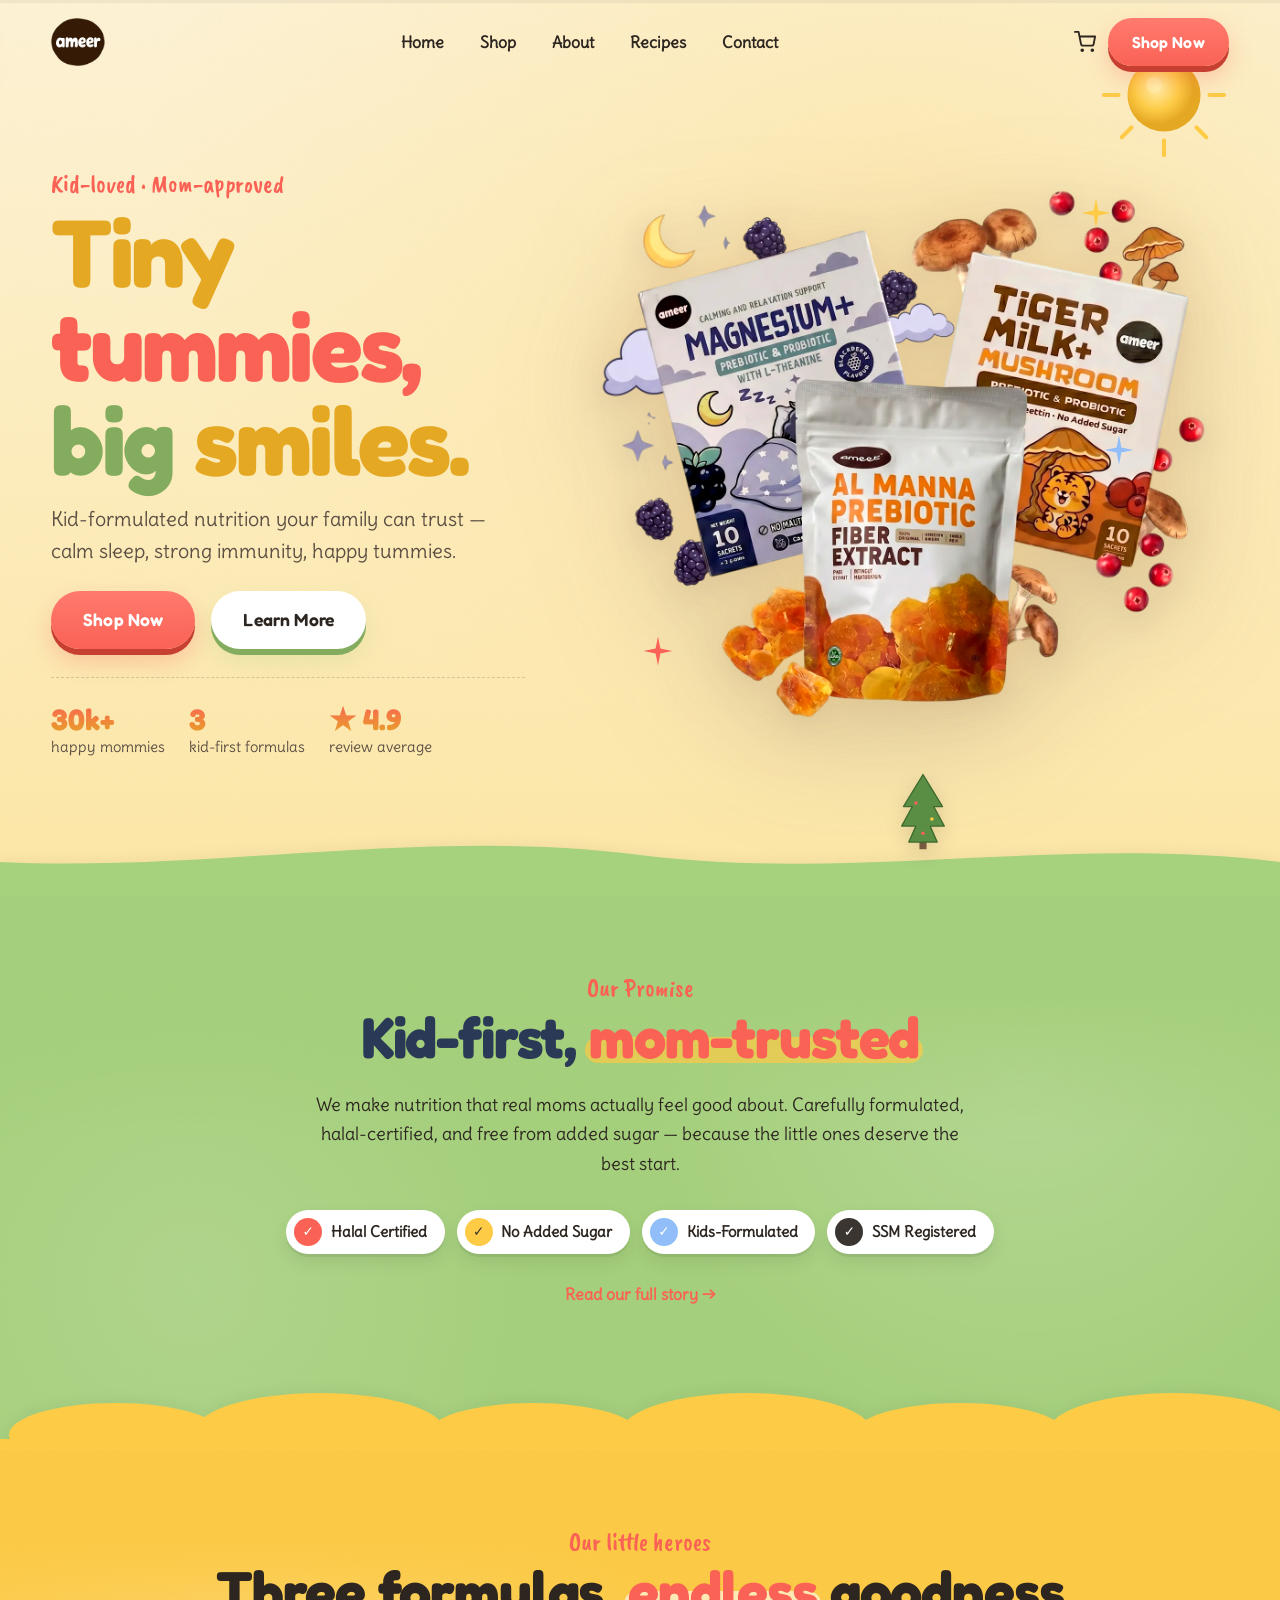
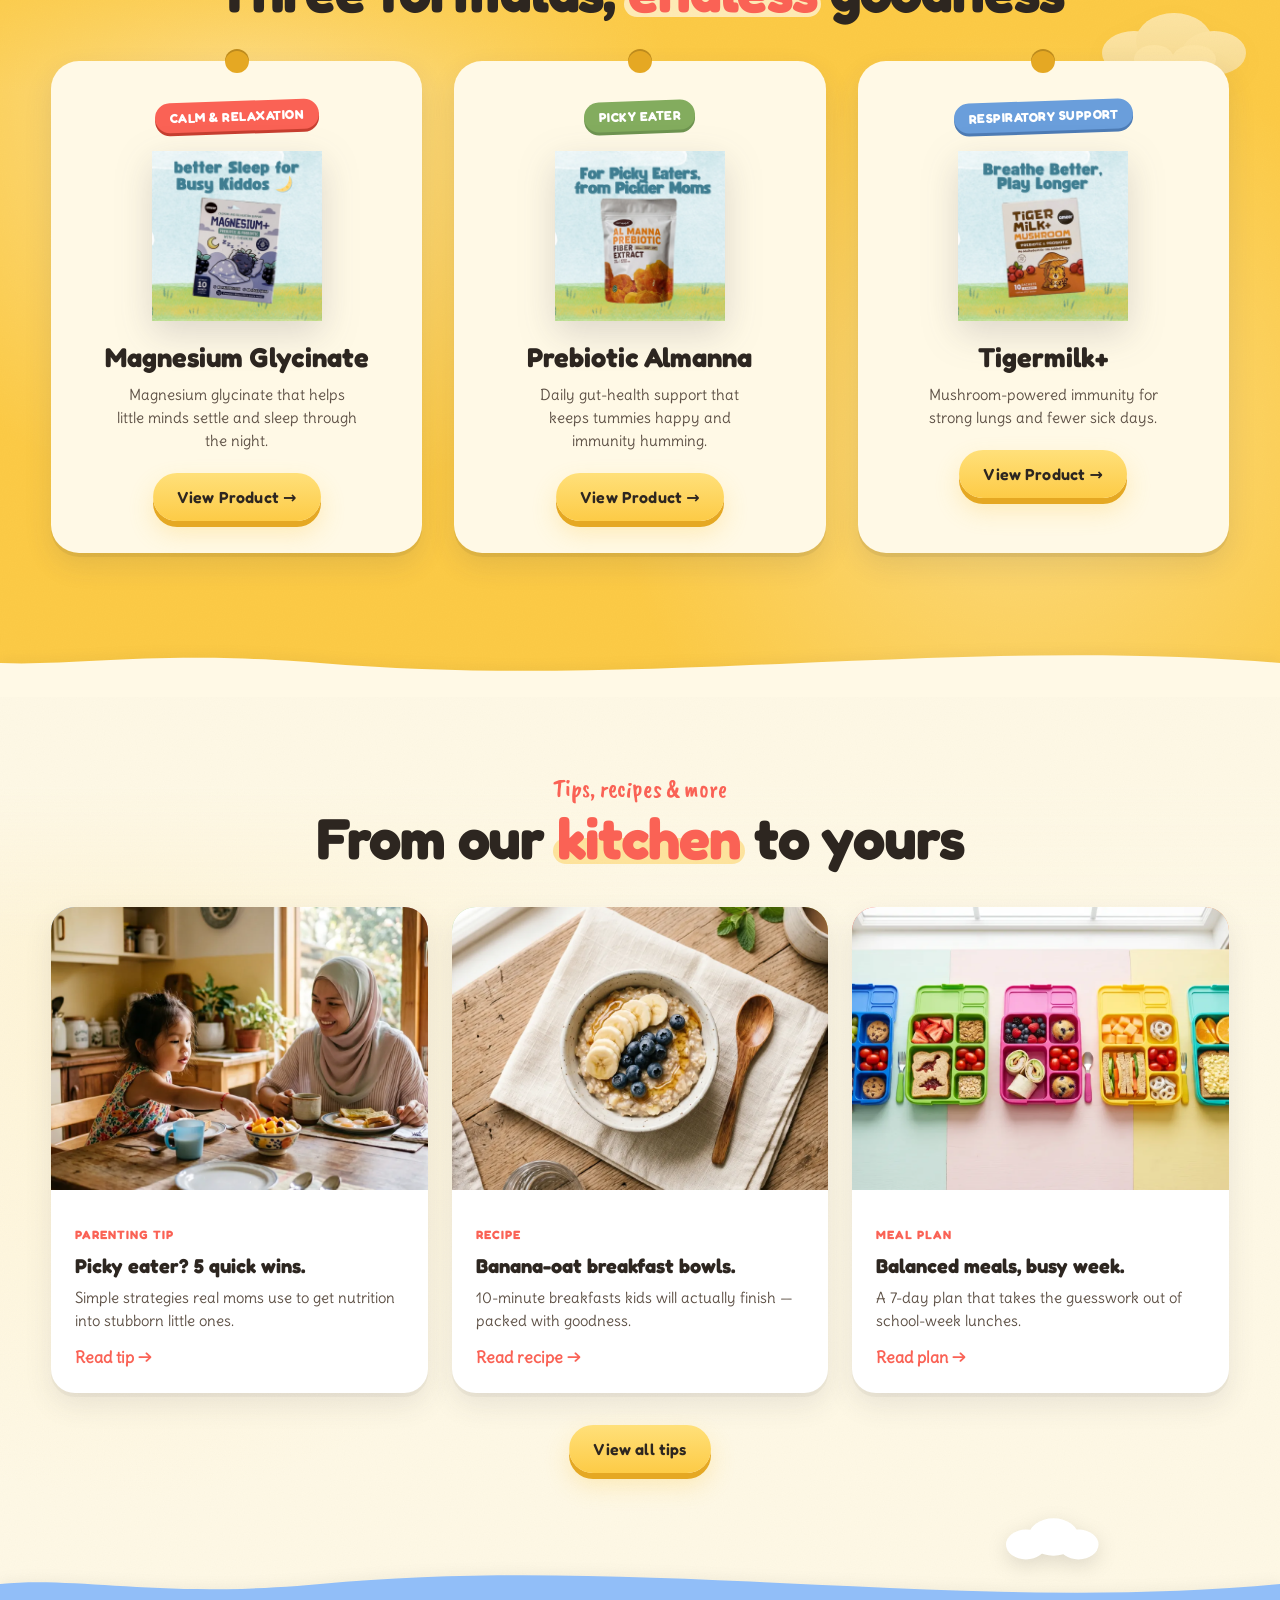
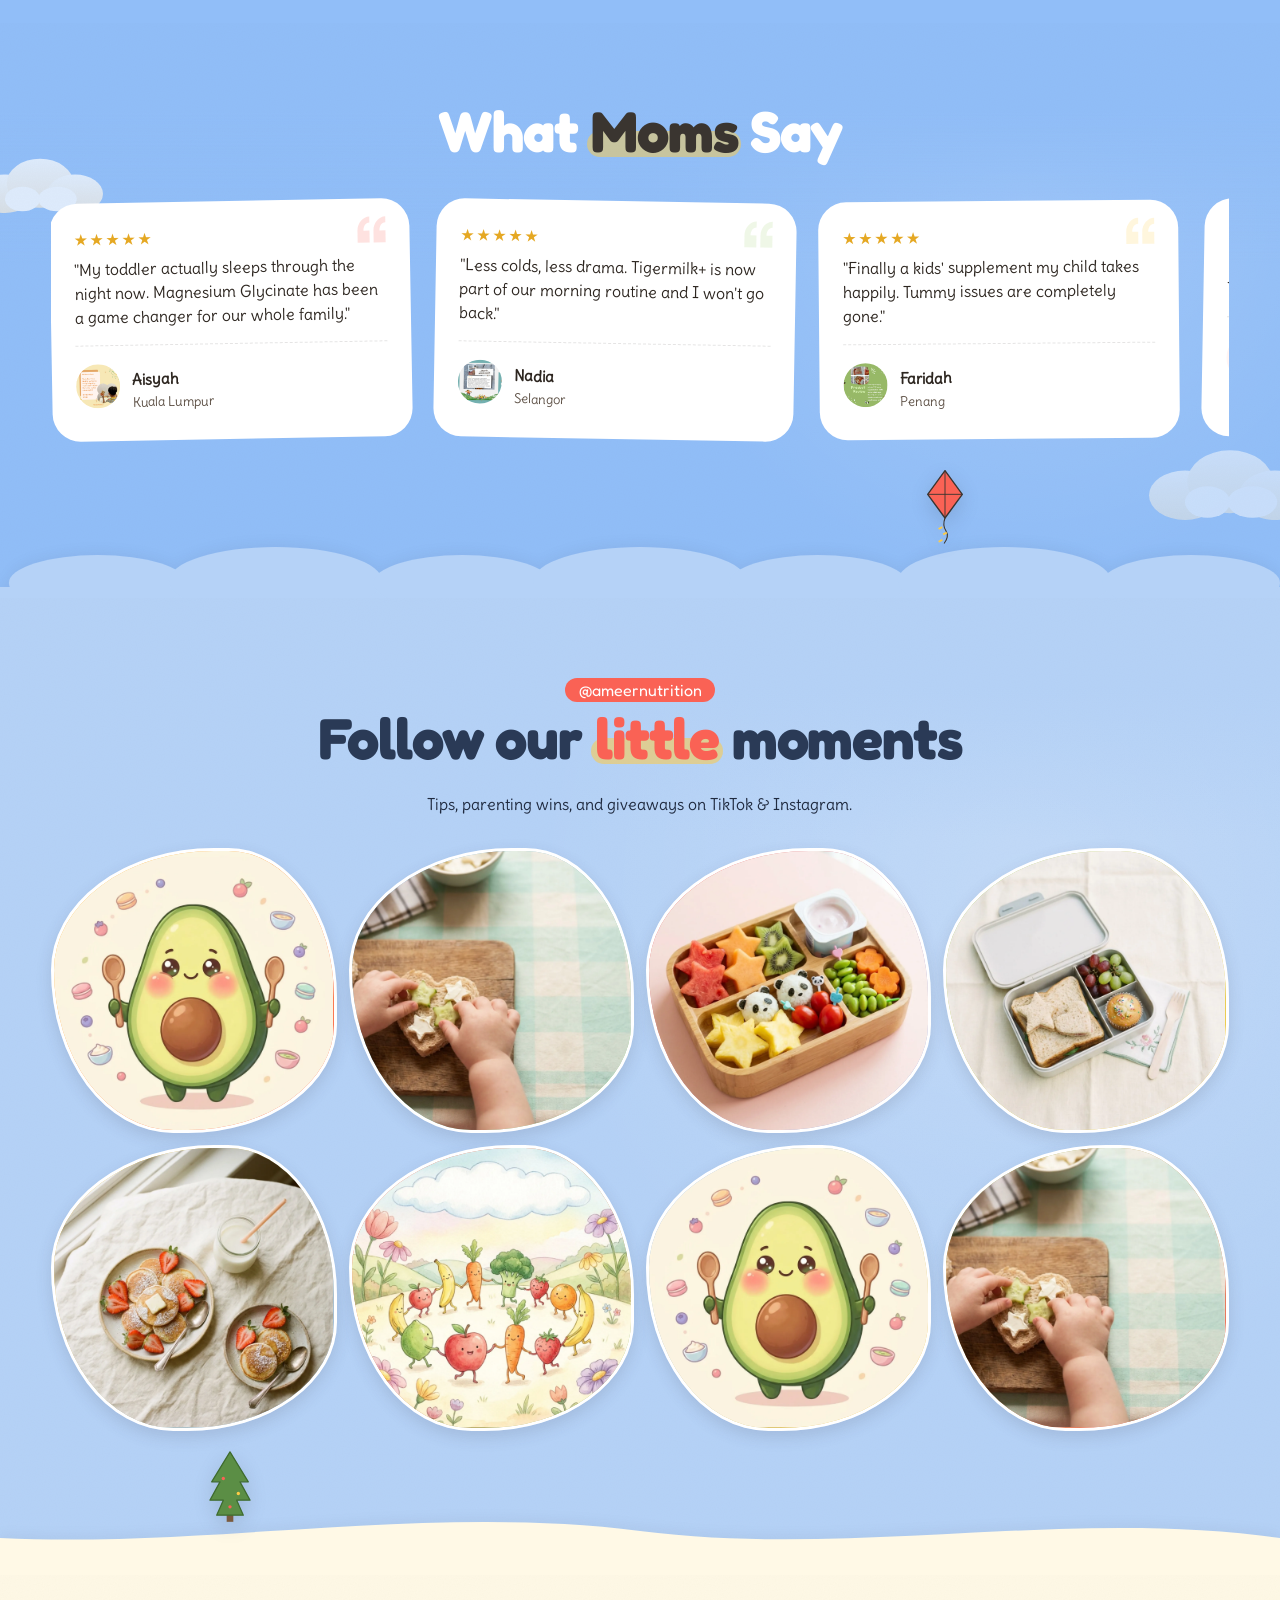
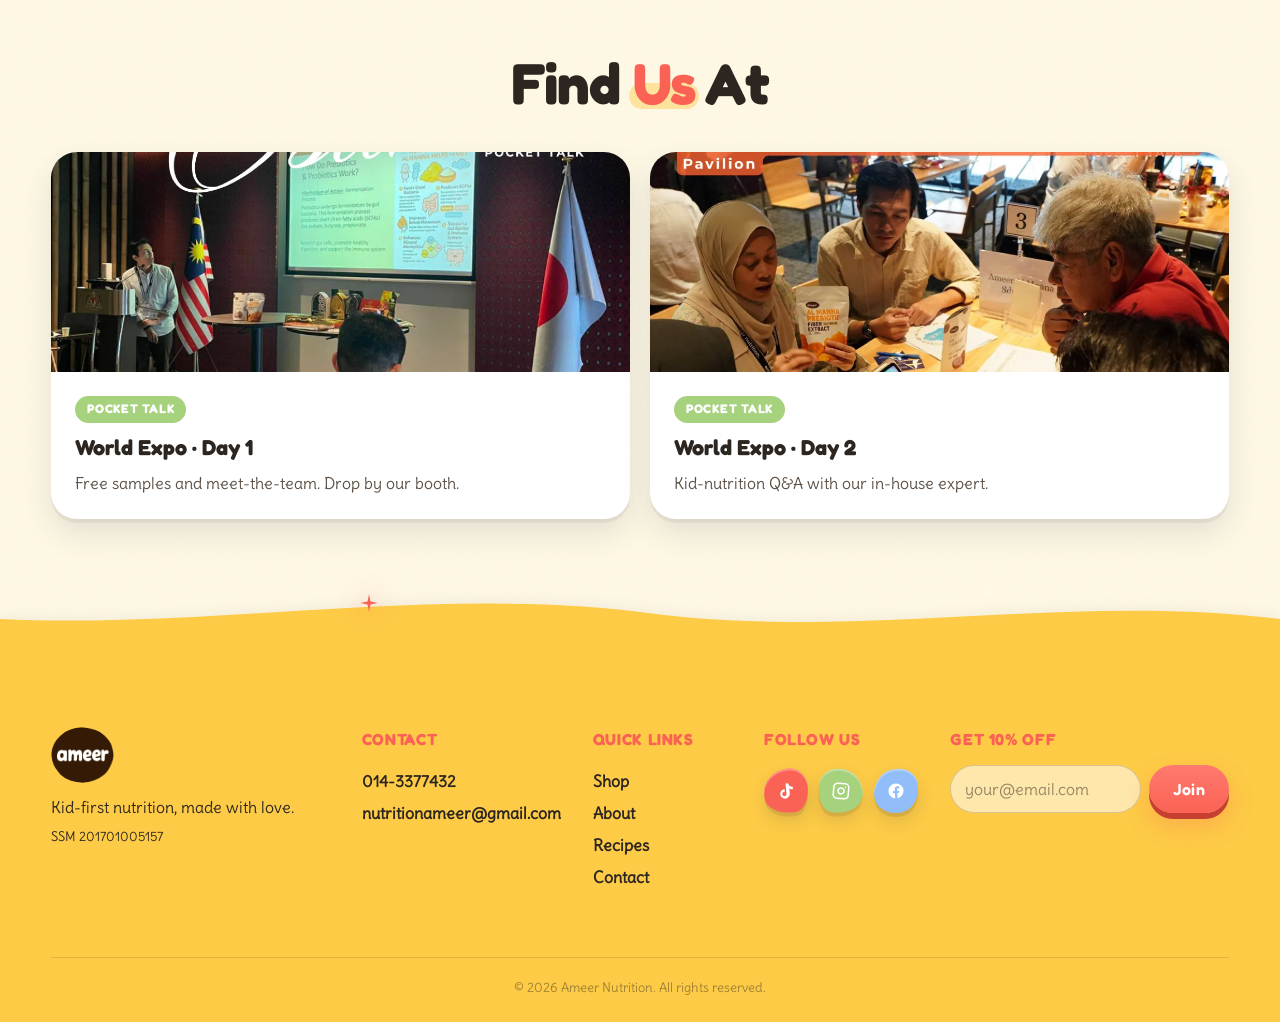
<file: index.html>
<!doctype html>
<html lang="en">
<head>
  <meta charset="utf-8" />
  <meta name="viewport" content="width=device-width, initial-scale=1" />
  <title>Ameer — Kids Nutrition (V2 · Motion)</title>
  <meta name="description" content="Ameer kids nutrition supplements — Magnesium Glycinate, Prebiotics, and Tigermilk+. Lovingly formulated for growing kids." />
  <link rel="icon" href="assets/ameer-logo.webp" />
  <link rel="preconnect" href="https://fonts.googleapis.com" />
  <link rel="preconnect" href="https://fonts.gstatic.com" crossorigin />
  <link href="https://fonts.googleapis.com/css2?family=Fredoka:wght@400;500;600;700&family=Caveat+Brush&family=Delius&display=swap" rel="stylesheet" />
  <link rel="stylesheet" href="css/base.css" />
  <link rel="stylesheet" href="css/sunny-v2.css" />
</head>
<body class="theme-sunny theme-v2">

  <!-- Scroll progress bar -->
  <div class="scroll-progress" aria-hidden="true"><div class="scroll-progress-bar" id="scrollProgressBar"></div></div>

  <!-- ============ SVG SYMBOL LIBRARY ============ -->
  <svg width="0" height="0" style="position:absolute" aria-hidden="true">
    <defs>
      <!-- balloon -->
      <symbol id="i-balloon" viewBox="0 0 80 110">
        <defs>
          <radialGradient id="balloonGrad" cx="35%" cy="30%">
            <stop offset="0%" stop-color="#FFB5A8"/>
            <stop offset="60%" stop-color="#FA6255"/>
            <stop offset="100%" stop-color="#C73F30"/>
          </radialGradient>
        </defs>
        <ellipse cx="40" cy="42" rx="32" ry="38" fill="url(#balloonGrad)"/>
        <ellipse cx="28" cy="28" rx="8" ry="12" fill="#FFE6E0" opacity="0.6"/>
        <path d="M37,78 L43,78 L40,86 Z" fill="#9D3A2F"/>
        <path d="M40,86 Q34,94 40,100 T40,108" stroke="#3A3530" stroke-width="1.5" fill="none" stroke-linecap="round"/>
      </symbol>
      <!-- cloud -->
      <symbol id="i-cloud" viewBox="0 0 160 80">
        <defs>
          <linearGradient id="cloudGrad" x1="0" y1="0" x2="0" y2="1">
            <stop offset="0%" stop-color="#ffffff"/>
            <stop offset="100%" stop-color="#F4ECDD"/>
          </linearGradient>
        </defs>
        <ellipse cx="40" cy="50" rx="32" ry="22" fill="url(#cloudGrad)"/>
        <ellipse cx="80" cy="38" rx="38" ry="28" fill="url(#cloudGrad)"/>
        <ellipse cx="120" cy="50" rx="32" ry="22" fill="url(#cloudGrad)"/>
        <ellipse cx="60" cy="56" rx="20" ry="14" fill="#ffffff"/>
        <ellipse cx="100" cy="56" rx="22" ry="14" fill="#ffffff"/>
      </symbol>
      <!-- sun -->
      <symbol id="i-sun" viewBox="0 0 160 160">
        <defs>
          <radialGradient id="sunGrad" cx="40%" cy="40%">
            <stop offset="0%" stop-color="#FFF1AE"/>
            <stop offset="60%" stop-color="#FDCB46"/>
            <stop offset="100%" stop-color="#E5A823"/>
          </radialGradient>
        </defs>
        <g stroke="#FDCB46" stroke-width="5" stroke-linecap="round">
          <line x1="80" y1="6" x2="80" y2="24"/>
          <line x1="80" y1="136" x2="80" y2="154"/>
          <line x1="6" y1="80" x2="24" y2="80"/>
          <line x1="136" y1="80" x2="154" y2="80"/>
          <line x1="28" y1="28" x2="40" y2="40"/>
          <line x1="120" y1="120" x2="132" y2="132"/>
          <line x1="132" y1="28" x2="120" y2="40"/>
          <line x1="40" y1="120" x2="28" y2="132"/>
        </g>
        <circle cx="80" cy="80" r="45" fill="url(#sunGrad)"/>
        <circle cx="68" cy="68" r="10" fill="#FFF1AE" opacity="0.55"/>
      </symbol>
      <!-- star sparkle -->
      <symbol id="i-sparkle" viewBox="0 0 30 30">
        <path d="M15,3 L17,13 L27,15 L17,17 L15,27 L13,17 L3,15 L13,13 Z" fill="currentColor"/>
      </symbol>
      <!-- quote mark -->
      <symbol id="i-quote" viewBox="0 0 40 36">
        <path d="M6,30 L6,18 C6,10 12,4 18,4 L18,10 C14,10 12,14 12,18 L18,18 L18,30 Z M22,30 L22,18 C22,10 28,4 34,4 L34,10 C30,10 28,14 28,18 L34,18 L34,30 Z" fill="currentColor" opacity="0.18"/>
      </symbol>
      <!-- pine tree -->
      <symbol id="i-tree" viewBox="0 0 60 90">
        <rect x="26" y="68" width="8" height="20" fill="#7A5A3F"/>
        <polygon points="30,4 8,40 18,40 6,62 22,62 14,80 46,80 38,62 54,62 42,40 52,40" fill="#5B8E45" stroke="#3E6B2E" stroke-width="1.5" stroke-linejoin="round"/>
        <circle cx="22" cy="36" r="2" fill="#FA6255"/>
        <circle cx="40" cy="54" r="2" fill="#FDCB46"/>
        <circle cx="30" cy="70" r="2" fill="#FA6255"/>
      </symbol>
      <!-- sail boat -->
      <symbol id="i-boat" viewBox="0 0 80 70">
        <path d="M4,46 L76,46 L66,62 L14,62 Z" fill="#FA6255" stroke="#9D3A2F" stroke-width="2" stroke-linejoin="round"/>
        <rect x="38" y="10" width="3" height="38" fill="#7A5A3F"/>
        <path d="M40,12 L40,44 L66,44 Z" fill="white" stroke="#3A3530" stroke-width="1.5" stroke-linejoin="round"/>
        <path d="M40,12 L40,38 L18,38 Z" fill="#FDCB46" stroke="#3A3530" stroke-width="1.5" stroke-linejoin="round"/>
        <circle cx="40" cy="8" r="3" fill="#FA6255"/>
      </symbol>
      <!-- bird (simple) -->
      <symbol id="i-bird" viewBox="0 0 60 28">
        <path d="M2,16 Q14,2 26,16 Q34,8 42,16 Q50,8 58,16" stroke="#2A3A56" stroke-width="3" fill="none" stroke-linecap="round" stroke-linejoin="round"/>
      </symbol>
      <!-- kite -->
      <symbol id="i-kite" viewBox="0 0 50 90">
        <polygon points="25,4 44,30 25,56 6,30" fill="#FA6255" stroke="#3A3530" stroke-width="1.5" stroke-linejoin="round"/>
        <line x1="25" y1="4" x2="25" y2="56" stroke="#3A3530" stroke-width="1"/>
        <line x1="6" y1="30" x2="44" y2="30" stroke="#3A3530" stroke-width="1"/>
        <path d="M25,56 Q22,64 26,70 T24,84" stroke="#3A3530" stroke-width="1.2" fill="none"/>
        <path d="M22,66 L18,68 M27,72 L23,74 M22,80 L18,82" stroke="#FDCB46" stroke-width="2"/>
      </symbol>
      <!-- mini cloud (compact) -->
      <symbol id="i-cloud-mini" viewBox="0 0 80 40">
        <ellipse cx="20" cy="26" rx="16" ry="12" fill="white"/>
        <ellipse cx="42" cy="20" rx="20" ry="15" fill="white"/>
        <ellipse cx="62" cy="26" rx="16" ry="12" fill="white"/>
      </symbol>
      <!-- lorry / cute delivery truck (facing right →) -->
      <symbol id="i-lorry" viewBox="0 0 160 80">
        <!-- ground shadow -->
        <ellipse cx="80" cy="72" rx="68" ry="4.5" fill="rgba(45,38,32,0.12)"/>
        <!-- === exhaust / rear details === -->
        <rect x="6" y="52" width="6" height="5" rx="2.5" fill="#5C4F44"/>
        <rect x="4" y="56" width="10" height="3" rx="1.5" fill="#3A3530"/>
        <!-- tail light -->
        <rect x="10" y="36" width="5" height="7" rx="2.5" fill="#C73F30"/>
        <!-- === rear bumper === -->
        <rect x="8" y="54" width="12" height="6" rx="3" fill="#2D2620"/>
        <!-- === cargo body === -->
        <rect x="14" y="16" width="76" height="42" rx="8" fill="#FA6255"/>
        <!-- cargo highlight (top edge) -->
        <rect x="16" y="18" width="72" height="3" rx="1.5" fill="rgba(255,255,255,0.2)"/>
        <!-- cargo rib lines -->
        <line x1="32" y1="20" x2="32" y2="54" stroke="rgba(0,0,0,0.06)" stroke-width="1.5"/>
        <line x1="52" y1="20" x2="52" y2="54" stroke="rgba(0,0,0,0.06)" stroke-width="1.5"/>
        <line x1="72" y1="20" x2="72" y2="54" stroke="rgba(0,0,0,0.06)" stroke-width="1.5"/>
        <!-- cargo side windows (rounded) -->
        <rect x="18" y="22" width="12" height="12" rx="4" fill="#FFF9E6" opacity="0.9"/>
        <rect x="34" y="22" width="15" height="12" rx="4" fill="#FFF9E6" opacity="0.9"/>
        <rect x="53" y="22" width="15" height="12" rx="4" fill="#FFF9E6" opacity="0.9"/>
        <!-- window reflections -->
        <line x1="20" y1="24" x2="20" y2="32" stroke="white" stroke-width="1.5" opacity="0.4"/>
        <line x1="37" y1="24" x2="37" y2="32" stroke="white" stroke-width="1.5" opacity="0.4"/>
        <line x1="56" y1="24" x2="56" y2="32" stroke="white" stroke-width="1.5" opacity="0.4"/>
        <!-- brand stripe / belt line -->
        <rect x="14" y="40" width="76" height="6" fill="#FDCB46"/>
        <!-- brand stripe highlight -->
        <rect x="14" y="40" width="76" height="2" fill="rgba(255,255,255,0.35)"/>
        <!-- === cab (front section, facing right) === -->
        <path d="M78,56 L78,24 Q78,10 92,10 L128,10 L142,18 L142,56 Z" fill="#91BEF8"/>
        <!-- cab highlight -->
        <path d="M80,56 L80,24 Q80,13 92,13 L126,13 L138,19 L138,56" fill="none" stroke="rgba(255,255,255,0.25)" stroke-width="2"/>
        <!-- cab roof dome -->
        <rect x="94" y="14" width="38" height="10" rx="6" fill="#6A9EDB"/>
        <!-- cab roof highlight -->
        <rect x="98" y="16" width="30" height="3" rx="1.5" fill="rgba(255,255,255,0.3)"/>
        <!-- windshield -->
        <path d="M112,20 L128,20 L128,34 Q118,30 112,34 Z" fill="#FFF9E6" opacity="0.95"/>
        <!-- windshield reflection -->
        <line x1="116" y1="22" x2="116" y2="31" stroke="white" stroke-width="1.5"/>
        <!-- side window -->
        <rect x="94" y="20" width="14" height="16" rx="5" fill="#FFF9E6" opacity="0.9"/>
        <line x1="98" y1="22" x2="98" y2="34" stroke="white" stroke-width="1.5" opacity="0.4"/>
        <!-- door handle -->
        <rect x="96" y="44" width="8" height="2.5" rx="1.2" fill="rgba(255,255,255,0.6)"/>
        <!-- door line -->
        <line x1="110" y1="28" x2="110" y2="56" stroke="#5A9ECB" stroke-width="1.5"/>
        <!-- === front details === -->
        <!-- front grille -->
        <rect x="138" y="30" width="5" height="18" rx="2.5" fill="#2D2620"/>
        <line x1="139" y1="34" x2="142" y2="34" stroke="#5C4F44" stroke-width="0.8"/>
        <line x1="139" y1="38" x2="142" y2="38" stroke="#5C4F44" stroke-width="0.8"/>
        <line x1="139" y1="42" x2="142" y2="42" stroke="#5C4F44" stroke-width="0.8"/>
        <!-- front bumper -->
        <rect x="132" y="50" width="12" height="8" rx="4" fill="#2D2620"/>
        <!-- headlight -->
        <circle cx="140" cy="44" r="5" fill="#FDCB46"/>
        <circle cx="140" cy="44" r="2.5" fill="#FFF9E6"/>
        <!-- turn signal -->
        <rect x="134" y="32" width="3" height="5" rx="1.5" fill="#FDCB46"/>
        <!-- === wheels with hubcaps === -->
        <!-- rear wheel -->
        <circle cx="44" cy="60" r="10" fill="#2D2620"/>
        <circle cx="44" cy="60" r="7" fill="#3A3530"/>
        <circle cx="44" cy="60" r="4.5" fill="#FFF9E6"/>
        <circle cx="44" cy="60" r="2" fill="#5C4F44"/>
        <!-- middle wheel -->
        <circle cx="90" cy="60" r="10" fill="#2D2620"/>
        <circle cx="90" cy="60" r="7" fill="#3A3530"/>
        <circle cx="90" cy="60" r="4.5" fill="#FFF9E6"/>
        <circle cx="90" cy="60" r="2" fill="#5C4F44"/>
        <!-- front wheel -->
        <circle cx="126" cy="60" r="10" fill="#2D2620"/>
        <circle cx="126" cy="60" r="7" fill="#3A3530"/>
        <circle cx="126" cy="60" r="4.5" fill="#FFF9E6"/>
        <circle cx="126" cy="60" r="2" fill="#5C4F44"/>
        <!-- === side mirror === -->
        <rect x="130" y="20" width="6" height="5" rx="2" fill="#5C4F44"/>
        <line x1="130" y1="22" x2="124" y2="22" stroke="#5C4F44" stroke-width="2"/>
        <!-- === little flag / antenna === -->
        <line x1="100" y1="12" x2="100" y2="2" stroke="#2D2620" stroke-width="1.5"/>
        <polygon points="100,2 110,5 100,8" fill="#FA6255"/>
      </symbol>
    </defs>
  </svg>

  <header class="site-header" id="siteHeader">
    <div class="container header-inner">
      <a href="#" class="brand">
        <img src="assets/ameer-logo.webp" alt="Ameer logo" class="brand-logo" />
      </a>
      <nav class="site-nav" id="primaryNav" aria-label="Primary">
        <a href="#home">Home</a>
        <a href="#shop">Shop</a>
        <a href="#about">About</a>
        <a href="#recipes">Recipes</a>
        <a href="#contact">Contact</a>
      </nav>
      <div class="header-actions">
        <button class="icon-btn" aria-label="Cart">
          <svg width="22" height="22" viewBox="0 0 24 24" fill="none" stroke="currentColor" stroke-width="2" stroke-linecap="round" stroke-linejoin="round"><circle cx="9" cy="21" r="1"/><circle cx="20" cy="21" r="1"/><path d="M1 1h4l2.7 13.4a2 2 0 0 0 2 1.6h9.7a2 2 0 0 0 2-1.6L23 6H6"/></svg>
        </button>
        <a href="#shop" class="btn btn-primary">Shop Now</a>
        <button class="menu-toggle" type="button" aria-controls="primaryNav" aria-expanded="false" aria-label="Open menu">
          <span class="menu-toggle-bar" aria-hidden="true"></span>
          <span class="menu-toggle-bar" aria-hidden="true"></span>
          <span class="menu-toggle-bar" aria-hidden="true"></span>
        </button>
      </div>
    </div>
  </header>

  <main>
    <!-- ============ HERO ============ -->
    <section class="hero" id="home" aria-labelledby="heroTitle">
      <div class="hero-bg" aria-hidden="true">
        <svg class="hero-sun" viewBox="0 0 160 160" data-parallax="0.25"><use href="#i-sun"/></svg>
        <svg class="hero-cloud hero-cloud-1" viewBox="0 0 160 80" data-parallax="0.15"><use href="#i-cloud"/></svg>
        <svg class="hero-cloud hero-cloud-2" viewBox="0 0 160 80" data-parallax="0.1"><use href="#i-cloud"/></svg>
        <svg class="hero-cloud hero-cloud-3" viewBox="0 0 160 80" data-parallax="0.2"><use href="#i-cloud"/></svg>
        <svg class="hero-balloon" viewBox="0 0 80 110" data-parallax="0.4"><use href="#i-balloon"/></svg>
      </div>
      <div class="container hero-inner">
        <div class="hero-copy">
          <span class="eyebrow" data-anim="reveal-up">Kid-loved · Mom-approved</span>
          <h1 id="heroTitle" class="hero-title" data-anim="word-reveal">
            <span>Tiny</span> <span>tummies,</span><br/>
            <span>big</span> <span>smiles.</span>
          </h1>
          <p class="hero-sub" data-anim="reveal-up" data-anim-delay="500">Kid-formulated nutrition your family can trust — calm sleep, strong immunity, happy tummies.</p>
          <div class="hero-cta" data-anim="reveal-up" data-anim-delay="700">
            <a href="#shop" class="btn btn-primary btn-large">Shop Now</a>
            <a href="#about" class="btn btn-ghost btn-large">Learn More</a>
          </div>
          <ul class="hero-stats" role="list" data-anim="reveal-up" data-anim-delay="900">
            <li><strong data-count="30000" data-count-suffix="k+">0</strong> happy mommies</li>
            <li><strong data-count="3">0</strong> kid-first formulas</li>
            <li><strong data-count="49" data-count-prefix="★ " data-count-divide="10">★ 0.0</strong> review average</li>
          </ul>
        </div>
        <div class="hero-visual" data-anim="pop-in" data-anim-delay="400">
          <div class="cloud-frame">
            <img src="assets/hero-visual.webp" alt="Ameer products: Magnesium+, Al Manna Prebiotic, and Tigermilk+" class="hero-product-shot" />
            <svg class="cloud-frame-spark spark-1" viewBox="0 0 30 30" style="color:#FDCB46"><use href="#i-sparkle"/></svg>
            <svg class="cloud-frame-spark spark-2" viewBox="0 0 30 30" style="color:#FA6255"><use href="#i-sparkle"/></svg>
            <svg class="cloud-frame-spark spark-3" viewBox="0 0 30 30" style="color:#91BEF8"><use href="#i-sparkle"/></svg>
          </div>
        </div>
      </div>
      <!-- Hero bottom divider — green hills rising up (matches About color) -->
      <div class="divider divider-bottom" aria-hidden="true">
        <svg class="divider-shape" viewBox="0 0 1440 90" preserveAspectRatio="none">
          <path d="M0,90 L1440,90 L1440,55 C1200,28 960,75 720,48 C480,20 240,65 0,55 Z" fill="#A6D17D"/>
        </svg>
        <svg class="divider-deco divider-tree" viewBox="0 0 60 90"><use href="#i-tree"/></svg>
      </div>
    </section>

    <!-- ============ ABOUT ============ -->
    <section class="about reveal" id="about" aria-labelledby="aboutTitle">
      <div class="container about-inner">
        <span class="eyebrow" data-anim="reveal-up">Our Promise</span>
        <h2 id="aboutTitle" class="section-title" data-anim="word-reveal">Kid-first, <span>mom-trusted</span></h2>
        <p class="about-lead" data-anim="reveal-up" data-anim-delay="300">We make nutrition that real moms actually feel good about. Carefully formulated, halal-certified, and free from added sugar — because the little ones deserve the best start.</p>
        <ul class="badge-row" role="list" data-anim="stagger-up">
          <li class="badge"><span class="badge-ico" style="background:#FA6255;color:white">✓</span>Halal Certified</li>
          <li class="badge"><span class="badge-ico" style="background:#FDCB46;color:#3A3530">✓</span>No Added Sugar</li>
          <li class="badge"><span class="badge-ico" style="background:#91BEF8;color:white">✓</span>Kids-Formulated</li>
          <li class="badge"><span class="badge-ico" style="background:#3A3530;color:white">✓</span>SSM Registered</li>
        </ul>
        <a href="#story" class="link-arrow" data-anim="reveal-up" data-anim-delay="600">Read our full story →</a>
      </div>
      <!-- About bottom divider — yellow cloud puffs rising up (matches Products color) -->
      <div class="divider divider-bottom" aria-hidden="true">
        <svg class="divider-shape" viewBox="0 0 1440 90" preserveAspectRatio="none">
          <g fill="#FDCB46">
            <rect x="0" y="78" width="1440" height="12"/>
            <ellipse cx="130" cy="74" rx="120" ry="32"/>
            <ellipse cx="360" cy="70" rx="140" ry="38"/>
            <ellipse cx="600" cy="74" rx="120" ry="32"/>
            <ellipse cx="840" cy="70" rx="140" ry="38"/>
            <ellipse cx="1080" cy="74" rx="120" ry="32"/>
            <ellipse cx="1320" cy="70" rx="140" ry="38"/>
          </g>
        </svg>
      </div>
    </section>

    <!-- ============ PRODUCTS ============ -->
    <section class="products reveal" id="shop" aria-labelledby="productsTitle">
      <svg class="products-deco products-deco-cloud" viewBox="0 0 160 80" aria-hidden="true" style="opacity:0.5"><use href="#i-cloud"/></svg>
      <div class="container">
        <span class="eyebrow" data-anim="reveal-up">Our little heroes</span>
        <h2 id="productsTitle" class="section-title" data-anim="word-reveal">Three formulas, <span>endless</span> goodness</h2>
        <div class="product-grid" data-anim="stagger-scale">
          <article class="product-card">
            <span class="product-tag">Calm &amp; Relaxation</span>
            <img src="assets/products/mag-plus.webp" alt="Magnesium Glycinate Magnesium Glycinate" class="product-img" />
            <h3 class="product-name">Magnesium Glycinate</h3>
            <p class="product-benefit">Magnesium glycinate that helps little minds settle and sleep through the night.</p>
            <a href="produk.html" class="btn btn-secondary">View Product →</a>
          </article>
          <article class="product-card">
            <span class="product-tag">Picky Eater</span>
            <img src="assets/products/prebiotics.webp" alt="Ameer Prebiotic Almanna" class="product-img" />
            <h3 class="product-name">Prebiotic Almanna</h3>
            <p class="product-benefit">Daily gut-health support that keeps tummies happy and immunity humming.</p>
            <a href="prebiotics.html" class="btn btn-secondary">View Product →</a>
          </article>
          <article class="product-card">
            <span class="product-tag">Respiratory Support</span>
            <img src="assets/products/tigermilk-plus.webp" alt="Tigermilk+ mushroom blend" class="product-img" />
            <h3 class="product-name">Tigermilk+</h3>
            <p class="product-benefit">Mushroom-powered immunity for strong lungs and fewer sick days.</p>
            <a href="tigermilk.html" class="btn btn-secondary">View Product →</a>
          </article>
        </div>
      </div>
      <!-- Products bottom divider — cream wave rising up (matches Tips color) -->
      <div class="divider divider-bottom" aria-hidden="true">
        <svg class="divider-shape" viewBox="0 0 1440 90" preserveAspectRatio="none">
          <path d="M0,90 L1440,90 L1440,55 C1080,28 720,82 360,55 C180,42 90,58 0,55 Z" fill="#FFF9E6"/>
        </svg>
        <svg class="divider-deco divider-boat" viewBox="0 0 80 70"><use href="#i-boat"/></svg>
      </div>
    </section>

    <!-- ============ TIPS ============ -->
    <section class="tips reveal" id="recipes" aria-labelledby="tipsTitle">
      <div class="container">
        <span class="eyebrow" data-anim="reveal-up">Tips, recipes &amp; more</span>
        <h2 id="tipsTitle" class="section-title" data-anim="word-reveal">From our <span>kitchen</span> to yours</h2>
        <div class="tip-grid" data-anim="stagger-up">
          <article class="tip-card">
            <div class="tip-img tip-img-1" role="img" aria-label="Parenting tip">
              <img src="assets/blog/tip-1.webp" alt="" class="tip-photo" />
            </div>
            <span class="tip-tag">Parenting tip</span>
            <h3>Picky eater? 5 quick wins.</h3>
            <p>Simple strategies real moms use to get nutrition into stubborn little ones.</p>
            <a href="article-picky-eater.html" class="link-arrow">Read tip →</a>
          </article>
          <article class="tip-card">
            <div class="tip-img tip-img-2" role="img" aria-label="Kid-friendly recipe">
              <img src="assets/blog/tip-2.webp" alt="" class="tip-photo" />
            </div>
            <span class="tip-tag">Recipe</span>
            <h3>Banana-oat breakfast bowls.</h3>
            <p>10-minute breakfasts kids will actually finish — packed with goodness.</p>
            <a href="article-banana-oat-bowls.html" class="link-arrow">Read recipe →</a>
          </article>
          <article class="tip-card">
            <div class="tip-img tip-img-3" role="img" aria-label="Weekly meal plan">
              <img src="assets/blog/tip-3.webp" alt="" class="tip-photo" />
            </div>
            <span class="tip-tag">Meal plan</span>
            <h3>Balanced meals, busy week.</h3>
            <p>A 7-day plan that takes the guesswork out of school-week lunches.</p>
            <a href="article-meal-plan.html" class="link-arrow">Read plan →</a>
          </article>
        </div>
        <div class="center-cta">
          <a href="article-picky-eater.html" class="btn btn-secondary">View all tips</a>
        </div>
      </div>
      <!-- Tips bottom divider — river blue wave rising up (matches Feedback color) -->
      <div class="divider divider-bottom" aria-hidden="true">
        <svg class="divider-shape" viewBox="0 0 1440 90" preserveAspectRatio="none">
          <path d="M0,90 L1440,90 L1440,50 C1080,80 720,20 360,50 C180,65 90,42 0,50 Z" fill="#91BEF8"/>
        </svg>
        <svg class="divider-deco divider-cloud-mini" viewBox="0 0 80 40"><use href="#i-cloud-mini"/></svg>
      </div>
    </section>

    <!-- ============ FEEDBACK ============ -->
    <section class="feedback reveal" aria-labelledby="feedbackTitle">
      <svg class="feedback-deco feedback-deco-cloud-1" viewBox="0 0 160 80" aria-hidden="true"><use href="#i-cloud"/></svg>
      <svg class="feedback-deco feedback-deco-cloud-2" viewBox="0 0 160 80" aria-hidden="true"><use href="#i-cloud"/></svg>
      <div class="container">
        <h2 id="feedbackTitle" class="section-title" data-anim="word-reveal">What <span style="color:#3A3530">Moms</span> Say</h2>
        <div class="slider" data-slider>
          <button class="slider-arrow slider-arrow-prev" data-prev aria-label="Previous">
            <svg width="20" height="20" viewBox="0 0 24 24" fill="none" stroke="currentColor" stroke-width="3" stroke-linecap="round" stroke-linejoin="round"><polyline points="15 18 9 12 15 6"/></svg>
          </button>
          <ul class="slider-track" data-track role="list">
            <li class="testimonial">
              <svg class="quote-mark" viewBox="0 0 40 36" aria-hidden="true" style="color:#FA6255"><use href="#i-quote"/></svg>
              <div class="stars" aria-label="5 stars">★★★★★</div>
              <p>"My toddler actually sleeps through the night now. Magnesium Glycinate has been a game changer for our whole family."</p>
              <div class="who">
                <img src="assets/feedback/feedback-1.webp" alt="Aisyah" />
                <div>
                  <cite>Aisyah</cite>
                  <small>Kuala Lumpur</small>
                </div>
              </div>
            </li>
            <li class="testimonial">
              <svg class="quote-mark" viewBox="0 0 40 36" aria-hidden="true" style="color:#A6D17D"><use href="#i-quote"/></svg>
              <div class="stars" aria-label="5 stars">★★★★★</div>
              <p>"Less colds, less drama. Tigermilk+ is now part of our morning routine and I won't go back."</p>
              <div class="who">
                <img src="assets/feedback/feedback-2.webp" alt="Nadia" />
                <div>
                  <cite>Nadia</cite>
                  <small>Selangor</small>
                </div>
              </div>
            </li>
            <li class="testimonial">
              <svg class="quote-mark" viewBox="0 0 40 36" aria-hidden="true" style="color:#FDCB46"><use href="#i-quote"/></svg>
              <div class="stars" aria-label="5 stars">★★★★★</div>
              <p>"Finally a kids' supplement my child takes happily. Tummy issues are completely gone."</p>
              <div class="who">
                <img src="assets/feedback/feedback-3.webp" alt="Faridah" />
                <div>
                  <cite>Faridah</cite>
                  <small>Penang</small>
                </div>
              </div>
            </li>
            <li class="testimonial">
              <svg class="quote-mark" viewBox="0 0 40 36" aria-hidden="true" style="color:#91BEF8"><use href="#i-quote"/></svg>
              <div class="stars" aria-label="5 stars">★★★★★</div>
              <p>"Halal-certified and clean ingredients. That's all this mom needed to know."</p>
              <div class="who">
                <img src="assets/feedback/feedback-4.webp" alt="Hana" />
                <div>
                  <cite>Hana</cite>
                  <small>Johor</small>
                </div>
              </div>
            </li>
            <li class="testimonial">
              <svg class="quote-mark" viewBox="0 0 40 36" aria-hidden="true" style="color:#FA6255"><use href="#i-quote"/></svg>
              <div class="stars" aria-label="5 stars">★★★★★</div>
              <p>"My boys love the taste. I love the science behind it. Win-win for everyone."</p>
              <div class="who">
                <img src="assets/feedback/feedback-5.webp" alt="Sarah" />
                <div>
                  <cite>Sarah</cite>
                  <small>Putrajaya</small>
                </div>
              </div>
            </li>
          </ul>
          <button class="slider-arrow slider-arrow-next" data-next aria-label="Next">
            <svg width="20" height="20" viewBox="0 0 24 24" fill="none" stroke="currentColor" stroke-width="3" stroke-linecap="round" stroke-linejoin="round"><polyline points="9 18 15 12 9 6"/></svg>
          </button>
          <div class="slider-dots" data-dots aria-hidden="true"></div>
        </div>
      </div>
      <!-- Feedback bottom divider — sky blue cloud puffs rising up (matches Social color) -->
      <div class="divider divider-bottom" aria-hidden="true">
        <svg class="divider-shape" viewBox="0 0 1440 90" preserveAspectRatio="none">
          <g fill="#B5D2F7">
            <rect x="0" y="78" width="1440" height="12"/>
            <ellipse cx="110" cy="74" rx="100" ry="28"/>
            <ellipse cx="310" cy="72" rx="120" ry="34"/>
            <ellipse cx="520" cy="74" rx="100" ry="28"/>
            <ellipse cx="720" cy="72" rx="120" ry="34"/>
            <ellipse cx="920" cy="74" rx="100" ry="28"/>
            <ellipse cx="1130" cy="72" rx="120" ry="34"/>
            <ellipse cx="1340" cy="74" rx="100" ry="28"/>
          </g>
        </svg>
        <svg class="divider-deco divider-kite" viewBox="0 0 50 90"><use href="#i-kite"/></svg>
      </div>
    </section>

    <!-- ============ SOCIAL ============ -->
    <section class="social reveal" aria-labelledby="socialTitle">
      <div class="container">
        <span class="eyebrow" data-anim="reveal-up">@ameernutrition</span>
        <h2 id="socialTitle" class="section-title" data-anim="word-reveal">Follow our <span>little</span> moments</h2>
        <p class="social-sub" data-anim="reveal-up" data-anim-delay="300">Tips, parenting wins, and giveaways on TikTok &amp; Instagram.</p>
        <div class="social-grid" data-anim="stagger-scale">
          <a href="#" class="social-tile social-tile-1" aria-label="Latest post 1"><img src="assets/blog/social-1.webp" alt="" class="social-photo" /></a>
          <a href="#" class="social-tile social-tile-2" aria-label="Latest post 2"><img src="assets/blog/social-2.webp" alt="" class="social-photo" /></a>
          <a href="#" class="social-tile social-tile-3" aria-label="Latest post 3"><img src="assets/blog/social-3.webp" alt="" class="social-photo" /></a>
          <a href="#" class="social-tile social-tile-4" aria-label="Latest post 4"><img src="assets/blog/social-4.webp" alt="" class="social-photo" /></a>
          <a href="#" class="social-tile social-tile-5" aria-label="Latest post 5"><img src="assets/blog/social-5.webp" alt="" class="social-photo" /></a>
          <a href="#" class="social-tile social-tile-6" aria-label="Latest post 6"><img src="assets/blog/social-6.webp" alt="" class="social-photo" /></a>
          <a href="#" class="social-tile social-tile-7" aria-label="Latest post 7"><img src="assets/blog/social-1.webp" alt="" class="social-photo" /></a>
          <a href="#" class="social-tile social-tile-8" aria-label="Latest post 8"><img src="assets/blog/social-2.webp" alt="" class="social-photo" /></a>
        </div>
      </div>
      <!-- Social bottom divider — cream rolling hill rising up (matches Events color) -->
      <div class="divider divider-bottom" aria-hidden="true">
        <svg class="divider-shape" viewBox="0 0 1440 90" preserveAspectRatio="none">
          <path d="M0,90 L1440,90 L1440,52 C1200,22 960,72 720,45 C480,18 240,62 0,52 Z" fill="#FFF9E6"/>
        </svg>
        <svg class="divider-deco divider-tree-2" viewBox="0 0 60 90"><use href="#i-tree"/></svg>
      </div>
    </section>

    <!-- ============ EVENTS ============ -->
    <section class="events reveal" aria-labelledby="eventsTitle">
      <div class="container">
        <h2 id="eventsTitle" class="section-title" data-anim="word-reveal">Find <span>Us</span> At</h2>
        <div class="event-grid" data-anim="stagger-up">
          <a href="#" class="event-card">
            <div class="event-img"><img src="assets/event/expo-1.webp" alt="World Expo event day 1" /></div>
            <div class="event-body">
              <span class="event-tag">Pocket Talk</span>
              <h3>World Expo · Day 1</h3>
              <p>Free samples and meet-the-team. Drop by our booth.</p>
            </div>
          </a>
          <a href="#" class="event-card">
            <div class="event-img"><img src="assets/event/expo-2.webp" alt="World Expo event day 2" /></div>
            <div class="event-body">
              <span class="event-tag">Pocket Talk</span>
              <h3>World Expo · Day 2</h3>
              <p>Kid-nutrition Q&amp;A with our in-house expert.</p>
            </div>
          </a>
        </div>
      </div>
      <!-- Events bottom divider — solid yellow hill rising up (matches yellow Footer) -->
      <svg class="divider-lorry" viewBox="0 0 160 80" aria-hidden="true"><use href="#i-lorry"/></svg>
      <div class="divider divider-bottom" aria-hidden="true">
        <svg class="divider-shape" viewBox="0 0 1440 90" preserveAspectRatio="none">
          <path d="M0,90 L1440,90 L1440,45 C1200,18 960,68 720,38 C480,12 240,55 0,45 Z" fill="#FDCB46"/>
        </svg>
        <svg class="divider-deco divider-spark-1" viewBox="0 0 30 30" style="color:#FA6255"><use href="#i-sparkle"/></svg>
        <svg class="divider-deco divider-spark-2" viewBox="0 0 30 30" style="color:#FFF9E6"><use href="#i-sparkle"/></svg>
      </div>
    </section>
  </main>

  <footer class="site-footer" id="contact">
    <div class="container footer-inner">
      <div class="footer-brand">
        <img src="assets/ameer-logo.webp" alt="Ameer" />
        <p>Kid-first nutrition, made with love.</p>
        <p class="ssm">SSM 201701005157</p>
      </div>
      <div class="footer-col">
        <h4>Contact</h4>
        <p><a href="tel:0143377432">014-3377432</a></p>
        <p><a href="mailto:nutritionameer@gmail.com">nutritionameer@gmail.com</a></p>
      </div>
      <div class="footer-col">
        <h4>Quick Links</h4>
        <a href="#shop">Shop</a>
        <a href="#about">About</a>
        <a href="#recipes">Recipes</a>
        <a href="#contact">Contact</a>
      </div>
      <div class="footer-col">
        <h4>Follow Us</h4>
        <div class="social-icons">
          <a href="#" class="soc" aria-label="TikTok">
            <svg width="18" height="18" viewBox="0 0 24 24" fill="currentColor"><path d="M19.59 6.69a4.83 4.83 0 0 1-3.77-4.25V2h-3.45v13.67a2.89 2.89 0 0 1-5.2 1.74 2.89 2.89 0 0 1 2.31-4.64 2.93 2.93 0 0 1 .88.13V9.4a6.84 6.84 0 0 0-1-.05A6.33 6.33 0 0 0 5.8 20.1a6.34 6.34 0 0 0 10.86-4.43V9a8.16 8.16 0 0 0 4.77 1.52v-3.4a4.85 4.85 0 0 1-1.84-.43z"/></svg>
          </a>
          <a href="#" class="soc" aria-label="Instagram">
            <svg width="18" height="18" viewBox="0 0 24 24" fill="none" stroke="currentColor" stroke-width="2" stroke-linecap="round" stroke-linejoin="round"><rect x="2" y="2" width="20" height="20" rx="5" ry="5"/><path d="M16 11.37A4 4 0 1 1 12.63 8 4 4 0 0 1 16 11.37z"/><line x1="17.5" y1="6.5" x2="17.51" y2="6.5"/></svg>
          </a>
          <a href="#" class="soc" aria-label="Facebook">
            <svg width="18" height="18" viewBox="0 0 24 24" fill="currentColor"><path d="M22 12a10 10 0 1 0-11.56 9.88v-6.99H7.9V12h2.54V9.8c0-2.5 1.49-3.89 3.78-3.89 1.09 0 2.24.2 2.24.2v2.46H15.2c-1.24 0-1.63.77-1.63 1.56V12h2.78l-.44 2.89h-2.34v6.99A10 10 0 0 0 22 12z"/></svg>
          </a>
        </div>
      </div>
      <div class="footer-col footer-newsletter">
        <h4>Get 10% Off</h4>
        <form class="mini-newsletter" onsubmit="event.preventDefault();">
          <input type="email" placeholder="your@email.com" required />
          <button type="submit" class="btn btn-primary">Join</button>
        </form>
      </div>
    </div>
    <div class="footer-bottom container">
      <small>© 2026 Ameer Nutrition. All rights reserved.</small>
    </div>
  </footer>

  <div class="popup" id="subscribePopup" role="dialog" aria-modal="true" aria-labelledby="popupTitle" hidden>
    <div class="popup-card">
      <button class="popup-close" data-close aria-label="Close">×</button>
      <svg class="popup-deco" viewBox="0 0 80 110" aria-hidden="true"><use href="#i-balloon"/></svg>
      <h3 id="popupTitle">Get your <span>free</span> trial kit!</h3>
      <p>Join the Ameer family and get 10% off your first order, plus parenting tips straight to your inbox.</p>
      <form class="popup-form" onsubmit="event.preventDefault();">
        <input type="email" placeholder="your@email.com" required />
        <button type="submit" class="btn btn-primary">Send me the deal</button>
      </form>
      <small class="popup-fine">No spam. Unsubscribe anytime.</small>
    </div>
  </div>

  <script src="js/script-v2.js" defer></script>
</body>
</html>
</file>
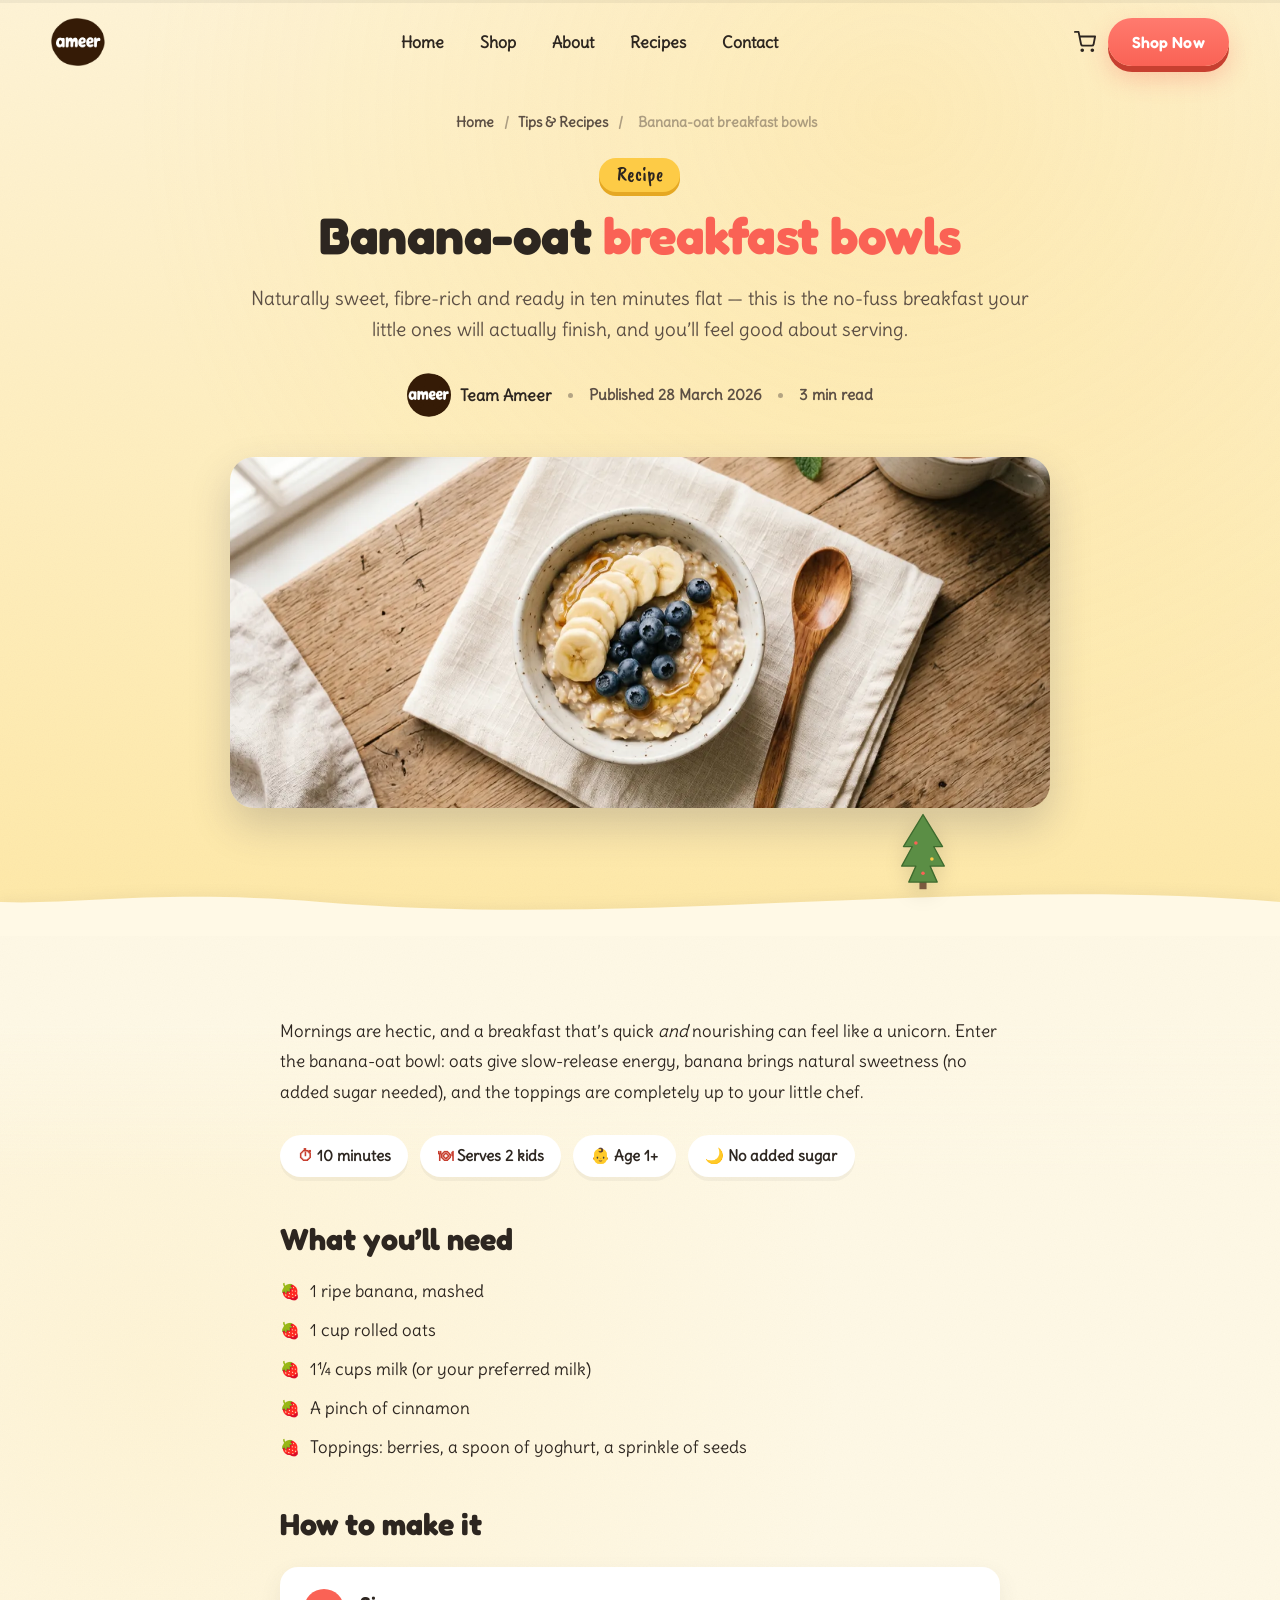
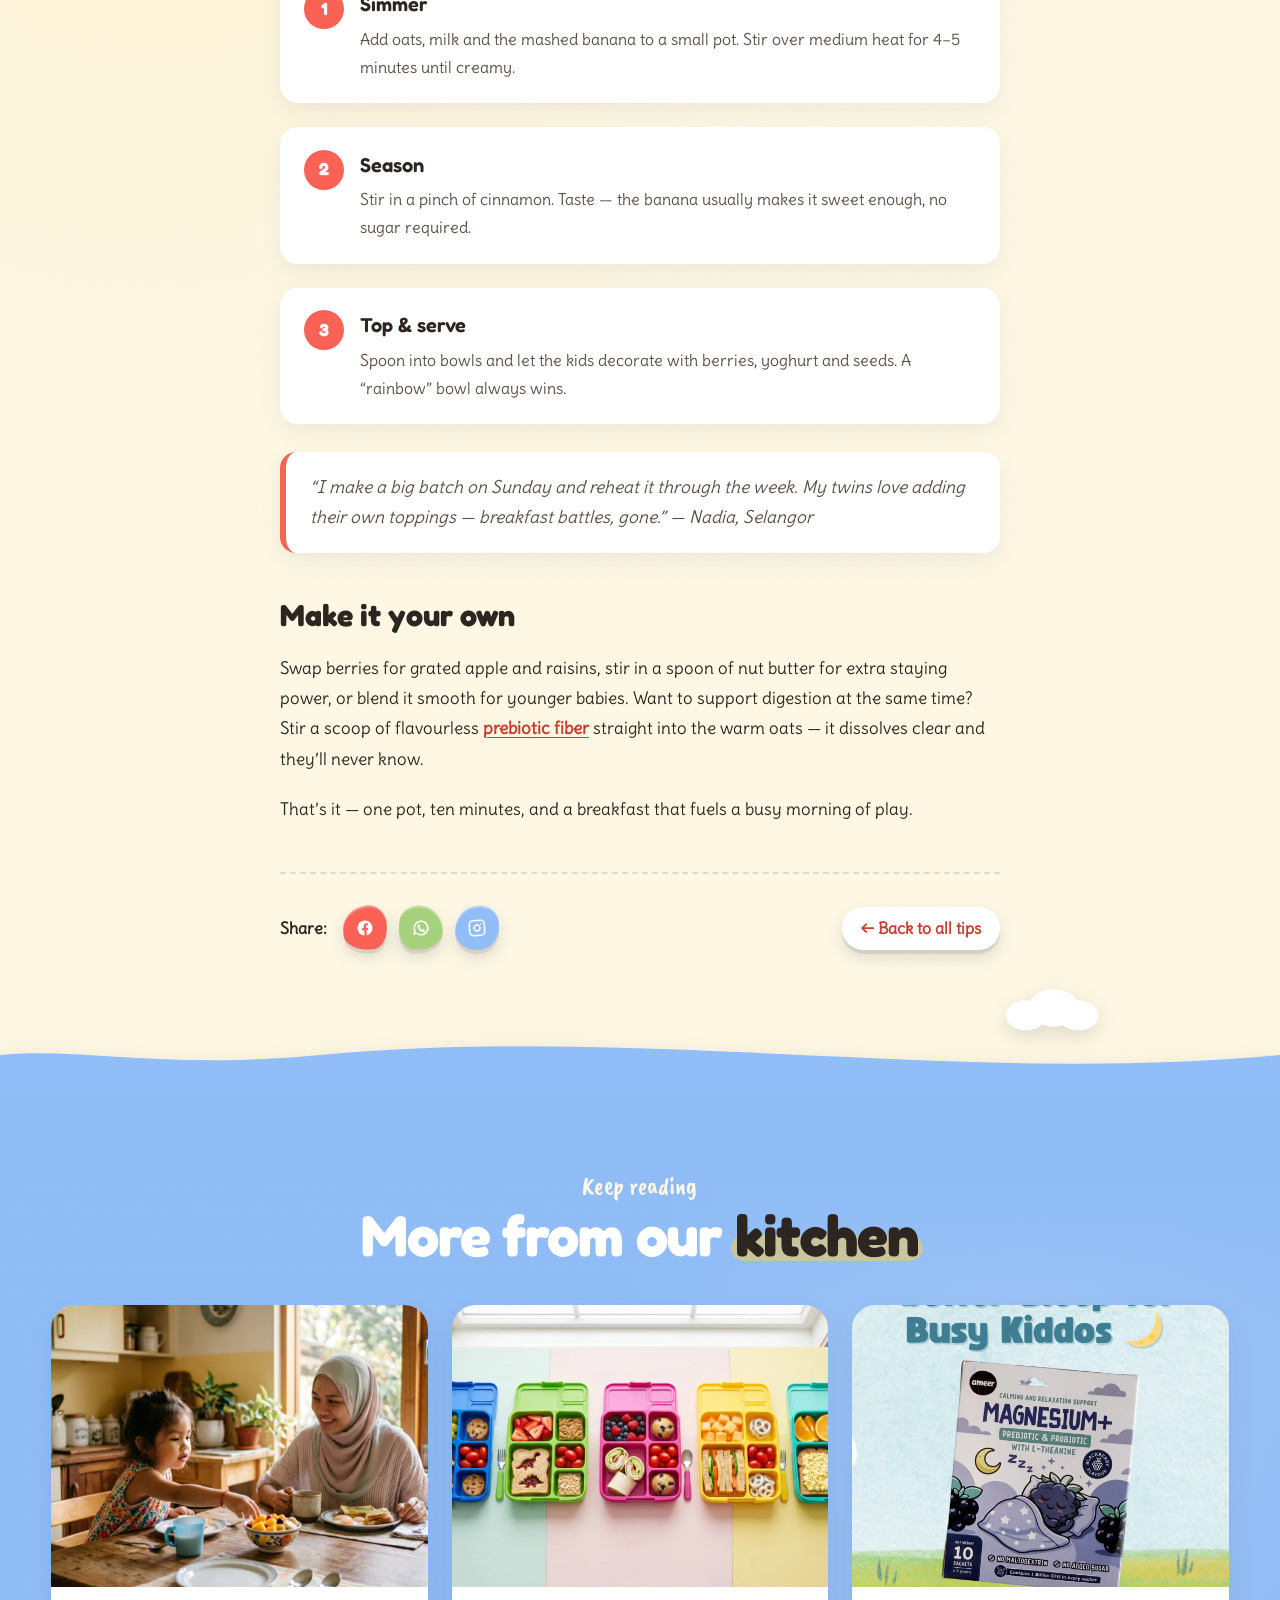
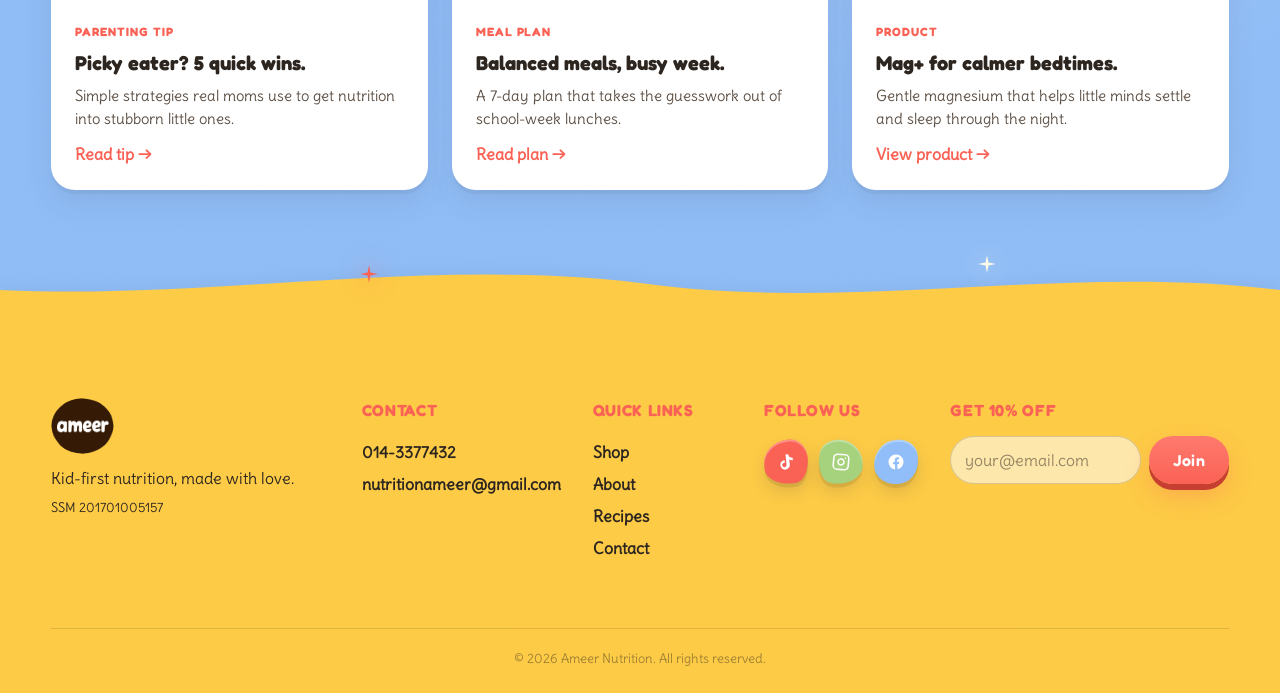
<file: article-banana-oat-bowls.html>
<!doctype html>
<html lang="en">
<head>
  <meta charset="utf-8" />
  <meta name="viewport" content="width=device-width, initial-scale=1" />
  <title>Banana-Oat Breakfast Bowls · Ameer Kids Nutrition</title>
  <meta name="description" content="A 10-minute banana-oat breakfast bowl kids will actually finish — naturally sweet, fibre-rich and endlessly customisable." />
  <link rel="icon" href="assets/ameer-logo.webp" />
  <link rel="preconnect" href="https://fonts.googleapis.com" />
  <link rel="preconnect" href="https://fonts.gstatic.com" crossorigin />
  <link href="https://fonts.googleapis.com/css2?family=Fredoka:wght@400;500;600;700&family=Caveat+Brush&family=Delius&display=swap" rel="stylesheet" />
  <link rel="stylesheet" href="css/base.css" />
  <link rel="stylesheet" href="css/sunny-v2.css" />
  <link rel="stylesheet" href="css/article-page.css" />
</head>
<!--
  ============================================================
  ARTICLE / BLOG-POST PAGE — Banana-oat breakfast bowls
  Built from the reusable article-picky-eater.html template.
  Edit spots tagged "ARTICLE:" to publish a different post.
  ============================================================
-->
<body class="theme-sunny theme-v2">

  <!-- Scroll progress bar -->
  <div class="scroll-progress" aria-hidden="true"><div class="scroll-progress-bar" id="scrollProgressBar"></div></div>

  <!-- ============ SVG SYMBOL LIBRARY (shared with homepage) ============ -->
  <svg width="0" height="0" style="position:absolute" aria-hidden="true">
    <defs>
      <symbol id="i-balloon" viewBox="0 0 80 110">
        <defs>
          <radialGradient id="balloonGrad" cx="35%" cy="30%">
            <stop offset="0%" stop-color="#FFB5A8"/><stop offset="60%" stop-color="#FA6255"/><stop offset="100%" stop-color="#C73F30"/>
          </radialGradient>
        </defs>
        <ellipse cx="40" cy="42" rx="32" ry="38" fill="url(#balloonGrad)"/>
        <ellipse cx="28" cy="28" rx="8" ry="12" fill="#FFE6E0" opacity="0.6"/>
        <path d="M37,78 L43,78 L40,86 Z" fill="#9D3A2F"/>
        <path d="M40,86 Q34,94 40,100 T40,108" stroke="#3A3530" stroke-width="1.5" fill="none" stroke-linecap="round"/>
      </symbol>
      <symbol id="i-cloud" viewBox="0 0 160 80">
        <defs>
          <linearGradient id="cloudGrad" x1="0" y1="0" x2="0" y2="1">
            <stop offset="0%" stop-color="#ffffff"/><stop offset="100%" stop-color="#F4ECDD"/>
          </linearGradient>
        </defs>
        <ellipse cx="40" cy="50" rx="32" ry="22" fill="url(#cloudGrad)"/>
        <ellipse cx="80" cy="38" rx="38" ry="28" fill="url(#cloudGrad)"/>
        <ellipse cx="120" cy="50" rx="32" ry="22" fill="url(#cloudGrad)"/>
        <ellipse cx="60" cy="56" rx="20" ry="14" fill="#ffffff"/>
        <ellipse cx="100" cy="56" rx="22" ry="14" fill="#ffffff"/>
      </symbol>
      <symbol id="i-sparkle" viewBox="0 0 30 30">
        <path d="M15,3 L17,13 L27,15 L17,17 L15,27 L13,17 L3,15 L13,13 Z" fill="currentColor"/>
      </symbol>
      <symbol id="i-tree" viewBox="0 0 60 90">
        <rect x="26" y="68" width="8" height="20" fill="#7A5A3F"/>
        <polygon points="30,4 8,40 18,40 6,62 22,62 14,80 46,80 38,62 54,62 42,40 52,40" fill="#5B8E45" stroke="#3E6B2E" stroke-width="1.5" stroke-linejoin="round"/>
        <circle cx="22" cy="36" r="2" fill="#FA6255"/><circle cx="40" cy="54" r="2" fill="#FDCB46"/><circle cx="30" cy="70" r="2" fill="#FA6255"/>
      </symbol>
      <symbol id="i-boat" viewBox="0 0 80 70">
        <path d="M4,46 L76,46 L66,62 L14,62 Z" fill="#FA6255" stroke="#9D3A2F" stroke-width="2" stroke-linejoin="round"/>
        <rect x="38" y="10" width="3" height="38" fill="#7A5A3F"/>
        <path d="M40,12 L40,44 L66,44 Z" fill="white" stroke="#3A3530" stroke-width="1.5" stroke-linejoin="round"/>
        <path d="M40,12 L40,38 L18,38 Z" fill="#FDCB46" stroke="#3A3530" stroke-width="1.5" stroke-linejoin="round"/>
        <circle cx="40" cy="8" r="3" fill="#FA6255"/>
      </symbol>
      <symbol id="i-cloud-mini" viewBox="0 0 80 40">
        <ellipse cx="20" cy="26" rx="16" ry="12" fill="white"/>
        <ellipse cx="42" cy="20" rx="20" ry="15" fill="white"/>
        <ellipse cx="62" cy="26" rx="16" ry="12" fill="white"/>
      </symbol>
      <!-- lorry / cute delivery truck (facing right →) -->
      <symbol id="i-lorry" viewBox="0 0 160 80">
        <!-- ground shadow -->
        <ellipse cx="80" cy="72" rx="68" ry="4.5" fill="rgba(45,38,32,0.12)"/>
        <!-- === exhaust / rear details === -->
        <rect x="6" y="52" width="6" height="5" rx="2.5" fill="#5C4F44"/>
        <rect x="4" y="56" width="10" height="3" rx="1.5" fill="#3A3530"/>
        <!-- tail light -->
        <rect x="10" y="36" width="5" height="7" rx="2.5" fill="#C73F30"/>
        <!-- === rear bumper === -->
        <rect x="8" y="54" width="12" height="6" rx="3" fill="#2D2620"/>
        <!-- === cargo body === -->
        <rect x="14" y="16" width="76" height="42" rx="8" fill="#FA6255"/>
        <!-- cargo highlight (top edge) -->
        <rect x="16" y="18" width="72" height="3" rx="1.5" fill="rgba(255,255,255,0.2)"/>
        <!-- cargo rib lines -->
        <line x1="32" y1="20" x2="32" y2="54" stroke="rgba(0,0,0,0.06)" stroke-width="1.5"/>
        <line x1="52" y1="20" x2="52" y2="54" stroke="rgba(0,0,0,0.06)" stroke-width="1.5"/>
        <line x1="72" y1="20" x2="72" y2="54" stroke="rgba(0,0,0,0.06)" stroke-width="1.5"/>
        <!-- cargo side windows (rounded) -->
        <rect x="18" y="22" width="12" height="12" rx="4" fill="#FFF9E6" opacity="0.9"/>
        <rect x="34" y="22" width="15" height="12" rx="4" fill="#FFF9E6" opacity="0.9"/>
        <rect x="53" y="22" width="15" height="12" rx="4" fill="#FFF9E6" opacity="0.9"/>
        <!-- window reflections -->
        <line x1="20" y1="24" x2="20" y2="32" stroke="white" stroke-width="1.5" opacity="0.4"/>
        <line x1="37" y1="24" x2="37" y2="32" stroke="white" stroke-width="1.5" opacity="0.4"/>
        <line x1="56" y1="24" x2="56" y2="32" stroke="white" stroke-width="1.5" opacity="0.4"/>
        <!-- brand stripe / belt line -->
        <rect x="14" y="40" width="76" height="6" fill="#FDCB46"/>
        <!-- brand stripe highlight -->
        <rect x="14" y="40" width="76" height="2" fill="rgba(255,255,255,0.35)"/>
        <!-- === cab (front section, facing right) === -->
        <path d="M78,56 L78,24 Q78,10 92,10 L128,10 L142,18 L142,56 Z" fill="#91BEF8"/>
        <!-- cab highlight -->
        <path d="M80,56 L80,24 Q80,13 92,13 L126,13 L138,19 L138,56" fill="none" stroke="rgba(255,255,255,0.25)" stroke-width="2"/>
        <!-- cab roof dome -->
        <rect x="94" y="14" width="38" height="10" rx="6" fill="#6A9EDB"/>
        <!-- cab roof highlight -->
        <rect x="98" y="16" width="30" height="3" rx="1.5" fill="rgba(255,255,255,0.3)"/>
        <!-- windshield -->
        <path d="M112,20 L128,20 L128,34 Q118,30 112,34 Z" fill="#FFF9E6" opacity="0.95"/>
        <!-- windshield reflection -->
        <line x1="116" y1="22" x2="116" y2="31" stroke="white" stroke-width="1.5"/>
        <!-- side window -->
        <rect x="94" y="20" width="14" height="16" rx="5" fill="#FFF9E6" opacity="0.9"/>
        <line x1="98" y1="22" x2="98" y2="34" stroke="white" stroke-width="1.5" opacity="0.4"/>
        <!-- door handle -->
        <rect x="96" y="44" width="8" height="2.5" rx="1.2" fill="rgba(255,255,255,0.6)"/>
        <!-- door line -->
        <line x1="110" y1="28" x2="110" y2="56" stroke="#5A9ECB" stroke-width="1.5"/>
        <!-- === front details === -->
        <!-- front grille -->
        <rect x="138" y="30" width="5" height="18" rx="2.5" fill="#2D2620"/>
        <line x1="139" y1="34" x2="142" y2="34" stroke="#5C4F44" stroke-width="0.8"/>
        <line x1="139" y1="38" x2="142" y2="38" stroke="#5C4F44" stroke-width="0.8"/>
        <line x1="139" y1="42" x2="142" y2="42" stroke="#5C4F44" stroke-width="0.8"/>
        <!-- front bumper -->
        <rect x="132" y="50" width="12" height="8" rx="4" fill="#2D2620"/>
        <!-- headlight -->
        <circle cx="140" cy="44" r="5" fill="#FDCB46"/>
        <circle cx="140" cy="44" r="2.5" fill="#FFF9E6"/>
        <!-- turn signal -->
        <rect x="134" y="32" width="3" height="5" rx="1.5" fill="#FDCB46"/>
        <!-- === wheels with hubcaps === -->
        <!-- rear wheel -->
        <circle cx="44" cy="60" r="10" fill="#2D2620"/>
        <circle cx="44" cy="60" r="7" fill="#3A3530"/>
        <circle cx="44" cy="60" r="4.5" fill="#FFF9E6"/>
        <circle cx="44" cy="60" r="2" fill="#5C4F44"/>
        <!-- middle wheel -->
        <circle cx="90" cy="60" r="10" fill="#2D2620"/>
        <circle cx="90" cy="60" r="7" fill="#3A3530"/>
        <circle cx="90" cy="60" r="4.5" fill="#FFF9E6"/>
        <circle cx="90" cy="60" r="2" fill="#5C4F44"/>
        <!-- front wheel -->
        <circle cx="126" cy="60" r="10" fill="#2D2620"/>
        <circle cx="126" cy="60" r="7" fill="#3A3530"/>
        <circle cx="126" cy="60" r="4.5" fill="#FFF9E6"/>
        <circle cx="126" cy="60" r="2" fill="#5C4F44"/>
        <!-- === side mirror === -->
        <rect x="130" y="20" width="6" height="5" rx="2" fill="#5C4F44"/>
        <line x1="130" y1="22" x2="124" y2="22" stroke="#5C4F44" stroke-width="2"/>
        <!-- === little flag / antenna === -->
        <line x1="100" y1="12" x2="100" y2="2" stroke="#2D2620" stroke-width="1.5"/>
        <polygon points="100,2 110,5 100,8" fill="#FA6255"/>
      </symbol>
    </defs>
  </svg>

  <header class="site-header" id="siteHeader">
    <div class="container header-inner">
      <a href="index.html" class="brand">
        <img src="assets/ameer-logo.webp" alt="Ameer logo" class="brand-logo" />
      </a>
      <nav class="site-nav" id="primaryNav" aria-label="Primary">
        <a href="index.html#home">Home</a>
        <a href="index.html#shop">Shop</a>
        <a href="index.html#about">About</a>
        <a href="index.html#recipes">Recipes</a>
        <a href="index.html#contact">Contact</a>
      </nav>
      <div class="header-actions">
        <button class="icon-btn" aria-label="Cart">
          <svg width="22" height="22" viewBox="0 0 24 24" fill="none" stroke="currentColor" stroke-width="2" stroke-linecap="round" stroke-linejoin="round"><circle cx="9" cy="21" r="1"/><circle cx="20" cy="21" r="1"/><path d="M1 1h4l2.7 13.4a2 2 0 0 0 2 1.6h9.7a2 2 0 0 0 2-1.6L23 6H6"/></svg>
        </button>
        <a href="index.html#shop" class="btn btn-primary">Shop Now</a>
        <button class="menu-toggle" type="button" aria-controls="primaryNav" aria-expanded="false" aria-label="Open menu">
          <span class="menu-toggle-bar" aria-hidden="true"></span>
          <span class="menu-toggle-bar" aria-hidden="true"></span>
          <span class="menu-toggle-bar" aria-hidden="true"></span>
        </button>
      </div>
    </div>
  </header>

  <main>
    <!-- ============ ARTICLE HERO ============ -->
    <article class="article-hero" aria-labelledby="articleTitle">
      <div class="container">
        <nav class="woocommerce-breadcrumb" aria-label="Breadcrumb" data-anim="reveal-up">
          <a href="index.html">Home</a> <span>/</span>
          <a href="index.html#recipes">Tips &amp; Recipes</a> <span>/</span>
          <!-- ARTICLE:title --><span aria-current="page">Banana-oat breakfast bowls</span>
        </nav>

        <span class="article-tag" data-anim="reveal-up"><!-- ARTICLE:tag -->Recipe</span>
        <h1 class="article-title" id="articleTitle" data-anim="reveal-up" data-anim-delay="100"><!-- ARTICLE:title -->Banana-oat <span>breakfast bowls</span></h1>
        <p class="article-lead" data-anim="reveal-up" data-anim-delay="200"><!-- ARTICLE:lead -->Naturally sweet, fibre-rich and ready in ten minutes flat — this is the no-fuss breakfast your little ones will actually finish, and you&rsquo;ll feel good about serving.</p>

        <div class="article-meta" data-anim="reveal-up" data-anim-delay="300">
          <span class="meta-author"><img src="assets/ameer-logo.webp" alt="Team Ameer" /><cite>Team Ameer</cite></span>
          <span class="meta-dot" aria-hidden="true"></span>
          <span class="meta-item">Published 28 March 2026</span>
          <span class="meta-dot" aria-hidden="true"></span>
          <span class="meta-item">3 min read</span>
        </div>

        <figure class="article-figure" data-anim="reveal-up" data-anim-delay="400">
          <!-- ARTICLE:hero-image -->
          <img src="assets/blog/tip-2.webp" alt="A colourful banana-oat breakfast bowl topped with fruit" />
        </figure>
      </div>

      <!-- divider → body (cream) -->
      <div class="divider divider-bottom" aria-hidden="true">
        <svg class="divider-shape" viewBox="0 0 1440 90" preserveAspectRatio="none">
          <path d="M0,90 L1440,90 L1440,55 C1080,28 720,82 360,55 C180,42 90,58 0,55 Z" fill="#FFF9E6"/>
        </svg>
        <svg class="divider-deco divider-tree" viewBox="0 0 60 90"><use href="#i-tree"/></svg>
      </div>
    </article>

    <!-- ============ ARTICLE BODY ============ -->
    <section class="article-body reveal">
      <div class="article-prose">
        <!-- ARTICLE:body -->
        <p>Mornings are hectic, and a breakfast that&rsquo;s quick <em>and</em> nourishing can feel like a unicorn. Enter the banana-oat bowl: oats give slow-release energy, banana brings natural sweetness (no added sugar needed), and the toppings are completely up to your little chef.</p>

        <ul class="recipe-facts">
          <li><span>⏱</span> 10 minutes</li>
          <li><span>🍽</span> Serves 2 kids</li>
          <li><span>👶</span> Age 1+</li>
          <li><span>🌙</span> No added sugar</li>
        </ul>

        <h2>What you&rsquo;ll need</h2>
        <ul>
          <li>1 ripe banana, mashed</li>
          <li>1 cup rolled oats</li>
          <li>1¼ cups milk (or your preferred milk)</li>
          <li>A pinch of cinnamon</li>
          <li>Toppings: berries, a spoon of yoghurt, a sprinkle of seeds</li>
        </ul>

        <h2>How to make it</h2>
        <div class="article-keycard">
          <span class="kc-num">1</span>
          <div>
            <h3>Simmer</h3>
            <p>Add oats, milk and the mashed banana to a small pot. Stir over medium heat for 4–5 minutes until creamy.</p>
          </div>
        </div>
        <div class="article-keycard">
          <span class="kc-num">2</span>
          <div>
            <h3>Season</h3>
            <p>Stir in a pinch of cinnamon. Taste — the banana usually makes it sweet enough, no sugar required.</p>
          </div>
        </div>
        <div class="article-keycard">
          <span class="kc-num">3</span>
          <div>
            <h3>Top &amp; serve</h3>
            <p>Spoon into bowls and let the kids decorate with berries, yoghurt and seeds. A &ldquo;rainbow&rdquo; bowl always wins.</p>
          </div>
        </div>

        <blockquote>
          <p>&ldquo;I make a big batch on Sunday and reheat it through the week. My twins love adding their own toppings — breakfast battles, gone.&rdquo; — Nadia, Selangor</p>
        </blockquote>

        <h2>Make it your own</h2>
        <p>Swap berries for grated apple and raisins, stir in a spoon of nut butter for extra staying power, or blend it smooth for younger babies. Want to support digestion at the same time? Stir a scoop of flavourless <a href="prebiotics.html">prebiotic fiber</a> straight into the warm oats — it dissolves clear and they&rsquo;ll never know.</p>

        <p>That&rsquo;s it — one pot, ten minutes, and a breakfast that fuels a busy morning of play.</p>
      </div>

      <!-- share / back -->
      <div class="article-share">
        <span>Share:</span>
        <a href="#" aria-label="Share on Facebook"><svg width="18" height="18" viewBox="0 0 24 24" fill="currentColor"><path d="M22 12a10 10 0 1 0-11.56 9.88v-6.99H7.9V12h2.54V9.8c0-2.5 1.49-3.89 3.78-3.89 1.09 0 2.24.2 2.24.2v2.46H15.2c-1.24 0-1.63.77-1.63 1.56V12h2.78l-.44 2.89h-2.34v6.99A10 10 0 0 0 22 12z"/></svg></a>
        <a href="#" aria-label="Share on WhatsApp"><svg width="18" height="18" viewBox="0 0 24 24" fill="currentColor"><path d="M12 2a10 10 0 0 0-8.6 15l-1.3 4.8 4.9-1.3A10 10 0 1 0 12 2zm0 18a8 8 0 0 1-4.1-1.1l-.3-.2-2.9.8.8-2.8-.2-.3A8 8 0 1 1 12 20zm4.4-6c-.2-.1-1.4-.7-1.6-.8-.2-.1-.4-.1-.5.1l-.7.9c-.1.2-.3.2-.5.1a6.5 6.5 0 0 1-3.2-2.8c-.2-.4.2-.4.6-1.2.1-.2 0-.3 0-.5l-.7-1.7c-.2-.4-.4-.4-.5-.4h-.5a1 1 0 0 0-.7.3c-.3.3-.9.9-.9 2.1s.9 2.4 1 2.6c.1.2 1.8 2.8 4.4 3.9 1.6.7 2.2.7 3 .6.5-.1 1.4-.6 1.6-1.1.2-.6.2-1 .1-1.1z"/></svg></a>
        <a href="#" aria-label="Share on Instagram"><svg width="18" height="18" viewBox="0 0 24 24" fill="none" stroke="currentColor" stroke-width="2" stroke-linecap="round" stroke-linejoin="round"><rect x="2" y="2" width="20" height="20" rx="5" ry="5"/><path d="M16 11.37A4 4 0 1 1 12.63 8 4 4 0 0 1 16 11.37z"/><line x1="17.5" y1="6.5" x2="17.51" y2="6.5"/></svg></a>
        <a href="index.html#recipes" class="back-link">← Back to all tips</a>
      </div>

      <!-- divider → related (river blue) -->
      <div class="divider divider-bottom" aria-hidden="true">
        <svg class="divider-shape" viewBox="0 0 1440 90" preserveAspectRatio="none">
          <path d="M0,90 L1440,90 L1440,50 C1080,80 720,20 360,50 C180,65 90,42 0,50 Z" fill="#91BEF8"/>
        </svg>
        <svg class="divider-deco divider-cloud-mini" viewBox="0 0 80 40"><use href="#i-cloud-mini"/></svg>
      </div>
    </section>

    <!-- ============ RELATED ARTICLES ============ -->
    <section class="related-articles reveal" aria-labelledby="relatedTitle">
      <div class="container">
        <span class="eyebrow" data-anim="reveal-up">Keep reading</span>
        <h2 id="relatedTitle" class="section-title" data-anim="word-reveal">More from our <span>kitchen</span></h2>
        <div class="tip-grid" data-anim="stagger-up">
          <article class="tip-card">
            <div class="tip-img tip-img-1" role="img" aria-label="Parenting tip">
              <img src="assets/blog/tip-1.webp" alt="" class="tip-photo" />
            </div>
            <span class="tip-tag">Parenting tip</span>
            <h3>Picky eater? 5 quick wins.</h3>
            <p>Simple strategies real moms use to get nutrition into stubborn little ones.</p>
            <a href="article-picky-eater.html" class="link-arrow">Read tip →</a>
          </article>
          <article class="tip-card">
            <div class="tip-img tip-img-3" role="img" aria-label="Weekly meal plan">
              <img src="assets/blog/tip-3.webp" alt="" class="tip-photo" />
            </div>
            <span class="tip-tag">Meal plan</span>
            <h3>Balanced meals, busy week.</h3>
            <p>A 7-day plan that takes the guesswork out of school-week lunches.</p>
            <a href="article-meal-plan.html" class="link-arrow">Read plan →</a>
          </article>
          <article class="tip-card">
            <div class="tip-img tip-img-2" role="img" aria-label="Calm &amp; sleep support">
              <img src="assets/products/mag-plus.webp" alt="" class="tip-photo" />
            </div>
            <span class="tip-tag">Product</span>
            <h3>Mag+ for calmer bedtimes.</h3>
            <p>Gentle magnesium that helps little minds settle and sleep through the night.</p>
            <a href="produk.html" class="link-arrow">View product →</a>
          </article>
        </div>
      </div>

      <!-- divider → footer (yellow) -->
      <svg class="divider-lorry" viewBox="0 0 160 80" aria-hidden="true"><use href="#i-lorry"/></svg>
      <div class="divider divider-bottom" aria-hidden="true">
        <svg class="divider-shape" viewBox="0 0 1440 90" preserveAspectRatio="none">
          <path d="M0,90 L1440,90 L1440,45 C1200,18 960,68 720,38 C480,12 240,55 0,45 Z" fill="#FDCB46"/>
        </svg>
        <svg class="divider-deco divider-spark-1" viewBox="0 0 30 30" style="color:#FA6255"><use href="#i-sparkle"/></svg>
        <svg class="divider-deco divider-spark-2" viewBox="0 0 30 30" style="color:#FFF9E6"><use href="#i-sparkle"/></svg>
      </div>
    </section>
  </main>

  <footer class="site-footer" id="contact">
    <div class="container footer-inner">
      <div class="footer-brand">
        <img src="assets/ameer-logo.webp" alt="Ameer" />
        <p>Kid-first nutrition, made with love.</p>
        <p class="ssm">SSM 201701005157</p>
      </div>
      <div class="footer-col">
        <h4>Contact</h4>
        <p><a href="tel:0143377432">014-3377432</a></p>
        <p><a href="mailto:nutritionameer@gmail.com">nutritionameer@gmail.com</a></p>
      </div>
      <div class="footer-col">
        <h4>Quick Links</h4>
        <a href="index.html#shop">Shop</a>
        <a href="index.html#about">About</a>
        <a href="index.html#recipes">Recipes</a>
        <a href="index.html#contact">Contact</a>
      </div>
      <div class="footer-col">
        <h4>Follow Us</h4>
        <div class="social-icons">
          <a href="#" class="soc" aria-label="TikTok">
            <svg width="18" height="18" viewBox="0 0 24 24" fill="currentColor"><path d="M19.59 6.69a4.83 4.83 0 0 1-3.77-4.25V2h-3.45v13.67a2.89 2.89 0 0 1-5.2 1.74 2.89 2.89 0 0 1 2.31-4.64 2.93 2.93 0 0 1 .88.13V9.4a6.84 6.84 0 0 0-1-.05A6.33 6.33 0 0 0 5.8 20.1a6.34 6.34 0 0 0 10.86-4.43V9a8.16 8.16 0 0 0 4.77 1.52v-3.4a4.85 4.85 0 0 1-1.84-.43z"/></svg>
          </a>
          <a href="#" class="soc" aria-label="Instagram">
            <svg width="18" height="18" viewBox="0 0 24 24" fill="none" stroke="currentColor" stroke-width="2" stroke-linecap="round" stroke-linejoin="round"><rect x="2" y="2" width="20" height="20" rx="5" ry="5"/><path d="M16 11.37A4 4 0 1 1 12.63 8 4 4 0 0 1 16 11.37z"/><line x1="17.5" y1="6.5" x2="17.51" y2="6.5"/></svg>
          </a>
          <a href="#" class="soc" aria-label="Facebook">
            <svg width="18" height="18" viewBox="0 0 24 24" fill="currentColor"><path d="M22 12a10 10 0 1 0-11.56 9.88v-6.99H7.9V12h2.54V9.8c0-2.5 1.49-3.89 3.78-3.89 1.09 0 2.24.2 2.24.2v2.46H15.2c-1.24 0-1.63.77-1.63 1.56V12h2.78l-.44 2.89h-2.34v6.99A10 10 0 0 0 22 12z"/></svg>
          </a>
        </div>
      </div>
      <div class="footer-col footer-newsletter">
        <h4>Get 10% Off</h4>
        <form class="mini-newsletter" onsubmit="event.preventDefault();">
          <input type="email" placeholder="your@email.com" required />
          <button type="submit" class="btn btn-primary">Join</button>
        </form>
      </div>
    </div>
    <div class="footer-bottom container">
      <small>© 2026 Ameer Nutrition. All rights reserved.</small>
    </div>
  </footer>

  <div class="popup" id="subscribePopup" role="dialog" aria-modal="true" aria-labelledby="popupTitle" hidden>
    <div class="popup-card">
      <button class="popup-close" data-close aria-label="Close">×</button>
      <svg class="popup-deco" viewBox="0 0 80 110" aria-hidden="true"><use href="#i-balloon"/></svg>
      <h3 id="popupTitle">Get your <span>free</span> trial kit!</h3>
      <p>Join the Ameer family and get 10% off your first order, plus parenting tips straight to your inbox.</p>
      <form class="popup-form" onsubmit="event.preventDefault();">
        <input type="email" placeholder="your@email.com" required />
        <button type="submit" class="btn btn-primary">Send me the deal</button>
      </form>
      <small class="popup-fine">No spam. Unsubscribe anytime.</small>
    </div>
  </div>

  <script src="js/script-v2.js" defer></script>
</body>
</html>
</file>
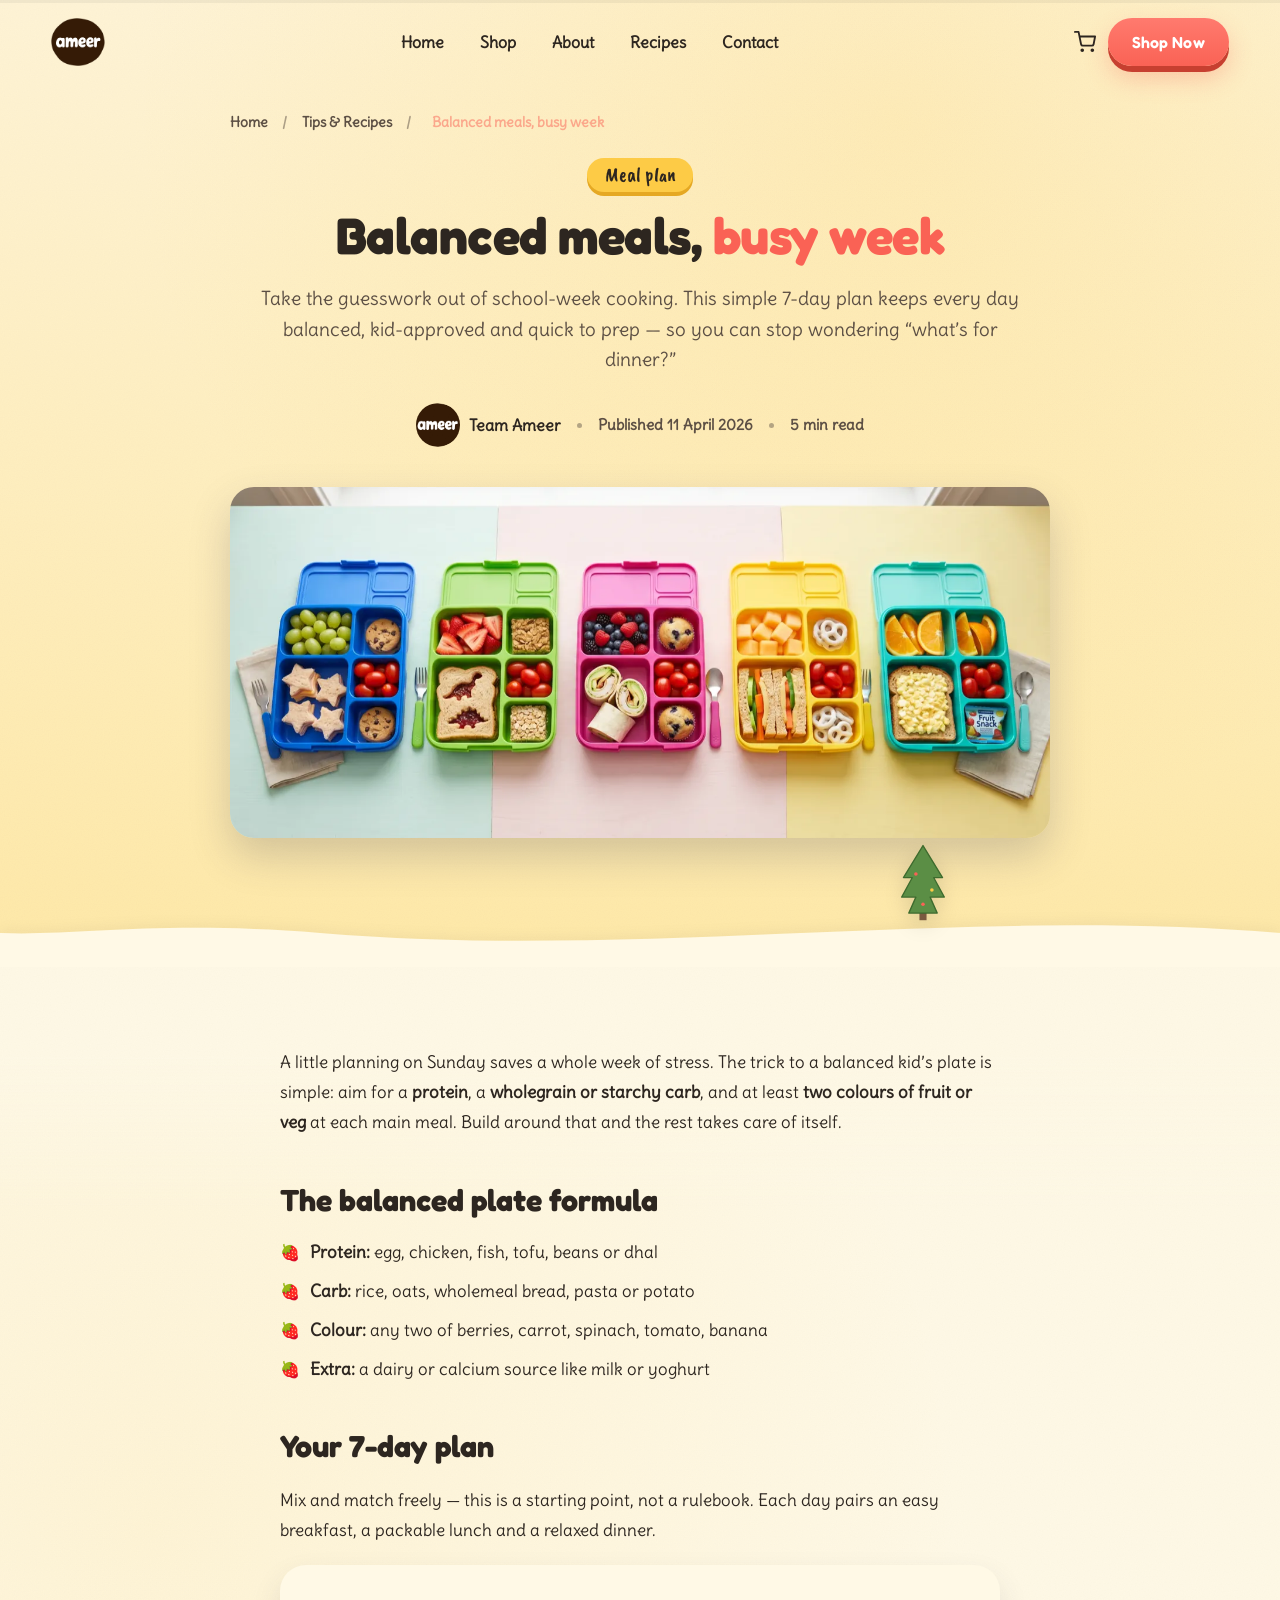
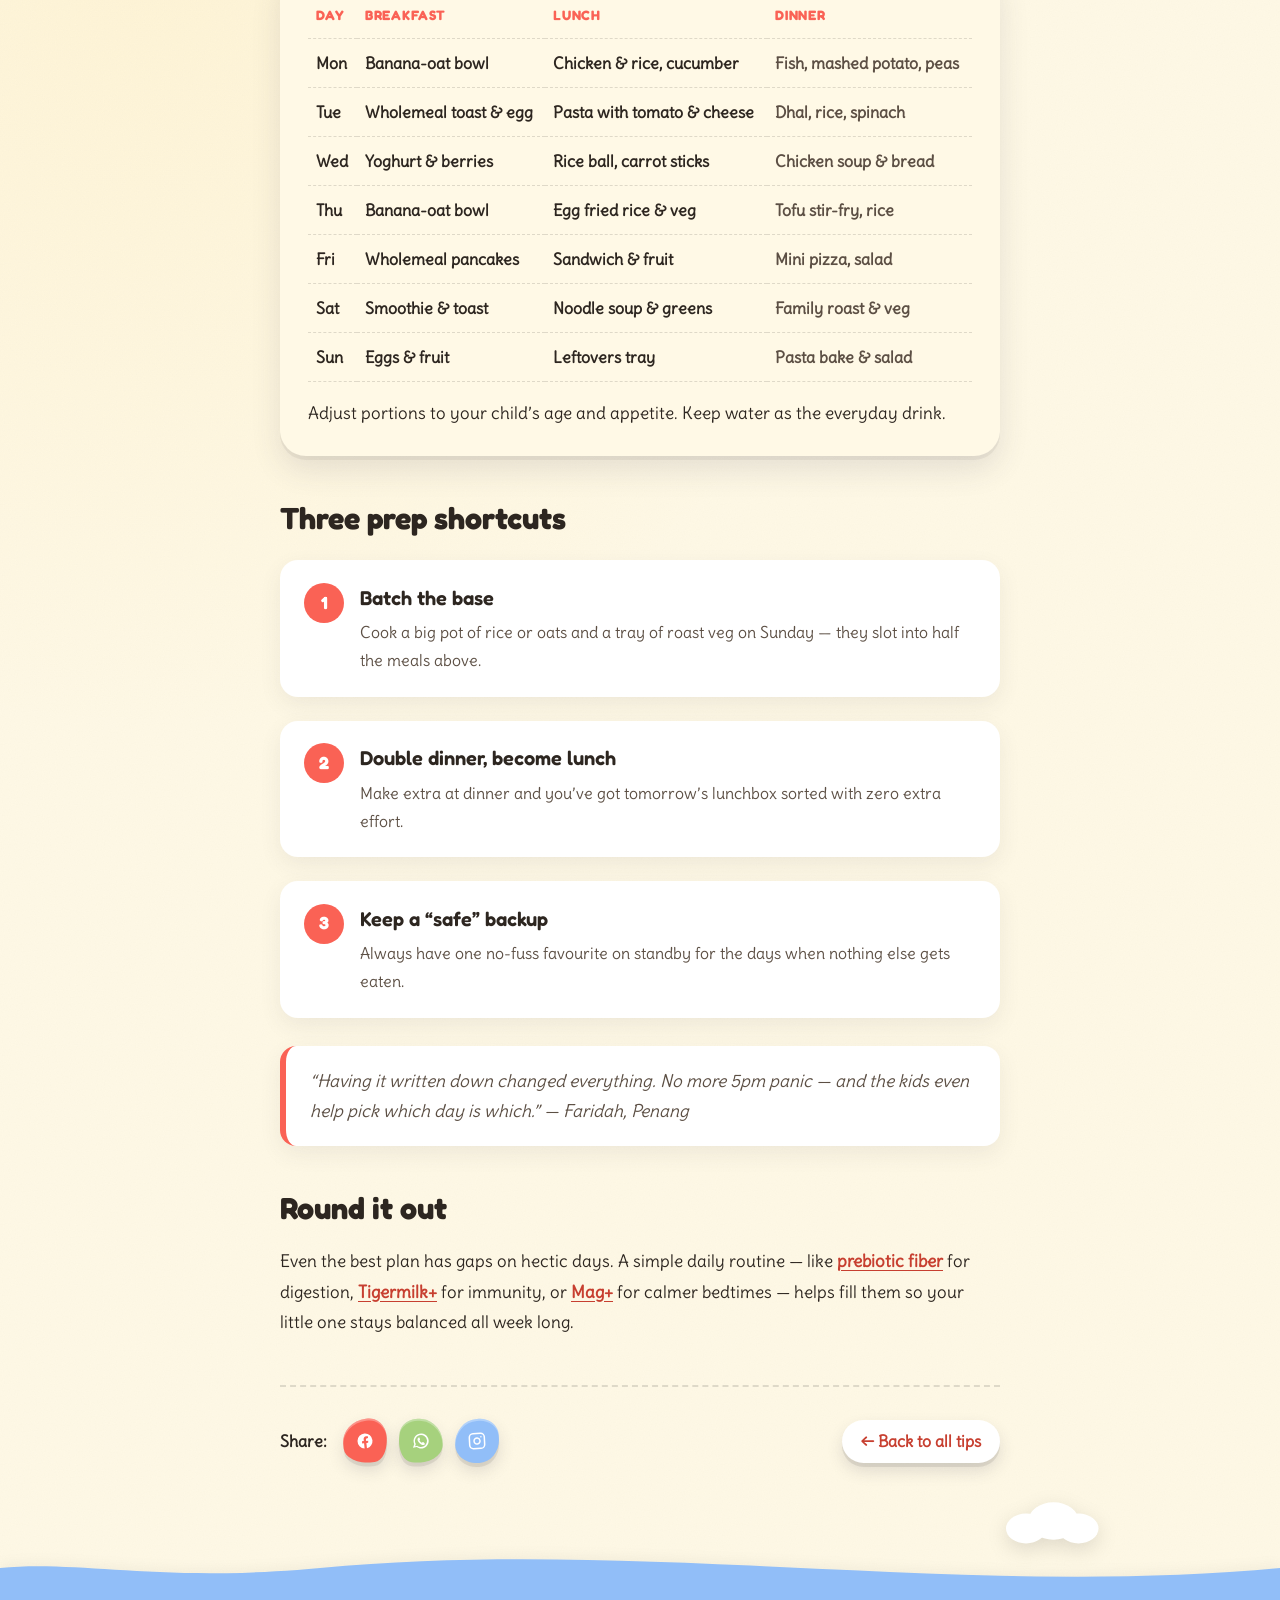
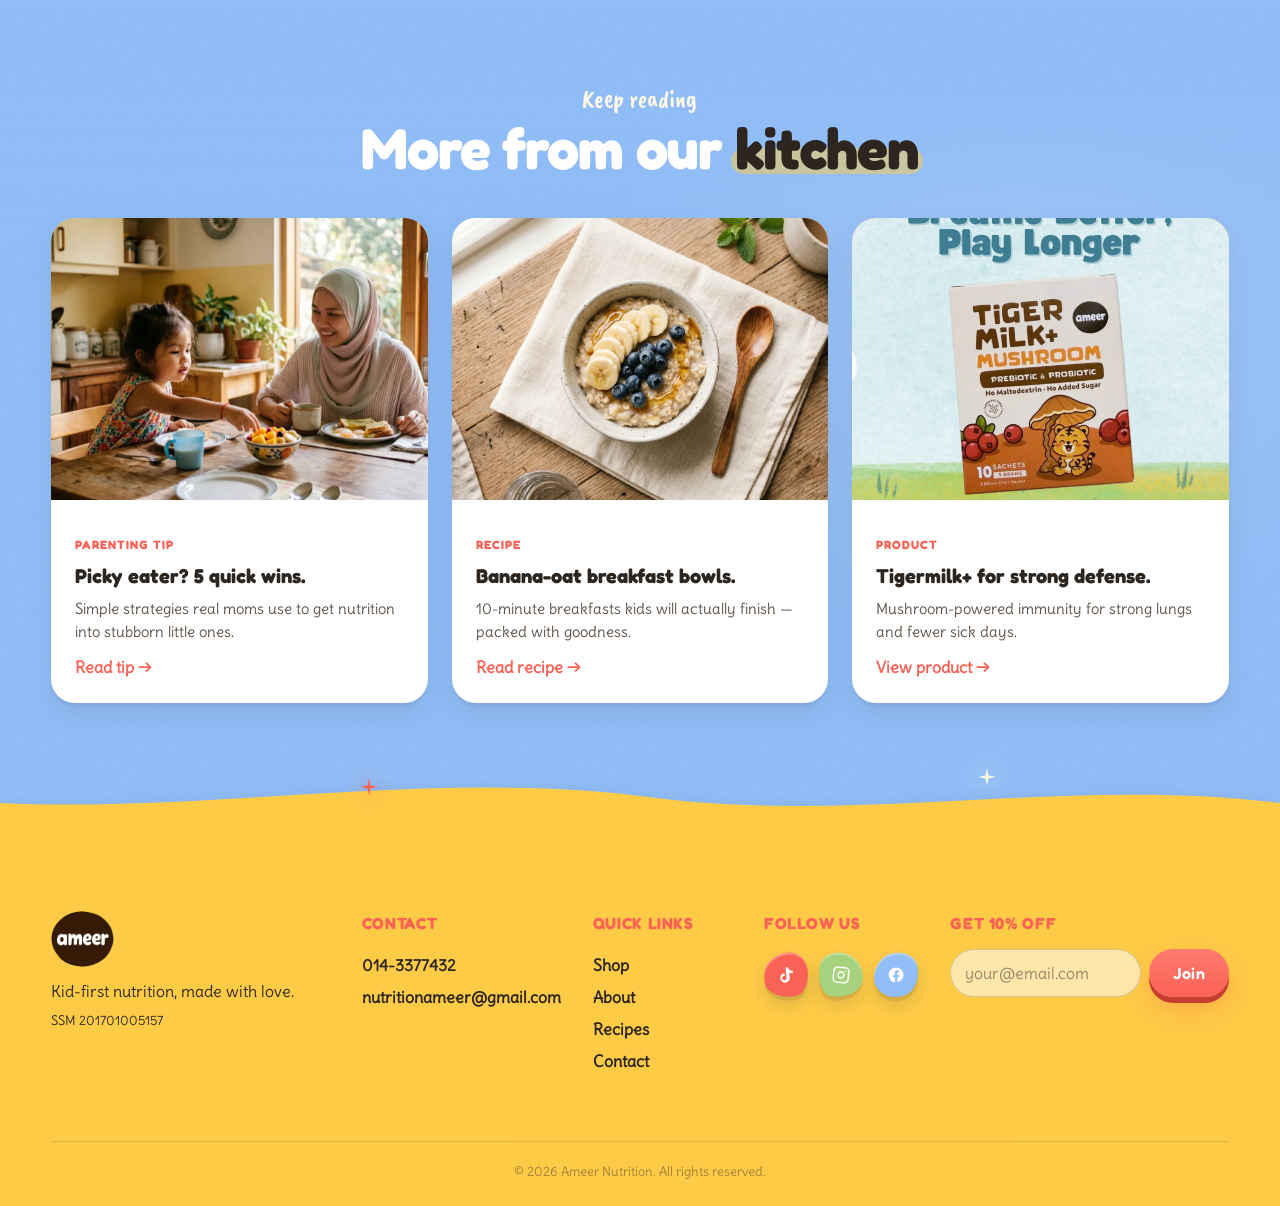
<file: article-meal-plan.html>
<!doctype html>
<html lang="en">
<head>
  <meta charset="utf-8" />
  <meta name="viewport" content="width=device-width, initial-scale=1" />
  <title>Balanced Meals, Busy Week · Ameer Kids Nutrition</title>
  <meta name="description" content="A simple 7-day meal plan that takes the guesswork out of school-week lunches and dinners — balanced, kid-approved and easy to prep." />
  <link rel="icon" href="assets/ameer-logo.webp" />
  <link rel="preconnect" href="https://fonts.googleapis.com" />
  <link rel="preconnect" href="https://fonts.gstatic.com" crossorigin />
  <link href="https://fonts.googleapis.com/css2?family=Fredoka:wght@400;500;600;700&family=Caveat+Brush&family=Delius&display=swap" rel="stylesheet" />
  <link rel="stylesheet" href="css/base.css" />
  <link rel="stylesheet" href="css/sunny-v2.css" />
  <link rel="stylesheet" href="css/article-page.css" />
  <link rel="stylesheet" href="css/product-page.css" />
</head>
<!--
  ============================================================
  ARTICLE / BLOG-POST PAGE — Balanced meals, busy week
  Built from the reusable article-picky-eater.html template.
  Loads product-page.css too, for the .dosage-table styling
  reused by the 7-day plan table.
  Edit spots tagged "ARTICLE:" to publish a different post.
  ============================================================
-->
<body class="theme-sunny theme-v2">

  <!-- Scroll progress bar -->
  <div class="scroll-progress" aria-hidden="true"><div class="scroll-progress-bar" id="scrollProgressBar"></div></div>

  <!-- ============ SVG SYMBOL LIBRARY (shared with homepage) ============ -->
  <svg width="0" height="0" style="position:absolute" aria-hidden="true">
    <defs>
      <symbol id="i-balloon" viewBox="0 0 80 110">
        <defs>
          <radialGradient id="balloonGrad" cx="35%" cy="30%">
            <stop offset="0%" stop-color="#FFB5A8"/><stop offset="60%" stop-color="#FA6255"/><stop offset="100%" stop-color="#C73F30"/>
          </radialGradient>
        </defs>
        <ellipse cx="40" cy="42" rx="32" ry="38" fill="url(#balloonGrad)"/>
        <ellipse cx="28" cy="28" rx="8" ry="12" fill="#FFE6E0" opacity="0.6"/>
        <path d="M37,78 L43,78 L40,86 Z" fill="#9D3A2F"/>
        <path d="M40,86 Q34,94 40,100 T40,108" stroke="#3A3530" stroke-width="1.5" fill="none" stroke-linecap="round"/>
      </symbol>
      <symbol id="i-cloud" viewBox="0 0 160 80">
        <defs>
          <linearGradient id="cloudGrad" x1="0" y1="0" x2="0" y2="1">
            <stop offset="0%" stop-color="#ffffff"/><stop offset="100%" stop-color="#F4ECDD"/>
          </linearGradient>
        </defs>
        <ellipse cx="40" cy="50" rx="32" ry="22" fill="url(#cloudGrad)"/>
        <ellipse cx="80" cy="38" rx="38" ry="28" fill="url(#cloudGrad)"/>
        <ellipse cx="120" cy="50" rx="32" ry="22" fill="url(#cloudGrad)"/>
        <ellipse cx="60" cy="56" rx="20" ry="14" fill="#ffffff"/>
        <ellipse cx="100" cy="56" rx="22" ry="14" fill="#ffffff"/>
      </symbol>
      <symbol id="i-sparkle" viewBox="0 0 30 30">
        <path d="M15,3 L17,13 L27,15 L17,17 L15,27 L13,17 L3,15 L13,13 Z" fill="currentColor"/>
      </symbol>
      <symbol id="i-tree" viewBox="0 0 60 90">
        <rect x="26" y="68" width="8" height="20" fill="#7A5A3F"/>
        <polygon points="30,4 8,40 18,40 6,62 22,62 14,80 46,80 38,62 54,62 42,40 52,40" fill="#5B8E45" stroke="#3E6B2E" stroke-width="1.5" stroke-linejoin="round"/>
        <circle cx="22" cy="36" r="2" fill="#FA6255"/><circle cx="40" cy="54" r="2" fill="#FDCB46"/><circle cx="30" cy="70" r="2" fill="#FA6255"/>
      </symbol>
      <symbol id="i-boat" viewBox="0 0 80 70">
        <path d="M4,46 L76,46 L66,62 L14,62 Z" fill="#FA6255" stroke="#9D3A2F" stroke-width="2" stroke-linejoin="round"/>
        <rect x="38" y="10" width="3" height="38" fill="#7A5A3F"/>
        <path d="M40,12 L40,44 L66,44 Z" fill="white" stroke="#3A3530" stroke-width="1.5" stroke-linejoin="round"/>
        <path d="M40,12 L40,38 L18,38 Z" fill="#FDCB46" stroke="#3A3530" stroke-width="1.5" stroke-linejoin="round"/>
        <circle cx="40" cy="8" r="3" fill="#FA6255"/>
      </symbol>
      <symbol id="i-cloud-mini" viewBox="0 0 80 40">
        <ellipse cx="20" cy="26" rx="16" ry="12" fill="white"/>
        <ellipse cx="42" cy="20" rx="20" ry="15" fill="white"/>
        <ellipse cx="62" cy="26" rx="16" ry="12" fill="white"/>
      </symbol>
      <!-- lorry / cute delivery truck (facing right →) -->
      <symbol id="i-lorry" viewBox="0 0 160 80">
        <!-- ground shadow -->
        <ellipse cx="80" cy="72" rx="68" ry="4.5" fill="rgba(45,38,32,0.12)"/>
        <!-- === exhaust / rear details === -->
        <rect x="6" y="52" width="6" height="5" rx="2.5" fill="#5C4F44"/>
        <rect x="4" y="56" width="10" height="3" rx="1.5" fill="#3A3530"/>
        <!-- tail light -->
        <rect x="10" y="36" width="5" height="7" rx="2.5" fill="#C73F30"/>
        <!-- === rear bumper === -->
        <rect x="8" y="54" width="12" height="6" rx="3" fill="#2D2620"/>
        <!-- === cargo body === -->
        <rect x="14" y="16" width="76" height="42" rx="8" fill="#FA6255"/>
        <!-- cargo highlight (top edge) -->
        <rect x="16" y="18" width="72" height="3" rx="1.5" fill="rgba(255,255,255,0.2)"/>
        <!-- cargo rib lines -->
        <line x1="32" y1="20" x2="32" y2="54" stroke="rgba(0,0,0,0.06)" stroke-width="1.5"/>
        <line x1="52" y1="20" x2="52" y2="54" stroke="rgba(0,0,0,0.06)" stroke-width="1.5"/>
        <line x1="72" y1="20" x2="72" y2="54" stroke="rgba(0,0,0,0.06)" stroke-width="1.5"/>
        <!-- cargo side windows (rounded) -->
        <rect x="18" y="22" width="12" height="12" rx="4" fill="#FFF9E6" opacity="0.9"/>
        <rect x="34" y="22" width="15" height="12" rx="4" fill="#FFF9E6" opacity="0.9"/>
        <rect x="53" y="22" width="15" height="12" rx="4" fill="#FFF9E6" opacity="0.9"/>
        <!-- window reflections -->
        <line x1="20" y1="24" x2="20" y2="32" stroke="white" stroke-width="1.5" opacity="0.4"/>
        <line x1="37" y1="24" x2="37" y2="32" stroke="white" stroke-width="1.5" opacity="0.4"/>
        <line x1="56" y1="24" x2="56" y2="32" stroke="white" stroke-width="1.5" opacity="0.4"/>
        <!-- brand stripe / belt line -->
        <rect x="14" y="40" width="76" height="6" fill="#FDCB46"/>
        <!-- brand stripe highlight -->
        <rect x="14" y="40" width="76" height="2" fill="rgba(255,255,255,0.35)"/>
        <!-- === cab (front section, facing right) === -->
        <path d="M78,56 L78,24 Q78,10 92,10 L128,10 L142,18 L142,56 Z" fill="#91BEF8"/>
        <!-- cab highlight -->
        <path d="M80,56 L80,24 Q80,13 92,13 L126,13 L138,19 L138,56" fill="none" stroke="rgba(255,255,255,0.25)" stroke-width="2"/>
        <!-- cab roof dome -->
        <rect x="94" y="14" width="38" height="10" rx="6" fill="#6A9EDB"/>
        <!-- cab roof highlight -->
        <rect x="98" y="16" width="30" height="3" rx="1.5" fill="rgba(255,255,255,0.3)"/>
        <!-- windshield -->
        <path d="M112,20 L128,20 L128,34 Q118,30 112,34 Z" fill="#FFF9E6" opacity="0.95"/>
        <!-- windshield reflection -->
        <line x1="116" y1="22" x2="116" y2="31" stroke="white" stroke-width="1.5"/>
        <!-- side window -->
        <rect x="94" y="20" width="14" height="16" rx="5" fill="#FFF9E6" opacity="0.9"/>
        <line x1="98" y1="22" x2="98" y2="34" stroke="white" stroke-width="1.5" opacity="0.4"/>
        <!-- door handle -->
        <rect x="96" y="44" width="8" height="2.5" rx="1.2" fill="rgba(255,255,255,0.6)"/>
        <!-- door line -->
        <line x1="110" y1="28" x2="110" y2="56" stroke="#5A9ECB" stroke-width="1.5"/>
        <!-- === front details === -->
        <!-- front grille -->
        <rect x="138" y="30" width="5" height="18" rx="2.5" fill="#2D2620"/>
        <line x1="139" y1="34" x2="142" y2="34" stroke="#5C4F44" stroke-width="0.8"/>
        <line x1="139" y1="38" x2="142" y2="38" stroke="#5C4F44" stroke-width="0.8"/>
        <line x1="139" y1="42" x2="142" y2="42" stroke="#5C4F44" stroke-width="0.8"/>
        <!-- front bumper -->
        <rect x="132" y="50" width="12" height="8" rx="4" fill="#2D2620"/>
        <!-- headlight -->
        <circle cx="140" cy="44" r="5" fill="#FDCB46"/>
        <circle cx="140" cy="44" r="2.5" fill="#FFF9E6"/>
        <!-- turn signal -->
        <rect x="134" y="32" width="3" height="5" rx="1.5" fill="#FDCB46"/>
        <!-- === wheels with hubcaps === -->
        <!-- rear wheel -->
        <circle cx="44" cy="60" r="10" fill="#2D2620"/>
        <circle cx="44" cy="60" r="7" fill="#3A3530"/>
        <circle cx="44" cy="60" r="4.5" fill="#FFF9E6"/>
        <circle cx="44" cy="60" r="2" fill="#5C4F44"/>
        <!-- middle wheel -->
        <circle cx="90" cy="60" r="10" fill="#2D2620"/>
        <circle cx="90" cy="60" r="7" fill="#3A3530"/>
        <circle cx="90" cy="60" r="4.5" fill="#FFF9E6"/>
        <circle cx="90" cy="60" r="2" fill="#5C4F44"/>
        <!-- front wheel -->
        <circle cx="126" cy="60" r="10" fill="#2D2620"/>
        <circle cx="126" cy="60" r="7" fill="#3A3530"/>
        <circle cx="126" cy="60" r="4.5" fill="#FFF9E6"/>
        <circle cx="126" cy="60" r="2" fill="#5C4F44"/>
        <!-- === side mirror === -->
        <rect x="130" y="20" width="6" height="5" rx="2" fill="#5C4F44"/>
        <line x1="130" y1="22" x2="124" y2="22" stroke="#5C4F44" stroke-width="2"/>
        <!-- === little flag / antenna === -->
        <line x1="100" y1="12" x2="100" y2="2" stroke="#2D2620" stroke-width="1.5"/>
        <polygon points="100,2 110,5 100,8" fill="#FA6255"/>
      </symbol>
    </defs>
  </svg>

  <header class="site-header" id="siteHeader">
    <div class="container header-inner">
      <a href="index.html" class="brand">
        <img src="assets/ameer-logo.webp" alt="Ameer logo" class="brand-logo" />
      </a>
      <nav class="site-nav" id="primaryNav" aria-label="Primary">
        <a href="index.html#home">Home</a>
        <a href="index.html#shop">Shop</a>
        <a href="index.html#about">About</a>
        <a href="index.html#recipes">Recipes</a>
        <a href="index.html#contact">Contact</a>
      </nav>
      <div class="header-actions">
        <button class="icon-btn" aria-label="Cart">
          <svg width="22" height="22" viewBox="0 0 24 24" fill="none" stroke="currentColor" stroke-width="2" stroke-linecap="round" stroke-linejoin="round"><circle cx="9" cy="21" r="1"/><circle cx="20" cy="21" r="1"/><path d="M1 1h4l2.7 13.4a2 2 0 0 0 2 1.6h9.7a2 2 0 0 0 2-1.6L23 6H6"/></svg>
        </button>
        <a href="index.html#shop" class="btn btn-primary">Shop Now</a>
        <button class="menu-toggle" type="button" aria-controls="primaryNav" aria-expanded="false" aria-label="Open menu">
          <span class="menu-toggle-bar" aria-hidden="true"></span>
          <span class="menu-toggle-bar" aria-hidden="true"></span>
          <span class="menu-toggle-bar" aria-hidden="true"></span>
        </button>
      </div>
    </div>
  </header>

  <main>
    <!-- ============ ARTICLE HERO ============ -->
    <article class="article-hero" aria-labelledby="articleTitle">
      <div class="container">
        <nav class="woocommerce-breadcrumb" aria-label="Breadcrumb" data-anim="reveal-up">
          <a href="index.html">Home</a> <span>/</span>
          <a href="index.html#recipes">Tips &amp; Recipes</a> <span>/</span>
          <!-- ARTICLE:title --><span aria-current="page">Balanced meals, busy week</span>
        </nav>

        <span class="article-tag" data-anim="reveal-up"><!-- ARTICLE:tag -->Meal plan</span>
        <h1 class="article-title" id="articleTitle" data-anim="reveal-up" data-anim-delay="100"><!-- ARTICLE:title -->Balanced meals, <span>busy week</span></h1>
        <p class="article-lead" data-anim="reveal-up" data-anim-delay="200"><!-- ARTICLE:lead -->Take the guesswork out of school-week cooking. This simple 7-day plan keeps every day balanced, kid-approved and quick to prep — so you can stop wondering &ldquo;what&rsquo;s for dinner?&rdquo;</p>

        <div class="article-meta" data-anim="reveal-up" data-anim-delay="300">
          <span class="meta-author"><img src="assets/ameer-logo.webp" alt="Team Ameer" /><cite>Team Ameer</cite></span>
          <span class="meta-dot" aria-hidden="true"></span>
          <span class="meta-item">Published 11 April 2026</span>
          <span class="meta-dot" aria-hidden="true"></span>
          <span class="meta-item">5 min read</span>
        </div>

        <figure class="article-figure" data-anim="reveal-up" data-anim-delay="400">
          <!-- ARTICLE:hero-image -->
          <img src="assets/blog/tip-3.webp" alt="A weekly meal plan laid out with balanced kid-friendly meals" />
        </figure>
      </div>

      <!-- divider → body (cream) -->
      <div class="divider divider-bottom" aria-hidden="true">
        <svg class="divider-shape" viewBox="0 0 1440 90" preserveAspectRatio="none">
          <path d="M0,90 L1440,90 L1440,55 C1080,28 720,82 360,55 C180,42 90,58 0,55 Z" fill="#FFF9E6"/>
        </svg>
        <svg class="divider-deco divider-tree" viewBox="0 0 60 90"><use href="#i-tree"/></svg>
      </div>
    </article>

    <!-- ============ ARTICLE BODY ============ -->
    <section class="article-body reveal">
      <div class="article-prose">
        <!-- ARTICLE:body -->
        <p>A little planning on Sunday saves a whole week of stress. The trick to a balanced kid&rsquo;s plate is simple: aim for a <strong>protein</strong>, a <strong>wholegrain or starchy carb</strong>, and at least <strong>two colours of fruit or veg</strong> at each main meal. Build around that and the rest takes care of itself.</p>

        <h2>The balanced plate formula</h2>
        <ul>
          <li><strong>Protein:</strong> egg, chicken, fish, tofu, beans or dhal</li>
          <li><strong>Carb:</strong> rice, oats, wholemeal bread, pasta or potato</li>
          <li><strong>Colour:</strong> any two of berries, carrot, spinach, tomato, banana</li>
          <li><strong>Extra:</strong> a dairy or calcium source like milk or yoghurt</li>
        </ul>

        <h2>Your 7-day plan</h2>
        <p>Mix and match freely — this is a starting point, not a rulebook. Each day pairs an easy breakfast, a packable lunch and a relaxed dinner.</p>

        <div class="dosage-table-card">
          <table class="dosage-table">
            <thead><tr><th scope="col">Day</th><th scope="col">Breakfast</th><th scope="col">Lunch</th><th scope="col">Dinner</th></tr></thead>
            <tbody>
              <tr><td>Mon</td><td>Banana-oat bowl</td><td>Chicken &amp; rice, cucumber</td><td>Fish, mashed potato, peas</td></tr>
              <tr><td>Tue</td><td>Wholemeal toast &amp; egg</td><td>Pasta with tomato &amp; cheese</td><td>Dhal, rice, spinach</td></tr>
              <tr><td>Wed</td><td>Yoghurt &amp; berries</td><td>Rice ball, carrot sticks</td><td>Chicken soup &amp; bread</td></tr>
              <tr><td>Thu</td><td>Banana-oat bowl</td><td>Egg fried rice &amp; veg</td><td>Tofu stir-fry, rice</td></tr>
              <tr><td>Fri</td><td>Wholemeal pancakes</td><td>Sandwich &amp; fruit</td><td>Mini pizza, salad</td></tr>
              <tr><td>Sat</td><td>Smoothie &amp; toast</td><td>Noodle soup &amp; greens</td><td>Family roast &amp; veg</td></tr>
              <tr><td>Sun</td><td>Eggs &amp; fruit</td><td>Leftovers tray</td><td>Pasta bake &amp; salad</td></tr>
            </tbody>
          </table>
          <p class="dosage-fine">Adjust portions to your child&rsquo;s age and appetite. Keep water as the everyday drink.</p>
        </div>

        <h2>Three prep shortcuts</h2>
        <div class="article-keycard">
          <span class="kc-num">1</span>
          <div>
            <h3>Batch the base</h3>
            <p>Cook a big pot of rice or oats and a tray of roast veg on Sunday — they slot into half the meals above.</p>
          </div>
        </div>
        <div class="article-keycard">
          <span class="kc-num">2</span>
          <div>
            <h3>Double dinner, become lunch</h3>
            <p>Make extra at dinner and you&rsquo;ve got tomorrow&rsquo;s lunchbox sorted with zero extra effort.</p>
          </div>
        </div>
        <div class="article-keycard">
          <span class="kc-num">3</span>
          <div>
            <h3>Keep a &ldquo;safe&rdquo; backup</h3>
            <p>Always have one no-fuss favourite on standby for the days when nothing else gets eaten.</p>
          </div>
        </div>

        <blockquote>
          <p>&ldquo;Having it written down changed everything. No more 5pm panic — and the kids even help pick which day is which.&rdquo; — Faridah, Penang</p>
        </blockquote>

        <h2>Round it out</h2>
        <p>Even the best plan has gaps on hectic days. A simple daily routine — like <a href="prebiotics.html">prebiotic fiber</a> for digestion, <a href="tigermilk.html">Tigermilk+</a> for immunity, or <a href="produk.html">Mag+</a> for calmer bedtimes — helps fill them so your little one stays balanced all week long.</p>
      </div>

      <!-- share / back -->
      <div class="article-share">
        <span>Share:</span>
        <a href="#" aria-label="Share on Facebook"><svg width="18" height="18" viewBox="0 0 24 24" fill="currentColor"><path d="M22 12a10 10 0 1 0-11.56 9.88v-6.99H7.9V12h2.54V9.8c0-2.5 1.49-3.89 3.78-3.89 1.09 0 2.24.2 2.24.2v2.46H15.2c-1.24 0-1.63.77-1.63 1.56V12h2.78l-.44 2.89h-2.34v6.99A10 10 0 0 0 22 12z"/></svg></a>
        <a href="#" aria-label="Share on WhatsApp"><svg width="18" height="18" viewBox="0 0 24 24" fill="currentColor"><path d="M12 2a10 10 0 0 0-8.6 15l-1.3 4.8 4.9-1.3A10 10 0 1 0 12 2zm0 18a8 8 0 0 1-4.1-1.1l-.3-.2-2.9.8.8-2.8-.2-.3A8 8 0 1 1 12 20zm4.4-6c-.2-.1-1.4-.7-1.6-.8-.2-.1-.4-.1-.5.1l-.7.9c-.1.2-.3.2-.5.1a6.5 6.5 0 0 1-3.2-2.8c-.2-.4.2-.4.6-1.2.1-.2 0-.3 0-.5l-.7-1.7c-.2-.4-.4-.4-.5-.4h-.5a1 1 0 0 0-.7.3c-.3.3-.9.9-.9 2.1s.9 2.4 1 2.6c.1.2 1.8 2.8 4.4 3.9 1.6.7 2.2.7 3 .6.5-.1 1.4-.6 1.6-1.1.2-.6.2-1 .1-1.1z"/></svg></a>
        <a href="#" aria-label="Share on Instagram"><svg width="18" height="18" viewBox="0 0 24 24" fill="none" stroke="currentColor" stroke-width="2" stroke-linecap="round" stroke-linejoin="round"><rect x="2" y="2" width="20" height="20" rx="5" ry="5"/><path d="M16 11.37A4 4 0 1 1 12.63 8 4 4 0 0 1 16 11.37z"/><line x1="17.5" y1="6.5" x2="17.51" y2="6.5"/></svg></a>
        <a href="index.html#recipes" class="back-link">← Back to all tips</a>
      </div>

      <!-- divider → related (river blue) -->
      <div class="divider divider-bottom" aria-hidden="true">
        <svg class="divider-shape" viewBox="0 0 1440 90" preserveAspectRatio="none">
          <path d="M0,90 L1440,90 L1440,50 C1080,80 720,20 360,50 C180,65 90,42 0,50 Z" fill="#91BEF8"/>
        </svg>
        <svg class="divider-deco divider-cloud-mini" viewBox="0 0 80 40"><use href="#i-cloud-mini"/></svg>
      </div>
    </section>

    <!-- ============ RELATED ARTICLES ============ -->
    <section class="related-articles reveal" aria-labelledby="relatedTitle">
      <div class="container">
        <span class="eyebrow" data-anim="reveal-up">Keep reading</span>
        <h2 id="relatedTitle" class="section-title" data-anim="word-reveal">More from our <span>kitchen</span></h2>
        <div class="tip-grid" data-anim="stagger-up">
          <article class="tip-card">
            <div class="tip-img tip-img-1" role="img" aria-label="Parenting tip">
              <img src="assets/blog/tip-1.webp" alt="" class="tip-photo" />
            </div>
            <span class="tip-tag">Parenting tip</span>
            <h3>Picky eater? 5 quick wins.</h3>
            <p>Simple strategies real moms use to get nutrition into stubborn little ones.</p>
            <a href="article-picky-eater.html" class="link-arrow">Read tip →</a>
          </article>
          <article class="tip-card">
            <div class="tip-img tip-img-2" role="img" aria-label="Kid-friendly recipe">
              <img src="assets/blog/tip-2.webp" alt="" class="tip-photo" />
            </div>
            <span class="tip-tag">Recipe</span>
            <h3>Banana-oat breakfast bowls.</h3>
            <p>10-minute breakfasts kids will actually finish — packed with goodness.</p>
            <a href="article-banana-oat-bowls.html" class="link-arrow">Read recipe →</a>
          </article>
          <article class="tip-card">
            <div class="tip-img tip-img-3" role="img" aria-label="Immunity support">
              <img src="assets/products/tigermilk-plus.webp" alt="" class="tip-photo" />
            </div>
            <span class="tip-tag">Product</span>
            <h3>Tigermilk+ for strong defense.</h3>
            <p>Mushroom-powered immunity for strong lungs and fewer sick days.</p>
            <a href="tigermilk.html" class="link-arrow">View product →</a>
          </article>
        </div>
      </div>

      <!-- divider → footer (yellow) -->
      <svg class="divider-lorry" viewBox="0 0 160 80" aria-hidden="true"><use href="#i-lorry"/></svg>
      <div class="divider divider-bottom" aria-hidden="true">
        <svg class="divider-shape" viewBox="0 0 1440 90" preserveAspectRatio="none">
          <path d="M0,90 L1440,90 L1440,45 C1200,18 960,68 720,38 C480,12 240,55 0,45 Z" fill="#FDCB46"/>
        </svg>
        <svg class="divider-deco divider-spark-1" viewBox="0 0 30 30" style="color:#FA6255"><use href="#i-sparkle"/></svg>
        <svg class="divider-deco divider-spark-2" viewBox="0 0 30 30" style="color:#FFF9E6"><use href="#i-sparkle"/></svg>
      </div>
    </section>
  </main>

  <footer class="site-footer" id="contact">
    <div class="container footer-inner">
      <div class="footer-brand">
        <img src="assets/ameer-logo.webp" alt="Ameer" />
        <p>Kid-first nutrition, made with love.</p>
        <p class="ssm">SSM 201701005157</p>
      </div>
      <div class="footer-col">
        <h4>Contact</h4>
        <p><a href="tel:0143377432">014-3377432</a></p>
        <p><a href="mailto:nutritionameer@gmail.com">nutritionameer@gmail.com</a></p>
      </div>
      <div class="footer-col">
        <h4>Quick Links</h4>
        <a href="index.html#shop">Shop</a>
        <a href="index.html#about">About</a>
        <a href="index.html#recipes">Recipes</a>
        <a href="index.html#contact">Contact</a>
      </div>
      <div class="footer-col">
        <h4>Follow Us</h4>
        <div class="social-icons">
          <a href="#" class="soc" aria-label="TikTok">
            <svg width="18" height="18" viewBox="0 0 24 24" fill="currentColor"><path d="M19.59 6.69a4.83 4.83 0 0 1-3.77-4.25V2h-3.45v13.67a2.89 2.89 0 0 1-5.2 1.74 2.89 2.89 0 0 1 2.31-4.64 2.93 2.93 0 0 1 .88.13V9.4a6.84 6.84 0 0 0-1-.05A6.33 6.33 0 0 0 5.8 20.1a6.34 6.34 0 0 0 10.86-4.43V9a8.16 8.16 0 0 0 4.77 1.52v-3.4a4.85 4.85 0 0 1-1.84-.43z"/></svg>
          </a>
          <a href="#" class="soc" aria-label="Instagram">
            <svg width="18" height="18" viewBox="0 0 24 24" fill="none" stroke="currentColor" stroke-width="2" stroke-linecap="round" stroke-linejoin="round"><rect x="2" y="2" width="20" height="20" rx="5" ry="5"/><path d="M16 11.37A4 4 0 1 1 12.63 8 4 4 0 0 1 16 11.37z"/><line x1="17.5" y1="6.5" x2="17.51" y2="6.5"/></svg>
          </a>
          <a href="#" class="soc" aria-label="Facebook">
            <svg width="18" height="18" viewBox="0 0 24 24" fill="currentColor"><path d="M22 12a10 10 0 1 0-11.56 9.88v-6.99H7.9V12h2.54V9.8c0-2.5 1.49-3.89 3.78-3.89 1.09 0 2.24.2 2.24.2v2.46H15.2c-1.24 0-1.63.77-1.63 1.56V12h2.78l-.44 2.89h-2.34v6.99A10 10 0 0 0 22 12z"/></svg>
          </a>
        </div>
      </div>
      <div class="footer-col footer-newsletter">
        <h4>Get 10% Off</h4>
        <form class="mini-newsletter" onsubmit="event.preventDefault();">
          <input type="email" placeholder="your@email.com" required />
          <button type="submit" class="btn btn-primary">Join</button>
        </form>
      </div>
    </div>
    <div class="footer-bottom container">
      <small>© 2026 Ameer Nutrition. All rights reserved.</small>
    </div>
  </footer>

  <div class="popup" id="subscribePopup" role="dialog" aria-modal="true" aria-labelledby="popupTitle" hidden>
    <div class="popup-card">
      <button class="popup-close" data-close aria-label="Close">×</button>
      <svg class="popup-deco" viewBox="0 0 80 110" aria-hidden="true"><use href="#i-balloon"/></svg>
      <h3 id="popupTitle">Get your <span>free</span> trial kit!</h3>
      <p>Join the Ameer family and get 10% off your first order, plus parenting tips straight to your inbox.</p>
      <form class="popup-form" onsubmit="event.preventDefault();">
        <input type="email" placeholder="your@email.com" required />
        <button type="submit" class="btn btn-primary">Send me the deal</button>
      </form>
      <small class="popup-fine">No spam. Unsubscribe anytime.</small>
    </div>
  </div>

  <script src="js/script-v2.js" defer></script>
</body>
</html>
</file>
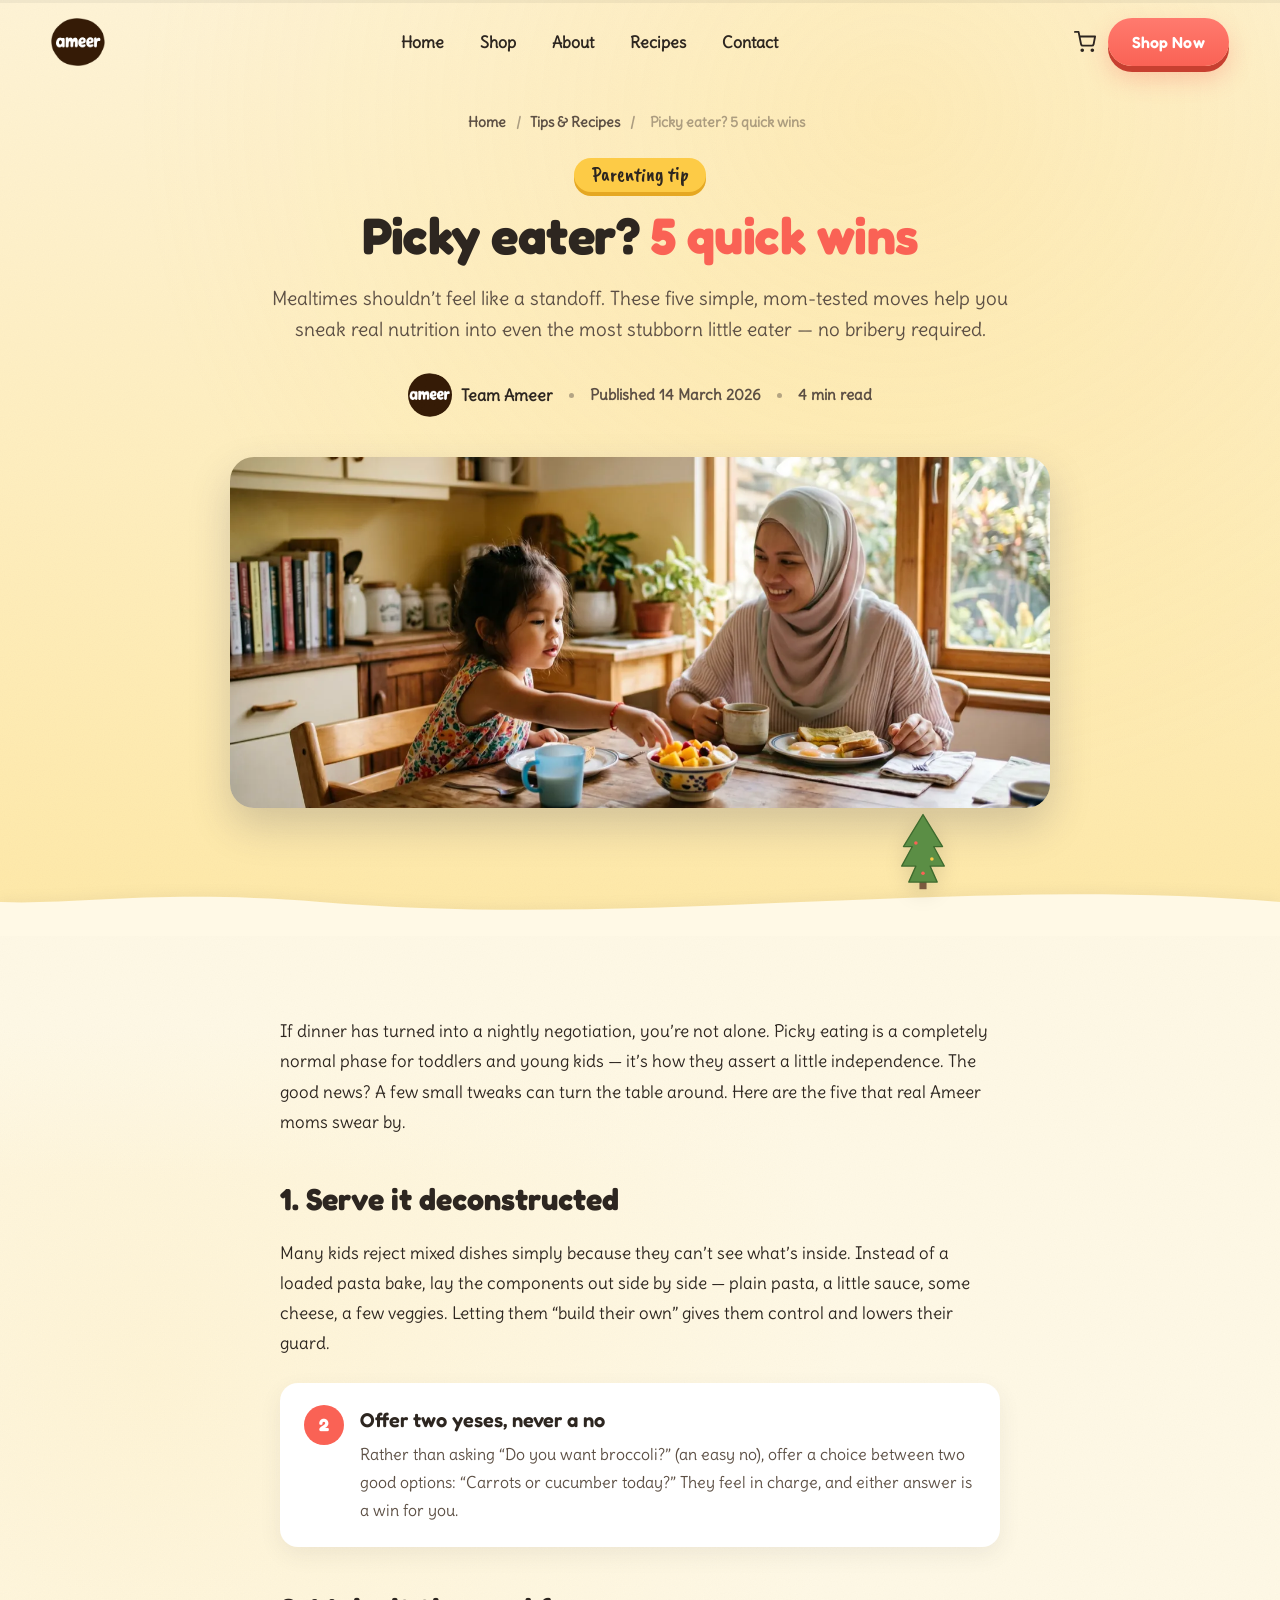
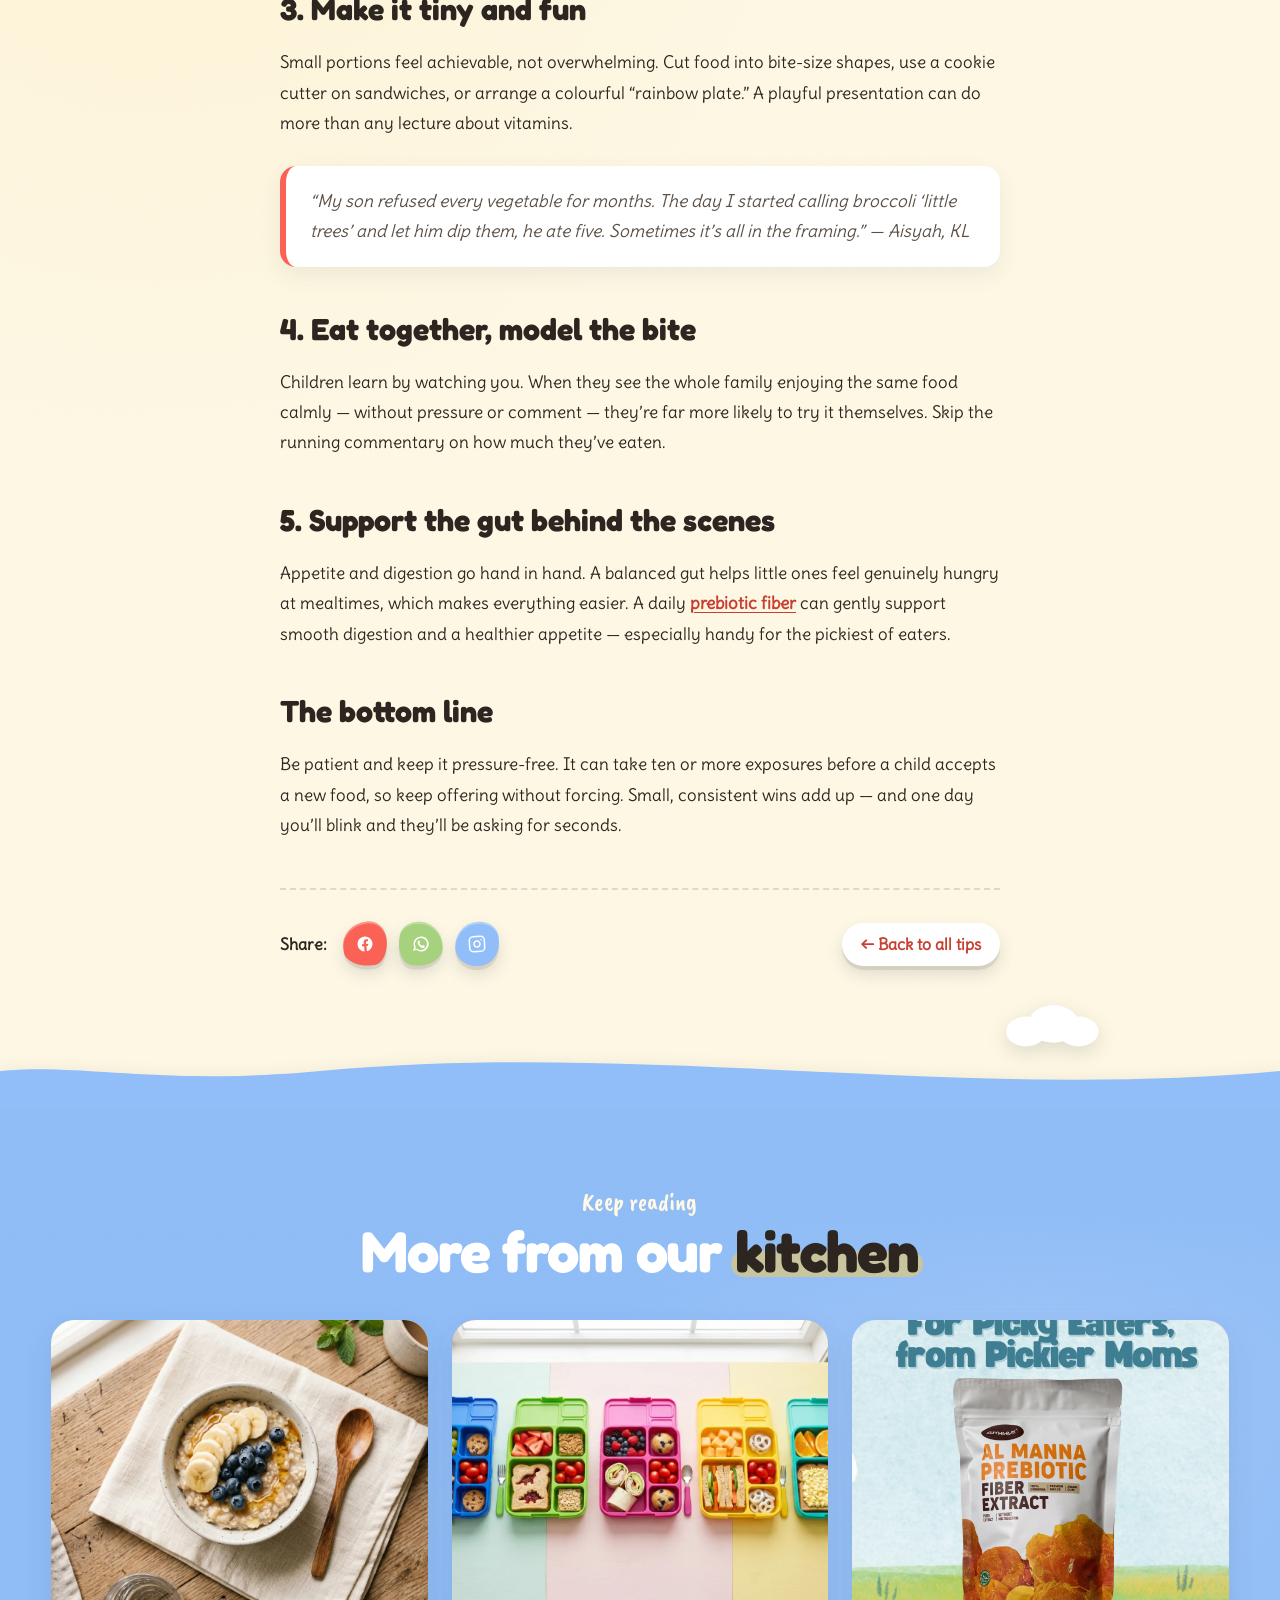
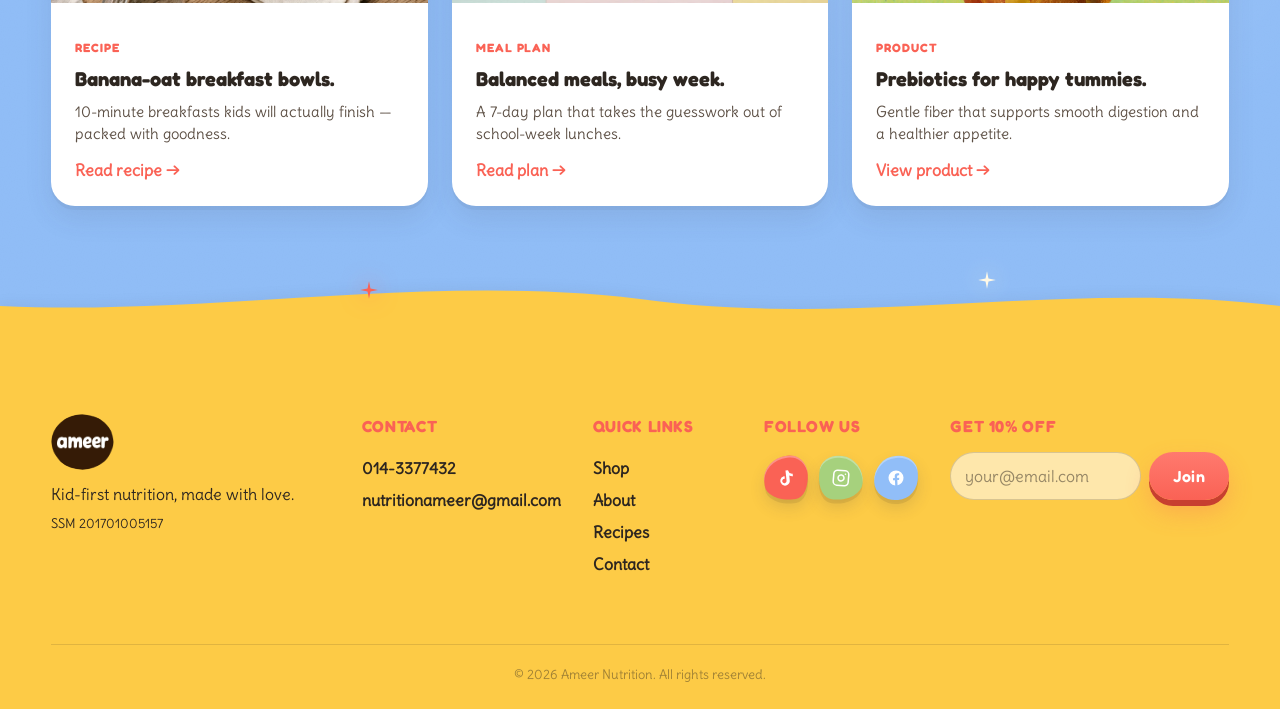
<file: article-picky-eater.html>
<!doctype html>
<html lang="en">
<head>
  <meta charset="utf-8" />
  <meta name="viewport" content="width=device-width, initial-scale=1" />
  <title>Picky Eater? 5 Quick Wins · Ameer Kids Nutrition</title>
  <meta name="description" content="Five simple, mom-tested strategies to get real nutrition into stubborn little eaters — without the mealtime battles." />
  <link rel="icon" href="assets/ameer-logo.webp" />
  <link rel="preconnect" href="https://fonts.googleapis.com" />
  <link rel="preconnect" href="https://fonts.gstatic.com" crossorigin />
  <link href="https://fonts.googleapis.com/css2?family=Fredoka:wght@400;500;600;700&family=Caveat+Brush&family=Delius&display=swap" rel="stylesheet" />
  <link rel="stylesheet" href="css/base.css" />
  <link rel="stylesheet" href="css/sunny-v2.css" />
  <link rel="stylesheet" href="css/article-page.css" />
</head>
<!--
  ============================================================
  REUSABLE ARTICLE / BLOG-POST TEMPLATE
  ............................................................
  Default content = "Picky eater? 5 quick wins". To publish a
  different article, edit the spots tagged "ARTICLE:" below.
  Shares the homepage header, footer, SVG library and theme.
  ============================================================
-->
<body class="theme-sunny theme-v2">

  <!-- Scroll progress bar -->
  <div class="scroll-progress" aria-hidden="true"><div class="scroll-progress-bar" id="scrollProgressBar"></div></div>

  <!-- ============ SVG SYMBOL LIBRARY (shared with homepage) ============ -->
  <svg width="0" height="0" style="position:absolute" aria-hidden="true">
    <defs>
      <symbol id="i-balloon" viewBox="0 0 80 110">
        <defs>
          <radialGradient id="balloonGrad" cx="35%" cy="30%">
            <stop offset="0%" stop-color="#FFB5A8"/><stop offset="60%" stop-color="#FA6255"/><stop offset="100%" stop-color="#C73F30"/>
          </radialGradient>
        </defs>
        <ellipse cx="40" cy="42" rx="32" ry="38" fill="url(#balloonGrad)"/>
        <ellipse cx="28" cy="28" rx="8" ry="12" fill="#FFE6E0" opacity="0.6"/>
        <path d="M37,78 L43,78 L40,86 Z" fill="#9D3A2F"/>
        <path d="M40,86 Q34,94 40,100 T40,108" stroke="#3A3530" stroke-width="1.5" fill="none" stroke-linecap="round"/>
      </symbol>
      <symbol id="i-cloud" viewBox="0 0 160 80">
        <defs>
          <linearGradient id="cloudGrad" x1="0" y1="0" x2="0" y2="1">
            <stop offset="0%" stop-color="#ffffff"/><stop offset="100%" stop-color="#F4ECDD"/>
          </linearGradient>
        </defs>
        <ellipse cx="40" cy="50" rx="32" ry="22" fill="url(#cloudGrad)"/>
        <ellipse cx="80" cy="38" rx="38" ry="28" fill="url(#cloudGrad)"/>
        <ellipse cx="120" cy="50" rx="32" ry="22" fill="url(#cloudGrad)"/>
        <ellipse cx="60" cy="56" rx="20" ry="14" fill="#ffffff"/>
        <ellipse cx="100" cy="56" rx="22" ry="14" fill="#ffffff"/>
      </symbol>
      <symbol id="i-sparkle" viewBox="0 0 30 30">
        <path d="M15,3 L17,13 L27,15 L17,17 L15,27 L13,17 L3,15 L13,13 Z" fill="currentColor"/>
      </symbol>
      <symbol id="i-tree" viewBox="0 0 60 90">
        <rect x="26" y="68" width="8" height="20" fill="#7A5A3F"/>
        <polygon points="30,4 8,40 18,40 6,62 22,62 14,80 46,80 38,62 54,62 42,40 52,40" fill="#5B8E45" stroke="#3E6B2E" stroke-width="1.5" stroke-linejoin="round"/>
        <circle cx="22" cy="36" r="2" fill="#FA6255"/><circle cx="40" cy="54" r="2" fill="#FDCB46"/><circle cx="30" cy="70" r="2" fill="#FA6255"/>
      </symbol>
      <symbol id="i-boat" viewBox="0 0 80 70">
        <path d="M4,46 L76,46 L66,62 L14,62 Z" fill="#FA6255" stroke="#9D3A2F" stroke-width="2" stroke-linejoin="round"/>
        <rect x="38" y="10" width="3" height="38" fill="#7A5A3F"/>
        <path d="M40,12 L40,44 L66,44 Z" fill="white" stroke="#3A3530" stroke-width="1.5" stroke-linejoin="round"/>
        <path d="M40,12 L40,38 L18,38 Z" fill="#FDCB46" stroke="#3A3530" stroke-width="1.5" stroke-linejoin="round"/>
        <circle cx="40" cy="8" r="3" fill="#FA6255"/>
      </symbol>
      <symbol id="i-cloud-mini" viewBox="0 0 80 40">
        <ellipse cx="20" cy="26" rx="16" ry="12" fill="white"/>
        <ellipse cx="42" cy="20" rx="20" ry="15" fill="white"/>
        <ellipse cx="62" cy="26" rx="16" ry="12" fill="white"/>
      </symbol>
      <!-- lorry / cute delivery truck (facing right →) -->
      <symbol id="i-lorry" viewBox="0 0 160 80">
        <!-- ground shadow -->
        <ellipse cx="80" cy="72" rx="68" ry="4.5" fill="rgba(45,38,32,0.12)"/>
        <!-- === exhaust / rear details === -->
        <rect x="6" y="52" width="6" height="5" rx="2.5" fill="#5C4F44"/>
        <rect x="4" y="56" width="10" height="3" rx="1.5" fill="#3A3530"/>
        <!-- tail light -->
        <rect x="10" y="36" width="5" height="7" rx="2.5" fill="#C73F30"/>
        <!-- === rear bumper === -->
        <rect x="8" y="54" width="12" height="6" rx="3" fill="#2D2620"/>
        <!-- === cargo body === -->
        <rect x="14" y="16" width="76" height="42" rx="8" fill="#FA6255"/>
        <!-- cargo highlight (top edge) -->
        <rect x="16" y="18" width="72" height="3" rx="1.5" fill="rgba(255,255,255,0.2)"/>
        <!-- cargo rib lines -->
        <line x1="32" y1="20" x2="32" y2="54" stroke="rgba(0,0,0,0.06)" stroke-width="1.5"/>
        <line x1="52" y1="20" x2="52" y2="54" stroke="rgba(0,0,0,0.06)" stroke-width="1.5"/>
        <line x1="72" y1="20" x2="72" y2="54" stroke="rgba(0,0,0,0.06)" stroke-width="1.5"/>
        <!-- cargo side windows (rounded) -->
        <rect x="18" y="22" width="12" height="12" rx="4" fill="#FFF9E6" opacity="0.9"/>
        <rect x="34" y="22" width="15" height="12" rx="4" fill="#FFF9E6" opacity="0.9"/>
        <rect x="53" y="22" width="15" height="12" rx="4" fill="#FFF9E6" opacity="0.9"/>
        <!-- window reflections -->
        <line x1="20" y1="24" x2="20" y2="32" stroke="white" stroke-width="1.5" opacity="0.4"/>
        <line x1="37" y1="24" x2="37" y2="32" stroke="white" stroke-width="1.5" opacity="0.4"/>
        <line x1="56" y1="24" x2="56" y2="32" stroke="white" stroke-width="1.5" opacity="0.4"/>
        <!-- brand stripe / belt line -->
        <rect x="14" y="40" width="76" height="6" fill="#FDCB46"/>
        <!-- brand stripe highlight -->
        <rect x="14" y="40" width="76" height="2" fill="rgba(255,255,255,0.35)"/>
        <!-- === cab (front section, facing right) === -->
        <path d="M78,56 L78,24 Q78,10 92,10 L128,10 L142,18 L142,56 Z" fill="#91BEF8"/>
        <!-- cab highlight -->
        <path d="M80,56 L80,24 Q80,13 92,13 L126,13 L138,19 L138,56" fill="none" stroke="rgba(255,255,255,0.25)" stroke-width="2"/>
        <!-- cab roof dome -->
        <rect x="94" y="14" width="38" height="10" rx="6" fill="#6A9EDB"/>
        <!-- cab roof highlight -->
        <rect x="98" y="16" width="30" height="3" rx="1.5" fill="rgba(255,255,255,0.3)"/>
        <!-- windshield -->
        <path d="M112,20 L128,20 L128,34 Q118,30 112,34 Z" fill="#FFF9E6" opacity="0.95"/>
        <!-- windshield reflection -->
        <line x1="116" y1="22" x2="116" y2="31" stroke="white" stroke-width="1.5"/>
        <!-- side window -->
        <rect x="94" y="20" width="14" height="16" rx="5" fill="#FFF9E6" opacity="0.9"/>
        <line x1="98" y1="22" x2="98" y2="34" stroke="white" stroke-width="1.5" opacity="0.4"/>
        <!-- door handle -->
        <rect x="96" y="44" width="8" height="2.5" rx="1.2" fill="rgba(255,255,255,0.6)"/>
        <!-- door line -->
        <line x1="110" y1="28" x2="110" y2="56" stroke="#5A9ECB" stroke-width="1.5"/>
        <!-- === front details === -->
        <!-- front grille -->
        <rect x="138" y="30" width="5" height="18" rx="2.5" fill="#2D2620"/>
        <line x1="139" y1="34" x2="142" y2="34" stroke="#5C4F44" stroke-width="0.8"/>
        <line x1="139" y1="38" x2="142" y2="38" stroke="#5C4F44" stroke-width="0.8"/>
        <line x1="139" y1="42" x2="142" y2="42" stroke="#5C4F44" stroke-width="0.8"/>
        <!-- front bumper -->
        <rect x="132" y="50" width="12" height="8" rx="4" fill="#2D2620"/>
        <!-- headlight -->
        <circle cx="140" cy="44" r="5" fill="#FDCB46"/>
        <circle cx="140" cy="44" r="2.5" fill="#FFF9E6"/>
        <!-- turn signal -->
        <rect x="134" y="32" width="3" height="5" rx="1.5" fill="#FDCB46"/>
        <!-- === wheels with hubcaps === -->
        <!-- rear wheel -->
        <circle cx="44" cy="60" r="10" fill="#2D2620"/>
        <circle cx="44" cy="60" r="7" fill="#3A3530"/>
        <circle cx="44" cy="60" r="4.5" fill="#FFF9E6"/>
        <circle cx="44" cy="60" r="2" fill="#5C4F44"/>
        <!-- middle wheel -->
        <circle cx="90" cy="60" r="10" fill="#2D2620"/>
        <circle cx="90" cy="60" r="7" fill="#3A3530"/>
        <circle cx="90" cy="60" r="4.5" fill="#FFF9E6"/>
        <circle cx="90" cy="60" r="2" fill="#5C4F44"/>
        <!-- front wheel -->
        <circle cx="126" cy="60" r="10" fill="#2D2620"/>
        <circle cx="126" cy="60" r="7" fill="#3A3530"/>
        <circle cx="126" cy="60" r="4.5" fill="#FFF9E6"/>
        <circle cx="126" cy="60" r="2" fill="#5C4F44"/>
        <!-- === side mirror === -->
        <rect x="130" y="20" width="6" height="5" rx="2" fill="#5C4F44"/>
        <line x1="130" y1="22" x2="124" y2="22" stroke="#5C4F44" stroke-width="2"/>
        <!-- === little flag / antenna === -->
        <line x1="100" y1="12" x2="100" y2="2" stroke="#2D2620" stroke-width="1.5"/>
        <polygon points="100,2 110,5 100,8" fill="#FA6255"/>
      </symbol>
    </defs>
  </svg>

  <header class="site-header" id="siteHeader">
    <div class="container header-inner">
      <a href="index.html" class="brand">
        <img src="assets/ameer-logo.webp" alt="Ameer logo" class="brand-logo" />
      </a>
      <nav class="site-nav" id="primaryNav" aria-label="Primary">
        <a href="index.html#home">Home</a>
        <a href="index.html#shop">Shop</a>
        <a href="index.html#about">About</a>
        <a href="index.html#recipes">Recipes</a>
        <a href="index.html#contact">Contact</a>
      </nav>
      <div class="header-actions">
        <button class="icon-btn" aria-label="Cart">
          <svg width="22" height="22" viewBox="0 0 24 24" fill="none" stroke="currentColor" stroke-width="2" stroke-linecap="round" stroke-linejoin="round"><circle cx="9" cy="21" r="1"/><circle cx="20" cy="21" r="1"/><path d="M1 1h4l2.7 13.4a2 2 0 0 0 2 1.6h9.7a2 2 0 0 0 2-1.6L23 6H6"/></svg>
        </button>
        <a href="index.html#shop" class="btn btn-primary">Shop Now</a>
        <button class="menu-toggle" type="button" aria-controls="primaryNav" aria-expanded="false" aria-label="Open menu">
          <span class="menu-toggle-bar" aria-hidden="true"></span>
          <span class="menu-toggle-bar" aria-hidden="true"></span>
          <span class="menu-toggle-bar" aria-hidden="true"></span>
        </button>
      </div>
    </div>
  </header>

  <main>
    <!-- ============ ARTICLE HERO ============ -->
    <article class="article-hero" aria-labelledby="articleTitle">
      <div class="container">
        <nav class="woocommerce-breadcrumb" aria-label="Breadcrumb" data-anim="reveal-up">
          <a href="index.html">Home</a> <span>/</span>
          <a href="index.html#recipes">Tips &amp; Recipes</a> <span>/</span>
          <!-- ARTICLE:title --><span aria-current="page">Picky eater? 5 quick wins</span>
        </nav>

        <span class="article-tag" data-anim="reveal-up"><!-- ARTICLE:tag -->Parenting tip</span>
        <h1 class="article-title" id="articleTitle" data-anim="reveal-up" data-anim-delay="100"><!-- ARTICLE:title -->Picky eater? <span>5 quick wins</span></h1>
        <p class="article-lead" data-anim="reveal-up" data-anim-delay="200"><!-- ARTICLE:lead -->Mealtimes shouldn&rsquo;t feel like a standoff. These five simple, mom-tested moves help you sneak real nutrition into even the most stubborn little eater — no bribery required.</p>

        <div class="article-meta" data-anim="reveal-up" data-anim-delay="300">
          <span class="meta-author"><img src="assets/ameer-logo.webp" alt="Team Ameer" /><cite>Team Ameer</cite></span>
          <span class="meta-dot" aria-hidden="true"></span>
          <span class="meta-item">Published 14 March 2026</span>
          <span class="meta-dot" aria-hidden="true"></span>
          <span class="meta-item">4 min read</span>
        </div>

        <figure class="article-figure" data-anim="reveal-up" data-anim-delay="400">
          <!-- ARTICLE:hero-image -->
          <img src="assets/blog/tip-1.webp" alt="A child happily eating a colourful, healthy snack" />
        </figure>
      </div>

      <!-- divider → body (cream) -->
      <div class="divider divider-bottom" aria-hidden="true">
        <svg class="divider-shape" viewBox="0 0 1440 90" preserveAspectRatio="none">
          <path d="M0,90 L1440,90 L1440,55 C1080,28 720,82 360,55 C180,42 90,58 0,55 Z" fill="#FFF9E6"/>
        </svg>
        <svg class="divider-deco divider-tree" viewBox="0 0 60 90"><use href="#i-tree"/></svg>
      </div>
    </article>

    <!-- ============ ARTICLE BODY ============ -->
    <section class="article-body reveal">
      <div class="article-prose">
        <!-- ARTICLE:body -->
        <p>If dinner has turned into a nightly negotiation, you&rsquo;re not alone. Picky eating is a completely normal phase for toddlers and young kids — it&rsquo;s how they assert a little independence. The good news? A few small tweaks can turn the table around. Here are the five that real Ameer moms swear by.</p>

        <h2>1. Serve it deconstructed</h2>
        <p>Many kids reject mixed dishes simply because they can&rsquo;t see what&rsquo;s inside. Instead of a loaded pasta bake, lay the components out side by side — plain pasta, a little sauce, some cheese, a few veggies. Letting them &ldquo;build their own&rdquo; gives them control and lowers their guard.</p>

        <div class="article-keycard">
          <span class="kc-num">2</span>
          <div>
            <h3>Offer two yeses, never a no</h3>
            <p>Rather than asking &ldquo;Do you want broccoli?&rdquo; (an easy no), offer a choice between two good options: &ldquo;Carrots or cucumber today?&rdquo; They feel in charge, and either answer is a win for you.</p>
          </div>
        </div>

        <h2>3. Make it tiny and fun</h2>
        <p>Small portions feel achievable, not overwhelming. Cut food into bite-size shapes, use a cookie cutter on sandwiches, or arrange a colourful &ldquo;rainbow plate.&rdquo; A playful presentation can do more than any lecture about vitamins.</p>

        <blockquote>
          <p>&ldquo;My son refused every vegetable for months. The day I started calling broccoli &lsquo;little trees&rsquo; and let him dip them, he ate five. Sometimes it&rsquo;s all in the framing.&rdquo; — Aisyah, KL</p>
        </blockquote>

        <h2>4. Eat together, model the bite</h2>
        <p>Children learn by watching you. When they see the whole family enjoying the same food calmly — without pressure or comment — they&rsquo;re far more likely to try it themselves. Skip the running commentary on how much they&rsquo;ve eaten.</p>

        <h2>5. Support the gut behind the scenes</h2>
        <p>Appetite and digestion go hand in hand. A balanced gut helps little ones feel genuinely hungry at mealtimes, which makes everything easier. A daily <a href="prebiotics.html">prebiotic fiber</a> can gently support smooth digestion and a healthier appetite — especially handy for the pickiest of eaters.</p>

        <h2>The bottom line</h2>
        <p>Be patient and keep it pressure-free. It can take ten or more exposures before a child accepts a new food, so keep offering without forcing. Small, consistent wins add up — and one day you&rsquo;ll blink and they&rsquo;ll be asking for seconds.</p>
      </div>

      <!-- share / back -->
      <div class="article-share">
        <span>Share:</span>
        <a href="#" aria-label="Share on Facebook"><svg width="18" height="18" viewBox="0 0 24 24" fill="currentColor"><path d="M22 12a10 10 0 1 0-11.56 9.88v-6.99H7.9V12h2.54V9.8c0-2.5 1.49-3.89 3.78-3.89 1.09 0 2.24.2 2.24.2v2.46H15.2c-1.24 0-1.63.77-1.63 1.56V12h2.78l-.44 2.89h-2.34v6.99A10 10 0 0 0 22 12z"/></svg></a>
        <a href="#" aria-label="Share on WhatsApp"><svg width="18" height="18" viewBox="0 0 24 24" fill="currentColor"><path d="M12 2a10 10 0 0 0-8.6 15l-1.3 4.8 4.9-1.3A10 10 0 1 0 12 2zm0 18a8 8 0 0 1-4.1-1.1l-.3-.2-2.9.8.8-2.8-.2-.3A8 8 0 1 1 12 20zm4.4-6c-.2-.1-1.4-.7-1.6-.8-.2-.1-.4-.1-.5.1l-.7.9c-.1.2-.3.2-.5.1a6.5 6.5 0 0 1-3.2-2.8c-.2-.4.2-.4.6-1.2.1-.2 0-.3 0-.5l-.7-1.7c-.2-.4-.4-.4-.5-.4h-.5a1 1 0 0 0-.7.3c-.3.3-.9.9-.9 2.1s.9 2.4 1 2.6c.1.2 1.8 2.8 4.4 3.9 1.6.7 2.2.7 3 .6.5-.1 1.4-.6 1.6-1.1.2-.6.2-1 .1-1.1z"/></svg></a>
        <a href="#" aria-label="Share on Instagram"><svg width="18" height="18" viewBox="0 0 24 24" fill="none" stroke="currentColor" stroke-width="2" stroke-linecap="round" stroke-linejoin="round"><rect x="2" y="2" width="20" height="20" rx="5" ry="5"/><path d="M16 11.37A4 4 0 1 1 12.63 8 4 4 0 0 1 16 11.37z"/><line x1="17.5" y1="6.5" x2="17.51" y2="6.5"/></svg></a>
        <a href="index.html#recipes" class="back-link">← Back to all tips</a>
      </div>

      <!-- divider → related (river blue) -->
      <div class="divider divider-bottom" aria-hidden="true">
        <svg class="divider-shape" viewBox="0 0 1440 90" preserveAspectRatio="none">
          <path d="M0,90 L1440,90 L1440,50 C1080,80 720,20 360,50 C180,65 90,42 0,50 Z" fill="#91BEF8"/>
        </svg>
        <svg class="divider-deco divider-cloud-mini" viewBox="0 0 80 40"><use href="#i-cloud-mini"/></svg>
      </div>
    </section>

    <!-- ============ RELATED ARTICLES ============ -->
    <section class="related-articles reveal" aria-labelledby="relatedTitle">
      <div class="container">
        <span class="eyebrow" data-anim="reveal-up">Keep reading</span>
        <h2 id="relatedTitle" class="section-title" data-anim="word-reveal">More from our <span>kitchen</span></h2>
        <div class="tip-grid" data-anim="stagger-up">
          <article class="tip-card">
            <div class="tip-img tip-img-2" role="img" aria-label="Kid-friendly recipe">
              <img src="assets/blog/tip-2.webp" alt="" class="tip-photo" />
            </div>
            <span class="tip-tag">Recipe</span>
            <h3>Banana-oat breakfast bowls.</h3>
            <p>10-minute breakfasts kids will actually finish — packed with goodness.</p>
            <a href="article-banana-oat-bowls.html" class="link-arrow">Read recipe →</a>
          </article>
          <article class="tip-card">
            <div class="tip-img tip-img-3" role="img" aria-label="Weekly meal plan">
              <img src="assets/blog/tip-3.webp" alt="" class="tip-photo" />
            </div>
            <span class="tip-tag">Meal plan</span>
            <h3>Balanced meals, busy week.</h3>
            <p>A 7-day plan that takes the guesswork out of school-week lunches.</p>
            <a href="article-meal-plan.html" class="link-arrow">Read plan →</a>
          </article>
          <article class="tip-card">
            <div class="tip-img tip-img-1" role="img" aria-label="Gut-health support">
              <img src="assets/products/prebiotics.webp" alt="" class="tip-photo" />
            </div>
            <span class="tip-tag">Product</span>
            <h3>Prebiotics for happy tummies.</h3>
            <p>Gentle fiber that supports smooth digestion and a healthier appetite.</p>
            <a href="prebiotics.html" class="link-arrow">View product →</a>
          </article>
        </div>
      </div>

      <!-- divider → footer (yellow) -->
      <svg class="divider-lorry" viewBox="0 0 160 80" aria-hidden="true"><use href="#i-lorry"/></svg>
      <div class="divider divider-bottom" aria-hidden="true">
        <svg class="divider-shape" viewBox="0 0 1440 90" preserveAspectRatio="none">
          <path d="M0,90 L1440,90 L1440,45 C1200,18 960,68 720,38 C480,12 240,55 0,45 Z" fill="#FDCB46"/>
        </svg>
        <svg class="divider-deco divider-spark-1" viewBox="0 0 30 30" style="color:#FA6255"><use href="#i-sparkle"/></svg>
        <svg class="divider-deco divider-spark-2" viewBox="0 0 30 30" style="color:#FFF9E6"><use href="#i-sparkle"/></svg>
      </div>
    </section>
  </main>

  <footer class="site-footer" id="contact">
    <div class="container footer-inner">
      <div class="footer-brand">
        <img src="assets/ameer-logo.webp" alt="Ameer" />
        <p>Kid-first nutrition, made with love.</p>
        <p class="ssm">SSM 201701005157</p>
      </div>
      <div class="footer-col">
        <h4>Contact</h4>
        <p><a href="tel:0143377432">014-3377432</a></p>
        <p><a href="mailto:nutritionameer@gmail.com">nutritionameer@gmail.com</a></p>
      </div>
      <div class="footer-col">
        <h4>Quick Links</h4>
        <a href="index.html#shop">Shop</a>
        <a href="index.html#about">About</a>
        <a href="index.html#recipes">Recipes</a>
        <a href="index.html#contact">Contact</a>
      </div>
      <div class="footer-col">
        <h4>Follow Us</h4>
        <div class="social-icons">
          <a href="#" class="soc" aria-label="TikTok">
            <svg width="18" height="18" viewBox="0 0 24 24" fill="currentColor"><path d="M19.59 6.69a4.83 4.83 0 0 1-3.77-4.25V2h-3.45v13.67a2.89 2.89 0 0 1-5.2 1.74 2.89 2.89 0 0 1 2.31-4.64 2.93 2.93 0 0 1 .88.13V9.4a6.84 6.84 0 0 0-1-.05A6.33 6.33 0 0 0 5.8 20.1a6.34 6.34 0 0 0 10.86-4.43V9a8.16 8.16 0 0 0 4.77 1.52v-3.4a4.85 4.85 0 0 1-1.84-.43z"/></svg>
          </a>
          <a href="#" class="soc" aria-label="Instagram">
            <svg width="18" height="18" viewBox="0 0 24 24" fill="none" stroke="currentColor" stroke-width="2" stroke-linecap="round" stroke-linejoin="round"><rect x="2" y="2" width="20" height="20" rx="5" ry="5"/><path d="M16 11.37A4 4 0 1 1 12.63 8 4 4 0 0 1 16 11.37z"/><line x1="17.5" y1="6.5" x2="17.51" y2="6.5"/></svg>
          </a>
          <a href="#" class="soc" aria-label="Facebook">
            <svg width="18" height="18" viewBox="0 0 24 24" fill="currentColor"><path d="M22 12a10 10 0 1 0-11.56 9.88v-6.99H7.9V12h2.54V9.8c0-2.5 1.49-3.89 3.78-3.89 1.09 0 2.24.2 2.24.2v2.46H15.2c-1.24 0-1.63.77-1.63 1.56V12h2.78l-.44 2.89h-2.34v6.99A10 10 0 0 0 22 12z"/></svg>
          </a>
        </div>
      </div>
      <div class="footer-col footer-newsletter">
        <h4>Get 10% Off</h4>
        <form class="mini-newsletter" onsubmit="event.preventDefault();">
          <input type="email" placeholder="your@email.com" required />
          <button type="submit" class="btn btn-primary">Join</button>
        </form>
      </div>
    </div>
    <div class="footer-bottom container">
      <small>© 2026 Ameer Nutrition. All rights reserved.</small>
    </div>
  </footer>

  <div class="popup" id="subscribePopup" role="dialog" aria-modal="true" aria-labelledby="popupTitle" hidden>
    <div class="popup-card">
      <button class="popup-close" data-close aria-label="Close">×</button>
      <svg class="popup-deco" viewBox="0 0 80 110" aria-hidden="true"><use href="#i-balloon"/></svg>
      <h3 id="popupTitle">Get your <span>free</span> trial kit!</h3>
      <p>Join the Ameer family and get 10% off your first order, plus parenting tips straight to your inbox.</p>
      <form class="popup-form" onsubmit="event.preventDefault();">
        <input type="email" placeholder="your@email.com" required />
        <button type="submit" class="btn btn-primary">Send me the deal</button>
      </form>
      <small class="popup-fine">No spam. Unsubscribe anytime.</small>
    </div>
  </div>

  <script src="js/script-v2.js" defer></script>
</body>
</html>
</file>
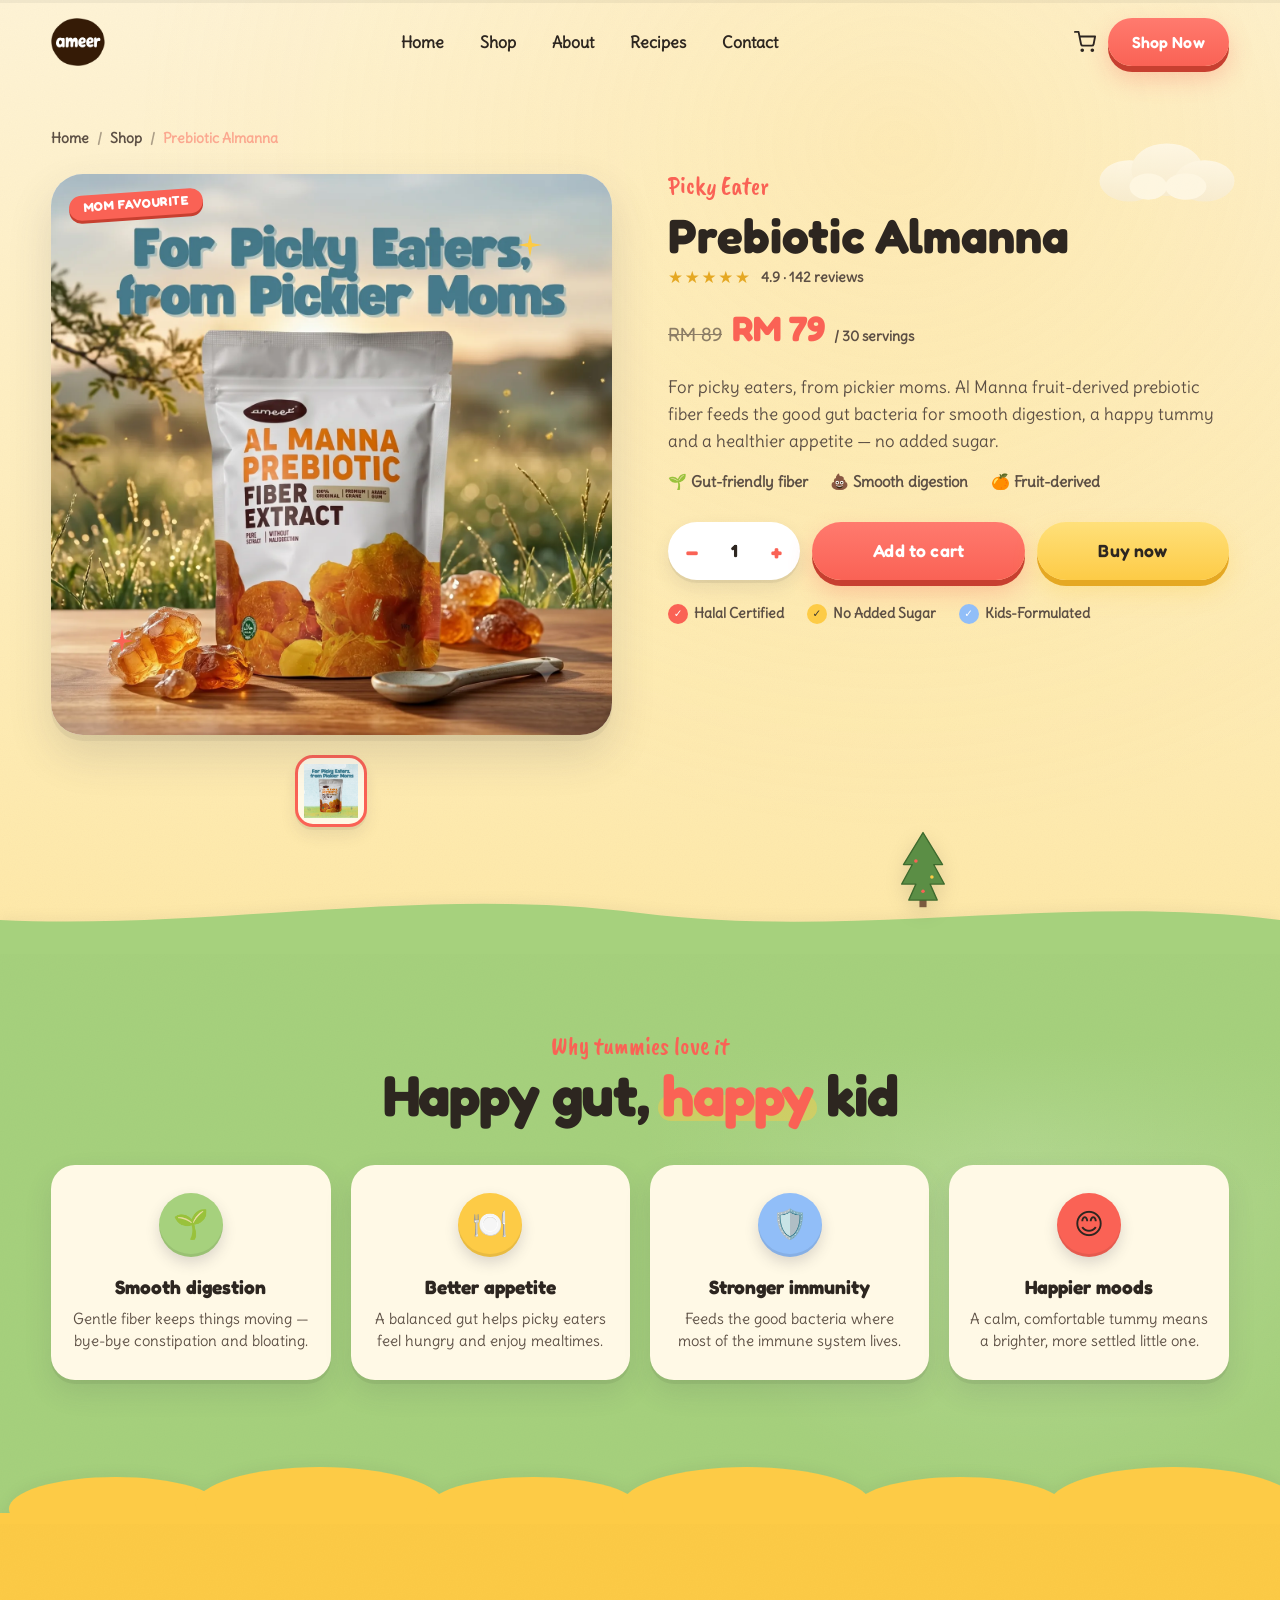
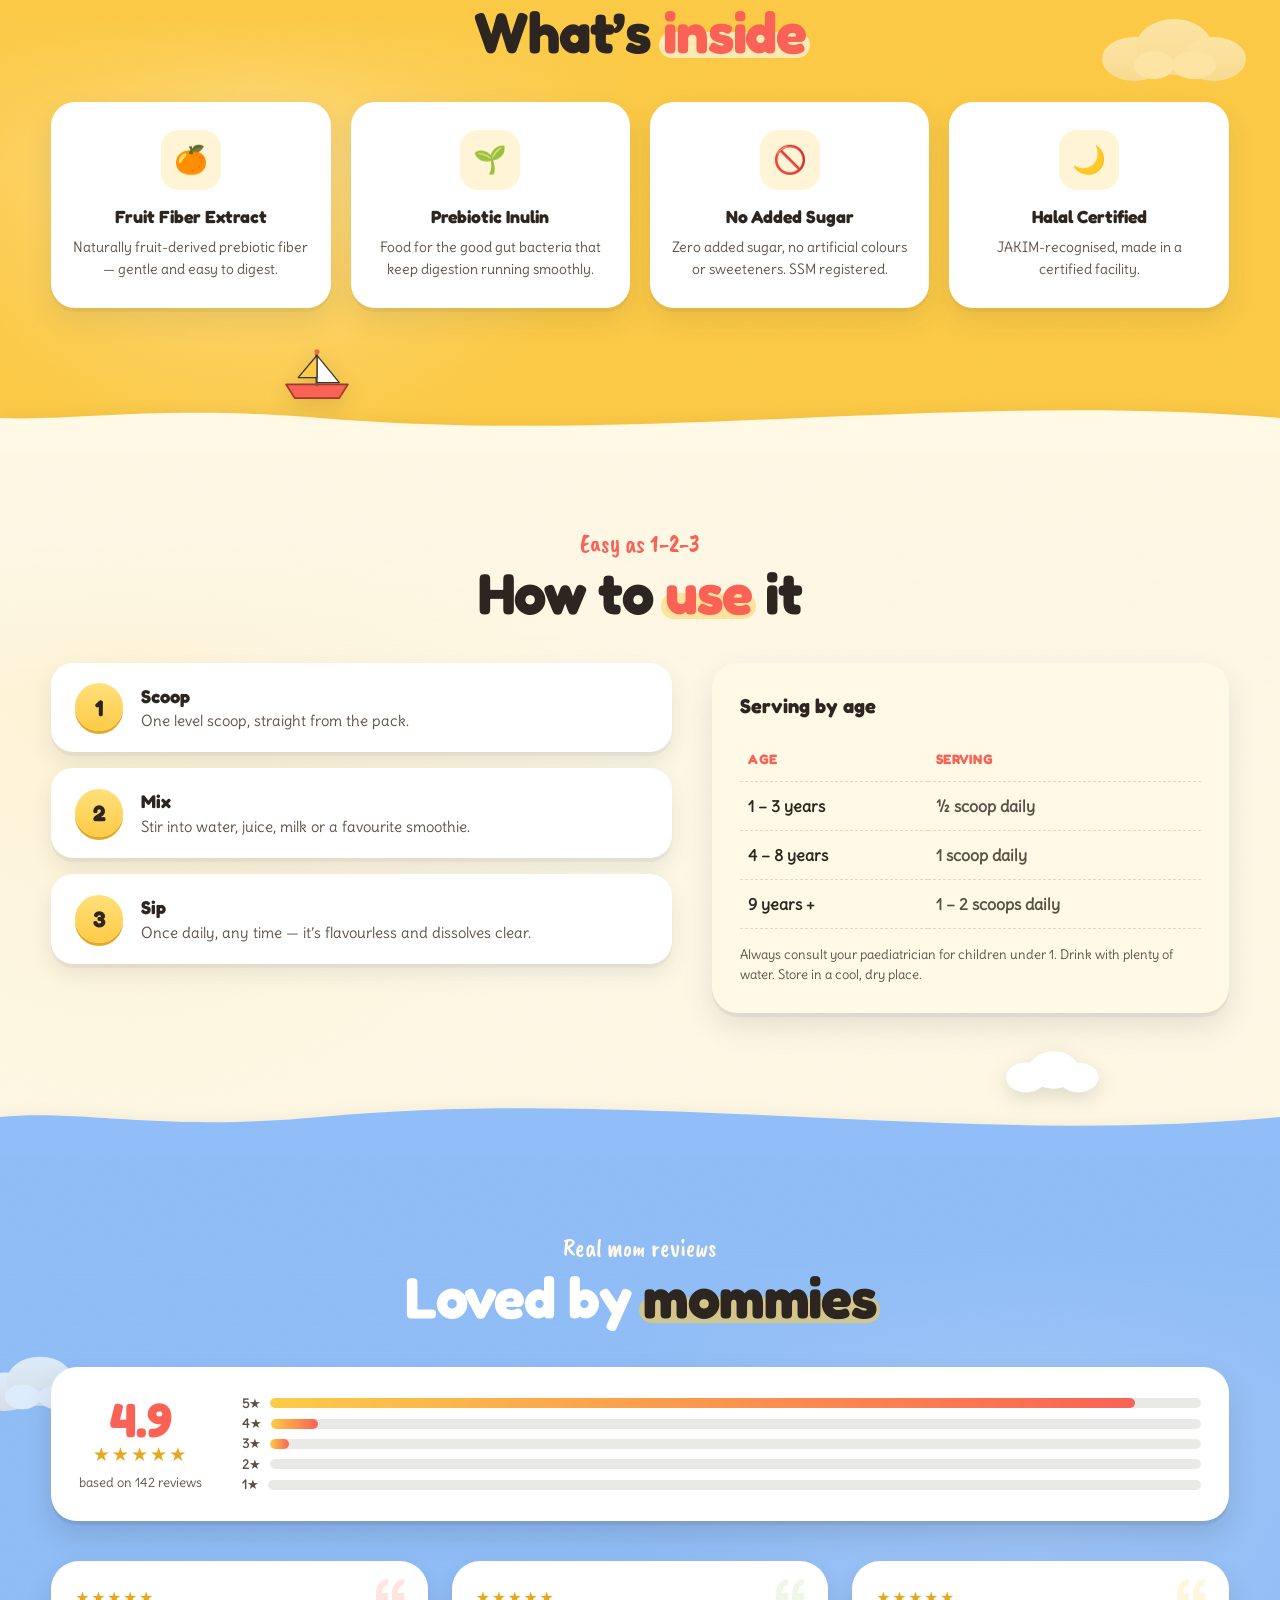
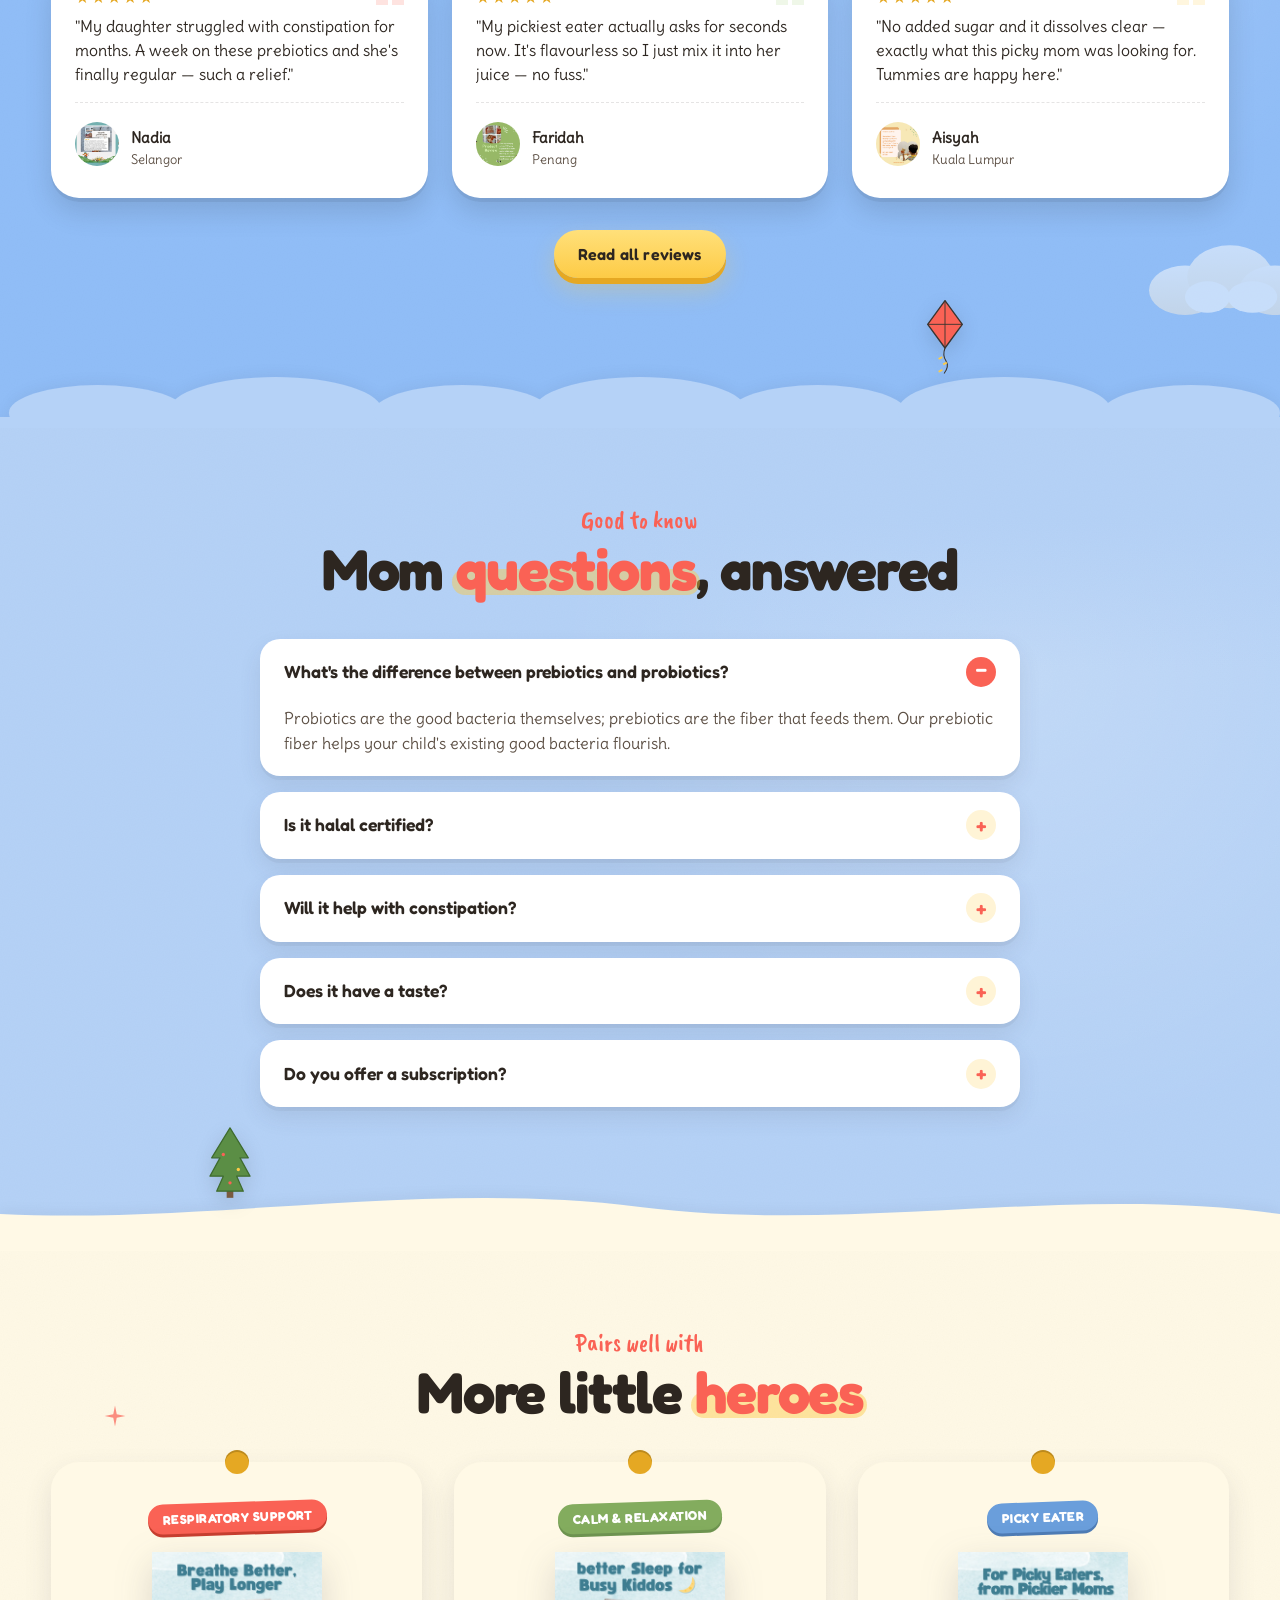
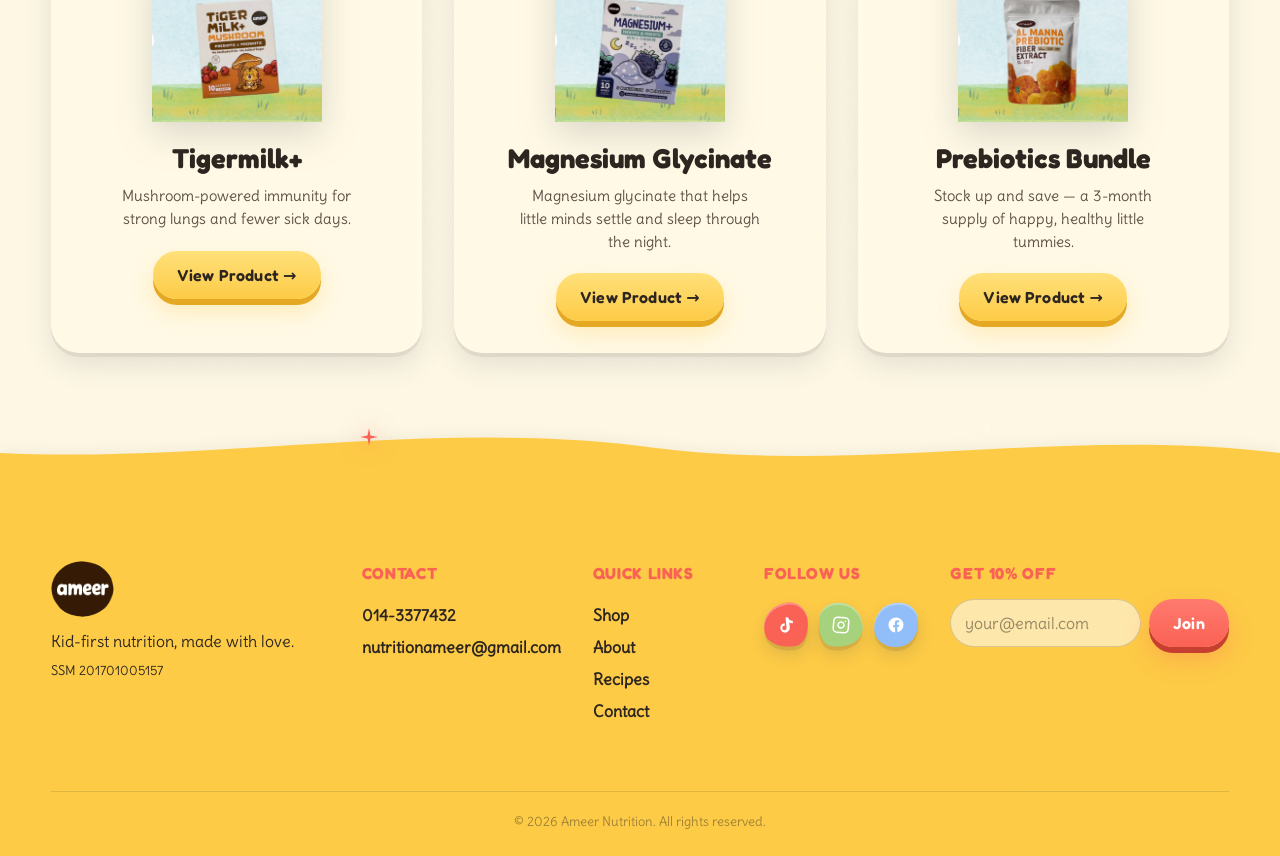
<file: prebiotics.html>
<!doctype html>
<html lang="en">
<head>
  <meta charset="utf-8" />
  <meta name="viewport" content="width=device-width, initial-scale=1" />
  <title>Prebiotic Almanna — Picky Eater · Ameer Kids Nutrition</title>
  <meta name="description" content="Al Manna Prebiotic Fiber Extract for kids — fruit-derived fiber for smooth digestion, a happy tummy, stronger immunity and a better appetite. Made for picky eaters. Halal certified, no added sugar." />
  <link rel="icon" href="assets/ameer-logo.webp" />
  <link rel="preconnect" href="https://fonts.googleapis.com" />
  <link rel="preconnect" href="https://fonts.gstatic.com" crossorigin />
  <link href="https://fonts.googleapis.com/css2?family=Fredoka:wght@400;500;600;700&family=Caveat+Brush&family=Delius&display=swap" rel="stylesheet" />
  <link rel="stylesheet" href="css/base.css" />
  <link rel="stylesheet" href="css/sunny-v2.css" />
  <link rel="stylesheet" href="css/product-page.css" />
</head>
<!--
  ============================================================
  SINGLE-PRODUCT PAGE — Prebiotics
  Built from the reusable produk.html template. Edit the spots
  tagged "PRODUCT:" to feature a different product.
  ============================================================
-->
<body class="theme-sunny theme-v2">

  <!-- Scroll progress bar -->
  <div class="scroll-progress" aria-hidden="true"><div class="scroll-progress-bar" id="scrollProgressBar"></div></div>

  <!-- ============ SVG SYMBOL LIBRARY (shared with homepage) ============ -->
  <svg width="0" height="0" style="position:absolute" aria-hidden="true">
    <defs>
      <symbol id="i-balloon" viewBox="0 0 80 110">
        <defs>
          <radialGradient id="balloonGrad" cx="35%" cy="30%">
            <stop offset="0%" stop-color="#FFB5A8"/><stop offset="60%" stop-color="#FA6255"/><stop offset="100%" stop-color="#C73F30"/>
          </radialGradient>
        </defs>
        <ellipse cx="40" cy="42" rx="32" ry="38" fill="url(#balloonGrad)"/>
        <ellipse cx="28" cy="28" rx="8" ry="12" fill="#FFE6E0" opacity="0.6"/>
        <path d="M37,78 L43,78 L40,86 Z" fill="#9D3A2F"/>
        <path d="M40,86 Q34,94 40,100 T40,108" stroke="#3A3530" stroke-width="1.5" fill="none" stroke-linecap="round"/>
      </symbol>
      <symbol id="i-cloud" viewBox="0 0 160 80">
        <defs>
          <linearGradient id="cloudGrad" x1="0" y1="0" x2="0" y2="1">
            <stop offset="0%" stop-color="#ffffff"/><stop offset="100%" stop-color="#F4ECDD"/>
          </linearGradient>
        </defs>
        <ellipse cx="40" cy="50" rx="32" ry="22" fill="url(#cloudGrad)"/>
        <ellipse cx="80" cy="38" rx="38" ry="28" fill="url(#cloudGrad)"/>
        <ellipse cx="120" cy="50" rx="32" ry="22" fill="url(#cloudGrad)"/>
        <ellipse cx="60" cy="56" rx="20" ry="14" fill="#ffffff"/>
        <ellipse cx="100" cy="56" rx="22" ry="14" fill="#ffffff"/>
      </symbol>
      <symbol id="i-sun" viewBox="0 0 160 160">
        <defs>
          <radialGradient id="sunGrad" cx="40%" cy="40%">
            <stop offset="0%" stop-color="#FFF1AE"/><stop offset="60%" stop-color="#FDCB46"/><stop offset="100%" stop-color="#E5A823"/>
          </radialGradient>
        </defs>
        <g stroke="#FDCB46" stroke-width="5" stroke-linecap="round">
          <line x1="80" y1="6" x2="80" y2="24"/><line x1="80" y1="136" x2="80" y2="154"/>
          <line x1="6" y1="80" x2="24" y2="80"/><line x1="136" y1="80" x2="154" y2="80"/>
          <line x1="28" y1="28" x2="40" y2="40"/><line x1="120" y1="120" x2="132" y2="132"/>
          <line x1="132" y1="28" x2="120" y2="40"/><line x1="40" y1="120" x2="28" y2="132"/>
        </g>
        <circle cx="80" cy="80" r="45" fill="url(#sunGrad)"/>
        <circle cx="68" cy="68" r="10" fill="#FFF1AE" opacity="0.55"/>
      </symbol>
      <symbol id="i-sparkle" viewBox="0 0 30 30">
        <path d="M15,3 L17,13 L27,15 L17,17 L15,27 L13,17 L3,15 L13,13 Z" fill="currentColor"/>
      </symbol>
      <symbol id="i-quote" viewBox="0 0 40 36">
        <path d="M6,30 L6,18 C6,10 12,4 18,4 L18,10 C14,10 12,14 12,18 L18,18 L18,30 Z M22,30 L22,18 C22,10 28,4 34,4 L34,10 C30,10 28,14 28,18 L34,18 L34,30 Z" fill="currentColor" opacity="0.18"/>
      </symbol>
      <symbol id="i-tree" viewBox="0 0 60 90">
        <rect x="26" y="68" width="8" height="20" fill="#7A5A3F"/>
        <polygon points="30,4 8,40 18,40 6,62 22,62 14,80 46,80 38,62 54,62 42,40 52,40" fill="#5B8E45" stroke="#3E6B2E" stroke-width="1.5" stroke-linejoin="round"/>
        <circle cx="22" cy="36" r="2" fill="#FA6255"/><circle cx="40" cy="54" r="2" fill="#FDCB46"/><circle cx="30" cy="70" r="2" fill="#FA6255"/>
      </symbol>
      <symbol id="i-boat" viewBox="0 0 80 70">
        <path d="M4,46 L76,46 L66,62 L14,62 Z" fill="#FA6255" stroke="#9D3A2F" stroke-width="2" stroke-linejoin="round"/>
        <rect x="38" y="10" width="3" height="38" fill="#7A5A3F"/>
        <path d="M40,12 L40,44 L66,44 Z" fill="white" stroke="#3A3530" stroke-width="1.5" stroke-linejoin="round"/>
        <path d="M40,12 L40,38 L18,38 Z" fill="#FDCB46" stroke="#3A3530" stroke-width="1.5" stroke-linejoin="round"/>
        <circle cx="40" cy="8" r="3" fill="#FA6255"/>
      </symbol>
      <symbol id="i-kite" viewBox="0 0 50 90">
        <polygon points="25,4 44,30 25,56 6,30" fill="#FA6255" stroke="#3A3530" stroke-width="1.5" stroke-linejoin="round"/>
        <line x1="25" y1="4" x2="25" y2="56" stroke="#3A3530" stroke-width="1"/>
        <line x1="6" y1="30" x2="44" y2="30" stroke="#3A3530" stroke-width="1"/>
        <path d="M25,56 Q22,64 26,70 T24,84" stroke="#3A3530" stroke-width="1.2" fill="none"/>
        <path d="M22,66 L18,68 M27,72 L23,74 M22,80 L18,82" stroke="#FDCB46" stroke-width="2"/>
      </symbol>
      <symbol id="i-cloud-mini" viewBox="0 0 80 40">
        <ellipse cx="20" cy="26" rx="16" ry="12" fill="white"/>
        <ellipse cx="42" cy="20" rx="20" ry="15" fill="white"/>
        <ellipse cx="62" cy="26" rx="16" ry="12" fill="white"/>
      </symbol>
      <!-- lorry / cute delivery truck (facing right →) -->
      <symbol id="i-lorry" viewBox="0 0 160 80">
        <!-- ground shadow -->
        <ellipse cx="80" cy="72" rx="68" ry="4.5" fill="rgba(45,38,32,0.12)"/>
        <!-- === exhaust / rear details === -->
        <rect x="6" y="52" width="6" height="5" rx="2.5" fill="#5C4F44"/>
        <rect x="4" y="56" width="10" height="3" rx="1.5" fill="#3A3530"/>
        <!-- tail light -->
        <rect x="10" y="36" width="5" height="7" rx="2.5" fill="#C73F30"/>
        <!-- === rear bumper === -->
        <rect x="8" y="54" width="12" height="6" rx="3" fill="#2D2620"/>
        <!-- === cargo body === -->
        <rect x="14" y="16" width="76" height="42" rx="8" fill="#FA6255"/>
        <!-- cargo highlight (top edge) -->
        <rect x="16" y="18" width="72" height="3" rx="1.5" fill="rgba(255,255,255,0.2)"/>
        <!-- cargo rib lines -->
        <line x1="32" y1="20" x2="32" y2="54" stroke="rgba(0,0,0,0.06)" stroke-width="1.5"/>
        <line x1="52" y1="20" x2="52" y2="54" stroke="rgba(0,0,0,0.06)" stroke-width="1.5"/>
        <line x1="72" y1="20" x2="72" y2="54" stroke="rgba(0,0,0,0.06)" stroke-width="1.5"/>
        <!-- cargo side windows (rounded) -->
        <rect x="18" y="22" width="12" height="12" rx="4" fill="#FFF9E6" opacity="0.9"/>
        <rect x="34" y="22" width="15" height="12" rx="4" fill="#FFF9E6" opacity="0.9"/>
        <rect x="53" y="22" width="15" height="12" rx="4" fill="#FFF9E6" opacity="0.9"/>
        <!-- window reflections -->
        <line x1="20" y1="24" x2="20" y2="32" stroke="white" stroke-width="1.5" opacity="0.4"/>
        <line x1="37" y1="24" x2="37" y2="32" stroke="white" stroke-width="1.5" opacity="0.4"/>
        <line x1="56" y1="24" x2="56" y2="32" stroke="white" stroke-width="1.5" opacity="0.4"/>
        <!-- brand stripe / belt line -->
        <rect x="14" y="40" width="76" height="6" fill="#FDCB46"/>
        <!-- brand stripe highlight -->
        <rect x="14" y="40" width="76" height="2" fill="rgba(255,255,255,0.35)"/>
        <!-- === cab (front section, facing right) === -->
        <path d="M78,56 L78,24 Q78,10 92,10 L128,10 L142,18 L142,56 Z" fill="#91BEF8"/>
        <!-- cab highlight -->
        <path d="M80,56 L80,24 Q80,13 92,13 L126,13 L138,19 L138,56" fill="none" stroke="rgba(255,255,255,0.25)" stroke-width="2"/>
        <!-- cab roof dome -->
        <rect x="94" y="14" width="38" height="10" rx="6" fill="#6A9EDB"/>
        <!-- cab roof highlight -->
        <rect x="98" y="16" width="30" height="3" rx="1.5" fill="rgba(255,255,255,0.3)"/>
        <!-- windshield -->
        <path d="M112,20 L128,20 L128,34 Q118,30 112,34 Z" fill="#FFF9E6" opacity="0.95"/>
        <!-- windshield reflection -->
        <line x1="116" y1="22" x2="116" y2="31" stroke="white" stroke-width="1.5"/>
        <!-- side window -->
        <rect x="94" y="20" width="14" height="16" rx="5" fill="#FFF9E6" opacity="0.9"/>
        <line x1="98" y1="22" x2="98" y2="34" stroke="white" stroke-width="1.5" opacity="0.4"/>
        <!-- door handle -->
        <rect x="96" y="44" width="8" height="2.5" rx="1.2" fill="rgba(255,255,255,0.6)"/>
        <!-- door line -->
        <line x1="110" y1="28" x2="110" y2="56" stroke="#5A9ECB" stroke-width="1.5"/>
        <!-- === front details === -->
        <!-- front grille -->
        <rect x="138" y="30" width="5" height="18" rx="2.5" fill="#2D2620"/>
        <line x1="139" y1="34" x2="142" y2="34" stroke="#5C4F44" stroke-width="0.8"/>
        <line x1="139" y1="38" x2="142" y2="38" stroke="#5C4F44" stroke-width="0.8"/>
        <line x1="139" y1="42" x2="142" y2="42" stroke="#5C4F44" stroke-width="0.8"/>
        <!-- front bumper -->
        <rect x="132" y="50" width="12" height="8" rx="4" fill="#2D2620"/>
        <!-- headlight -->
        <circle cx="140" cy="44" r="5" fill="#FDCB46"/>
        <circle cx="140" cy="44" r="2.5" fill="#FFF9E6"/>
        <!-- turn signal -->
        <rect x="134" y="32" width="3" height="5" rx="1.5" fill="#FDCB46"/>
        <!-- === wheels with hubcaps === -->
        <!-- rear wheel -->
        <circle cx="44" cy="60" r="10" fill="#2D2620"/>
        <circle cx="44" cy="60" r="7" fill="#3A3530"/>
        <circle cx="44" cy="60" r="4.5" fill="#FFF9E6"/>
        <circle cx="44" cy="60" r="2" fill="#5C4F44"/>
        <!-- middle wheel -->
        <circle cx="90" cy="60" r="10" fill="#2D2620"/>
        <circle cx="90" cy="60" r="7" fill="#3A3530"/>
        <circle cx="90" cy="60" r="4.5" fill="#FFF9E6"/>
        <circle cx="90" cy="60" r="2" fill="#5C4F44"/>
        <!-- front wheel -->
        <circle cx="126" cy="60" r="10" fill="#2D2620"/>
        <circle cx="126" cy="60" r="7" fill="#3A3530"/>
        <circle cx="126" cy="60" r="4.5" fill="#FFF9E6"/>
        <circle cx="126" cy="60" r="2" fill="#5C4F44"/>
        <!-- === side mirror === -->
        <rect x="130" y="20" width="6" height="5" rx="2" fill="#5C4F44"/>
        <line x1="130" y1="22" x2="124" y2="22" stroke="#5C4F44" stroke-width="2"/>
        <!-- === little flag / antenna === -->
        <line x1="100" y1="12" x2="100" y2="2" stroke="#2D2620" stroke-width="1.5"/>
        <polygon points="100,2 110,5 100,8" fill="#FA6255"/>
      </symbol>
    </defs>
  </svg>

  <header class="site-header" id="siteHeader">
    <div class="container header-inner">
      <a href="index.html" class="brand">
        <img src="assets/ameer-logo.webp" alt="Ameer logo" class="brand-logo" />
      </a>
      <nav class="site-nav" id="primaryNav" aria-label="Primary">
        <a href="index.html#home">Home</a>
        <a href="index.html#shop">Shop</a>
        <a href="index.html#about">About</a>
        <a href="index.html#recipes">Recipes</a>
        <a href="index.html#contact">Contact</a>
      </nav>
      <div class="header-actions">
        <button class="icon-btn" aria-label="Cart">
          <svg width="22" height="22" viewBox="0 0 24 24" fill="none" stroke="currentColor" stroke-width="2" stroke-linecap="round" stroke-linejoin="round"><circle cx="9" cy="21" r="1"/><circle cx="20" cy="21" r="1"/><path d="M1 1h4l2.7 13.4a2 2 0 0 0 2 1.6h9.7a2 2 0 0 0 2-1.6L23 6H6"/></svg>
        </button>
        <a href="#buy" class="btn btn-primary">Shop Now</a>
        <button class="menu-toggle" type="button" aria-controls="primaryNav" aria-expanded="false" aria-label="Open menu">
          <span class="menu-toggle-bar" aria-hidden="true"></span>
          <span class="menu-toggle-bar" aria-hidden="true"></span>
          <span class="menu-toggle-bar" aria-hidden="true"></span>
        </button>
      </div>
    </div>
  </header>

  <main>
    <!-- ============ PRODUCT HERO / BUY BOX ============ -->
    <section class="product-main" id="buy" aria-labelledby="productTitle">
      <svg class="pm-deco pm-deco-cloud-1" viewBox="0 0 160 80" aria-hidden="true"><use href="#i-cloud"/></svg>

      <div class="container">
        <!-- WooCommerce breadcrumb -->
        <nav class="woocommerce-breadcrumb" aria-label="Breadcrumb" data-anim="reveal-up">
          <a href="index.html">Home</a> <span>/</span>
          <a href="index.html#shop">Shop</a> <span>/</span>
          <!-- PRODUCT:name --><span aria-current="page">Prebiotic Almanna</span>
        </nav>

        <!-- div.product — WooCommerce single product wrapper -->
        <div class="product type-product">
          <!-- ===== Gallery ===== -->
          <div class="woocommerce-product-gallery" data-anim="reveal-up">
            <figure class="woocommerce-product-gallery__wrapper">
              <span class="onsale">Mom&nbsp;favourite</span>
              <div class="woocommerce-product-gallery__image">
                <!-- PRODUCT:gallery-main -->
                <img src="assets/products/feature-prebiotic.webp" alt="Al Manna Prebiotic Fiber Extract for kids" class="wp-post-image" id="galleryMain" />
              </div>
              <svg class="gallery-spark gallery-spark-1" viewBox="0 0 30 30" style="color:#FDCB46"><use href="#i-sparkle"/></svg>
              <svg class="gallery-spark gallery-spark-2" viewBox="0 0 30 30" style="color:#FA6255"><use href="#i-sparkle"/></svg>
            </figure>
            <ul class="product-thumbnails flex-control-thumbs" role="list">
              <!-- PRODUCT:gallery-thumbs -->
              <li><button type="button" class="thumb is-active" data-full="assets/products/prebiotics.webp" aria-label="View product pack"><img src="assets/products/prebiotics.webp" alt="" /></button></li>
            </ul>
          </div>

          <!-- ===== Summary ===== -->
          <div class="summary entry-summary">
            <span class="eyebrow" data-anim="reveal-up"><!-- PRODUCT:eyebrow -->Picky Eater</span>
            <h1 class="product_title entry-title" id="productTitle" data-anim="reveal-up" data-anim-delay="100"><!-- PRODUCT:name -->Prebiotic Almanna</h1>

            <div class="woocommerce-product-rating" data-anim="reveal-up" data-anim-delay="200">
              <span class="star-rating" role="img" aria-label="Rated 4.9 out of 5">★★★★★</span>
              <a href="#reviews" class="woocommerce-review-link">4.9 · <span class="count">142</span> reviews</a>
            </div>

            <p class="price" data-anim="reveal-up" data-anim-delay="300">
              <!-- PRODUCT:price -->
              <del aria-hidden="true"><span class="woocommerce-Price-amount amount">RM&nbsp;89</span></del>
              <ins><span class="woocommerce-Price-amount amount">RM&nbsp;79</span></ins>
              <small class="price-note">/ 30 servings</small>
            </p>

            <div class="woocommerce-product-details__short-description" data-anim="reveal-up" data-anim-delay="400">
              <!-- PRODUCT:short-description -->
              <p>For picky eaters, from pickier moms. Al Manna fruit-derived prebiotic fiber feeds the good gut bacteria for smooth digestion, a happy tummy and a healthier appetite — no added sugar.</p>
              <ul class="benefit-tags" role="list">
                <li>🌱 Gut-friendly fiber</li>
                <li>💩 Smooth digestion</li>
                <li>🍊 Fruit-derived</li>
              </ul>
            </div>

            <!-- form.cart — WooCommerce add-to-cart form (inert demo) -->
            <form class="cart" data-anim="reveal-up" data-anim-delay="500" onsubmit="return false;">
              <div class="quantity" role="group" aria-label="Quantity">
                <button type="button" class="qty-btn" data-step="-1" aria-label="Decrease quantity">−</button>
                <input type="number" class="qty input-text" name="quantity" value="1" min="1" max="9" inputmode="numeric" aria-label="Quantity" />
                <button type="button" class="qty-btn" data-step="1" aria-label="Increase quantity">+</button>
              </div>
              <button type="submit" class="single_add_to_cart_button btn btn-primary btn-large" data-add-to-cart>Add to cart</button>
              <a href="#" class="btn btn-secondary btn-large buy-now" data-buy-now>Buy now</a>
            </form>

            <ul class="product-trust badge-row" role="list" data-anim="reveal-up" data-anim-delay="600">
              <li class="badge"><span class="badge-ico" style="background:#FA6255;color:white">✓</span>Halal Certified</li>
              <li class="badge"><span class="badge-ico" style="background:#FDCB46;color:#3A3530">✓</span>No Added Sugar</li>
              <li class="badge"><span class="badge-ico" style="background:#91BEF8;color:white">✓</span>Kids-Formulated</li>
            </ul>
          </div>
        </div>
      </div>

      <!-- divider → benefits (green) -->
      <div class="divider divider-bottom" aria-hidden="true">
        <svg class="divider-shape" viewBox="0 0 1440 90" preserveAspectRatio="none">
          <path d="M0,90 L1440,90 L1440,55 C1200,28 960,75 720,48 C480,20 240,65 0,55 Z" fill="#A6D17D"/>
        </svg>
        <svg class="divider-deco divider-tree" viewBox="0 0 60 90"><use href="#i-tree"/></svg>
      </div>
    </section>

    <!-- ============ BENEFITS ============ (woo: Description tab) -->
    <section class="benefits reveal woocommerce-Tabs-panel--description" id="tab-description" aria-labelledby="benefitsTitle">
      <div class="container">
        <span class="eyebrow" data-anim="reveal-up">Why tummies love it</span>
        <h2 id="benefitsTitle" class="section-title" data-anim="word-reveal">Happy gut, <span>happy</span> kid</h2>
        <div class="benefit-grid" data-anim="stagger-up">
          <article class="benefit-card">
            <span class="benefit-ico" style="background:#A6D17D">🌱</span>
            <h3>Smooth digestion</h3>
            <p>Gentle fiber keeps things moving — bye-bye constipation and bloating.</p>
          </article>
          <article class="benefit-card">
            <span class="benefit-ico" style="background:#FDCB46">🍽️</span>
            <h3>Better appetite</h3>
            <p>A balanced gut helps picky eaters feel hungry and enjoy mealtimes.</p>
          </article>
          <article class="benefit-card">
            <span class="benefit-ico" style="background:#91BEF8">🛡️</span>
            <h3>Stronger immunity</h3>
            <p>Feeds the good bacteria where most of the immune system lives.</p>
          </article>
          <article class="benefit-card">
            <span class="benefit-ico" style="background:#FA6255">😊</span>
            <h3>Happier moods</h3>
            <p>A calm, comfortable tummy means a brighter, more settled little one.</p>
          </article>
        </div>
      </div>
      <!-- divider → ingredients (yellow) -->
      <div class="divider divider-bottom" aria-hidden="true">
        <svg class="divider-shape" viewBox="0 0 1440 90" preserveAspectRatio="none">
          <g fill="#FDCB46">
            <rect x="0" y="78" width="1440" height="12"/>
            <ellipse cx="130" cy="74" rx="120" ry="32"/><ellipse cx="360" cy="70" rx="140" ry="38"/>
            <ellipse cx="600" cy="74" rx="120" ry="32"/><ellipse cx="840" cy="70" rx="140" ry="38"/>
            <ellipse cx="1080" cy="74" rx="120" ry="32"/><ellipse cx="1320" cy="70" rx="140" ry="38"/>
          </g>
        </svg>
      </div>
    </section>

    <!-- ============ INGREDIENTS / WHAT'S INSIDE ============ -->
    <section class="ingredients reveal" id="ingredients" aria-labelledby="ingredientsTitle">
      <svg class="ingredients-deco ingredients-deco-cloud" viewBox="0 0 160 80" aria-hidden="true" style="opacity:0.5"><use href="#i-cloud"/></svg>
      <div class="container">
        <h2 id="ingredientsTitle" class="section-title" data-anim="word-reveal">What&rsquo;s <span>inside</span></h2>
        <div class="ingredient-grid" data-anim="stagger-scale">
          <article class="ingredient-card">
            <span class="ingredient-emoji">🍊</span>
            <h3>Fruit Fiber Extract</h3>
            <p>Naturally fruit-derived prebiotic fiber — gentle and easy to digest.</p>
          </article>
          <article class="ingredient-card">
            <span class="ingredient-emoji">🌱</span>
            <h3>Prebiotic Inulin</h3>
            <p>Food for the good gut bacteria that keep digestion running smoothly.</p>
          </article>
          <article class="ingredient-card">
            <span class="ingredient-emoji">🚫</span>
            <h3>No Added Sugar</h3>
            <p>Zero added sugar, no artificial colours or sweeteners. SSM registered.</p>
          </article>
          <article class="ingredient-card">
            <span class="ingredient-emoji">🌙</span>
            <h3>Halal Certified</h3>
            <p>JAKIM-recognised, made in a certified facility.</p>
          </article>
        </div>
      </div>
      <!-- divider → dosage (cream) -->
      <div class="divider divider-bottom" aria-hidden="true">
        <svg class="divider-shape" viewBox="0 0 1440 90" preserveAspectRatio="none">
          <path d="M0,90 L1440,90 L1440,55 C1080,28 720,82 360,55 C180,42 90,58 0,55 Z" fill="#FFF9E6"/>
        </svg>
        <svg class="divider-deco divider-boat" viewBox="0 0 80 70"><use href="#i-boat"/></svg>
      </div>
    </section>

    <!-- ============ HOW TO USE / DOSAGE ============ (woo: Additional information tab) -->
    <section class="dosage reveal woocommerce-Tabs-panel--additional_information" id="tab-additional_information" aria-labelledby="dosageTitle">
      <div class="container">
        <span class="eyebrow" data-anim="reveal-up">Easy as 1-2-3</span>
        <h2 id="dosageTitle" class="section-title" data-anim="word-reveal">How to <span>use</span> it</h2>
        <div class="dosage-wrap">
          <ol class="step-list" data-anim="stagger-up">
            <li class="step-card"><span class="step-num">1</span><div><h3>Scoop</h3><p>One level scoop, straight from the pack.</p></div></li>
            <li class="step-card"><span class="step-num">2</span><div><h3>Mix</h3><p>Stir into water, juice, milk or a favourite smoothie.</p></div></li>
            <li class="step-card"><span class="step-num">3</span><div><h3>Sip</h3><p>Once daily, any time — it&rsquo;s flavourless and dissolves clear.</p></div></li>
          </ol>
          <div class="dosage-table-card" data-anim="reveal-up">
            <h3>Serving by age</h3>
            <table class="dosage-table">
              <thead><tr><th scope="col">Age</th><th scope="col">Serving</th></tr></thead>
              <tbody>
                <tr><td>1 – 3 years</td><td>½ scoop daily</td></tr>
                <tr><td>4 – 8 years</td><td>1 scoop daily</td></tr>
                <tr><td>9 years +</td><td>1 – 2 scoops daily</td></tr>
              </tbody>
            </table>
            <p class="dosage-fine">Always consult your paediatrician for children under 1. Drink with plenty of water. Store in a cool, dry place.</p>
          </div>
        </div>
      </div>
      <!-- divider → reviews (river blue) -->
      <div class="divider divider-bottom" aria-hidden="true">
        <svg class="divider-shape" viewBox="0 0 1440 90" preserveAspectRatio="none">
          <path d="M0,90 L1440,90 L1440,50 C1080,80 720,20 360,50 C180,65 90,42 0,50 Z" fill="#91BEF8"/>
        </svg>
        <svg class="divider-deco divider-cloud-mini" viewBox="0 0 80 40"><use href="#i-cloud-mini"/></svg>
      </div>
    </section>

    <!-- ============ REVIEWS ============ (woo: #reviews tab) -->
    <section class="reviews reveal" id="reviews" aria-labelledby="reviewsTitle">
      <svg class="reviews-deco reviews-deco-cloud-1" viewBox="0 0 160 80" aria-hidden="true"><use href="#i-cloud"/></svg>
      <svg class="reviews-deco reviews-deco-cloud-2" viewBox="0 0 160 80" aria-hidden="true"><use href="#i-cloud"/></svg>
      <div class="container">
        <span class="eyebrow" data-anim="reveal-up" style="color:#FFF9E6">Real mom reviews</span>
        <h2 id="reviewsTitle" class="section-title" data-anim="word-reveal">Loved by <span>mommies</span></h2>

        <div class="review-summary" data-anim="reveal-up">
          <div class="review-score">
            <strong>4.9</strong>
            <span class="star-rating" role="img" aria-label="Rated 4.9 out of 5">★★★★★</span>
            <small>based on 142 reviews</small>
          </div>
          <ul class="review-bars" role="list">
            <li><span>5★</span><span class="bar"><span style="width:93%"></span></span></li>
            <li><span>4★</span><span class="bar"><span style="width:5%"></span></span></li>
            <li><span>3★</span><span class="bar"><span style="width:2%"></span></span></li>
            <li><span>2★</span><span class="bar"><span style="width:0%"></span></span></li>
            <li><span>1★</span><span class="bar"><span style="width:0%"></span></span></li>
          </ul>
        </div>

        <ul class="review-grid" role="list" data-anim="stagger-up">
          <li class="testimonial">
            <svg class="quote-mark" viewBox="0 0 40 36" aria-hidden="true" style="color:#FA6255"><use href="#i-quote"/></svg>
            <div class="stars" aria-label="5 stars">★★★★★</div>
            <p>"My daughter struggled with constipation for months. A week on these prebiotics and she's finally regular — such a relief."</p>
            <div class="who">
              <img src="assets/feedback/feedback-2.webp" alt="Nadia" />
              <div><cite>Nadia</cite><small>Selangor</small></div>
            </div>
          </li>
          <li class="testimonial">
            <svg class="quote-mark" viewBox="0 0 40 36" aria-hidden="true" style="color:#A6D17D"><use href="#i-quote"/></svg>
            <div class="stars" aria-label="5 stars">★★★★★</div>
            <p>"My pickiest eater actually asks for seconds now. It's flavourless so I just mix it into her juice — no fuss."</p>
            <div class="who">
              <img src="assets/feedback/feedback-3.webp" alt="Faridah" />
              <div><cite>Faridah</cite><small>Penang</small></div>
            </div>
          </li>
          <li class="testimonial">
            <svg class="quote-mark" viewBox="0 0 40 36" aria-hidden="true" style="color:#FDCB46"><use href="#i-quote"/></svg>
            <div class="stars" aria-label="5 stars">★★★★★</div>
            <p>"No added sugar and it dissolves clear — exactly what this picky mom was looking for. Tummies are happy here."</p>
            <div class="who">
              <img src="assets/feedback/feedback-1.webp" alt="Aisyah" />
              <div><cite>Aisyah</cite><small>Kuala Lumpur</small></div>
            </div>
          </li>
        </ul>
        <div class="center-cta" data-anim="reveal-up">
          <a href="#" class="btn btn-secondary">Read all reviews</a>
        </div>
      </div>
      <!-- divider → faq (social blue) -->
      <div class="divider divider-bottom" aria-hidden="true">
        <svg class="divider-shape" viewBox="0 0 1440 90" preserveAspectRatio="none">
          <g fill="#B5D2F7">
            <rect x="0" y="78" width="1440" height="12"/>
            <ellipse cx="110" cy="74" rx="100" ry="28"/><ellipse cx="310" cy="72" rx="120" ry="34"/>
            <ellipse cx="520" cy="74" rx="100" ry="28"/><ellipse cx="720" cy="72" rx="120" ry="34"/>
            <ellipse cx="920" cy="74" rx="100" ry="28"/><ellipse cx="1130" cy="72" rx="120" ry="34"/>
            <ellipse cx="1340" cy="74" rx="100" ry="28"/>
          </g>
        </svg>
        <svg class="divider-deco divider-kite" viewBox="0 0 50 90"><use href="#i-kite"/></svg>
      </div>
    </section>

    <!-- ============ FAQ ============ -->
    <section class="faq reveal" id="faq" aria-labelledby="faqTitle">
      <div class="container">
        <span class="eyebrow" data-anim="reveal-up">Good to know</span>
        <h2 id="faqTitle" class="section-title" data-anim="word-reveal">Mom <span>questions</span>, answered</h2>
        <div class="faq-list" data-anim="stagger-up">
          <details class="faq-item" open>
            <summary>What's the difference between prebiotics and probiotics?</summary>
            <div class="faq-body"><p>Probiotics are the good bacteria themselves; prebiotics are the fiber that feeds them. Our prebiotic fiber helps your child's existing good bacteria flourish.</p></div>
          </details>
          <details class="faq-item">
            <summary>Is it halal certified?</summary>
            <div class="faq-body"><p>Yes — our prebiotics are JAKIM-recognised halal, made in a certified facility and SSM registered.</p></div>
          </details>
          <details class="faq-item">
            <summary>Will it help with constipation?</summary>
            <div class="faq-body"><p>Many parents see smoother, more regular digestion within a week. Start with the lower serving and make sure your little one drinks plenty of water.</p></div>
          </details>
          <details class="faq-item">
            <summary>Does it have a taste?</summary>
            <div class="faq-body"><p>It's virtually flavourless and dissolves clear, so it's perfect for picky eaters — mix it into any drink without changing the taste.</p></div>
          </details>
          <details class="faq-item">
            <summary>Do you offer a subscription?</summary>
            <div class="faq-body"><p>Yes! Subscribe &amp; save 15% with free monthly delivery. Pause or cancel anytime.</p></div>
          </details>
        </div>
      </div>
      <!-- divider → related (cream) -->
      <div class="divider divider-bottom" aria-hidden="true">
        <svg class="divider-shape" viewBox="0 0 1440 90" preserveAspectRatio="none">
          <path d="M0,90 L1440,90 L1440,52 C1200,22 960,72 720,45 C480,18 240,62 0,52 Z" fill="#FFF9E6"/>
        </svg>
        <svg class="divider-deco divider-tree-2" viewBox="0 0 60 90"><use href="#i-tree"/></svg>
      </div>
    </section>

    <!-- ============ RELATED PRODUCTS ============ (woo: .related.products) -->
    <section class="related related-products reveal" id="related" aria-labelledby="relatedTitle">
      <svg class="related-deco related-deco-spark-1" viewBox="0 0 30 30" style="color:#FA6255" aria-hidden="true"><use href="#i-sparkle"/></svg>
      <svg class="related-deco related-deco-spark-2" viewBox="0 0 30 30" style="color:#FDCB46" aria-hidden="true"><use href="#i-sparkle"/></svg>
      <div class="container">
        <span class="eyebrow" data-anim="reveal-up">Pairs well with</span>
        <h2 id="relatedTitle" class="section-title" data-anim="word-reveal">More little <span>heroes</span></h2>
        <div class="product-grid" data-anim="stagger-scale">
          <article class="product-card">
            <span class="product-tag">Respiratory Support</span>
            <img src="assets/products/tigermilk-plus.webp" alt="Tigermilk+ mushroom blend" class="product-img" />
            <h3 class="product-name">Tigermilk+</h3>
            <p class="product-benefit">Mushroom-powered immunity for strong lungs and fewer sick days.</p>
            <a href="tigermilk.html" class="btn btn-secondary">View Product →</a>
          </article>
          <article class="product-card">
            <span class="product-tag">Calm &amp; Relaxation</span>
            <img src="assets/products/mag-plus.webp" alt="Mag+ Magnesium Glycinate" class="product-img" />
            <h3 class="product-name">Magnesium Glycinate</h3>
            <p class="product-benefit">Magnesium glycinate that helps little minds settle and sleep through the night.</p>
            <a href="produk.html" class="btn btn-secondary">View Product →</a>
          </article>
          <article class="product-card">
            <span class="product-tag">Picky Eater</span>
            <img src="assets/products/prebiotics.webp" alt="Ameer Prebiotics" class="product-img" />
            <h3 class="product-name">Prebiotics Bundle</h3>
            <p class="product-benefit">Stock up and save — a 3-month supply of happy, healthy little tummies.</p>
            <a href="prebiotics.html" class="btn btn-secondary">View Product →</a>
          </article>
        </div>
      </div>
      <!-- divider → footer (yellow) -->
      <svg class="divider-lorry" viewBox="0 0 160 80" aria-hidden="true"><use href="#i-lorry"/></svg>
      <div class="divider divider-bottom" aria-hidden="true">
        <svg class="divider-shape" viewBox="0 0 1440 90" preserveAspectRatio="none">
          <path d="M0,90 L1440,90 L1440,45 C1200,18 960,68 720,38 C480,12 240,55 0,45 Z" fill="#FDCB46"/>
        </svg>
        <svg class="divider-deco divider-spark-1" viewBox="0 0 30 30" style="color:#FA6255"><use href="#i-sparkle"/></svg>
        <svg class="divider-deco divider-spark-2" viewBox="0 0 30 30" style="color:#FFF9E6"><use href="#i-sparkle"/></svg>
      </div>
    </section>
  </main>

  <!-- ============ STICKY MOBILE ADD-TO-CART BAR ============ -->
  <div class="sticky-buy" id="stickyBuy" aria-hidden="true">
    <div class="container sticky-buy-inner">
      <img src="assets/products/prebiotics.webp" alt="" class="sticky-buy-img" />
      <div class="sticky-buy-info">
        <strong>Prebiotic Almanna</strong>
        <span>RM&nbsp;79</span>
      </div>
      <button type="button" class="btn btn-primary" data-add-to-cart>Add to cart</button>
    </div>
  </div>

  <footer class="site-footer" id="contact">
    <div class="container footer-inner">
      <div class="footer-brand">
        <img src="assets/ameer-logo.webp" alt="Ameer" />
        <p>Kid-first nutrition, made with love.</p>
        <p class="ssm">SSM 201701005157</p>
      </div>
      <div class="footer-col">
        <h4>Contact</h4>
        <p><a href="tel:0143377432">014-3377432</a></p>
        <p><a href="mailto:nutritionameer@gmail.com">nutritionameer@gmail.com</a></p>
      </div>
      <div class="footer-col">
        <h4>Quick Links</h4>
        <a href="index.html#shop">Shop</a>
        <a href="index.html#about">About</a>
        <a href="index.html#recipes">Recipes</a>
        <a href="index.html#contact">Contact</a>
      </div>
      <div class="footer-col">
        <h4>Follow Us</h4>
        <div class="social-icons">
          <a href="#" class="soc" aria-label="TikTok">
            <svg width="18" height="18" viewBox="0 0 24 24" fill="currentColor"><path d="M19.59 6.69a4.83 4.83 0 0 1-3.77-4.25V2h-3.45v13.67a2.89 2.89 0 0 1-5.2 1.74 2.89 2.89 0 0 1 2.31-4.64 2.93 2.93 0 0 1 .88.13V9.4a6.84 6.84 0 0 0-1-.05A6.33 6.33 0 0 0 5.8 20.1a6.34 6.34 0 0 0 10.86-4.43V9a8.16 8.16 0 0 0 4.77 1.52v-3.4a4.85 4.85 0 0 1-1.84-.43z"/></svg>
          </a>
          <a href="#" class="soc" aria-label="Instagram">
            <svg width="18" height="18" viewBox="0 0 24 24" fill="none" stroke="currentColor" stroke-width="2" stroke-linecap="round" stroke-linejoin="round"><rect x="2" y="2" width="20" height="20" rx="5" ry="5"/><path d="M16 11.37A4 4 0 1 1 12.63 8 4 4 0 0 1 16 11.37z"/><line x1="17.5" y1="6.5" x2="17.51" y2="6.5"/></svg>
          </a>
          <a href="#" class="soc" aria-label="Facebook">
            <svg width="18" height="18" viewBox="0 0 24 24" fill="currentColor"><path d="M22 12a10 10 0 1 0-11.56 9.88v-6.99H7.9V12h2.54V9.8c0-2.5 1.49-3.89 3.78-3.89 1.09 0 2.24.2 2.24.2v2.46H15.2c-1.24 0-1.63.77-1.63 1.56V12h2.78l-.44 2.89h-2.34v6.99A10 10 0 0 0 22 12z"/></svg>
          </a>
        </div>
      </div>
      <div class="footer-col footer-newsletter">
        <h4>Get 10% Off</h4>
        <form class="mini-newsletter" onsubmit="event.preventDefault();">
          <input type="email" placeholder="your@email.com" required />
          <button type="submit" class="btn btn-primary">Join</button>
        </form>
      </div>
    </div>
    <div class="footer-bottom container">
      <small>© 2026 Ameer Nutrition. All rights reserved.</small>
    </div>
  </footer>

  <!-- Add-to-cart toast -->
  <div class="cart-toast" id="cartToast" role="status" aria-live="polite" hidden>
    <span>🎉 Added to cart!</span>
  </div>

  <div class="popup" id="subscribePopup" role="dialog" aria-modal="true" aria-labelledby="popupTitle" hidden>
    <div class="popup-card">
      <button class="popup-close" data-close aria-label="Close">×</button>
      <svg class="popup-deco" viewBox="0 0 80 110" aria-hidden="true"><use href="#i-balloon"/></svg>
      <h3 id="popupTitle">Get your <span>free</span> trial kit!</h3>
      <p>Join the Ameer family and get 10% off your first order, plus parenting tips straight to your inbox.</p>
      <form class="popup-form" onsubmit="event.preventDefault();">
        <input type="email" placeholder="your@email.com" required />
        <button type="submit" class="btn btn-primary">Send me the deal</button>
      </form>
      <small class="popup-fine">No spam. Unsubscribe anytime.</small>
    </div>
  </div>

  <script src="js/script-v2.js" defer></script>
  <script src="js/product-page.js" defer></script>
</body>
</html>
</file>
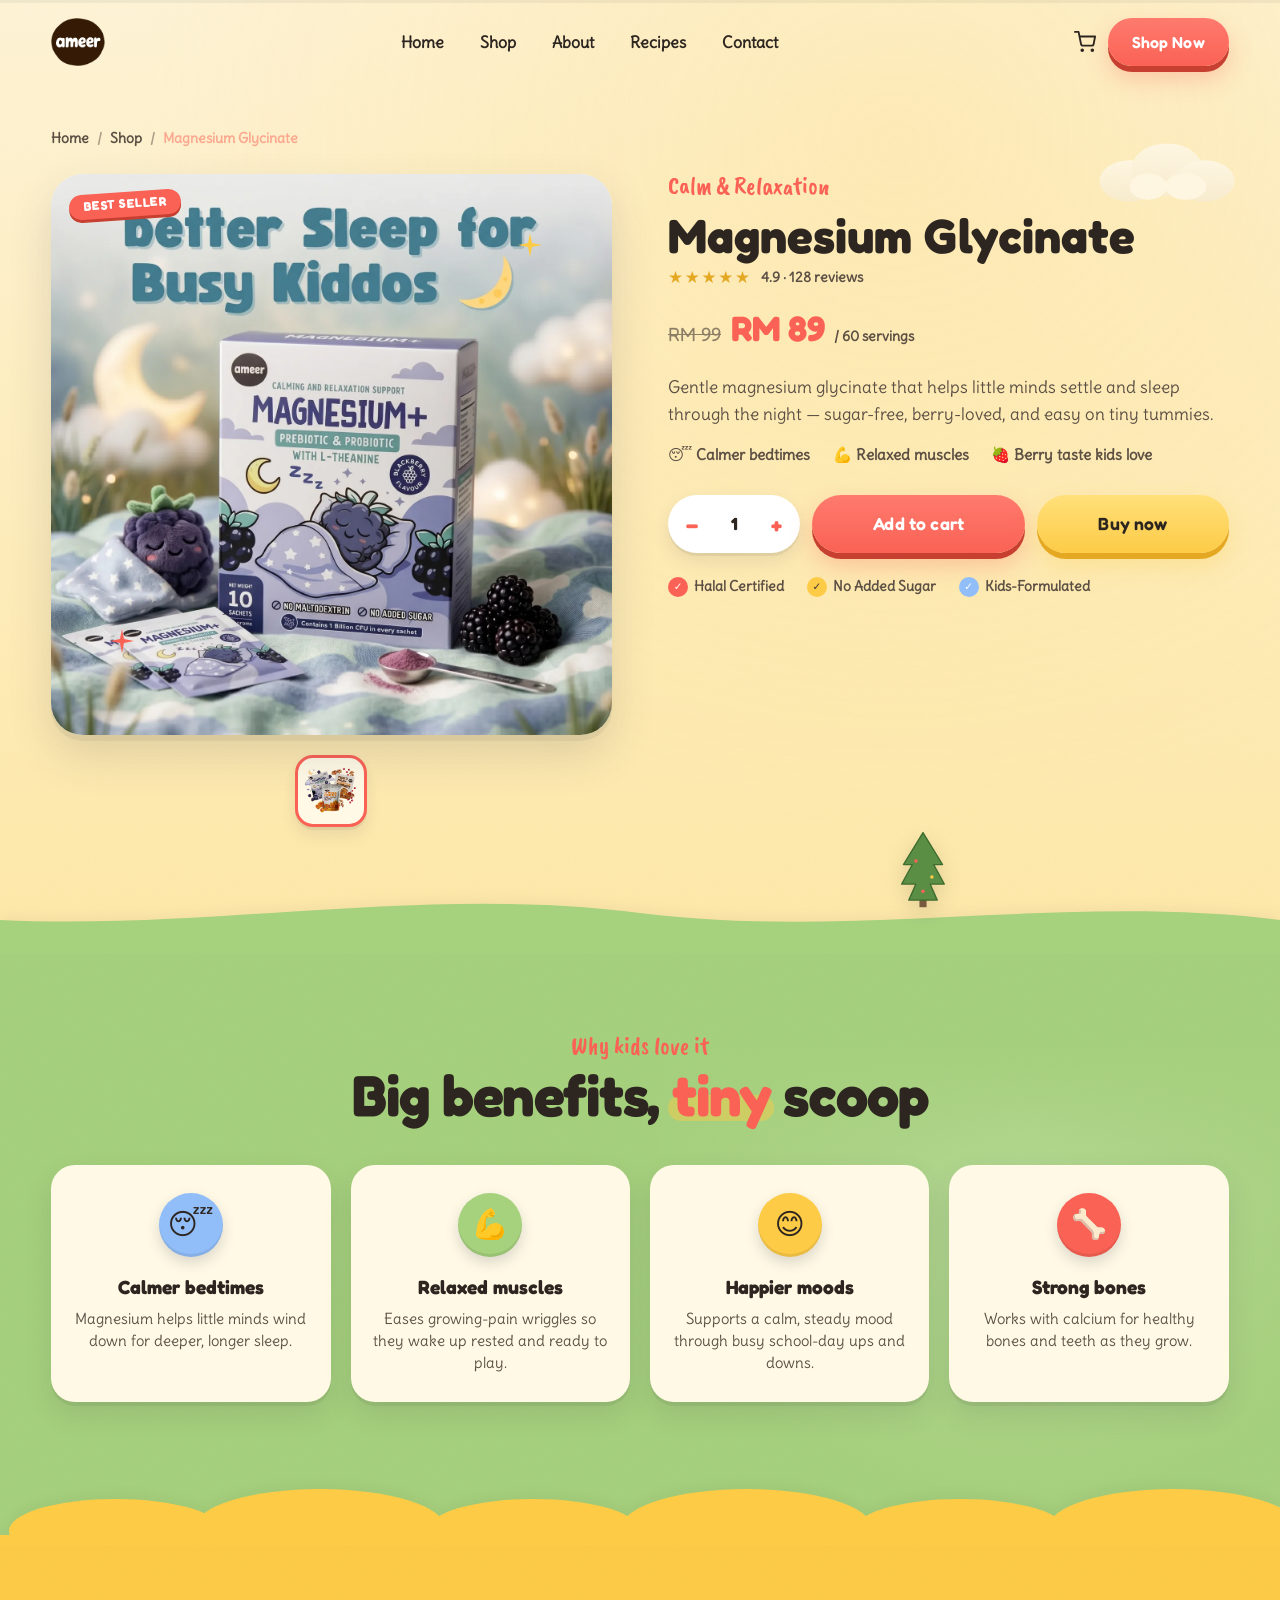
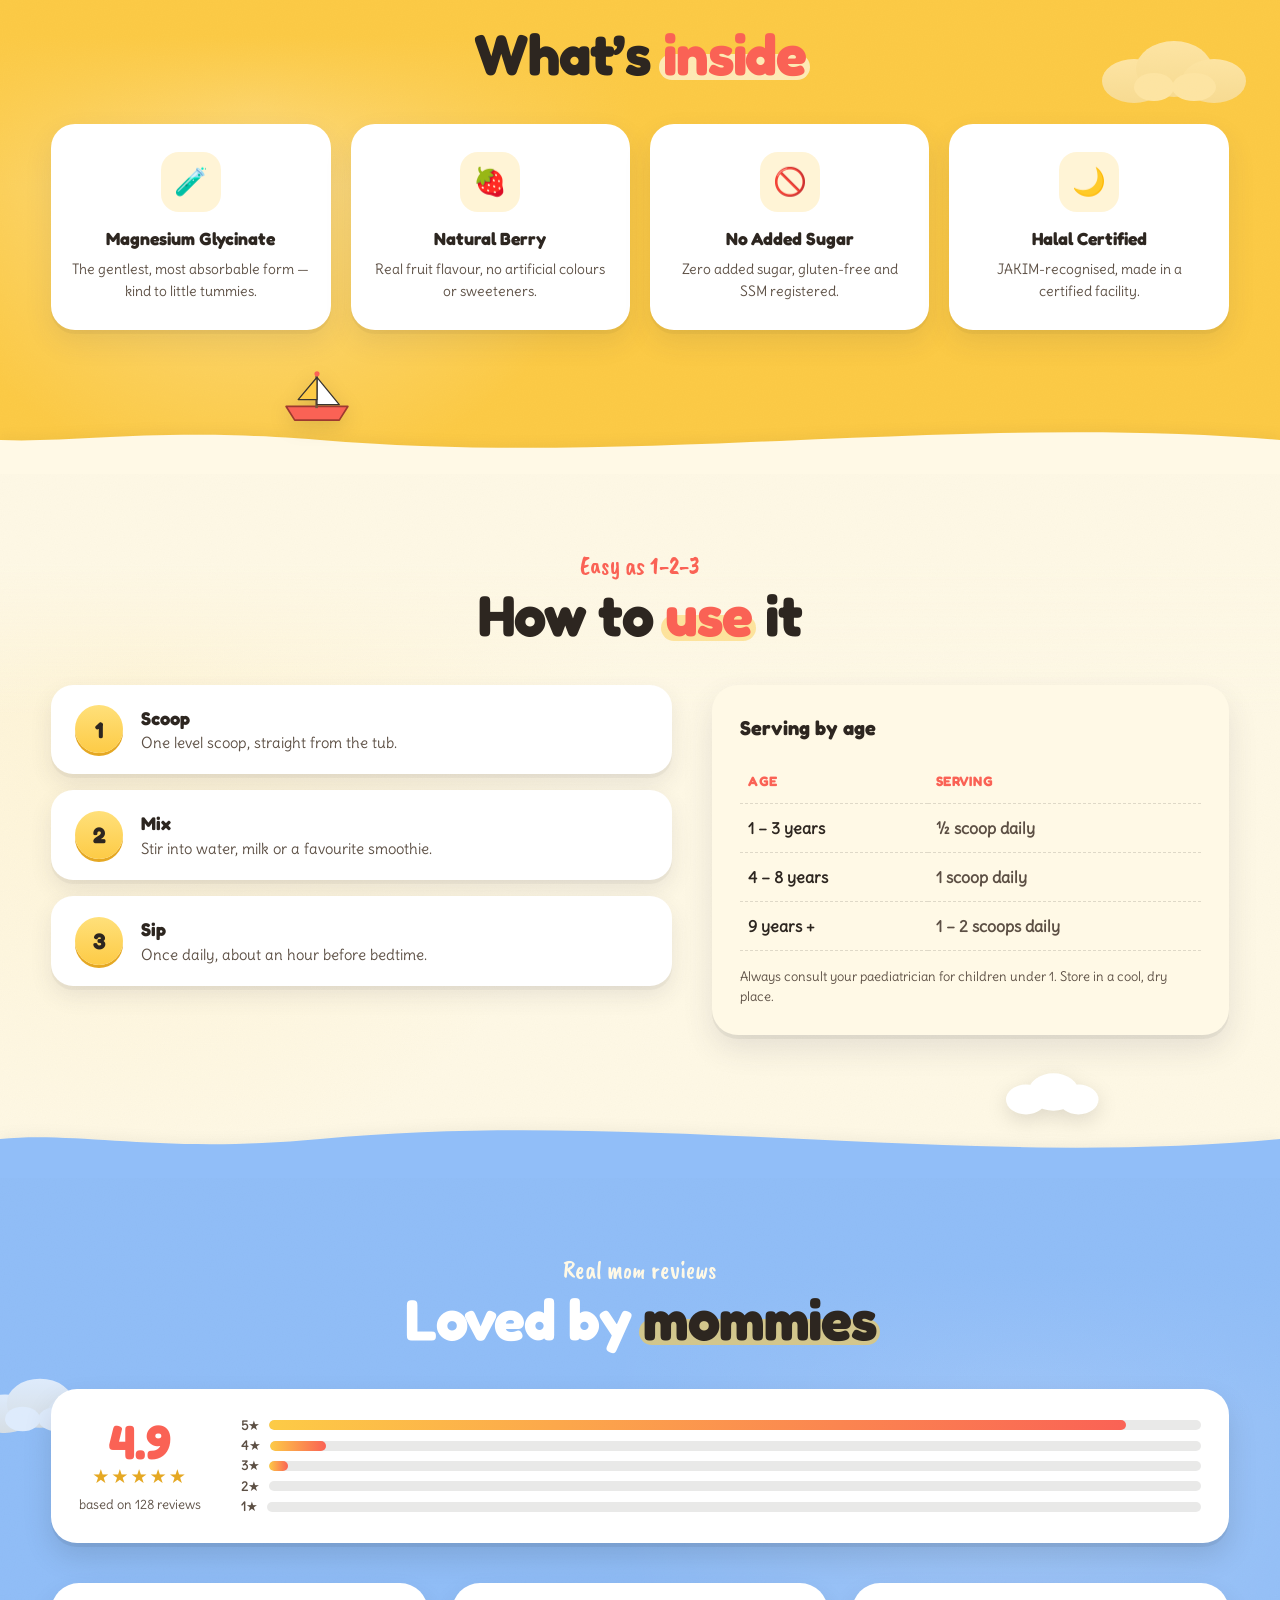
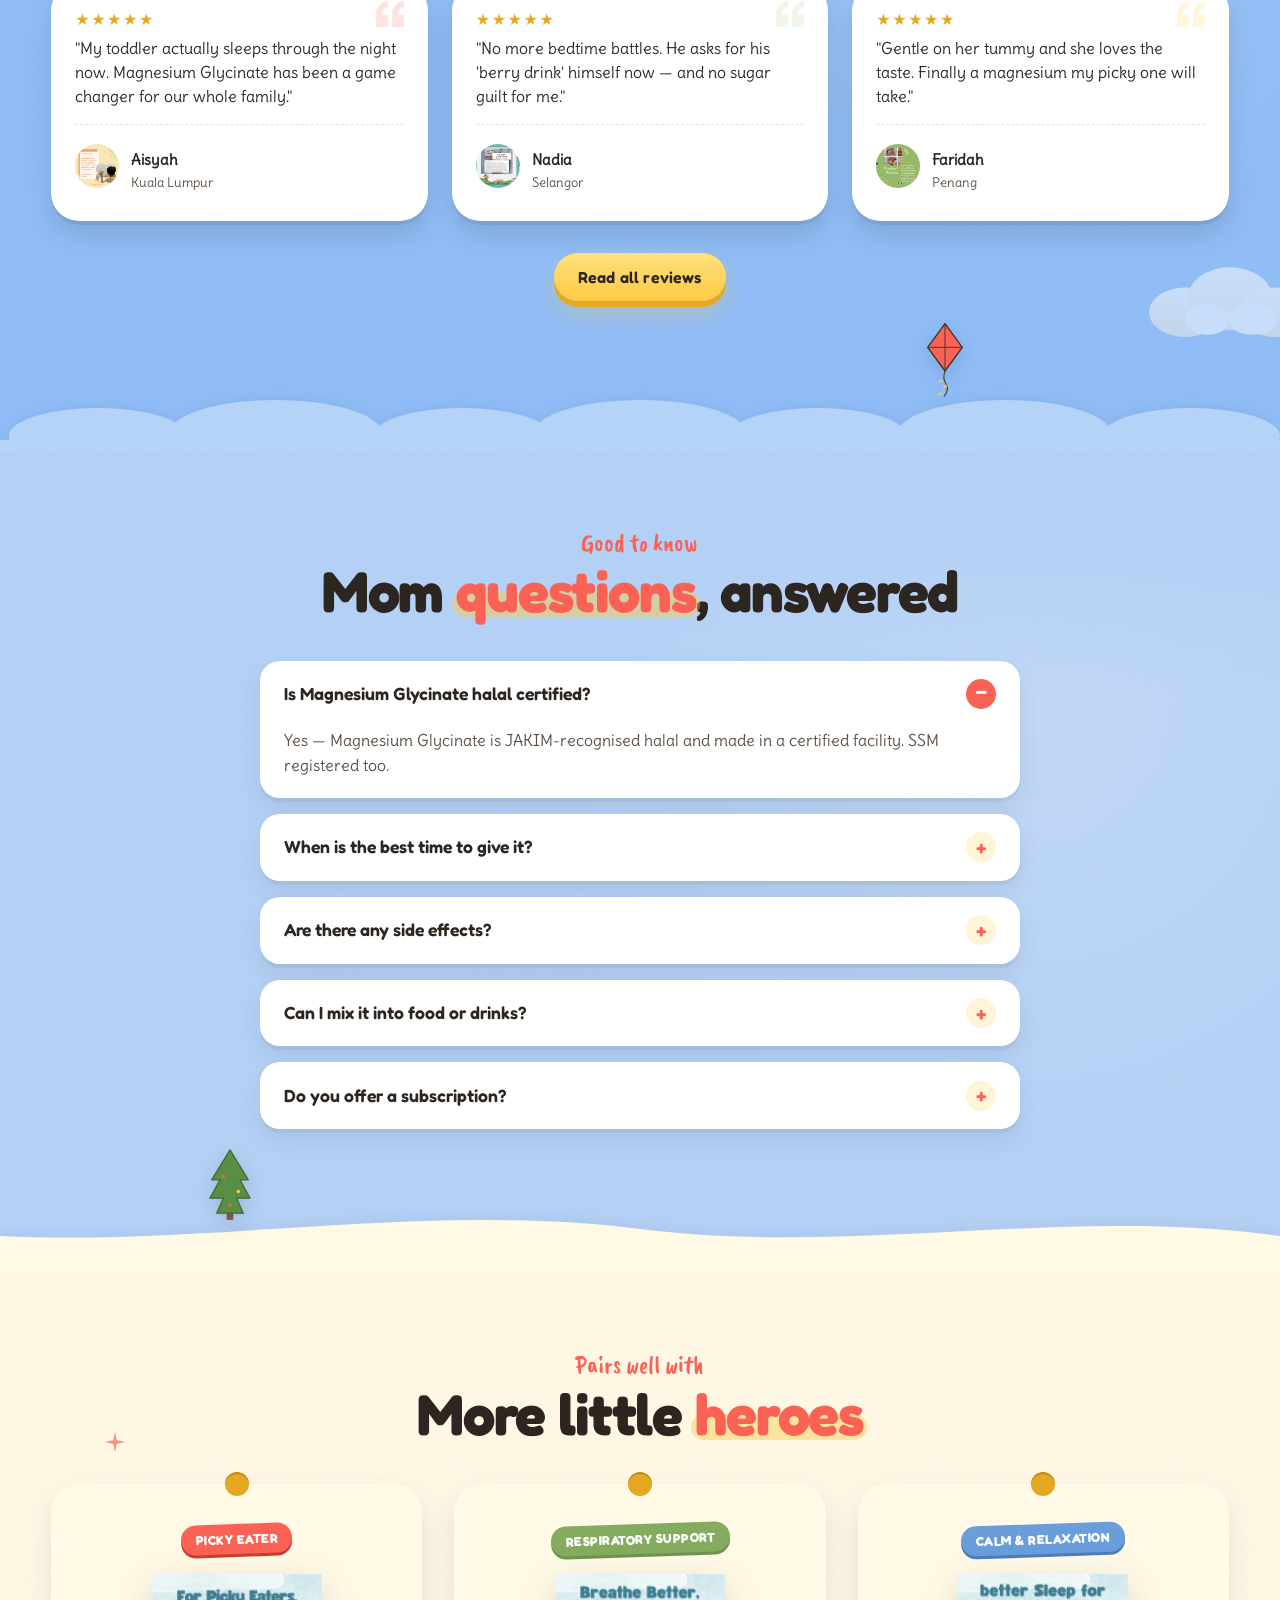
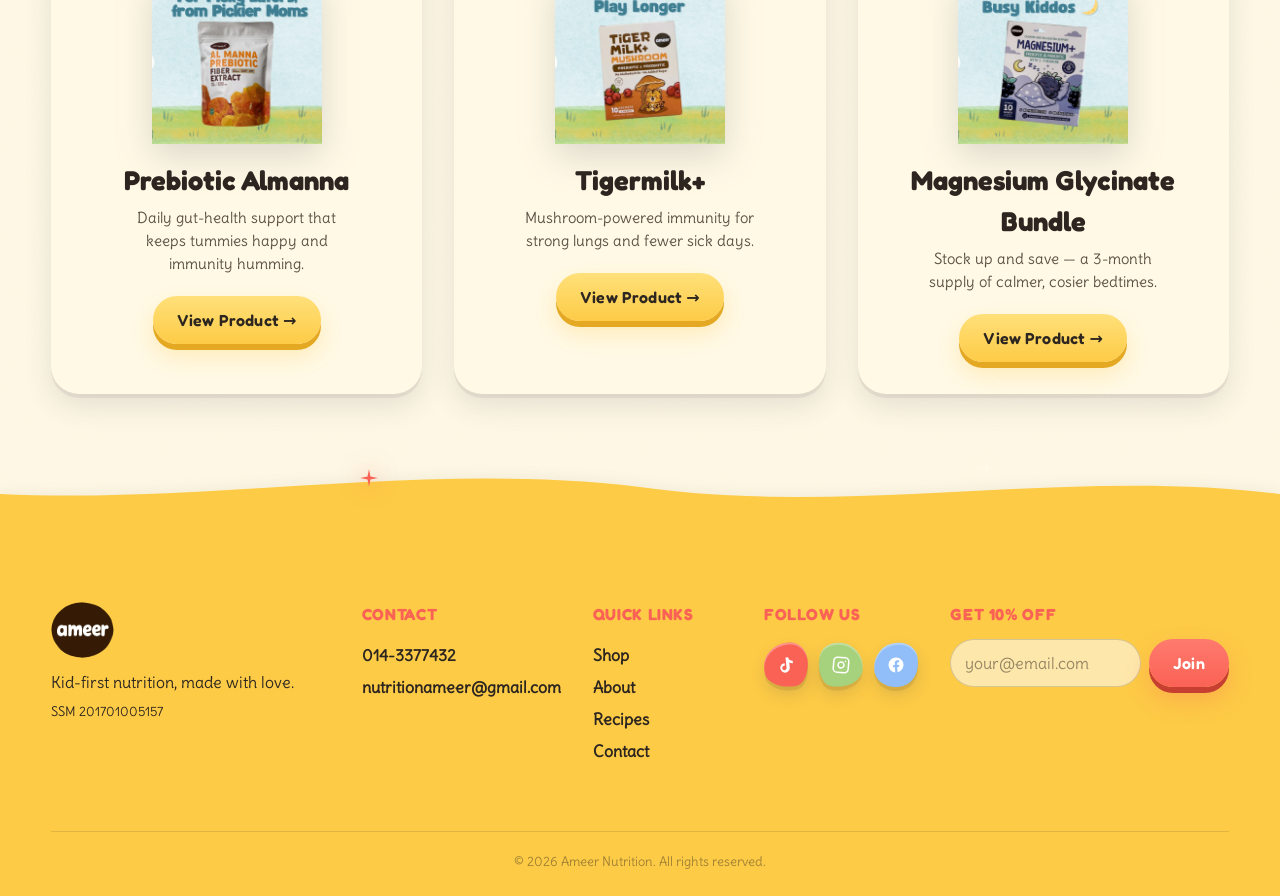
<file: produk.html>
<!doctype html>
<html lang="en">
<head>
  <meta charset="utf-8" />
  <meta name="viewport" content="width=device-width, initial-scale=1" />
  <title>Magnesium Glycinate — Calm &amp; Relaxation · Ameer Kids Nutrition</title>
  <meta name="description" content="Magnesium Glycinate for kids — gentle, sugar-free support for calmer bedtimes, relaxed muscles and happy moods. Halal certified." />
  <link rel="icon" href="assets/ameer-logo.webp" />
  <link rel="preconnect" href="https://fonts.googleapis.com" />
  <link rel="preconnect" href="https://fonts.gstatic.com" crossorigin />
  <link href="https://fonts.googleapis.com/css2?family=Fredoka:wght@400;500;600;700&family=Caveat+Brush&family=Delius&display=swap" rel="stylesheet" />
  <link rel="stylesheet" href="css/base.css" />
  <link rel="stylesheet" href="css/sunny-v2.css" />
  <link rel="stylesheet" href="css/product-page.css" />
</head>
<!--
  ============================================================
  REUSABLE SINGLE-PRODUCT TEMPLATE
  ............................................................
  Default content = Magnesium Glycinate. To feature a different product, edit
  the spots tagged "PRODUCT:" in the comments below. The markup
  uses WooCommerce single-product class names (div.product,
  .summary, .price, form.cart, .single_add_to_cart_button,
  .product_meta, .woocommerce-tabs panels, .related.products)
  so it ports cleanly into a Woo theme later.
  ============================================================
-->
<body class="theme-sunny theme-v2">

  <!-- Scroll progress bar -->
  <div class="scroll-progress" aria-hidden="true"><div class="scroll-progress-bar" id="scrollProgressBar"></div></div>

  <!-- ============ SVG SYMBOL LIBRARY (shared with homepage) ============ -->
  <svg width="0" height="0" style="position:absolute" aria-hidden="true">
    <defs>
      <symbol id="i-balloon" viewBox="0 0 80 110">
        <defs>
          <radialGradient id="balloonGrad" cx="35%" cy="30%">
            <stop offset="0%" stop-color="#FFB5A8"/><stop offset="60%" stop-color="#FA6255"/><stop offset="100%" stop-color="#C73F30"/>
          </radialGradient>
        </defs>
        <ellipse cx="40" cy="42" rx="32" ry="38" fill="url(#balloonGrad)"/>
        <ellipse cx="28" cy="28" rx="8" ry="12" fill="#FFE6E0" opacity="0.6"/>
        <path d="M37,78 L43,78 L40,86 Z" fill="#9D3A2F"/>
        <path d="M40,86 Q34,94 40,100 T40,108" stroke="#3A3530" stroke-width="1.5" fill="none" stroke-linecap="round"/>
      </symbol>
      <symbol id="i-cloud" viewBox="0 0 160 80">
        <defs>
          <linearGradient id="cloudGrad" x1="0" y1="0" x2="0" y2="1">
            <stop offset="0%" stop-color="#ffffff"/><stop offset="100%" stop-color="#F4ECDD"/>
          </linearGradient>
        </defs>
        <ellipse cx="40" cy="50" rx="32" ry="22" fill="url(#cloudGrad)"/>
        <ellipse cx="80" cy="38" rx="38" ry="28" fill="url(#cloudGrad)"/>
        <ellipse cx="120" cy="50" rx="32" ry="22" fill="url(#cloudGrad)"/>
        <ellipse cx="60" cy="56" rx="20" ry="14" fill="#ffffff"/>
        <ellipse cx="100" cy="56" rx="22" ry="14" fill="#ffffff"/>
      </symbol>
      <symbol id="i-sun" viewBox="0 0 160 160">
        <defs>
          <radialGradient id="sunGrad" cx="40%" cy="40%">
            <stop offset="0%" stop-color="#FFF1AE"/><stop offset="60%" stop-color="#FDCB46"/><stop offset="100%" stop-color="#E5A823"/>
          </radialGradient>
        </defs>
        <g stroke="#FDCB46" stroke-width="5" stroke-linecap="round">
          <line x1="80" y1="6" x2="80" y2="24"/><line x1="80" y1="136" x2="80" y2="154"/>
          <line x1="6" y1="80" x2="24" y2="80"/><line x1="136" y1="80" x2="154" y2="80"/>
          <line x1="28" y1="28" x2="40" y2="40"/><line x1="120" y1="120" x2="132" y2="132"/>
          <line x1="132" y1="28" x2="120" y2="40"/><line x1="40" y1="120" x2="28" y2="132"/>
        </g>
        <circle cx="80" cy="80" r="45" fill="url(#sunGrad)"/>
        <circle cx="68" cy="68" r="10" fill="#FFF1AE" opacity="0.55"/>
      </symbol>
      <symbol id="i-sparkle" viewBox="0 0 30 30">
        <path d="M15,3 L17,13 L27,15 L17,17 L15,27 L13,17 L3,15 L13,13 Z" fill="currentColor"/>
      </symbol>
      <symbol id="i-quote" viewBox="0 0 40 36">
        <path d="M6,30 L6,18 C6,10 12,4 18,4 L18,10 C14,10 12,14 12,18 L18,18 L18,30 Z M22,30 L22,18 C22,10 28,4 34,4 L34,10 C30,10 28,14 28,18 L34,18 L34,30 Z" fill="currentColor" opacity="0.18"/>
      </symbol>
      <symbol id="i-tree" viewBox="0 0 60 90">
        <rect x="26" y="68" width="8" height="20" fill="#7A5A3F"/>
        <polygon points="30,4 8,40 18,40 6,62 22,62 14,80 46,80 38,62 54,62 42,40 52,40" fill="#5B8E45" stroke="#3E6B2E" stroke-width="1.5" stroke-linejoin="round"/>
        <circle cx="22" cy="36" r="2" fill="#FA6255"/><circle cx="40" cy="54" r="2" fill="#FDCB46"/><circle cx="30" cy="70" r="2" fill="#FA6255"/>
      </symbol>
      <symbol id="i-boat" viewBox="0 0 80 70">
        <path d="M4,46 L76,46 L66,62 L14,62 Z" fill="#FA6255" stroke="#9D3A2F" stroke-width="2" stroke-linejoin="round"/>
        <rect x="38" y="10" width="3" height="38" fill="#7A5A3F"/>
        <path d="M40,12 L40,44 L66,44 Z" fill="white" stroke="#3A3530" stroke-width="1.5" stroke-linejoin="round"/>
        <path d="M40,12 L40,38 L18,38 Z" fill="#FDCB46" stroke="#3A3530" stroke-width="1.5" stroke-linejoin="round"/>
        <circle cx="40" cy="8" r="3" fill="#FA6255"/>
      </symbol>
      <symbol id="i-kite" viewBox="0 0 50 90">
        <polygon points="25,4 44,30 25,56 6,30" fill="#FA6255" stroke="#3A3530" stroke-width="1.5" stroke-linejoin="round"/>
        <line x1="25" y1="4" x2="25" y2="56" stroke="#3A3530" stroke-width="1"/>
        <line x1="6" y1="30" x2="44" y2="30" stroke="#3A3530" stroke-width="1"/>
        <path d="M25,56 Q22,64 26,70 T24,84" stroke="#3A3530" stroke-width="1.2" fill="none"/>
        <path d="M22,66 L18,68 M27,72 L23,74 M22,80 L18,82" stroke="#FDCB46" stroke-width="2"/>
      </symbol>
      <symbol id="i-cloud-mini" viewBox="0 0 80 40">
        <ellipse cx="20" cy="26" rx="16" ry="12" fill="white"/>
        <ellipse cx="42" cy="20" rx="20" ry="15" fill="white"/>
        <ellipse cx="62" cy="26" rx="16" ry="12" fill="white"/>
      </symbol>
      <!-- lorry / cute delivery truck (facing right →) -->
      <symbol id="i-lorry" viewBox="0 0 160 80">
        <!-- ground shadow -->
        <ellipse cx="80" cy="72" rx="68" ry="4.5" fill="rgba(45,38,32,0.12)"/>
        <!-- === exhaust / rear details === -->
        <rect x="6" y="52" width="6" height="5" rx="2.5" fill="#5C4F44"/>
        <rect x="4" y="56" width="10" height="3" rx="1.5" fill="#3A3530"/>
        <!-- tail light -->
        <rect x="10" y="36" width="5" height="7" rx="2.5" fill="#C73F30"/>
        <!-- === rear bumper === -->
        <rect x="8" y="54" width="12" height="6" rx="3" fill="#2D2620"/>
        <!-- === cargo body === -->
        <rect x="14" y="16" width="76" height="42" rx="8" fill="#FA6255"/>
        <!-- cargo highlight (top edge) -->
        <rect x="16" y="18" width="72" height="3" rx="1.5" fill="rgba(255,255,255,0.2)"/>
        <!-- cargo rib lines -->
        <line x1="32" y1="20" x2="32" y2="54" stroke="rgba(0,0,0,0.06)" stroke-width="1.5"/>
        <line x1="52" y1="20" x2="52" y2="54" stroke="rgba(0,0,0,0.06)" stroke-width="1.5"/>
        <line x1="72" y1="20" x2="72" y2="54" stroke="rgba(0,0,0,0.06)" stroke-width="1.5"/>
        <!-- cargo side windows (rounded) -->
        <rect x="18" y="22" width="12" height="12" rx="4" fill="#FFF9E6" opacity="0.9"/>
        <rect x="34" y="22" width="15" height="12" rx="4" fill="#FFF9E6" opacity="0.9"/>
        <rect x="53" y="22" width="15" height="12" rx="4" fill="#FFF9E6" opacity="0.9"/>
        <!-- window reflections -->
        <line x1="20" y1="24" x2="20" y2="32" stroke="white" stroke-width="1.5" opacity="0.4"/>
        <line x1="37" y1="24" x2="37" y2="32" stroke="white" stroke-width="1.5" opacity="0.4"/>
        <line x1="56" y1="24" x2="56" y2="32" stroke="white" stroke-width="1.5" opacity="0.4"/>
        <!-- brand stripe / belt line -->
        <rect x="14" y="40" width="76" height="6" fill="#FDCB46"/>
        <!-- brand stripe highlight -->
        <rect x="14" y="40" width="76" height="2" fill="rgba(255,255,255,0.35)"/>
        <!-- === cab (front section, facing right) === -->
        <path d="M78,56 L78,24 Q78,10 92,10 L128,10 L142,18 L142,56 Z" fill="#91BEF8"/>
        <!-- cab highlight -->
        <path d="M80,56 L80,24 Q80,13 92,13 L126,13 L138,19 L138,56" fill="none" stroke="rgba(255,255,255,0.25)" stroke-width="2"/>
        <!-- cab roof dome -->
        <rect x="94" y="14" width="38" height="10" rx="6" fill="#6A9EDB"/>
        <!-- cab roof highlight -->
        <rect x="98" y="16" width="30" height="3" rx="1.5" fill="rgba(255,255,255,0.3)"/>
        <!-- windshield -->
        <path d="M112,20 L128,20 L128,34 Q118,30 112,34 Z" fill="#FFF9E6" opacity="0.95"/>
        <!-- windshield reflection -->
        <line x1="116" y1="22" x2="116" y2="31" stroke="white" stroke-width="1.5"/>
        <!-- side window -->
        <rect x="94" y="20" width="14" height="16" rx="5" fill="#FFF9E6" opacity="0.9"/>
        <line x1="98" y1="22" x2="98" y2="34" stroke="white" stroke-width="1.5" opacity="0.4"/>
        <!-- door handle -->
        <rect x="96" y="44" width="8" height="2.5" rx="1.2" fill="rgba(255,255,255,0.6)"/>
        <!-- door line -->
        <line x1="110" y1="28" x2="110" y2="56" stroke="#5A9ECB" stroke-width="1.5"/>
        <!-- === front details === -->
        <!-- front grille -->
        <rect x="138" y="30" width="5" height="18" rx="2.5" fill="#2D2620"/>
        <line x1="139" y1="34" x2="142" y2="34" stroke="#5C4F44" stroke-width="0.8"/>
        <line x1="139" y1="38" x2="142" y2="38" stroke="#5C4F44" stroke-width="0.8"/>
        <line x1="139" y1="42" x2="142" y2="42" stroke="#5C4F44" stroke-width="0.8"/>
        <!-- front bumper -->
        <rect x="132" y="50" width="12" height="8" rx="4" fill="#2D2620"/>
        <!-- headlight -->
        <circle cx="140" cy="44" r="5" fill="#FDCB46"/>
        <circle cx="140" cy="44" r="2.5" fill="#FFF9E6"/>
        <!-- turn signal -->
        <rect x="134" y="32" width="3" height="5" rx="1.5" fill="#FDCB46"/>
        <!-- === wheels with hubcaps === -->
        <!-- rear wheel -->
        <circle cx="44" cy="60" r="10" fill="#2D2620"/>
        <circle cx="44" cy="60" r="7" fill="#3A3530"/>
        <circle cx="44" cy="60" r="4.5" fill="#FFF9E6"/>
        <circle cx="44" cy="60" r="2" fill="#5C4F44"/>
        <!-- middle wheel -->
        <circle cx="90" cy="60" r="10" fill="#2D2620"/>
        <circle cx="90" cy="60" r="7" fill="#3A3530"/>
        <circle cx="90" cy="60" r="4.5" fill="#FFF9E6"/>
        <circle cx="90" cy="60" r="2" fill="#5C4F44"/>
        <!-- front wheel -->
        <circle cx="126" cy="60" r="10" fill="#2D2620"/>
        <circle cx="126" cy="60" r="7" fill="#3A3530"/>
        <circle cx="126" cy="60" r="4.5" fill="#FFF9E6"/>
        <circle cx="126" cy="60" r="2" fill="#5C4F44"/>
        <!-- === side mirror === -->
        <rect x="130" y="20" width="6" height="5" rx="2" fill="#5C4F44"/>
        <line x1="130" y1="22" x2="124" y2="22" stroke="#5C4F44" stroke-width="2"/>
        <!-- === little flag / antenna === -->
        <line x1="100" y1="12" x2="100" y2="2" stroke="#2D2620" stroke-width="1.5"/>
        <polygon points="100,2 110,5 100,8" fill="#FA6255"/>
      </symbol>
    </defs>
  </svg>

  <header class="site-header" id="siteHeader">
    <div class="container header-inner">
      <a href="index.html" class="brand">
        <img src="assets/ameer-logo.webp" alt="Ameer logo" class="brand-logo" />
      </a>
      <nav class="site-nav" id="primaryNav" aria-label="Primary">
        <a href="index.html#home">Home</a>
        <a href="index.html#shop">Shop</a>
        <a href="index.html#about">About</a>
        <a href="index.html#recipes">Recipes</a>
        <a href="index.html#contact">Contact</a>
      </nav>
      <div class="header-actions">
        <button class="icon-btn" aria-label="Cart">
          <svg width="22" height="22" viewBox="0 0 24 24" fill="none" stroke="currentColor" stroke-width="2" stroke-linecap="round" stroke-linejoin="round"><circle cx="9" cy="21" r="1"/><circle cx="20" cy="21" r="1"/><path d="M1 1h4l2.7 13.4a2 2 0 0 0 2 1.6h9.7a2 2 0 0 0 2-1.6L23 6H6"/></svg>
        </button>
        <a href="#buy" class="btn btn-primary">Shop Now</a>
        <button class="menu-toggle" type="button" aria-controls="primaryNav" aria-expanded="false" aria-label="Open menu">
          <span class="menu-toggle-bar" aria-hidden="true"></span>
          <span class="menu-toggle-bar" aria-hidden="true"></span>
          <span class="menu-toggle-bar" aria-hidden="true"></span>
        </button>
      </div>
    </div>
  </header>

  <main>
    <!-- ============ PRODUCT HERO / BUY BOX ============ -->
    <section class="product-main" id="buy" aria-labelledby="productTitle">
      <svg class="pm-deco pm-deco-cloud-1" viewBox="0 0 160 80" aria-hidden="true"><use href="#i-cloud"/></svg>

      <div class="container">
        <!-- WooCommerce breadcrumb -->
        <nav class="woocommerce-breadcrumb" aria-label="Breadcrumb" data-anim="reveal-up">
          <a href="index.html">Home</a> <span>/</span>
          <a href="index.html#shop">Shop</a> <span>/</span>
          <!-- PRODUCT:name --><span aria-current="page">Magnesium Glycinate</span>
        </nav>

        <!-- div.product — WooCommerce single product wrapper -->
        <div class="product type-product">
          <!-- ===== Gallery ===== -->
          <div class="woocommerce-product-gallery" data-anim="reveal-up">
            <figure class="woocommerce-product-gallery__wrapper">
              <span class="onsale">Best&nbsp;seller</span>
              <div class="woocommerce-product-gallery__image">
                <!-- PRODUCT:gallery-main -->
                <img src="assets/products/product-hero-mag1.webp" alt="Magnesium Glycinate magnesium glycinate for kids" class="wp-post-image" id="galleryMain" />
              </div>
              <svg class="gallery-spark gallery-spark-1" viewBox="0 0 30 30" style="color:#FDCB46"><use href="#i-sparkle"/></svg>
              <svg class="gallery-spark gallery-spark-2" viewBox="0 0 30 30" style="color:#FA6255"><use href="#i-sparkle"/></svg>
            </figure>
            <ul class="product-thumbnails flex-control-thumbs" role="list">
              <!-- PRODUCT:gallery-thumbs -->
              <li><button type="button" class="thumb is-active" data-full="assets/hero-visual.webp" aria-label="View family range"><img src="assets/hero-visual.webp" alt="" /></button></li>
            </ul>
          </div>

          <!-- ===== Summary ===== -->
          <div class="summary entry-summary">
            <span class="eyebrow" data-anim="reveal-up"><!-- PRODUCT:eyebrow -->Calm &amp; Relaxation</span>
            <h1 class="product_title entry-title" id="productTitle" data-anim="reveal-up" data-anim-delay="100"><!-- PRODUCT:name -->Magnesium Glycinate</h1>

            <div class="woocommerce-product-rating" data-anim="reveal-up" data-anim-delay="200">
              <span class="star-rating" role="img" aria-label="Rated 4.9 out of 5">★★★★★</span>
              <a href="#reviews" class="woocommerce-review-link">4.9 · <span class="count">128</span> reviews</a>
            </div>

            <p class="price" data-anim="reveal-up" data-anim-delay="300">
              <!-- PRODUCT:price -->
              <del aria-hidden="true"><span class="woocommerce-Price-amount amount">RM&nbsp;99</span></del>
              <ins><span class="woocommerce-Price-amount amount">RM&nbsp;89</span></ins>
              <small class="price-note">/ 60 servings</small>
            </p>

            <div class="woocommerce-product-details__short-description" data-anim="reveal-up" data-anim-delay="400">
              <!-- PRODUCT:short-description -->
              <p>Gentle magnesium glycinate that helps little minds settle and sleep through the night — sugar-free, berry-loved, and easy on tiny tummies.</p>
              <ul class="benefit-tags" role="list">
                <li>😴 Calmer bedtimes</li>
                <li>💪 Relaxed muscles</li>
                <li>🍓 Berry taste kids love</li>
              </ul>
            </div>

            <!-- form.cart — WooCommerce add-to-cart form (inert demo) -->
            <form class="cart" data-anim="reveal-up" data-anim-delay="500" onsubmit="return false;">
              <div class="quantity" role="group" aria-label="Quantity">
                <button type="button" class="qty-btn" data-step="-1" aria-label="Decrease quantity">−</button>
                <input type="number" class="qty input-text" name="quantity" value="1" min="1" max="9" inputmode="numeric" aria-label="Quantity" />
                <button type="button" class="qty-btn" data-step="1" aria-label="Increase quantity">+</button>
              </div>
              <button type="submit" class="single_add_to_cart_button btn btn-primary btn-large" data-add-to-cart>Add to cart</button>
              <a href="#" class="btn btn-secondary btn-large buy-now" data-buy-now>Buy now</a>
            </form>

            <ul class="product-trust badge-row" role="list" data-anim="reveal-up" data-anim-delay="600">
              <li class="badge"><span class="badge-ico" style="background:#FA6255;color:white">✓</span>Halal Certified</li>
              <li class="badge"><span class="badge-ico" style="background:#FDCB46;color:#3A3530">✓</span>No Added Sugar</li>
              <li class="badge"><span class="badge-ico" style="background:#91BEF8;color:white">✓</span>Kids-Formulated</li>
            </ul>
          </div>
        </div>
      </div>

      <!-- divider → benefits (green) -->
      <div class="divider divider-bottom" aria-hidden="true">
        <svg class="divider-shape" viewBox="0 0 1440 90" preserveAspectRatio="none">
          <path d="M0,90 L1440,90 L1440,55 C1200,28 960,75 720,48 C480,20 240,65 0,55 Z" fill="#A6D17D"/>
        </svg>
        <svg class="divider-deco divider-tree" viewBox="0 0 60 90"><use href="#i-tree"/></svg>
      </div>
    </section>

    <!-- ============ BENEFITS ============ (woo: Description tab) -->
    <section class="benefits reveal woocommerce-Tabs-panel--description" id="tab-description" aria-labelledby="benefitsTitle">
      <div class="container">
        <span class="eyebrow" data-anim="reveal-up">Why kids love it</span>
        <h2 id="benefitsTitle" class="section-title" data-anim="word-reveal">Big benefits, <span>tiny</span> scoop</h2>
        <div class="benefit-grid" data-anim="stagger-up">
          <article class="benefit-card">
            <span class="benefit-ico" style="background:#91BEF8">😴</span>
            <h3>Calmer bedtimes</h3>
            <p>Magnesium helps little minds wind down for deeper, longer sleep.</p>
          </article>
          <article class="benefit-card">
            <span class="benefit-ico" style="background:#A6D17D">💪</span>
            <h3>Relaxed muscles</h3>
            <p>Eases growing-pain wriggles so they wake up rested and ready to play.</p>
          </article>
          <article class="benefit-card">
            <span class="benefit-ico" style="background:#FDCB46">😊</span>
            <h3>Happier moods</h3>
            <p>Supports a calm, steady mood through busy school-day ups and downs.</p>
          </article>
          <article class="benefit-card">
            <span class="benefit-ico" style="background:#FA6255">🦴</span>
            <h3>Strong bones</h3>
            <p>Works with calcium for healthy bones and teeth as they grow.</p>
          </article>
        </div>
      </div>
      <!-- divider → ingredients (yellow) -->
      <div class="divider divider-bottom" aria-hidden="true">
        <svg class="divider-shape" viewBox="0 0 1440 90" preserveAspectRatio="none">
          <g fill="#FDCB46">
            <rect x="0" y="78" width="1440" height="12"/>
            <ellipse cx="130" cy="74" rx="120" ry="32"/><ellipse cx="360" cy="70" rx="140" ry="38"/>
            <ellipse cx="600" cy="74" rx="120" ry="32"/><ellipse cx="840" cy="70" rx="140" ry="38"/>
            <ellipse cx="1080" cy="74" rx="120" ry="32"/><ellipse cx="1320" cy="70" rx="140" ry="38"/>
          </g>
        </svg>
      </div>
    </section>

    <!-- ============ INGREDIENTS / WHAT'S INSIDE ============ -->
    <section class="ingredients reveal" id="ingredients" aria-labelledby="ingredientsTitle">
      <svg class="ingredients-deco ingredients-deco-cloud" viewBox="0 0 160 80" aria-hidden="true" style="opacity:0.5"><use href="#i-cloud"/></svg>
      <div class="container">
        <h2 id="ingredientsTitle" class="section-title" data-anim="word-reveal">What&rsquo;s <span>inside</span></h2>
        <div class="ingredient-grid" data-anim="stagger-scale">
          <article class="ingredient-card">
            <span class="ingredient-emoji">🧪</span>
            <h3>Magnesium Glycinate</h3>
            <p>The gentlest, most absorbable form — kind to little tummies.</p>
          </article>
          <article class="ingredient-card">
            <span class="ingredient-emoji">🍓</span>
            <h3>Natural Berry</h3>
            <p>Real fruit flavour, no artificial colours or sweeteners.</p>
          </article>
          <article class="ingredient-card">
            <span class="ingredient-emoji">🚫</span>
            <h3>No Added Sugar</h3>
            <p>Zero added sugar, gluten-free and SSM registered.</p>
          </article>
          <article class="ingredient-card">
            <span class="ingredient-emoji">🌙</span>
            <h3>Halal Certified</h3>
            <p>JAKIM-recognised, made in a certified facility.</p>
          </article>
        </div>
      </div>
      <!-- divider → dosage (cream) -->
      <div class="divider divider-bottom" aria-hidden="true">
        <svg class="divider-shape" viewBox="0 0 1440 90" preserveAspectRatio="none">
          <path d="M0,90 L1440,90 L1440,55 C1080,28 720,82 360,55 C180,42 90,58 0,55 Z" fill="#FFF9E6"/>
        </svg>
        <svg class="divider-deco divider-boat" viewBox="0 0 80 70"><use href="#i-boat"/></svg>
      </div>
    </section>

    <!-- ============ HOW TO USE / DOSAGE ============ (woo: Additional information tab) -->
    <section class="dosage reveal woocommerce-Tabs-panel--additional_information" id="tab-additional_information" aria-labelledby="dosageTitle">
      <div class="container">
        <span class="eyebrow" data-anim="reveal-up">Easy as 1-2-3</span>
        <h2 id="dosageTitle" class="section-title" data-anim="word-reveal">How to <span>use</span> it</h2>
        <div class="dosage-wrap">
          <ol class="step-list" data-anim="stagger-up">
            <li class="step-card"><span class="step-num">1</span><div><h3>Scoop</h3><p>One level scoop, straight from the tub.</p></div></li>
            <li class="step-card"><span class="step-num">2</span><div><h3>Mix</h3><p>Stir into water, milk or a favourite smoothie.</p></div></li>
            <li class="step-card"><span class="step-num">3</span><div><h3>Sip</h3><p>Once daily, about an hour before bedtime.</p></div></li>
          </ol>
          <div class="dosage-table-card" data-anim="reveal-up">
            <h3>Serving by age</h3>
            <table class="dosage-table">
              <thead><tr><th scope="col">Age</th><th scope="col">Serving</th></tr></thead>
              <tbody>
                <tr><td>1 – 3 years</td><td>½ scoop daily</td></tr>
                <tr><td>4 – 8 years</td><td>1 scoop daily</td></tr>
                <tr><td>9 years +</td><td>1 – 2 scoops daily</td></tr>
              </tbody>
            </table>
            <p class="dosage-fine">Always consult your paediatrician for children under 1. Store in a cool, dry place.</p>
          </div>
        </div>
      </div>
      <!-- divider → reviews (river blue) -->
      <div class="divider divider-bottom" aria-hidden="true">
        <svg class="divider-shape" viewBox="0 0 1440 90" preserveAspectRatio="none">
          <path d="M0,90 L1440,90 L1440,50 C1080,80 720,20 360,50 C180,65 90,42 0,50 Z" fill="#91BEF8"/>
        </svg>
        <svg class="divider-deco divider-cloud-mini" viewBox="0 0 80 40"><use href="#i-cloud-mini"/></svg>
      </div>
    </section>

    <!-- ============ REVIEWS ============ (woo: #reviews tab) -->
    <section class="reviews reveal" id="reviews" aria-labelledby="reviewsTitle">
      <svg class="reviews-deco reviews-deco-cloud-1" viewBox="0 0 160 80" aria-hidden="true"><use href="#i-cloud"/></svg>
      <svg class="reviews-deco reviews-deco-cloud-2" viewBox="0 0 160 80" aria-hidden="true"><use href="#i-cloud"/></svg>
      <div class="container">
        <span class="eyebrow" data-anim="reveal-up" style="color:#FFF9E6">Real mom reviews</span>
        <h2 id="reviewsTitle" class="section-title" data-anim="word-reveal">Loved by <span>mommies</span></h2>

        <div class="review-summary" data-anim="reveal-up">
          <div class="review-score">
            <strong>4.9</strong>
            <span class="star-rating" role="img" aria-label="Rated 4.9 out of 5">★★★★★</span>
            <small>based on 128 reviews</small>
          </div>
          <ul class="review-bars" role="list">
            <li><span>5★</span><span class="bar"><span style="width:92%"></span></span></li>
            <li><span>4★</span><span class="bar"><span style="width:6%"></span></span></li>
            <li><span>3★</span><span class="bar"><span style="width:2%"></span></span></li>
            <li><span>2★</span><span class="bar"><span style="width:0%"></span></span></li>
            <li><span>1★</span><span class="bar"><span style="width:0%"></span></span></li>
          </ul>
        </div>

        <ul class="review-grid" role="list" data-anim="stagger-up">
          <li class="testimonial">
            <svg class="quote-mark" viewBox="0 0 40 36" aria-hidden="true" style="color:#FA6255"><use href="#i-quote"/></svg>
            <div class="stars" aria-label="5 stars">★★★★★</div>
            <p>"My toddler actually sleeps through the night now. Magnesium Glycinate has been a game changer for our whole family."</p>
            <div class="who">
              <img src="assets/feedback/feedback-1.webp" alt="Aisyah" />
              <div><cite>Aisyah</cite><small>Kuala Lumpur</small></div>
            </div>
          </li>
          <li class="testimonial">
            <svg class="quote-mark" viewBox="0 0 40 36" aria-hidden="true" style="color:#A6D17D"><use href="#i-quote"/></svg>
            <div class="stars" aria-label="5 stars">★★★★★</div>
            <p>"No more bedtime battles. He asks for his 'berry drink' himself now — and no sugar guilt for me."</p>
            <div class="who">
              <img src="assets/feedback/feedback-2.webp" alt="Nadia" />
              <div><cite>Nadia</cite><small>Selangor</small></div>
            </div>
          </li>
          <li class="testimonial">
            <svg class="quote-mark" viewBox="0 0 40 36" aria-hidden="true" style="color:#FDCB46"><use href="#i-quote"/></svg>
            <div class="stars" aria-label="5 stars">★★★★★</div>
            <p>"Gentle on her tummy and she loves the taste. Finally a magnesium my picky one will take."</p>
            <div class="who">
              <img src="assets/feedback/feedback-3.webp" alt="Faridah" />
              <div><cite>Faridah</cite><small>Penang</small></div>
            </div>
          </li>
        </ul>
        <div class="center-cta" data-anim="reveal-up">
          <a href="#" class="btn btn-secondary">Read all reviews</a>
        </div>
      </div>
      <!-- divider → faq (social blue) -->
      <div class="divider divider-bottom" aria-hidden="true">
        <svg class="divider-shape" viewBox="0 0 1440 90" preserveAspectRatio="none">
          <g fill="#B5D2F7">
            <rect x="0" y="78" width="1440" height="12"/>
            <ellipse cx="110" cy="74" rx="100" ry="28"/><ellipse cx="310" cy="72" rx="120" ry="34"/>
            <ellipse cx="520" cy="74" rx="100" ry="28"/><ellipse cx="720" cy="72" rx="120" ry="34"/>
            <ellipse cx="920" cy="74" rx="100" ry="28"/><ellipse cx="1130" cy="72" rx="120" ry="34"/>
            <ellipse cx="1340" cy="74" rx="100" ry="28"/>
          </g>
        </svg>
        <svg class="divider-deco divider-kite" viewBox="0 0 50 90"><use href="#i-kite"/></svg>
      </div>
    </section>

    <!-- ============ FAQ ============ -->
    <section class="faq reveal" id="faq" aria-labelledby="faqTitle">
      <div class="container">
        <span class="eyebrow" data-anim="reveal-up">Good to know</span>
        <h2 id="faqTitle" class="section-title" data-anim="word-reveal">Mom <span>questions</span>, answered</h2>
        <div class="faq-list" data-anim="stagger-up">
          <details class="faq-item" open>
            <summary>Is Magnesium Glycinate halal certified?</summary>
            <div class="faq-body"><p>Yes — Magnesium Glycinate is JAKIM-recognised halal and made in a certified facility. SSM registered too.</p></div>
          </details>
          <details class="faq-item">
            <summary>When is the best time to give it?</summary>
            <div class="faq-body"><p>About an hour before bedtime works best, since magnesium helps little ones wind down for sleep.</p></div>
          </details>
          <details class="faq-item">
            <summary>Are there any side effects?</summary>
            <div class="faq-body"><p>We use magnesium glycinate — the gentlest form — so it's easy on tummies. Start with the lower serving for your child's age.</p></div>
          </details>
          <details class="faq-item">
            <summary>Can I mix it into food or drinks?</summary>
            <div class="faq-body"><p>Absolutely. Stir a scoop into water, milk, yoghurt or a smoothie — it dissolves easily with a light berry taste.</p></div>
          </details>
          <details class="faq-item">
            <summary>Do you offer a subscription?</summary>
            <div class="faq-body"><p>Yes! Subscribe &amp; save 15% with free monthly delivery. Pause or cancel anytime.</p></div>
          </details>
        </div>
      </div>
      <!-- divider → related (cream) -->
      <div class="divider divider-bottom" aria-hidden="true">
        <svg class="divider-shape" viewBox="0 0 1440 90" preserveAspectRatio="none">
          <path d="M0,90 L1440,90 L1440,52 C1200,22 960,72 720,45 C480,18 240,62 0,52 Z" fill="#FFF9E6"/>
        </svg>
        <svg class="divider-deco divider-tree-2" viewBox="0 0 60 90"><use href="#i-tree"/></svg>
      </div>
    </section>

    <!-- ============ RELATED PRODUCTS ============ (woo: .related.products) -->
    <section class="related related-products reveal" id="related" aria-labelledby="relatedTitle">
      <svg class="related-deco related-deco-spark-1" viewBox="0 0 30 30" style="color:#FA6255" aria-hidden="true"><use href="#i-sparkle"/></svg>
      <svg class="related-deco related-deco-spark-2" viewBox="0 0 30 30" style="color:#FDCB46" aria-hidden="true"><use href="#i-sparkle"/></svg>
      <div class="container">
        <span class="eyebrow" data-anim="reveal-up">Pairs well with</span>
        <h2 id="relatedTitle" class="section-title" data-anim="word-reveal">More little <span>heroes</span></h2>
        <div class="product-grid" data-anim="stagger-scale">
          <article class="product-card">
            <span class="product-tag">Picky Eater</span>
            <img src="assets/products/prebiotics.webp" alt="Ameer Prebiotics" class="product-img" />
            <h3 class="product-name">Prebiotic Almanna</h3>
            <p class="product-benefit">Daily gut-health support that keeps tummies happy and immunity humming.</p>
            <a href="prebiotics.html" class="btn btn-secondary">View Product →</a>
          </article>
          <article class="product-card">
            <span class="product-tag">Respiratory Support</span>
            <img src="assets/products/tigermilk-plus.webp" alt="Tigermilk+ mushroom blend" class="product-img" />
            <h3 class="product-name">Tigermilk+</h3>
            <p class="product-benefit">Mushroom-powered immunity for strong lungs and fewer sick days.</p>
            <a href="tigermilk.html" class="btn btn-secondary">View Product →</a>
          </article>
          <article class="product-card">
            <span class="product-tag">Calm &amp; Relaxation</span>
            <img src="assets/products/mag-plus.webp" alt="Magnesium Glycinate Magnesium Glycinate" class="product-img" />
            <h3 class="product-name">Magnesium Glycinate Bundle</h3>
            <p class="product-benefit">Stock up and save — a 3-month supply of calmer, cosier bedtimes.</p>
            <a href="produk.html" class="btn btn-secondary">View Product →</a>
          </article>
        </div>
      </div>
      <!-- divider → footer (yellow) -->
      <svg class="divider-lorry" viewBox="0 0 160 80" aria-hidden="true"><use href="#i-lorry"/></svg>
      <div class="divider divider-bottom" aria-hidden="true">
        <svg class="divider-shape" viewBox="0 0 1440 90" preserveAspectRatio="none">
          <path d="M0,90 L1440,90 L1440,45 C1200,18 960,68 720,38 C480,12 240,55 0,45 Z" fill="#FDCB46"/>
        </svg>
        <svg class="divider-deco divider-spark-1" viewBox="0 0 30 30" style="color:#FA6255"><use href="#i-sparkle"/></svg>
        <svg class="divider-deco divider-spark-2" viewBox="0 0 30 30" style="color:#FFF9E6"><use href="#i-sparkle"/></svg>
      </div>
    </section>
  </main>

  <!-- ============ STICKY MOBILE ADD-TO-CART BAR ============ -->
  <div class="sticky-buy" id="stickyBuy" aria-hidden="true">
    <div class="container sticky-buy-inner">
      <img src="assets/products/product-hero-mag1.webp" alt="" class="sticky-buy-img" />
      <div class="sticky-buy-info">
        <strong>Magnesium Glycinate</strong>
        <span>RM&nbsp;89</span>
      </div>
      <button type="button" class="btn btn-primary" data-add-to-cart>Add to cart</button>
    </div>
  </div>

  <footer class="site-footer" id="contact">
    <div class="container footer-inner">
      <div class="footer-brand">
        <img src="assets/ameer-logo.webp" alt="Ameer" />
        <p>Kid-first nutrition, made with love.</p>
        <p class="ssm">SSM 201701005157</p>
      </div>
      <div class="footer-col">
        <h4>Contact</h4>
        <p><a href="tel:0143377432">014-3377432</a></p>
        <p><a href="mailto:nutritionameer@gmail.com">nutritionameer@gmail.com</a></p>
      </div>
      <div class="footer-col">
        <h4>Quick Links</h4>
        <a href="index.html#shop">Shop</a>
        <a href="index.html#about">About</a>
        <a href="index.html#recipes">Recipes</a>
        <a href="index.html#contact">Contact</a>
      </div>
      <div class="footer-col">
        <h4>Follow Us</h4>
        <div class="social-icons">
          <a href="#" class="soc" aria-label="TikTok">
            <svg width="18" height="18" viewBox="0 0 24 24" fill="currentColor"><path d="M19.59 6.69a4.83 4.83 0 0 1-3.77-4.25V2h-3.45v13.67a2.89 2.89 0 0 1-5.2 1.74 2.89 2.89 0 0 1 2.31-4.64 2.93 2.93 0 0 1 .88.13V9.4a6.84 6.84 0 0 0-1-.05A6.33 6.33 0 0 0 5.8 20.1a6.34 6.34 0 0 0 10.86-4.43V9a8.16 8.16 0 0 0 4.77 1.52v-3.4a4.85 4.85 0 0 1-1.84-.43z"/></svg>
          </a>
          <a href="#" class="soc" aria-label="Instagram">
            <svg width="18" height="18" viewBox="0 0 24 24" fill="none" stroke="currentColor" stroke-width="2" stroke-linecap="round" stroke-linejoin="round"><rect x="2" y="2" width="20" height="20" rx="5" ry="5"/><path d="M16 11.37A4 4 0 1 1 12.63 8 4 4 0 0 1 16 11.37z"/><line x1="17.5" y1="6.5" x2="17.51" y2="6.5"/></svg>
          </a>
          <a href="#" class="soc" aria-label="Facebook">
            <svg width="18" height="18" viewBox="0 0 24 24" fill="currentColor"><path d="M22 12a10 10 0 1 0-11.56 9.88v-6.99H7.9V12h2.54V9.8c0-2.5 1.49-3.89 3.78-3.89 1.09 0 2.24.2 2.24.2v2.46H15.2c-1.24 0-1.63.77-1.63 1.56V12h2.78l-.44 2.89h-2.34v6.99A10 10 0 0 0 22 12z"/></svg>
          </a>
        </div>
      </div>
      <div class="footer-col footer-newsletter">
        <h4>Get 10% Off</h4>
        <form class="mini-newsletter" onsubmit="event.preventDefault();">
          <input type="email" placeholder="your@email.com" required />
          <button type="submit" class="btn btn-primary">Join</button>
        </form>
      </div>
    </div>
    <div class="footer-bottom container">
      <small>© 2026 Ameer Nutrition. All rights reserved.</small>
    </div>
  </footer>

  <!-- Add-to-cart toast -->
  <div class="cart-toast" id="cartToast" role="status" aria-live="polite" hidden>
    <span>🎉 Added to cart!</span>
  </div>

  <div class="popup" id="subscribePopup" role="dialog" aria-modal="true" aria-labelledby="popupTitle" hidden>
    <div class="popup-card">
      <button class="popup-close" data-close aria-label="Close">×</button>
      <svg class="popup-deco" viewBox="0 0 80 110" aria-hidden="true"><use href="#i-balloon"/></svg>
      <h3 id="popupTitle">Get your <span>free</span> trial kit!</h3>
      <p>Join the Ameer family and get 10% off your first order, plus parenting tips straight to your inbox.</p>
      <form class="popup-form" onsubmit="event.preventDefault();">
        <input type="email" placeholder="your@email.com" required />
        <button type="submit" class="btn btn-primary">Send me the deal</button>
      </form>
      <small class="popup-fine">No spam. Unsubscribe anytime.</small>
    </div>
  </div>

  <script src="js/script-v2.js" defer></script>
  <script src="js/product-page.js" defer></script>
</body>
</html>
</file>
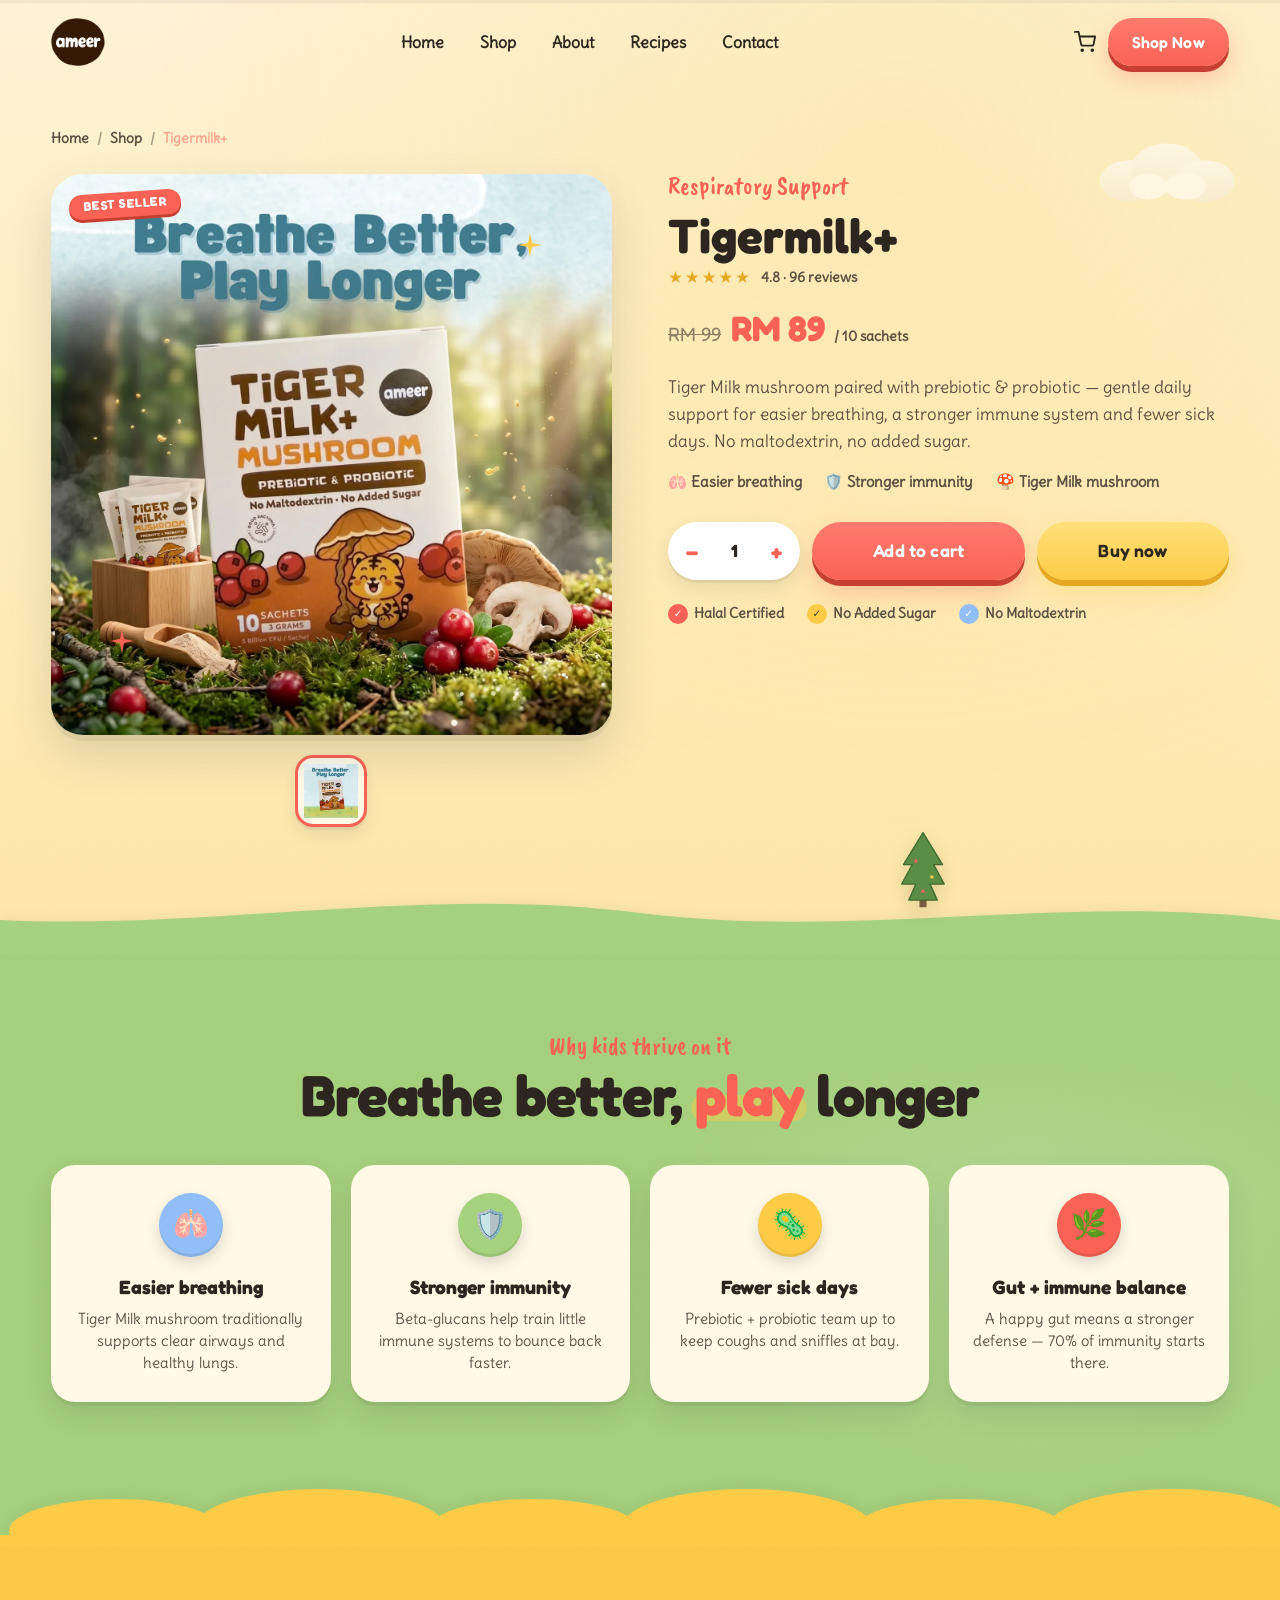
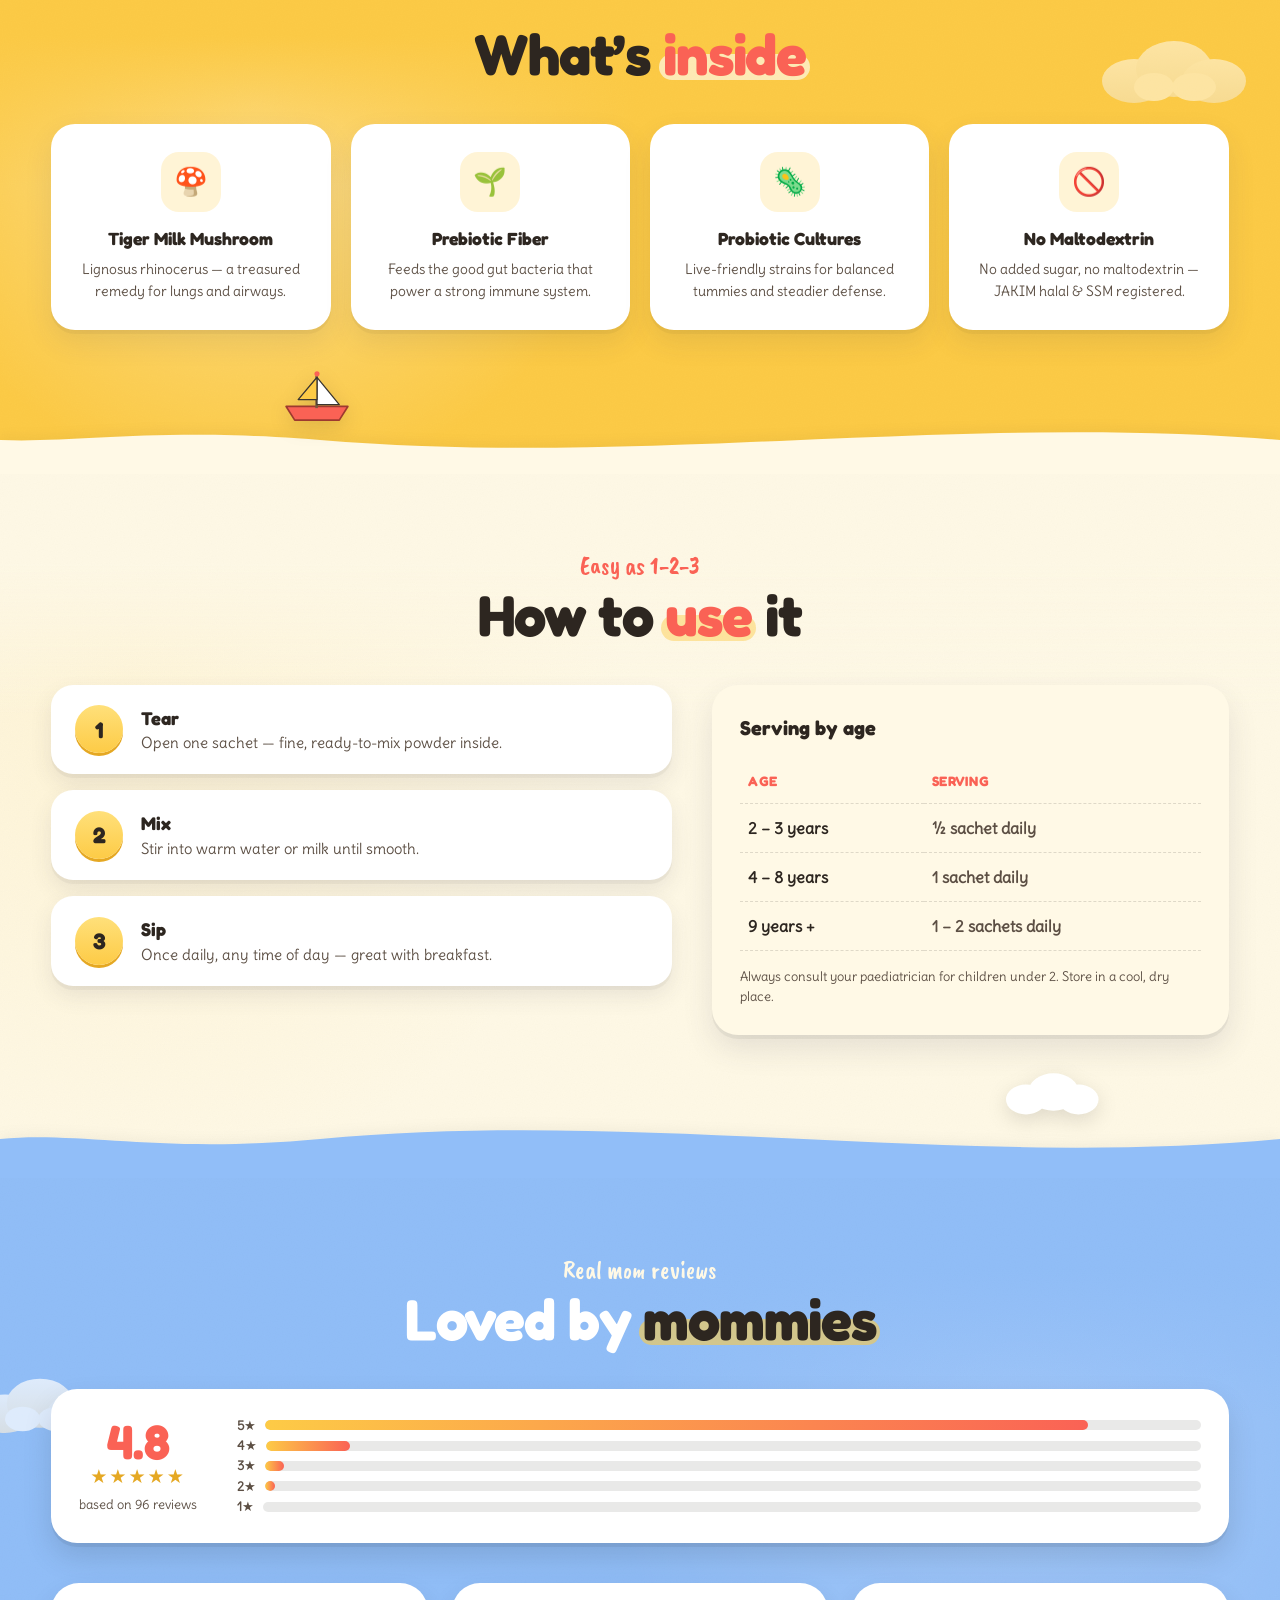
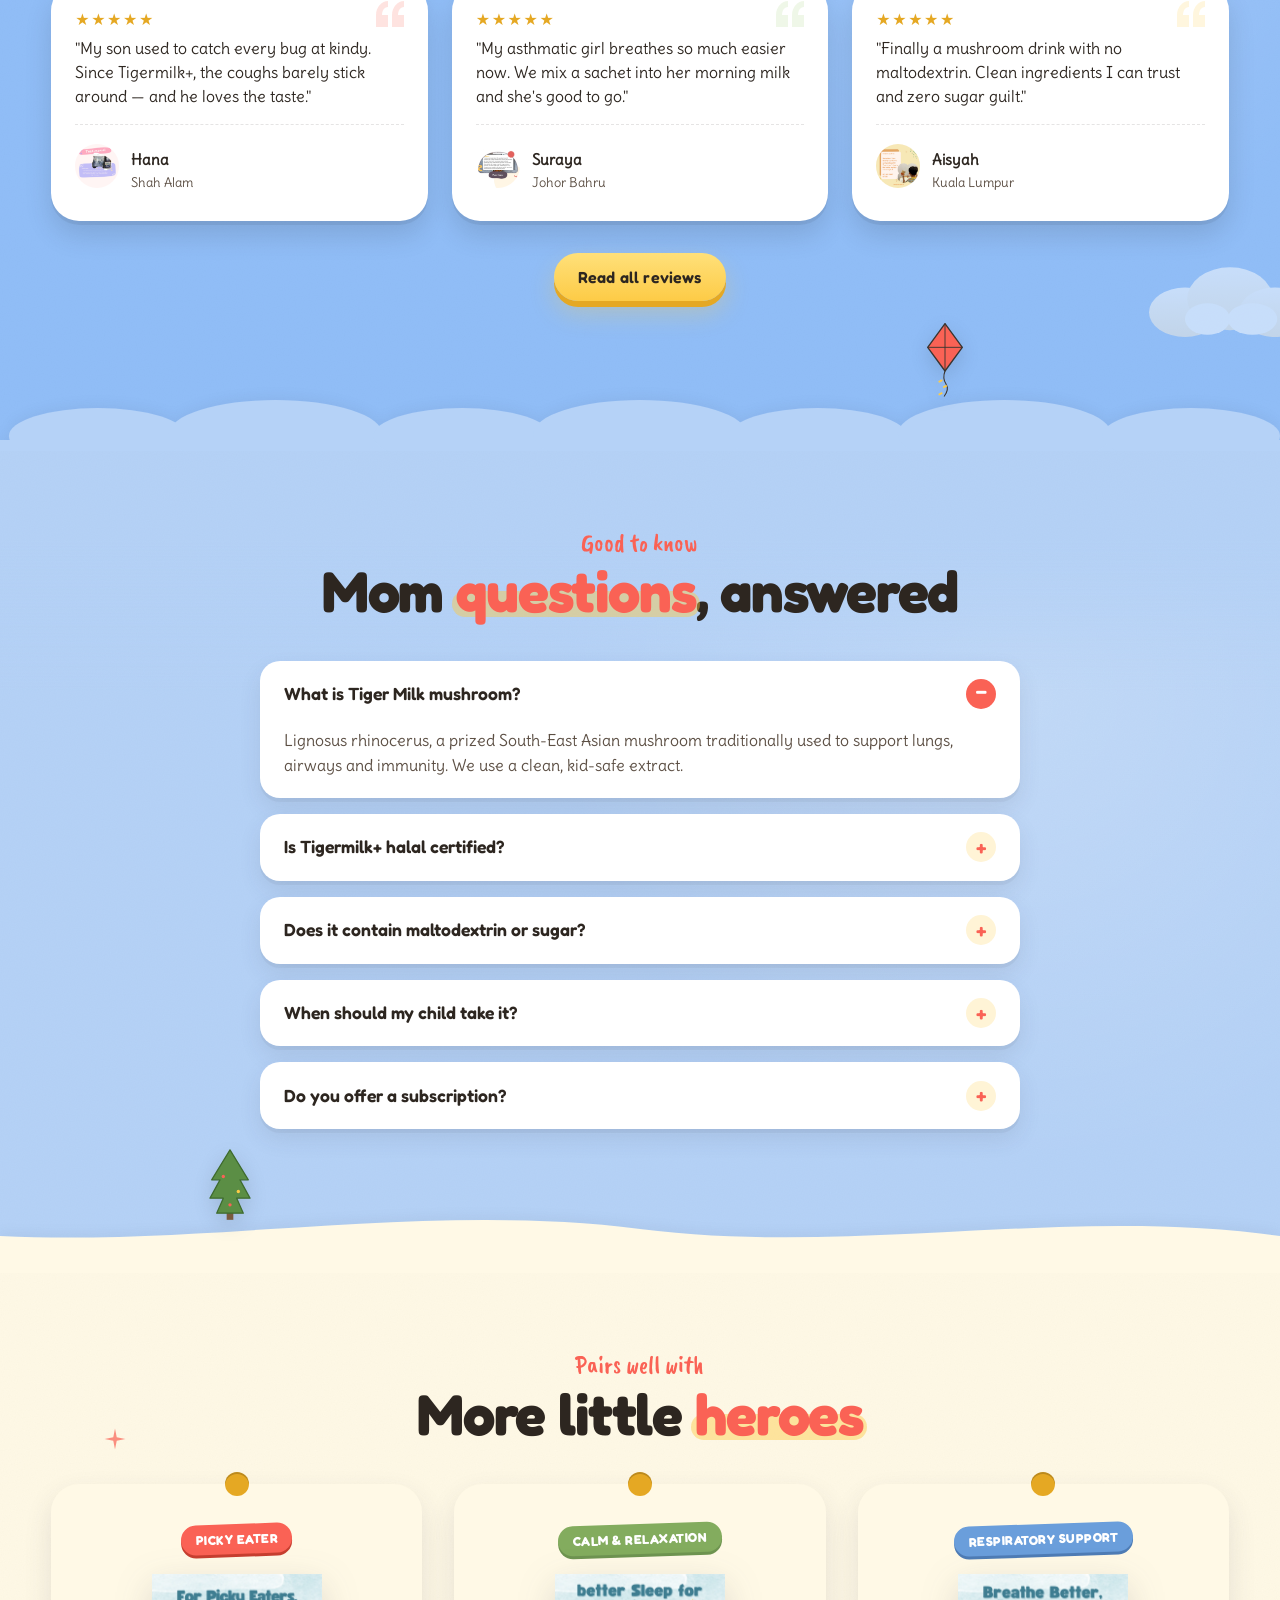
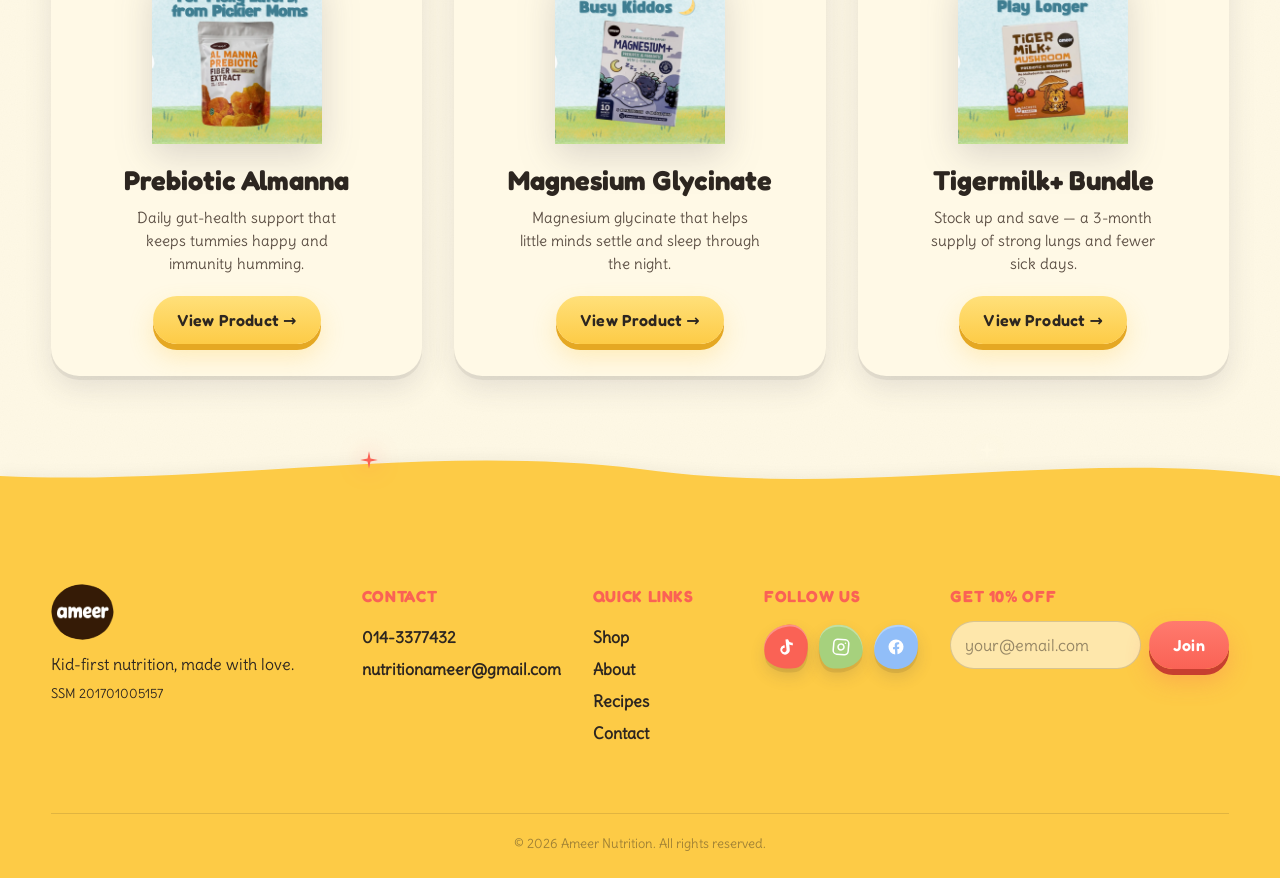
<file: tigermilk.html>
<!doctype html>
<html lang="en">
<head>
  <meta charset="utf-8" />
  <meta name="viewport" content="width=device-width, initial-scale=1" />
  <title>Tigermilk+ — Respiratory &amp; Immunity · Ameer Kids Nutrition</title>
  <meta name="description" content="Tigermilk+ mushroom blend for kids — Tiger Milk mushroom with prebiotic &amp; probiotic for easier breathing, stronger immunity and fewer sick days. No maltodextrin, no added sugar. Halal certified." />
  <link rel="icon" href="assets/ameer-logo.webp" />
  <link rel="preconnect" href="https://fonts.googleapis.com" />
  <link rel="preconnect" href="https://fonts.gstatic.com" crossorigin />
  <link href="https://fonts.googleapis.com/css2?family=Fredoka:wght@400;500;600;700&family=Caveat+Brush&family=Delius&display=swap" rel="stylesheet" />
  <link rel="stylesheet" href="css/base.css" />
  <link rel="stylesheet" href="css/sunny-v2.css" />
  <link rel="stylesheet" href="css/product-page.css" />
</head>
<!--
  ============================================================
  SINGLE-PRODUCT PAGE — Tigermilk+
  Built from the reusable produk.html template. Edit the spots
  tagged "PRODUCT:" to feature a different product.
  ============================================================
-->
<body class="theme-sunny theme-v2">

  <!-- Scroll progress bar -->
  <div class="scroll-progress" aria-hidden="true"><div class="scroll-progress-bar" id="scrollProgressBar"></div></div>

  <!-- ============ SVG SYMBOL LIBRARY (shared with homepage) ============ -->
  <svg width="0" height="0" style="position:absolute" aria-hidden="true">
    <defs>
      <symbol id="i-balloon" viewBox="0 0 80 110">
        <defs>
          <radialGradient id="balloonGrad" cx="35%" cy="30%">
            <stop offset="0%" stop-color="#FFB5A8"/><stop offset="60%" stop-color="#FA6255"/><stop offset="100%" stop-color="#C73F30"/>
          </radialGradient>
        </defs>
        <ellipse cx="40" cy="42" rx="32" ry="38" fill="url(#balloonGrad)"/>
        <ellipse cx="28" cy="28" rx="8" ry="12" fill="#FFE6E0" opacity="0.6"/>
        <path d="M37,78 L43,78 L40,86 Z" fill="#9D3A2F"/>
        <path d="M40,86 Q34,94 40,100 T40,108" stroke="#3A3530" stroke-width="1.5" fill="none" stroke-linecap="round"/>
      </symbol>
      <symbol id="i-cloud" viewBox="0 0 160 80">
        <defs>
          <linearGradient id="cloudGrad" x1="0" y1="0" x2="0" y2="1">
            <stop offset="0%" stop-color="#ffffff"/><stop offset="100%" stop-color="#F4ECDD"/>
          </linearGradient>
        </defs>
        <ellipse cx="40" cy="50" rx="32" ry="22" fill="url(#cloudGrad)"/>
        <ellipse cx="80" cy="38" rx="38" ry="28" fill="url(#cloudGrad)"/>
        <ellipse cx="120" cy="50" rx="32" ry="22" fill="url(#cloudGrad)"/>
        <ellipse cx="60" cy="56" rx="20" ry="14" fill="#ffffff"/>
        <ellipse cx="100" cy="56" rx="22" ry="14" fill="#ffffff"/>
      </symbol>
      <symbol id="i-sun" viewBox="0 0 160 160">
        <defs>
          <radialGradient id="sunGrad" cx="40%" cy="40%">
            <stop offset="0%" stop-color="#FFF1AE"/><stop offset="60%" stop-color="#FDCB46"/><stop offset="100%" stop-color="#E5A823"/>
          </radialGradient>
        </defs>
        <g stroke="#FDCB46" stroke-width="5" stroke-linecap="round">
          <line x1="80" y1="6" x2="80" y2="24"/><line x1="80" y1="136" x2="80" y2="154"/>
          <line x1="6" y1="80" x2="24" y2="80"/><line x1="136" y1="80" x2="154" y2="80"/>
          <line x1="28" y1="28" x2="40" y2="40"/><line x1="120" y1="120" x2="132" y2="132"/>
          <line x1="132" y1="28" x2="120" y2="40"/><line x1="40" y1="120" x2="28" y2="132"/>
        </g>
        <circle cx="80" cy="80" r="45" fill="url(#sunGrad)"/>
        <circle cx="68" cy="68" r="10" fill="#FFF1AE" opacity="0.55"/>
      </symbol>
      <symbol id="i-sparkle" viewBox="0 0 30 30">
        <path d="M15,3 L17,13 L27,15 L17,17 L15,27 L13,17 L3,15 L13,13 Z" fill="currentColor"/>
      </symbol>
      <symbol id="i-quote" viewBox="0 0 40 36">
        <path d="M6,30 L6,18 C6,10 12,4 18,4 L18,10 C14,10 12,14 12,18 L18,18 L18,30 Z M22,30 L22,18 C22,10 28,4 34,4 L34,10 C30,10 28,14 28,18 L34,18 L34,30 Z" fill="currentColor" opacity="0.18"/>
      </symbol>
      <symbol id="i-tree" viewBox="0 0 60 90">
        <rect x="26" y="68" width="8" height="20" fill="#7A5A3F"/>
        <polygon points="30,4 8,40 18,40 6,62 22,62 14,80 46,80 38,62 54,62 42,40 52,40" fill="#5B8E45" stroke="#3E6B2E" stroke-width="1.5" stroke-linejoin="round"/>
        <circle cx="22" cy="36" r="2" fill="#FA6255"/><circle cx="40" cy="54" r="2" fill="#FDCB46"/><circle cx="30" cy="70" r="2" fill="#FA6255"/>
      </symbol>
      <symbol id="i-boat" viewBox="0 0 80 70">
        <path d="M4,46 L76,46 L66,62 L14,62 Z" fill="#FA6255" stroke="#9D3A2F" stroke-width="2" stroke-linejoin="round"/>
        <rect x="38" y="10" width="3" height="38" fill="#7A5A3F"/>
        <path d="M40,12 L40,44 L66,44 Z" fill="white" stroke="#3A3530" stroke-width="1.5" stroke-linejoin="round"/>
        <path d="M40,12 L40,38 L18,38 Z" fill="#FDCB46" stroke="#3A3530" stroke-width="1.5" stroke-linejoin="round"/>
        <circle cx="40" cy="8" r="3" fill="#FA6255"/>
      </symbol>
      <symbol id="i-kite" viewBox="0 0 50 90">
        <polygon points="25,4 44,30 25,56 6,30" fill="#FA6255" stroke="#3A3530" stroke-width="1.5" stroke-linejoin="round"/>
        <line x1="25" y1="4" x2="25" y2="56" stroke="#3A3530" stroke-width="1"/>
        <line x1="6" y1="30" x2="44" y2="30" stroke="#3A3530" stroke-width="1"/>
        <path d="M25,56 Q22,64 26,70 T24,84" stroke="#3A3530" stroke-width="1.2" fill="none"/>
        <path d="M22,66 L18,68 M27,72 L23,74 M22,80 L18,82" stroke="#FDCB46" stroke-width="2"/>
      </symbol>
      <symbol id="i-cloud-mini" viewBox="0 0 80 40">
        <ellipse cx="20" cy="26" rx="16" ry="12" fill="white"/>
        <ellipse cx="42" cy="20" rx="20" ry="15" fill="white"/>
        <ellipse cx="62" cy="26" rx="16" ry="12" fill="white"/>
      </symbol>
      <!-- lorry / cute delivery truck (facing right →) -->
      <symbol id="i-lorry" viewBox="0 0 160 80">
        <!-- ground shadow -->
        <ellipse cx="80" cy="72" rx="68" ry="4.5" fill="rgba(45,38,32,0.12)"/>
        <!-- === exhaust / rear details === -->
        <rect x="6" y="52" width="6" height="5" rx="2.5" fill="#5C4F44"/>
        <rect x="4" y="56" width="10" height="3" rx="1.5" fill="#3A3530"/>
        <!-- tail light -->
        <rect x="10" y="36" width="5" height="7" rx="2.5" fill="#C73F30"/>
        <!-- === rear bumper === -->
        <rect x="8" y="54" width="12" height="6" rx="3" fill="#2D2620"/>
        <!-- === cargo body === -->
        <rect x="14" y="16" width="76" height="42" rx="8" fill="#FA6255"/>
        <!-- cargo highlight (top edge) -->
        <rect x="16" y="18" width="72" height="3" rx="1.5" fill="rgba(255,255,255,0.2)"/>
        <!-- cargo rib lines -->
        <line x1="32" y1="20" x2="32" y2="54" stroke="rgba(0,0,0,0.06)" stroke-width="1.5"/>
        <line x1="52" y1="20" x2="52" y2="54" stroke="rgba(0,0,0,0.06)" stroke-width="1.5"/>
        <line x1="72" y1="20" x2="72" y2="54" stroke="rgba(0,0,0,0.06)" stroke-width="1.5"/>
        <!-- cargo side windows (rounded) -->
        <rect x="18" y="22" width="12" height="12" rx="4" fill="#FFF9E6" opacity="0.9"/>
        <rect x="34" y="22" width="15" height="12" rx="4" fill="#FFF9E6" opacity="0.9"/>
        <rect x="53" y="22" width="15" height="12" rx="4" fill="#FFF9E6" opacity="0.9"/>
        <!-- window reflections -->
        <line x1="20" y1="24" x2="20" y2="32" stroke="white" stroke-width="1.5" opacity="0.4"/>
        <line x1="37" y1="24" x2="37" y2="32" stroke="white" stroke-width="1.5" opacity="0.4"/>
        <line x1="56" y1="24" x2="56" y2="32" stroke="white" stroke-width="1.5" opacity="0.4"/>
        <!-- brand stripe / belt line -->
        <rect x="14" y="40" width="76" height="6" fill="#FDCB46"/>
        <!-- brand stripe highlight -->
        <rect x="14" y="40" width="76" height="2" fill="rgba(255,255,255,0.35)"/>
        <!-- === cab (front section, facing right) === -->
        <path d="M78,56 L78,24 Q78,10 92,10 L128,10 L142,18 L142,56 Z" fill="#91BEF8"/>
        <!-- cab highlight -->
        <path d="M80,56 L80,24 Q80,13 92,13 L126,13 L138,19 L138,56" fill="none" stroke="rgba(255,255,255,0.25)" stroke-width="2"/>
        <!-- cab roof dome -->
        <rect x="94" y="14" width="38" height="10" rx="6" fill="#6A9EDB"/>
        <!-- cab roof highlight -->
        <rect x="98" y="16" width="30" height="3" rx="1.5" fill="rgba(255,255,255,0.3)"/>
        <!-- windshield -->
        <path d="M112,20 L128,20 L128,34 Q118,30 112,34 Z" fill="#FFF9E6" opacity="0.95"/>
        <!-- windshield reflection -->
        <line x1="116" y1="22" x2="116" y2="31" stroke="white" stroke-width="1.5"/>
        <!-- side window -->
        <rect x="94" y="20" width="14" height="16" rx="5" fill="#FFF9E6" opacity="0.9"/>
        <line x1="98" y1="22" x2="98" y2="34" stroke="white" stroke-width="1.5" opacity="0.4"/>
        <!-- door handle -->
        <rect x="96" y="44" width="8" height="2.5" rx="1.2" fill="rgba(255,255,255,0.6)"/>
        <!-- door line -->
        <line x1="110" y1="28" x2="110" y2="56" stroke="#5A9ECB" stroke-width="1.5"/>
        <!-- === front details === -->
        <!-- front grille -->
        <rect x="138" y="30" width="5" height="18" rx="2.5" fill="#2D2620"/>
        <line x1="139" y1="34" x2="142" y2="34" stroke="#5C4F44" stroke-width="0.8"/>
        <line x1="139" y1="38" x2="142" y2="38" stroke="#5C4F44" stroke-width="0.8"/>
        <line x1="139" y1="42" x2="142" y2="42" stroke="#5C4F44" stroke-width="0.8"/>
        <!-- front bumper -->
        <rect x="132" y="50" width="12" height="8" rx="4" fill="#2D2620"/>
        <!-- headlight -->
        <circle cx="140" cy="44" r="5" fill="#FDCB46"/>
        <circle cx="140" cy="44" r="2.5" fill="#FFF9E6"/>
        <!-- turn signal -->
        <rect x="134" y="32" width="3" height="5" rx="1.5" fill="#FDCB46"/>
        <!-- === wheels with hubcaps === -->
        <!-- rear wheel -->
        <circle cx="44" cy="60" r="10" fill="#2D2620"/>
        <circle cx="44" cy="60" r="7" fill="#3A3530"/>
        <circle cx="44" cy="60" r="4.5" fill="#FFF9E6"/>
        <circle cx="44" cy="60" r="2" fill="#5C4F44"/>
        <!-- middle wheel -->
        <circle cx="90" cy="60" r="10" fill="#2D2620"/>
        <circle cx="90" cy="60" r="7" fill="#3A3530"/>
        <circle cx="90" cy="60" r="4.5" fill="#FFF9E6"/>
        <circle cx="90" cy="60" r="2" fill="#5C4F44"/>
        <!-- front wheel -->
        <circle cx="126" cy="60" r="10" fill="#2D2620"/>
        <circle cx="126" cy="60" r="7" fill="#3A3530"/>
        <circle cx="126" cy="60" r="4.5" fill="#FFF9E6"/>
        <circle cx="126" cy="60" r="2" fill="#5C4F44"/>
        <!-- === side mirror === -->
        <rect x="130" y="20" width="6" height="5" rx="2" fill="#5C4F44"/>
        <line x1="130" y1="22" x2="124" y2="22" stroke="#5C4F44" stroke-width="2"/>
        <!-- === little flag / antenna === -->
        <line x1="100" y1="12" x2="100" y2="2" stroke="#2D2620" stroke-width="1.5"/>
        <polygon points="100,2 110,5 100,8" fill="#FA6255"/>
      </symbol>
    </defs>
  </svg>

  <header class="site-header" id="siteHeader">
    <div class="container header-inner">
      <a href="index.html" class="brand">
        <img src="assets/ameer-logo.webp" alt="Ameer logo" class="brand-logo" />
      </a>
      <nav class="site-nav" id="primaryNav" aria-label="Primary">
        <a href="index.html#home">Home</a>
        <a href="index.html#shop">Shop</a>
        <a href="index.html#about">About</a>
        <a href="index.html#recipes">Recipes</a>
        <a href="index.html#contact">Contact</a>
      </nav>
      <div class="header-actions">
        <button class="icon-btn" aria-label="Cart">
          <svg width="22" height="22" viewBox="0 0 24 24" fill="none" stroke="currentColor" stroke-width="2" stroke-linecap="round" stroke-linejoin="round"><circle cx="9" cy="21" r="1"/><circle cx="20" cy="21" r="1"/><path d="M1 1h4l2.7 13.4a2 2 0 0 0 2 1.6h9.7a2 2 0 0 0 2-1.6L23 6H6"/></svg>
        </button>
        <a href="#buy" class="btn btn-primary">Shop Now</a>
        <button class="menu-toggle" type="button" aria-controls="primaryNav" aria-expanded="false" aria-label="Open menu">
          <span class="menu-toggle-bar" aria-hidden="true"></span>
          <span class="menu-toggle-bar" aria-hidden="true"></span>
          <span class="menu-toggle-bar" aria-hidden="true"></span>
        </button>
      </div>
    </div>
  </header>

  <main>
    <!-- ============ PRODUCT HERO / BUY BOX ============ -->
    <section class="product-main" id="buy" aria-labelledby="productTitle">
      <svg class="pm-deco pm-deco-cloud-1" viewBox="0 0 160 80" aria-hidden="true"><use href="#i-cloud"/></svg>

      <div class="container">
        <!-- WooCommerce breadcrumb -->
        <nav class="woocommerce-breadcrumb" aria-label="Breadcrumb" data-anim="reveal-up">
          <a href="index.html">Home</a> <span>/</span>
          <a href="index.html#shop">Shop</a> <span>/</span>
          <!-- PRODUCT:name --><span aria-current="page">Tigermilk+</span>
        </nav>

        <!-- div.product — WooCommerce single product wrapper -->
        <div class="product type-product">
          <!-- ===== Gallery ===== -->
          <div class="woocommerce-product-gallery" data-anim="reveal-up">
            <figure class="woocommerce-product-gallery__wrapper">
              <span class="onsale">Best&nbsp;seller</span>
              <div class="woocommerce-product-gallery__image">
                <!-- PRODUCT:gallery-main -->
                <img src="assets/products/feature-tiger-mushroom.webp" alt="Tigermilk+ mushroom blend for kids" class="wp-post-image" id="galleryMain" />
              </div>
              <svg class="gallery-spark gallery-spark-1" viewBox="0 0 30 30" style="color:#FDCB46"><use href="#i-sparkle"/></svg>
              <svg class="gallery-spark gallery-spark-2" viewBox="0 0 30 30" style="color:#FA6255"><use href="#i-sparkle"/></svg>
            </figure>
            <ul class="product-thumbnails flex-control-thumbs" role="list">
              <!-- PRODUCT:gallery-thumbs -->
              <li><button type="button" class="thumb is-active" data-full="assets/products/tigermilk-plus.webp" aria-label="View product box"><img src="assets/products/tigermilk-plus.webp" alt="" /></button></li>
            </ul>
          </div>

          <!-- ===== Summary ===== -->
          <div class="summary entry-summary">
            <span class="eyebrow" data-anim="reveal-up"><!-- PRODUCT:eyebrow -->Respiratory Support</span>
            <h1 class="product_title entry-title" id="productTitle" data-anim="reveal-up" data-anim-delay="100"><!-- PRODUCT:name -->Tigermilk+</h1>

            <div class="woocommerce-product-rating" data-anim="reveal-up" data-anim-delay="200">
              <span class="star-rating" role="img" aria-label="Rated 4.8 out of 5">★★★★★</span>
              <a href="#reviews" class="woocommerce-review-link">4.8 · <span class="count">96</span> reviews</a>
            </div>

            <p class="price" data-anim="reveal-up" data-anim-delay="300">
              <!-- PRODUCT:price -->
              <del aria-hidden="true"><span class="woocommerce-Price-amount amount">RM&nbsp;99</span></del>
              <ins><span class="woocommerce-Price-amount amount">RM&nbsp;89</span></ins>
              <small class="price-note">/ 10 sachets</small>
            </p>

            <div class="woocommerce-product-details__short-description" data-anim="reveal-up" data-anim-delay="400">
              <!-- PRODUCT:short-description -->
              <p>Tiger Milk mushroom paired with prebiotic &amp; probiotic — gentle daily support for easier breathing, a stronger immune system and fewer sick days. No maltodextrin, no added sugar.</p>
              <ul class="benefit-tags" role="list">
                <li>🫁 Easier breathing</li>
                <li>🛡️ Stronger immunity</li>
                <li>🍄 Tiger Milk mushroom</li>
              </ul>
            </div>

            <!-- form.cart — WooCommerce add-to-cart form (inert demo) -->
            <form class="cart" data-anim="reveal-up" data-anim-delay="500" onsubmit="return false;">
              <div class="quantity" role="group" aria-label="Quantity">
                <button type="button" class="qty-btn" data-step="-1" aria-label="Decrease quantity">−</button>
                <input type="number" class="qty input-text" name="quantity" value="1" min="1" max="9" inputmode="numeric" aria-label="Quantity" />
                <button type="button" class="qty-btn" data-step="1" aria-label="Increase quantity">+</button>
              </div>
              <button type="submit" class="single_add_to_cart_button btn btn-primary btn-large" data-add-to-cart>Add to cart</button>
              <a href="#" class="btn btn-secondary btn-large buy-now" data-buy-now>Buy now</a>
            </form>

            <ul class="product-trust badge-row" role="list" data-anim="reveal-up" data-anim-delay="600">
              <li class="badge"><span class="badge-ico" style="background:#FA6255;color:white">✓</span>Halal Certified</li>
              <li class="badge"><span class="badge-ico" style="background:#FDCB46;color:#3A3530">✓</span>No Added Sugar</li>
              <li class="badge"><span class="badge-ico" style="background:#91BEF8;color:white">✓</span>No Maltodextrin</li>
            </ul>
          </div>
        </div>
      </div>

      <!-- divider → benefits (green) -->
      <div class="divider divider-bottom" aria-hidden="true">
        <svg class="divider-shape" viewBox="0 0 1440 90" preserveAspectRatio="none">
          <path d="M0,90 L1440,90 L1440,55 C1200,28 960,75 720,48 C480,20 240,65 0,55 Z" fill="#A6D17D"/>
        </svg>
        <svg class="divider-deco divider-tree" viewBox="0 0 60 90"><use href="#i-tree"/></svg>
      </div>
    </section>

    <!-- ============ BENEFITS ============ (woo: Description tab) -->
    <section class="benefits reveal woocommerce-Tabs-panel--description" id="tab-description" aria-labelledby="benefitsTitle">
      <div class="container">
        <span class="eyebrow" data-anim="reveal-up">Why kids thrive on it</span>
        <h2 id="benefitsTitle" class="section-title" data-anim="word-reveal">Breathe better, <span>play</span> longer</h2>
        <div class="benefit-grid" data-anim="stagger-up">
          <article class="benefit-card">
            <span class="benefit-ico" style="background:#91BEF8">🫁</span>
            <h3>Easier breathing</h3>
            <p>Tiger Milk mushroom traditionally supports clear airways and healthy lungs.</p>
          </article>
          <article class="benefit-card">
            <span class="benefit-ico" style="background:#A6D17D">🛡️</span>
            <h3>Stronger immunity</h3>
            <p>Beta-glucans help train little immune systems to bounce back faster.</p>
          </article>
          <article class="benefit-card">
            <span class="benefit-ico" style="background:#FDCB46">🦠</span>
            <h3>Fewer sick days</h3>
            <p>Prebiotic + probiotic team up to keep coughs and sniffles at bay.</p>
          </article>
          <article class="benefit-card">
            <span class="benefit-ico" style="background:#FA6255">🌿</span>
            <h3>Gut + immune balance</h3>
            <p>A happy gut means a stronger defense — 70% of immunity starts there.</p>
          </article>
        </div>
      </div>
      <!-- divider → ingredients (yellow) -->
      <div class="divider divider-bottom" aria-hidden="true">
        <svg class="divider-shape" viewBox="0 0 1440 90" preserveAspectRatio="none">
          <g fill="#FDCB46">
            <rect x="0" y="78" width="1440" height="12"/>
            <ellipse cx="130" cy="74" rx="120" ry="32"/><ellipse cx="360" cy="70" rx="140" ry="38"/>
            <ellipse cx="600" cy="74" rx="120" ry="32"/><ellipse cx="840" cy="70" rx="140" ry="38"/>
            <ellipse cx="1080" cy="74" rx="120" ry="32"/><ellipse cx="1320" cy="70" rx="140" ry="38"/>
          </g>
        </svg>
      </div>
    </section>

    <!-- ============ INGREDIENTS / WHAT'S INSIDE ============ -->
    <section class="ingredients reveal" id="ingredients" aria-labelledby="ingredientsTitle">
      <svg class="ingredients-deco ingredients-deco-cloud" viewBox="0 0 160 80" aria-hidden="true" style="opacity:0.5"><use href="#i-cloud"/></svg>
      <div class="container">
        <h2 id="ingredientsTitle" class="section-title" data-anim="word-reveal">What&rsquo;s <span>inside</span></h2>
        <div class="ingredient-grid" data-anim="stagger-scale">
          <article class="ingredient-card">
            <span class="ingredient-emoji">🍄</span>
            <h3>Tiger Milk Mushroom</h3>
            <p>Lignosus rhinocerus — a treasured remedy for lungs and airways.</p>
          </article>
          <article class="ingredient-card">
            <span class="ingredient-emoji">🌱</span>
            <h3>Prebiotic Fiber</h3>
            <p>Feeds the good gut bacteria that power a strong immune system.</p>
          </article>
          <article class="ingredient-card">
            <span class="ingredient-emoji">🦠</span>
            <h3>Probiotic Cultures</h3>
            <p>Live-friendly strains for balanced tummies and steadier defense.</p>
          </article>
          <article class="ingredient-card">
            <span class="ingredient-emoji">🚫</span>
            <h3>No Maltodextrin</h3>
            <p>No added sugar, no maltodextrin — JAKIM halal &amp; SSM registered.</p>
          </article>
        </div>
      </div>
      <!-- divider → dosage (cream) -->
      <div class="divider divider-bottom" aria-hidden="true">
        <svg class="divider-shape" viewBox="0 0 1440 90" preserveAspectRatio="none">
          <path d="M0,90 L1440,90 L1440,55 C1080,28 720,82 360,55 C180,42 90,58 0,55 Z" fill="#FFF9E6"/>
        </svg>
        <svg class="divider-deco divider-boat" viewBox="0 0 80 70"><use href="#i-boat"/></svg>
      </div>
    </section>

    <!-- ============ HOW TO USE / DOSAGE ============ (woo: Additional information tab) -->
    <section class="dosage reveal woocommerce-Tabs-panel--additional_information" id="tab-additional_information" aria-labelledby="dosageTitle">
      <div class="container">
        <span class="eyebrow" data-anim="reveal-up">Easy as 1-2-3</span>
        <h2 id="dosageTitle" class="section-title" data-anim="word-reveal">How to <span>use</span> it</h2>
        <div class="dosage-wrap">
          <ol class="step-list" data-anim="stagger-up">
            <li class="step-card"><span class="step-num">1</span><div><h3>Tear</h3><p>Open one sachet — fine, ready-to-mix powder inside.</p></div></li>
            <li class="step-card"><span class="step-num">2</span><div><h3>Mix</h3><p>Stir into warm water or milk until smooth.</p></div></li>
            <li class="step-card"><span class="step-num">3</span><div><h3>Sip</h3><p>Once daily, any time of day — great with breakfast.</p></div></li>
          </ol>
          <div class="dosage-table-card" data-anim="reveal-up">
            <h3>Serving by age</h3>
            <table class="dosage-table">
              <thead><tr><th scope="col">Age</th><th scope="col">Serving</th></tr></thead>
              <tbody>
                <tr><td>2 – 3 years</td><td>½ sachet daily</td></tr>
                <tr><td>4 – 8 years</td><td>1 sachet daily</td></tr>
                <tr><td>9 years +</td><td>1 – 2 sachets daily</td></tr>
              </tbody>
            </table>
            <p class="dosage-fine">Always consult your paediatrician for children under 2. Store in a cool, dry place.</p>
          </div>
        </div>
      </div>
      <!-- divider → reviews (river blue) -->
      <div class="divider divider-bottom" aria-hidden="true">
        <svg class="divider-shape" viewBox="0 0 1440 90" preserveAspectRatio="none">
          <path d="M0,90 L1440,90 L1440,50 C1080,80 720,20 360,50 C180,65 90,42 0,50 Z" fill="#91BEF8"/>
        </svg>
        <svg class="divider-deco divider-cloud-mini" viewBox="0 0 80 40"><use href="#i-cloud-mini"/></svg>
      </div>
    </section>

    <!-- ============ REVIEWS ============ (woo: #reviews tab) -->
    <section class="reviews reveal" id="reviews" aria-labelledby="reviewsTitle">
      <svg class="reviews-deco reviews-deco-cloud-1" viewBox="0 0 160 80" aria-hidden="true"><use href="#i-cloud"/></svg>
      <svg class="reviews-deco reviews-deco-cloud-2" viewBox="0 0 160 80" aria-hidden="true"><use href="#i-cloud"/></svg>
      <div class="container">
        <span class="eyebrow" data-anim="reveal-up" style="color:#FFF9E6">Real mom reviews</span>
        <h2 id="reviewsTitle" class="section-title" data-anim="word-reveal">Loved by <span>mommies</span></h2>

        <div class="review-summary" data-anim="reveal-up">
          <div class="review-score">
            <strong>4.8</strong>
            <span class="star-rating" role="img" aria-label="Rated 4.8 out of 5">★★★★★</span>
            <small>based on 96 reviews</small>
          </div>
          <ul class="review-bars" role="list">
            <li><span>5★</span><span class="bar"><span style="width:88%"></span></span></li>
            <li><span>4★</span><span class="bar"><span style="width:9%"></span></span></li>
            <li><span>3★</span><span class="bar"><span style="width:2%"></span></span></li>
            <li><span>2★</span><span class="bar"><span style="width:1%"></span></span></li>
            <li><span>1★</span><span class="bar"><span style="width:0%"></span></span></li>
          </ul>
        </div>

        <ul class="review-grid" role="list" data-anim="stagger-up">
          <li class="testimonial">
            <svg class="quote-mark" viewBox="0 0 40 36" aria-hidden="true" style="color:#FA6255"><use href="#i-quote"/></svg>
            <div class="stars" aria-label="5 stars">★★★★★</div>
            <p>"My son used to catch every bug at kindy. Since Tigermilk+, the coughs barely stick around — and he loves the taste."</p>
            <div class="who">
              <img src="assets/feedback/feedback-4.webp" alt="Hana" />
              <div><cite>Hana</cite><small>Shah Alam</small></div>
            </div>
          </li>
          <li class="testimonial">
            <svg class="quote-mark" viewBox="0 0 40 36" aria-hidden="true" style="color:#A6D17D"><use href="#i-quote"/></svg>
            <div class="stars" aria-label="5 stars">★★★★★</div>
            <p>"My asthmatic girl breathes so much easier now. We mix a sachet into her morning milk and she's good to go."</p>
            <div class="who">
              <img src="assets/feedback/feedback-5.webp" alt="Suraya" />
              <div><cite>Suraya</cite><small>Johor Bahru</small></div>
            </div>
          </li>
          <li class="testimonial">
            <svg class="quote-mark" viewBox="0 0 40 36" aria-hidden="true" style="color:#FDCB46"><use href="#i-quote"/></svg>
            <div class="stars" aria-label="5 stars">★★★★★</div>
            <p>"Finally a mushroom drink with no maltodextrin. Clean ingredients I can trust and zero sugar guilt."</p>
            <div class="who">
              <img src="assets/feedback/feedback-1.webp" alt="Aisyah" />
              <div><cite>Aisyah</cite><small>Kuala Lumpur</small></div>
            </div>
          </li>
        </ul>
        <div class="center-cta" data-anim="reveal-up">
          <a href="#" class="btn btn-secondary">Read all reviews</a>
        </div>
      </div>
      <!-- divider → faq (social blue) -->
      <div class="divider divider-bottom" aria-hidden="true">
        <svg class="divider-shape" viewBox="0 0 1440 90" preserveAspectRatio="none">
          <g fill="#B5D2F7">
            <rect x="0" y="78" width="1440" height="12"/>
            <ellipse cx="110" cy="74" rx="100" ry="28"/><ellipse cx="310" cy="72" rx="120" ry="34"/>
            <ellipse cx="520" cy="74" rx="100" ry="28"/><ellipse cx="720" cy="72" rx="120" ry="34"/>
            <ellipse cx="920" cy="74" rx="100" ry="28"/><ellipse cx="1130" cy="72" rx="120" ry="34"/>
            <ellipse cx="1340" cy="74" rx="100" ry="28"/>
          </g>
        </svg>
        <svg class="divider-deco divider-kite" viewBox="0 0 50 90"><use href="#i-kite"/></svg>
      </div>
    </section>

    <!-- ============ FAQ ============ -->
    <section class="faq reveal" id="faq" aria-labelledby="faqTitle">
      <div class="container">
        <span class="eyebrow" data-anim="reveal-up">Good to know</span>
        <h2 id="faqTitle" class="section-title" data-anim="word-reveal">Mom <span>questions</span>, answered</h2>
        <div class="faq-list" data-anim="stagger-up">
          <details class="faq-item" open>
            <summary>What is Tiger Milk mushroom?</summary>
            <div class="faq-body"><p>Lignosus rhinocerus, a prized South-East Asian mushroom traditionally used to support lungs, airways and immunity. We use a clean, kid-safe extract.</p></div>
          </details>
          <details class="faq-item">
            <summary>Is Tigermilk+ halal certified?</summary>
            <div class="faq-body"><p>Yes — Tigermilk+ is JAKIM-recognised halal, made in a certified facility and SSM registered.</p></div>
          </details>
          <details class="faq-item">
            <summary>Does it contain maltodextrin or sugar?</summary>
            <div class="faq-body"><p>No. Tigermilk+ has no maltodextrin and no added sugar — just the mushroom blend with prebiotic and probiotic.</p></div>
          </details>
          <details class="faq-item">
            <summary>When should my child take it?</summary>
            <div class="faq-body"><p>Any time of day works — many families make it part of the breakfast routine for daily immune support.</p></div>
          </details>
          <details class="faq-item">
            <summary>Do you offer a subscription?</summary>
            <div class="faq-body"><p>Yes! Subscribe &amp; save 15% with free monthly delivery. Pause or cancel anytime.</p></div>
          </details>
        </div>
      </div>
      <!-- divider → related (cream) -->
      <div class="divider divider-bottom" aria-hidden="true">
        <svg class="divider-shape" viewBox="0 0 1440 90" preserveAspectRatio="none">
          <path d="M0,90 L1440,90 L1440,52 C1200,22 960,72 720,45 C480,18 240,62 0,52 Z" fill="#FFF9E6"/>
        </svg>
        <svg class="divider-deco divider-tree-2" viewBox="0 0 60 90"><use href="#i-tree"/></svg>
      </div>
    </section>

    <!-- ============ RELATED PRODUCTS ============ (woo: .related.products) -->
    <section class="related related-products reveal" id="related" aria-labelledby="relatedTitle">
      <svg class="related-deco related-deco-spark-1" viewBox="0 0 30 30" style="color:#FA6255" aria-hidden="true"><use href="#i-sparkle"/></svg>
      <svg class="related-deco related-deco-spark-2" viewBox="0 0 30 30" style="color:#FDCB46" aria-hidden="true"><use href="#i-sparkle"/></svg>
      <div class="container">
        <span class="eyebrow" data-anim="reveal-up">Pairs well with</span>
        <h2 id="relatedTitle" class="section-title" data-anim="word-reveal">More little <span>heroes</span></h2>
        <div class="product-grid" data-anim="stagger-scale">
          <article class="product-card">
            <span class="product-tag">Picky Eater</span>
            <img src="assets/products/prebiotics.webp" alt="Ameer Prebiotics" class="product-img" />
            <h3 class="product-name">Prebiotic Almanna</h3>
            <p class="product-benefit">Daily gut-health support that keeps tummies happy and immunity humming.</p>
            <a href="prebiotics.html" class="btn btn-secondary">View Product →</a>
          </article>
          <article class="product-card">
            <span class="product-tag">Calm &amp; Relaxation</span>
            <img src="assets/products/mag-plus.webp" alt="Mag+ Magnesium Glycinate" class="product-img" />
            <h3 class="product-name">Magnesium Glycinate</h3>
            <p class="product-benefit">Magnesium glycinate that helps little minds settle and sleep through the night.</p>
            <a href="produk.html" class="btn btn-secondary">View Product →</a>
          </article>
          <article class="product-card">
            <span class="product-tag">Respiratory Support</span>
            <img src="assets/products/tigermilk-plus.webp" alt="Tigermilk+ mushroom blend" class="product-img" />
            <h3 class="product-name">Tigermilk+ Bundle</h3>
            <p class="product-benefit">Stock up and save — a 3-month supply of strong lungs and fewer sick days.</p>
            <a href="tigermilk.html" class="btn btn-secondary">View Product →</a>
          </article>
        </div>
      </div>
      <!-- divider → footer (yellow) -->
      <svg class="divider-lorry" viewBox="0 0 160 80" aria-hidden="true"><use href="#i-lorry"/></svg>
      <div class="divider divider-bottom" aria-hidden="true">
        <svg class="divider-shape" viewBox="0 0 1440 90" preserveAspectRatio="none">
          <path d="M0,90 L1440,90 L1440,45 C1200,18 960,68 720,38 C480,12 240,55 0,45 Z" fill="#FDCB46"/>
        </svg>
        <svg class="divider-deco divider-spark-1" viewBox="0 0 30 30" style="color:#FA6255"><use href="#i-sparkle"/></svg>
        <svg class="divider-deco divider-spark-2" viewBox="0 0 30 30" style="color:#FFF9E6"><use href="#i-sparkle"/></svg>
      </div>
    </section>
  </main>

  <!-- ============ STICKY MOBILE ADD-TO-CART BAR ============ -->
  <div class="sticky-buy" id="stickyBuy" aria-hidden="true">
    <div class="container sticky-buy-inner">
      <img src="assets/products/tigermilk-plus.webp" alt="" class="sticky-buy-img" />
      <div class="sticky-buy-info">
        <strong>Tigermilk+</strong>
        <span>RM&nbsp;89</span>
      </div>
      <button type="button" class="btn btn-primary" data-add-to-cart>Add to cart</button>
    </div>
  </div>

  <footer class="site-footer" id="contact">
    <div class="container footer-inner">
      <div class="footer-brand">
        <img src="assets/ameer-logo.webp" alt="Ameer" />
        <p>Kid-first nutrition, made with love.</p>
        <p class="ssm">SSM 201701005157</p>
      </div>
      <div class="footer-col">
        <h4>Contact</h4>
        <p><a href="tel:0143377432">014-3377432</a></p>
        <p><a href="mailto:nutritionameer@gmail.com">nutritionameer@gmail.com</a></p>
      </div>
      <div class="footer-col">
        <h4>Quick Links</h4>
        <a href="index.html#shop">Shop</a>
        <a href="index.html#about">About</a>
        <a href="index.html#recipes">Recipes</a>
        <a href="index.html#contact">Contact</a>
      </div>
      <div class="footer-col">
        <h4>Follow Us</h4>
        <div class="social-icons">
          <a href="#" class="soc" aria-label="TikTok">
            <svg width="18" height="18" viewBox="0 0 24 24" fill="currentColor"><path d="M19.59 6.69a4.83 4.83 0 0 1-3.77-4.25V2h-3.45v13.67a2.89 2.89 0 0 1-5.2 1.74 2.89 2.89 0 0 1 2.31-4.64 2.93 2.93 0 0 1 .88.13V9.4a6.84 6.84 0 0 0-1-.05A6.33 6.33 0 0 0 5.8 20.1a6.34 6.34 0 0 0 10.86-4.43V9a8.16 8.16 0 0 0 4.77 1.52v-3.4a4.85 4.85 0 0 1-1.84-.43z"/></svg>
          </a>
          <a href="#" class="soc" aria-label="Instagram">
            <svg width="18" height="18" viewBox="0 0 24 24" fill="none" stroke="currentColor" stroke-width="2" stroke-linecap="round" stroke-linejoin="round"><rect x="2" y="2" width="20" height="20" rx="5" ry="5"/><path d="M16 11.37A4 4 0 1 1 12.63 8 4 4 0 0 1 16 11.37z"/><line x1="17.5" y1="6.5" x2="17.51" y2="6.5"/></svg>
          </a>
          <a href="#" class="soc" aria-label="Facebook">
            <svg width="18" height="18" viewBox="0 0 24 24" fill="currentColor"><path d="M22 12a10 10 0 1 0-11.56 9.88v-6.99H7.9V12h2.54V9.8c0-2.5 1.49-3.89 3.78-3.89 1.09 0 2.24.2 2.24.2v2.46H15.2c-1.24 0-1.63.77-1.63 1.56V12h2.78l-.44 2.89h-2.34v6.99A10 10 0 0 0 22 12z"/></svg>
          </a>
        </div>
      </div>
      <div class="footer-col footer-newsletter">
        <h4>Get 10% Off</h4>
        <form class="mini-newsletter" onsubmit="event.preventDefault();">
          <input type="email" placeholder="your@email.com" required />
          <button type="submit" class="btn btn-primary">Join</button>
        </form>
      </div>
    </div>
    <div class="footer-bottom container">
      <small>© 2026 Ameer Nutrition. All rights reserved.</small>
    </div>
  </footer>

  <!-- Add-to-cart toast -->
  <div class="cart-toast" id="cartToast" role="status" aria-live="polite" hidden>
    <span>🎉 Added to cart!</span>
  </div>

  <div class="popup" id="subscribePopup" role="dialog" aria-modal="true" aria-labelledby="popupTitle" hidden>
    <div class="popup-card">
      <button class="popup-close" data-close aria-label="Close">×</button>
      <svg class="popup-deco" viewBox="0 0 80 110" aria-hidden="true"><use href="#i-balloon"/></svg>
      <h3 id="popupTitle">Get your <span>free</span> trial kit!</h3>
      <p>Join the Ameer family and get 10% off your first order, plus parenting tips straight to your inbox.</p>
      <form class="popup-form" onsubmit="event.preventDefault();">
        <input type="email" placeholder="your@email.com" required />
        <button type="submit" class="btn btn-primary">Send me the deal</button>
      </form>
      <small class="popup-fine">No spam. Unsubscribe anytime.</small>
    </div>
  </div>

  <script src="js/script-v2.js" defer></script>
  <script src="js/product-page.js" defer></script>
</body>
</html>
</file>
<file: css/base.css>
/* === Reset === */
*, *::before, *::after { box-sizing: border-box; }
* { margin: 0; padding: 0; }
html { -webkit-text-size-adjust: 100%; scroll-behavior: smooth; }
body { line-height: 1.5; -webkit-font-smoothing: antialiased; }
img, picture, svg { display: block; max-width: 100%; height: auto; }
ul, ol { list-style: none; }
a { color: inherit; text-decoration: none; }
button { font: inherit; cursor: pointer; background: none; border: none; color: inherit; }
input { font: inherit; }

/* === Layout primitives === */
.container { width: min(1180px, 92vw); margin-inline: auto; }
.section-title { font-size: clamp(1.8rem, 4vw, 2.6rem); text-align: center; margin-bottom: 1.5rem; }
.center-cta { text-align: center; margin-top: 2rem; }
.link-arrow { display: inline-block; margin-top: 0.75rem; font-weight: 700; }

/* === Header === */
.site-header { position: sticky; top: 0; z-index: 50; transition: padding 0.2s ease, box-shadow 0.2s ease; }
.site-header.scrolled { box-shadow: 0 4px 18px rgba(0,0,0,0.08); }
.header-inner { display: flex; align-items: center; justify-content: space-between; gap: 1rem; padding: 1rem 0; }
.brand-logo { width: auto; height: 48px; }
.site-nav { display: none; gap: 1.25rem; }
.site-nav a { font-weight: 600; }
.header-actions { display: flex; gap: 0.75rem; align-items: center; }
@media (min-width: 768px) {
  .site-nav { display: flex; }
}

/* === Buttons base (overridden per theme) === */
.btn { display: inline-block; padding: 0.75rem 1.5rem; font-weight: 700; text-align: center; transition: transform 0.15s ease, box-shadow 0.15s ease; }
.btn-large { padding: 1rem 2rem; font-size: 1.1rem; }
.btn:hover { transform: translateY(-2px); }
.icon-btn { font-size: 1.5rem; }

/* === Section spacing === */
main > section { padding: clamp(3rem, 8vw, 6rem) 0; position: relative; overflow: hidden; }

/* === Separators (overridden per theme) === */
.sep { height: 80px; background-size: cover; background-position: center; }

/* === Hero base === */
.hero { padding-top: clamp(2rem, 6vw, 4rem) !important; padding-bottom: clamp(3rem, 8vw, 6rem) !important; min-height: 600px; position: relative; }
.hero-bg { position: absolute; inset: 0; pointer-events: none; }
.hero-inner { display: grid; grid-template-columns: 1fr; gap: 2rem; align-items: center; position: relative; z-index: 2; }
.hero-title { font-size: clamp(2.4rem, 6vw, 4rem); line-height: 1.05; margin-bottom: 1rem; }
.hero-sub { font-size: 1.15rem; margin-bottom: 1.5rem; max-width: 38ch; }
.hero-cta { display: flex; gap: 1rem; flex-wrap: wrap; }
.hero-visual img { max-width: 100%; }
@media (min-width: 768px) {
  .hero-inner { grid-template-columns: 1.05fr 1fr; gap: 3rem; }
}

/* === About === */
.about-inner { text-align: center; max-width: 720px; margin-inline: auto; }
.about-lead { font-size: 1.15rem; margin-bottom: 1.5rem; }
.badge-row { display: flex; flex-wrap: wrap; gap: 0.75rem; justify-content: center; margin-bottom: 1rem; }
.badge { padding: 0.5rem 1rem; font-weight: 600; }

/* === Products === */
.product-grid { display: grid; grid-template-columns: 1fr; gap: 2rem; }
.product-card { display: flex; flex-direction: column; align-items: center; padding: 2rem 1.5rem; text-align: center; position: relative; }
.product-img { width: 160px; height: 160px; object-fit: contain; margin-bottom: 1rem; }
.product-name { font-size: 1.5rem; margin-bottom: 0.5rem; }
.product-benefit { margin-bottom: 1.25rem; max-width: 28ch; }
@media (min-width: 768px) {
  .product-grid { grid-template-columns: repeat(3, 1fr); }
}

/* === Tips === */
.tip-grid { display: grid; grid-template-columns: 1fr; gap: 1.5rem; }
.tip-card { padding: 1.5rem; }
.tip-img { aspect-ratio: 4 / 3; margin-bottom: 1rem; background-size: cover; background-position: center; border-radius: 18px; }
@media (min-width: 768px) {
  .tip-grid { grid-template-columns: repeat(3, 1fr); }
}

/* === Slider === */
.slider { position: relative; }
.slider-track { display: flex; gap: 1.25rem; overflow-x: auto; scroll-snap-type: x mandatory; scrollbar-width: none; padding: 1rem 0.25rem; }
.slider-track::-webkit-scrollbar { display: none; }
.testimonial { flex: 0 0 85%; scroll-snap-align: center; padding: 1.5rem; text-align: center; }
.testimonial img { width: 64px; height: 64px; border-radius: 50%; object-fit: cover; margin: 0 auto 0.75rem; }
.testimonial .stars { letter-spacing: 0.1em; margin-bottom: 0.5rem; }
.testimonial cite { display: block; margin-top: 0.75rem; font-style: normal; font-weight: 700; }
.slider-arrow { position: absolute; top: 50%; transform: translateY(-50%); width: 44px; height: 44px; border-radius: 50%; font-size: 1.8rem; line-height: 1; z-index: 2; display: none; }
.slider-arrow-prev { left: -8px; }
.slider-arrow-next { right: -8px; }
.slider-dots { display: flex; gap: 0.5rem; justify-content: center; margin-top: 1rem; }
.slider-dots button { width: 10px; height: 10px; border-radius: 50%; padding: 0; }
@media (min-width: 768px) {
  .slider-arrow { display: grid; place-items: center; }
  .testimonial { flex-basis: calc((100% - 2.5rem) / 3); }
}

/* === Social grid === */
.social-sub { text-align: center; margin-bottom: 2rem; }
.social-grid { display: grid; grid-template-columns: repeat(2, 1fr); gap: 0.75rem; }
.social-tile { aspect-ratio: 1; background-size: cover; background-position: center; transition: transform 0.2s ease; border-radius: 12px; }
.social-tile:hover { transform: scale(1.03); }
@media (min-width: 768px) {
  .social-grid { grid-template-columns: repeat(4, 1fr); }
}

/* === Events === */
.event-grid { display: grid; grid-template-columns: 1fr; gap: 1.25rem; }
.event-card { display: block; overflow: hidden; border-radius: 18px; }
.event-card img { width: 100%; height: 220px; object-fit: cover; }
.event-card span { display: block; padding: 1rem; font-weight: 700; }
@media (min-width: 768px) {
  .event-grid { grid-template-columns: 1fr 1fr; }
}

/* === Footer === */
.site-footer { padding-top: 4rem; padding-bottom: 1.5rem; }
.footer-inner { display: grid; grid-template-columns: 1fr; gap: 2rem; padding-bottom: 2rem; }
.footer-brand img { width: 56px; height: 56px; border-radius: 50%; margin-bottom: 0.75rem; }
.footer-col h4 { margin-bottom: 0.75rem; }
.footer-col a { display: block; padding: 0.25rem 0; }
.social-icons { display: flex; gap: 0.5rem; }
.soc { display: grid; place-items: center; width: 40px; height: 40px; font-weight: 700; font-size: 0.85rem; }
.mini-newsletter { display: flex; gap: 0.5rem; }
.mini-newsletter input { flex: 1; padding: 0.65rem 0.85rem; border-radius: 999px; border: 1px solid currentColor; background: transparent; color: inherit; }
.footer-bottom { padding-top: 1.5rem; text-align: center; opacity: 0.75; }
@media (min-width: 768px) {
  .footer-inner { grid-template-columns: 2fr 1fr 1fr 1fr 2fr; align-items: start; }
}

/* === Scroll reveal (only when JS is active) === */
html.js-reveal .reveal { opacity: 0; transform: translateY(24px); transition: opacity 0.6s ease, transform 0.6s ease; }
html.js-reveal .reveal.in-view { opacity: 1; transform: none; }

/* === Accessibility === */
:focus-visible { outline: 3px solid currentColor; outline-offset: 3px; }
.sr-only { position: absolute; width: 1px; height: 1px; padding: 0; margin: -1px; overflow: hidden; clip: rect(0,0,0,0); border: 0; }

/* === Reduced motion === */
@media (prefers-reduced-motion: reduce) {
  *, *::before, *::after { animation-duration: 0.01ms !important; animation-iteration-count: 1 !important; transition-duration: 0.01ms !important; scroll-behavior: auto !important; }
  .reveal { opacity: 1; transform: none; }
}

/* === Hero product shot (transparent PNG, used across versions) === */
.hero-product-shot {
  display: block;
  width: 100%;
  max-width: 580px;
  height: auto;
  margin: 0 auto;
  /* Pop: subtle brightness + saturation + warm halo glow */
  filter:
    drop-shadow(0 0 28px rgba(255, 220, 150, 0.5))
    drop-shadow(0 6px 14px rgba(80, 60, 90, 0.18))
    brightness(1.05)
    contrast(1.05)
    saturate(1.08);
}
.cloud-frame:has(.hero-product-shot) {
  background: transparent !important;
  box-shadow: none !important;
  border-radius: 0 !important;
  padding: 0 !important;
  max-width: none !important;
  filter: drop-shadow(0 28px 50px rgba(80,60,90,0.22));
}

/* === Tip card photo (stock placeholder) === */
.tip-img { position: relative; overflow: hidden; }
.tip-photo {
  position: absolute;
  inset: 0;
  width: 100%;
  height: 100%;
  object-fit: cover;
  z-index: 0;
}

/* === Social tile photo (stock placeholder) === */
.social-tile { position: relative; overflow: hidden; }
.social-photo {
  width: 100%;
  height: 100%;
  object-fit: cover;
  display: block;
  position: absolute;
  inset: 0;
}
</file>
<file: css/sunny-v2.css>
/* ============================================
   Variation 1 — Sunny Meadow (production rebuild)
   ============================================ */

.theme-sunny {
  --sky: #FFF4D6;
  --sky-2: #FFE9A8;
  --meadow: #A6D17D;
  --meadow-deep: #83AC5E;
  --sun: #FDCB46;
  --sun-deep: #E5A823;
  --river: #91BEF8;
  --river-deep: #6A9EDB;
  --night: #2A3A56;
  --night-2: #1F2A3F;
  --coral: #FA6255;
  --coral-deep: #C73F30;
  --cream: #FFF9E6;
  --ink: #2D2620;
  --ink-soft: #5C4F44;
  --noise: url("data:image/svg+xml;utf8,<svg xmlns='http://www.w3.org/2000/svg' width='240' height='240'><filter id='n'><feTurbulence type='fractalNoise' baseFrequency='0.85' numOctaves='2' stitchTiles='stitch'/><feColorMatrix values='0 0 0 0 0  0 0 0 0 0  0 0 0 0 0  0 0 0 0.04 0'/></filter><rect width='100%25' height='100%25' filter='url(%23n)'/></svg>");

  background: var(--sky);
  color: var(--ink);
  font-family: 'Delius', system-ui, sans-serif;
  font-weight: 400;
}

/* === Typography === */
.theme-sunny .section-title,
.theme-sunny .hero-title { font-family: 'Fredoka', system-ui, sans-serif; font-weight: 700; letter-spacing: -0.01em; color: var(--ink); }
.theme-sunny .hero-title span:nth-child(4n+1) { color: var(--sun-deep); }
.theme-sunny .hero-title span:nth-child(4n+2) { color: var(--coral); }
.theme-sunny .hero-title span:nth-child(4n+3) { color: var(--river-deep); }
.theme-sunny .hero-title span:nth-child(4n+4) { color: var(--meadow-deep); }
.theme-sunny .section-title span { color: var(--coral); position: relative; }
.theme-sunny .section-title span::after {
  content: '';
  position: absolute; left: -4px; right: -4px; bottom: 4px; height: 0.45em;
  background: rgba(253,203,70,0.45); border-radius: 999px;
  z-index: -1;
}
.theme-sunny .hero-sub,
.theme-sunny .about-lead { color: var(--ink-soft); font-size: 1.1rem; line-height: 1.6; max-width: 42ch; }

.theme-sunny .eyebrow {
  display: inline-block; font-family: 'Caveat Brush', cursive;
  color: var(--coral); font-size: 1.4rem; line-height: 1;
  margin-bottom: 0.5rem;
  transform: rotate(-2deg);
}

/* === Buttons === */
.theme-sunny .btn {
  font-family: 'Fredoka', system-ui, sans-serif; font-weight: 600;
  letter-spacing: 0.01em;
  position: relative;
}
.theme-sunny .btn-primary {
  background: linear-gradient(180deg, #FF7A6E 0%, var(--coral) 100%);
  color: white;
  border-radius: 999px;
  box-shadow: 0 6px 0 var(--coral-deep), 0 12px 24px rgba(250,98,85,0.3);
}
.theme-sunny .btn-primary:hover { transform: translateY(3px); box-shadow: 0 3px 0 var(--coral-deep), 0 6px 14px rgba(250,98,85,0.35); }
.theme-sunny .btn-secondary {
  background: linear-gradient(180deg, #FFE07A 0%, var(--sun) 100%);
  color: var(--ink);
  border-radius: 999px;
  box-shadow: 0 6px 0 var(--sun-deep), 0 12px 24px rgba(253,203,70,0.3);
}
.theme-sunny .btn-secondary:hover { transform: translateY(3px); box-shadow: 0 3px 0 var(--sun-deep), 0 6px 14px rgba(253,203,70,0.35); }
.theme-sunny .btn-ghost {
  background: white; color: var(--ink);
  border-radius: 999px;
  box-shadow: 0 6px 0 var(--meadow-deep), 0 12px 24px rgba(166,209,125,0.25);
}
.theme-sunny .btn-ghost:hover { transform: translateY(3px); box-shadow: 0 3px 0 var(--meadow-deep), 0 6px 14px rgba(166,209,125,0.3); }

/* === Header (fixed transparent, opaque on scroll) === */
.theme-sunny .site-header {
  position: fixed;
  top: 0; left: 0; right: 0;
  background: transparent;
  transition: background 0.3s ease, backdrop-filter 0.3s ease, box-shadow 0.3s ease;
}
.theme-sunny .site-header.scrolled {
  background: rgba(255,244,214,0.92);
  backdrop-filter: blur(10px);
}
.theme-sunny .site-nav a { color: var(--ink); font-weight: 700; position: relative; padding: 0.25rem 0.5rem; }
.theme-sunny .site-nav a::after {
  content: ''; position: absolute; left: 50%; right: 50%; bottom: -2px; height: 3px; border-radius: 999px;
  background: var(--coral); transition: left 0.2s ease, right 0.2s ease;
}
.theme-sunny .site-nav a:hover::after { left: 0.5rem; right: 0.5rem; }
.theme-sunny .icon-btn { color: var(--ink); }
.theme-sunny .icon-btn:hover { color: var(--coral); }

/* === Mobile menu toggle (hamburger) === */
.theme-sunny .menu-toggle {
  display: grid;
  align-content: center;
  gap: 5px;
  width: 40px; height: 40px;
  padding: 9px 7px;
  background: transparent;
  border: 0;
  border-radius: 12px;
  cursor: pointer;
  color: var(--ink);
}
.theme-sunny .menu-toggle:hover { color: var(--coral); }
.theme-sunny .menu-toggle-bar {
  display: block;
  height: 3px;
  background: currentColor;
  border-radius: 999px;
  transition: transform 0.3s cubic-bezier(0.34, 1.56, 0.64, 1),
              opacity 0.2s ease;
  transform-origin: center;
}
.theme-sunny .site-header.menu-open .menu-toggle-bar:nth-child(1) { transform: translateY(8px) rotate(45deg); }
.theme-sunny .site-header.menu-open .menu-toggle-bar:nth-child(2) { opacity: 0; }
.theme-sunny .site-header.menu-open .menu-toggle-bar:nth-child(3) { transform: translateY(-8px) rotate(-45deg); }
@media (min-width: 768px) {
  .theme-sunny .menu-toggle { display: none; }
}

/* === Mobile slide-down nav drawer === */
@media (max-width: 767px) {
  .theme-sunny .site-nav {
    display: block;
    position: absolute;
    top: 100%; left: 0; right: 0;
    background: var(--cream);
    box-shadow: 0 10px 24px rgba(0,0,0,0.1);
    border-radius: 0 0 24px 24px;
    padding: 0 1.5rem;
    max-height: 0;
    overflow: hidden;
    transition: max-height 0.35s ease, padding 0.25s ease;
    z-index: 100;
  }
  .theme-sunny .site-header.menu-open .site-nav {
    max-height: 70vh;
    padding: 0.5rem 1.5rem 1.25rem;
  }
  .theme-sunny .site-nav a {
    display: block;
    padding: 0.95rem 0.25rem;
    border-bottom: 1px solid rgba(45,38,32,0.08);
    font-size: 1.1rem;
  }
  .theme-sunny .site-nav a:last-child { border-bottom: none; }
  .theme-sunny .site-nav a::after { display: none; }
}

/* === Section base === */
.theme-sunny main > section,
.theme-sunny .site-footer { position: relative; }
.theme-sunny main > section > .container,
.theme-sunny main > section > [class$="-inner"] { position: relative; z-index: 2; }

/* === Shape dividers at BOTTOM of sections === */
/* Each section ends with a shape colored in the NEXT section's color, */
/* rising up from the section's bottom edge — creates seamless color blend */
.theme-sunny .divider-bottom {
  position: absolute; left: 0; right: 0; bottom: -1px;
  height: 90px;
  z-index: 2;
  pointer-events: none;
}
.theme-sunny .divider-shape {
  width: 100%; height: 100%;
  display: block;
  filter: drop-shadow(0 -4px 6px rgba(0,0,0,0.04));
}
.theme-sunny .divider-deco {
  position: absolute;
  z-index: 3;
  pointer-events: none;
  filter: drop-shadow(0 6px 10px rgba(0,0,0,0.12));
}

/* === Lorry driving across the yellow divider hill === */
.theme-sunny .divider-lorry {
  position: absolute;
  left: -150px;
  bottom: 30px;
  width: 140px;
  height: 70px;
  z-index: 3;
  pointer-events: none;
  animation: lorry-drive 16s linear infinite;
  filter: drop-shadow(0 4px 8px rgba(0,0,0,0.15));
}

@keyframes lorry-drive {
  from { transform: translateX(0); }
  to { transform: translateX(calc(100vw + 150px)); }
}

/* Decoration positions — sit on top of each divider's shape contour */
.theme-sunny .hero .divider-tree {
  width: 54px; height: 80px;
  top: -36px; left: 70%;
}
.theme-sunny .products .divider-boat {
  width: 70px; height: 60px;
  top: -18px; left: -80px;
  animation: divider-sail 14s linear infinite;
}
.theme-sunny .tips .divider-cloud-mini {
  width: 100px; height: 50px;
  top: -22px; right: 14%;
  animation: divider-cloud-drift 30s linear infinite;
}
.theme-sunny .feedback .divider-kite {
  width: 46px; height: 82px;
  top: -42px; left: 72%;
  animation: divider-kite-fly 8s ease-in-out infinite;
  transform-origin: top center;
}
.theme-sunny .social .divider-tree-2 {
  width: 50px; height: 76px;
  top: -38px; left: 16%;
}
.theme-sunny .events .divider-spark-1,
.theme-sunny .events .divider-spark-2 {
  width: 22px; height: 22px;
  animation: divider-twinkle 3s ease-in-out infinite;
  filter: drop-shadow(0 0 12px currentColor);
}
.theme-sunny .events .divider-spark-1 { top: 18px; left: 28%; }
.theme-sunny .events .divider-spark-2 { top: 8px; right: 22%; animation-delay: 1.2s; }

/* Divider animations */
@keyframes divider-bob {
  0%, 100% { transform: translateY(0); }
  50% { transform: translateY(-12px); }
}
@keyframes divider-sway {
  0%, 100% { transform: rotate(-30deg); }
  50% { transform: rotate(-10deg); }
}
@keyframes divider-bird-fly {
  0% { transform: translate(0, 0); }
  50% { transform: translate(-60px, -8px); }
  100% { transform: translate(0, 0); }
}
@keyframes divider-cloud-drift {
  0% { transform: translateX(0); }
  50% { transform: translateX(30px); }
  100% { transform: translateX(0); }
}
@keyframes divider-sail {
  0%   { transform: translateX(0)                    translateY(0)    rotate(-1deg); }
  12%  { transform: translateX(calc(12vw + 80px))    translateY(-5px) rotate(2deg); }
  28%  { transform: translateX(calc(28vw + 80px))    translateY(3px)  rotate(-1.5deg); }
  44%  { transform: translateX(calc(44vw + 80px))    translateY(-8px) rotate(0.5deg); }
  58%  { transform: translateX(calc(58vw + 80px))    translateY(2px)  rotate(2.5deg); }
  74%  { transform: translateX(calc(74vw + 80px))    translateY(-4px) rotate(-2deg); }
  86%  { transform: translateX(calc(86vw + 80px))    translateY(5px)  rotate(1deg); }
  100% { transform: translateX(calc(100vw + 80px))   translateY(0)    rotate(-1deg); }
}
@keyframes divider-kite-fly {
  0%, 100% { transform: rotate(-8deg) translateY(0); }
  50% { transform: rotate(8deg) translateY(-14px); }
}
@keyframes divider-twinkle {
  0%, 100% { transform: scale(0.7); opacity: 0.5; }
  50% { transform: scale(1.2); opacity: 1; }
}

/* ====== HERO ====== */
.theme-sunny .hero {
  background:
    radial-gradient(ellipse at 70% 20%, rgba(253,203,70,0.18) 0%, transparent 60%),
    linear-gradient(180deg, var(--sky) 0%, var(--sky-2) 100%);
  padding-top: 8rem !important;
  padding-bottom: 7rem !important;
  min-height: auto;
}
.theme-sunny .hero::after {
  content: ''; position: absolute; inset: 0;
  background-image: var(--noise); pointer-events: none; opacity: 0.6;
}
.theme-sunny .hero-bg { overflow: hidden; z-index: 1; }
.theme-sunny .hero-inner { position: relative; z-index: 2; padding-top: 1rem; }

.theme-sunny .hero-sun {
  position: absolute; top: 30px; right: 4%;
  width: 130px; height: 130px;
  animation: sun-rotate 30s linear infinite;
}
.theme-sunny .hero-cloud {
  position: absolute; width: 140px; height: 70px;
  filter: drop-shadow(0 8px 14px rgba(60,60,80,0.07));
}
.theme-sunny .hero-cloud-1 { top: 80px; left: -160px; animation: cloud-drift 28s linear infinite; }
.theme-sunny .hero-cloud-2 { top: 40px; left: -160px; animation: cloud-drift 35s linear infinite 12s; transform: scale(0.7); }
.theme-sunny .hero-cloud-3 { top: 200px; left: -160px; animation: cloud-drift 42s linear infinite 30s; transform: scale(1.1); }
.theme-sunny .hero-balloon {
  position: absolute; top: 20px; left: -80px;
  width: 60px; height: 84px;
  animation: balloon-drift 22s linear infinite;
  filter: drop-shadow(0 10px 16px rgba(250,98,85,0.25));
}

.theme-sunny .hero-stats {
  display: flex; gap: 1.5rem; margin-top: 1.75rem;
  padding-top: 1.5rem; border-top: 1px dashed rgba(45,38,32,0.18);
  flex-wrap: wrap;
}
.theme-sunny .hero-stats li { font-size: 0.95rem; color: var(--ink-soft); line-height: 1.2; }
.theme-sunny .hero-stats strong { display: block; font-family: 'Fredoka', sans-serif; font-size: 1.4rem; color: var(--coral); font-weight: 700; }

.theme-sunny .cloud-frame {
  position: relative; max-width: 480px; margin-inline: auto; padding: 0;
  filter: drop-shadow(0 20px 40px rgba(60,60,80,0.15));
}
.theme-sunny .cloud-frame-shape { width: 100%; height: auto; }
.theme-sunny .cloud-frame-spark { position: absolute; width: 28px; height: 28px; animation: sparkle 3s ease-in-out infinite; }
.theme-sunny .spark-1 { top: 8%; right: 18%; animation-delay: 0s; }
.theme-sunny .spark-2 { bottom: 18%; left: 8%; animation-delay: 1s; }
.theme-sunny .spark-3 { top: 45%; left: 80%; animation-delay: 2s; }

@keyframes sun-rotate { from { transform: rotate(0); } to { transform: rotate(360deg); } }
@keyframes cloud-drift { from { transform: translateX(0); } to { transform: translateX(110vw); } }
@keyframes balloon-drift {
  0%   { transform: translate(0, 0) rotate(-4deg); }
  50%  { transform: translate(50vw, -30px) rotate(4deg); }
  100% { transform: translate(110vw, 0) rotate(-4deg); }
}
@keyframes sway {
  0%, 100% { transform: rotate(var(--r, -25deg)); }
  50% { transform: rotate(calc(var(--r, -25deg) * -0.4)); }
}
@keyframes bob {
  0%, 100% { transform: translateY(0); }
  50% { transform: translateY(-10px); }
}
@keyframes sparkle {
  0%, 100% { transform: scale(0.6); opacity: 0.5; }
  50% { transform: scale(1.2); opacity: 1; }
}
@keyframes product-sway-a {
  0%   { transform: translateX(0) rotate(0deg); }
  18%  { transform: translateX(8px) rotate(1.2deg); }
  36%  { transform: translateX(-5px) rotate(-0.8deg); }
  54%  { transform: translateX(12px) rotate(0.4deg); }
  72%  { transform: translateX(-9px) rotate(-1.1deg); }
  88%  { transform: translateX(3px) rotate(0.6deg); }
  100% { transform: translateX(0) rotate(0deg); }
}
@keyframes product-sway-b {
  0%   { transform: translateX(0) rotate(0deg); }
  22%  { transform: translateX(-7px) rotate(-1deg); }
  40%  { transform: translateX(11px) rotate(0.7deg); }
  58%  { transform: translateX(-3px) rotate(-0.5deg); }
  76%  { transform: translateX(-10px) rotate(-1.3deg); }
  88%  { transform: translateX(5px) rotate(0.9deg); }
  100% { transform: translateX(0) rotate(0deg); }
}
@keyframes product-sway-c {
  0%   { transform: translateX(0) rotate(0deg); }
  14%  { transform: translateX(-4px) rotate(-0.6deg); }
  32%  { transform: translateX(10px) rotate(1.5deg); }
  48%  { transform: translateX(-7px) rotate(-1deg); }
  66%  { transform: translateX(2px) rotate(0.2deg); }
  82%  { transform: translateX(-11px) rotate(-1.4deg); }
  100% { transform: translateX(0) rotate(0deg); }
}

/* ====== ABOUT ====== */
/* Linear-gradient mask layered above the radials holds pure bg-color for the first 90px
   (matching the divider's SVG height) so the divider's solid curve-fill above seams
   perfectly into the section. It then fades over 150px to reveal the radial glow below. */
.theme-sunny .about {
  background-color: var(--meadow);
  background-image:
    linear-gradient(180deg, var(--meadow) 0%, var(--meadow) 90px, transparent 240px),
    radial-gradient(circle at 80% 30%, rgba(255,255,255,0.18) 0%, transparent 35%),
    radial-gradient(circle at 15% 70%, rgba(255,255,255,0.12) 0%, transparent 30%);
  color: var(--ink);
  padding-top: 5rem;
  padding-bottom: 9rem;
}
.theme-sunny .about::after {
  content: ''; position: absolute; inset: 0;
  background-image: var(--noise); pointer-events: none; opacity: 0.5;
}
.theme-sunny .about-inner { text-align: center; max-width: 760px; }

.theme-sunny .about .eyebrow { color: var(--coral); }
.theme-sunny .about .section-title { color: var(--night); }
.theme-sunny .about .section-title span::after { background: var(--sun); opacity: 0.7; }
.theme-sunny .about-lead { margin-left: auto; margin-right: auto; color: var(--ink); font-size: 1.15rem; max-width: 56ch; }

.theme-sunny .badge-row { margin-top: 2rem; }
.theme-sunny .badge {
  background: white; color: var(--ink); border-radius: 999px;
  padding: 0.5rem 1.1rem 0.5rem 0.5rem;
  display: inline-flex; align-items: center; gap: 0.55rem;
  box-shadow: 0 3px 0 rgba(0,0,0,0.06), 0 8px 18px rgba(0,0,0,0.08);
  font-weight: 700; font-size: 0.95rem;
}
.theme-sunny .badge-ico {
  display: grid; place-items: center;
  width: 28px; height: 28px; border-radius: 50%;
  font-size: 0.85rem; font-weight: 700;
}
.theme-sunny .link-arrow { color: var(--coral); font-weight: 700; }
.theme-sunny .link-arrow:hover { color: var(--coral-deep); }

/* ====== PRODUCTS ====== */
.theme-sunny .products {
  background-color: var(--sun);
  background-image:
    linear-gradient(180deg, var(--sun) 0%, var(--sun) 90px, transparent 240px),
    radial-gradient(circle at 20% 30%, rgba(255,255,255,0.4) 0%, transparent 35%),
    radial-gradient(circle at 80% 70%, rgba(255,255,255,0.3) 0%, transparent 35%);
  padding-top: 5rem;
  padding-bottom: 9rem;
}
.theme-sunny .products::after {
  content: ''; position: absolute; inset: 0;
  background-image: var(--noise); pointer-events: none; opacity: 0.4;
}
.theme-sunny .products .eyebrow { color: var(--coral); }
.theme-sunny .products .section-title { color: var(--ink); text-align: center; }
.theme-sunny .products .section-title span::after { background: rgba(255,255,255,0.6); }
.theme-sunny .products > .container > .eyebrow { display: block; text-align: center; }

.theme-sunny .products-deco { position: absolute; opacity: 0.7; }
.theme-sunny .products-deco-cloud { width: 160px; height: 80px; top: 18%; right: 2%; filter: drop-shadow(0 8px 16px rgba(0,0,0,0.05)); }

.theme-sunny .product-grid { margin-top: 2.5rem; }
.theme-sunny .product-card {
  background: var(--cream);
  border-radius: 28px;
  position: relative;
  padding: 2.5rem 1.5rem 2rem;
  box-shadow:
    0 4px 0 rgba(0,0,0,0.06),
    0 12px 28px rgba(60,60,80,0.12);
  transition: transform 0.25s ease, box-shadow 0.25s ease;
  text-align: center;
}
.theme-sunny .product-card:hover {
  transform: translateY(-6px) rotate(-0.5deg);
  box-shadow: 0 6px 0 rgba(0,0,0,0.06), 0 18px 36px rgba(60,60,80,0.18);
}
.theme-sunny .product-card::before {
  content: ''; position: absolute; top: 0; left: 50%; transform: translate(-50%, -50%);
  width: 24px; height: 24px; border-radius: 50%;
  background: var(--sun-deep);
  box-shadow: inset 0 2px 0 rgba(0,0,0,0.18);
}
.theme-sunny .product-tag {
  display: inline-block;
  background: var(--coral); color: white;
  font-family: 'Fredoka', sans-serif; font-weight: 700;
  font-size: 0.8rem; letter-spacing: 0.04em; text-transform: uppercase;
  padding: 0.35rem 0.9rem; border-radius: 999px;
  transform: rotate(-2deg);
  box-shadow: 0 3px 0 var(--coral-deep);
  margin-bottom: 0.75rem;
}
.theme-sunny .product-card:nth-child(2) .product-tag { background: var(--meadow-deep); box-shadow: 0 3px 0 #6E9450; }
.theme-sunny .product-card:nth-child(3) .product-tag { background: var(--river-deep); box-shadow: 0 3px 0 #4E7CB5; }

.theme-sunny .product-img { width: 170px; height: 170px; object-fit: contain; margin: 0.5rem auto 1rem; filter: drop-shadow(0 12px 18px rgba(60,60,80,0.18)); }
.theme-sunny .product-name { font-family: 'Fredoka', sans-serif; font-size: 1.7rem; color: var(--ink); margin-bottom: 0.4rem; }
.theme-sunny .product-benefit { color: var(--ink-soft); font-size: 0.95rem; max-width: 24ch; margin: 0 auto 1.25rem; }

/* ====== TIPS ====== */
.theme-sunny .tips {
  background-color: var(--cream);
  background-image:
    linear-gradient(180deg, var(--cream) 0%, var(--cream) 90px, transparent 240px),
    radial-gradient(circle at 10% 30%, rgba(253,203,70,0.10) 0%, transparent 40%);
  padding-top: 5rem;
  padding-bottom: 9rem;
}
.theme-sunny .tips::after {
  content: ''; position: absolute; inset: 0;
  background-image: var(--noise); pointer-events: none; opacity: 0.4;
}
.theme-sunny .tips .eyebrow { color: var(--coral); display: block; text-align: center; }
.theme-sunny .tips .section-title { color: var(--ink); }

.theme-sunny .tip-grid { margin-top: 2.5rem; }
.theme-sunny .tip-card {
  background: white;
  border-radius: 24px;
  padding: 0;
  box-shadow: 0 4px 0 rgba(0,0,0,0.04), 0 12px 28px rgba(60,60,80,0.1);
  overflow: hidden;
  transition: transform 0.25s ease;
}
.theme-sunny .tip-card:hover { transform: translateY(-4px); }
.theme-sunny .tip-img { border-radius: 0; position: relative; }
.theme-sunny .tip-img-1 { background: linear-gradient(135deg, var(--river) 0%, var(--coral) 100%); }
.theme-sunny .tip-img-2 { background: linear-gradient(135deg, var(--meadow) 0%, var(--sun) 100%); }
.theme-sunny .tip-img-3 { background: linear-gradient(135deg, var(--coral) 0%, var(--sun) 100%); }
.theme-sunny .tip-card > h3,
.theme-sunny .tip-card > p,
.theme-sunny .tip-card > .tip-tag,
.theme-sunny .tip-card > .link-arrow { padding-left: 1.5rem; padding-right: 1.5rem; }
.theme-sunny .tip-tag {
  display: inline-block; margin-top: 1.25rem;
  font-family: 'Fredoka', sans-serif; font-size: 0.75rem;
  text-transform: uppercase; letter-spacing: 0.08em; color: var(--coral); font-weight: 700;
}
.theme-sunny .tip-card h3 { font-family: 'Fredoka', sans-serif; font-size: 1.25rem; margin-top: 0.4rem; color: var(--ink); }
.theme-sunny .tip-card p { color: var(--ink-soft); margin-top: 0.4rem; font-size: 0.95rem; }
.theme-sunny .tip-card .link-arrow { display: inline-block; margin-top: 0.75rem; padding-bottom: 1.5rem; }

/* ====== FEEDBACK ====== */
.theme-sunny .feedback {
  background-color: var(--river);
  background-image:
    linear-gradient(180deg, var(--river) 0%, var(--river) 90px, transparent 240px),
    radial-gradient(circle at 80% 30%, rgba(255,255,255,0.15) 0%, transparent 35%);
  padding-top: 5rem;
  padding-bottom: 9rem;
}
.theme-sunny .feedback::after {
  content: ''; position: absolute; inset: 0;
  background-image: var(--noise); pointer-events: none; opacity: 0.35;
}
.theme-sunny .feedback .eyebrow { color: var(--sun); display: block; text-align: center; }
.theme-sunny .feedback .section-title { color: white; text-align: center; }
.theme-sunny .feedback .section-title span { color: var(--sun); }
.theme-sunny .feedback .section-title span::after { background: rgba(253,203,70,0.5); }
.theme-sunny .feedback-deco { position: absolute; opacity: 0.7; pointer-events: none; }
.theme-sunny .feedback-deco-cloud-1 { width: 140px; height: 70px; top: 22%; left: -30px; }
.theme-sunny .feedback-deco-cloud-2 { width: 180px; height: 90px; bottom: 12%; right: -40px; opacity: 0.5; }

.theme-sunny .testimonial {
  background: white;
  border-radius: 28px;
  padding: 1.75rem 1.5rem;
  text-align: left;
  box-shadow: 0 4px 0 rgba(0,0,0,0.06), 0 14px 28px rgba(0,0,0,0.12);
  position: relative;
  transform: rotate(-1deg);
}
.theme-sunny .testimonial:nth-child(2n) { transform: rotate(1deg); }
.theme-sunny .testimonial:nth-child(3n) { transform: rotate(-0.5deg); }
.theme-sunny .testimonial .quote-mark { position: absolute; top: 14px; right: 18px; width: 40px; height: 36px; }
.theme-sunny .testimonial .stars { color: var(--sun-deep); font-size: 1rem; letter-spacing: 0.1em; margin-bottom: 0.6rem; line-height: 1; }
.theme-sunny .testimonial p { color: var(--ink); font-size: 1rem; line-height: 1.5; margin-bottom: 1rem; }
.theme-sunny .testimonial .who { display: flex; align-items: center; gap: 0.75rem; border-top: 1px dashed rgba(45,38,32,0.12); padding-top: 0.9rem; }
.theme-sunny .testimonial .who img { width: 44px; height: 44px; border-radius: 50%; margin: 0; object-fit: cover; }
.theme-sunny .testimonial cite { display: block; font-style: normal; font-weight: 700; color: var(--ink); font-size: 0.95rem; line-height: 1.1; }
.theme-sunny .testimonial small { color: var(--ink-soft); font-size: 0.82rem; }

.theme-sunny .slider-arrow {
  background: white; color: var(--coral);
  box-shadow: 0 4px 0 rgba(0,0,0,0.1), 0 8px 18px rgba(0,0,0,0.08);
  border: none;
}
.theme-sunny .slider-arrow:hover { transform: translateY(calc(-50% + 2px)); background: var(--coral); color: white; }
.theme-sunny .slider-dots button { background: rgba(255,255,255,0.4); border: none; }
.theme-sunny .slider-dots button.active { background: white; transform: scale(1.2); }

/* ====== SOCIAL ====== */
.theme-sunny .social {
  background-color: #B5D2F7;
  background-image:
    linear-gradient(180deg, #B5D2F7 0%, #B5D2F7 90px, transparent 240px),
    radial-gradient(circle at 80% 30%, rgba(255,255,255,0.18) 0%, transparent 40%);
  padding-top: 5rem;
  padding-bottom: 9rem;
}
.theme-sunny .social::after {
  content: ''; position: absolute; inset: 0;
  background-image: var(--noise); pointer-events: none; opacity: 0.35;
}
.theme-sunny .social .eyebrow { display: block; text-align: center; color: white; background: var(--coral); border-radius: 999px; padding: 0.25rem 0.85rem; transform: rotate(-2deg); font-family: 'Fredoka', sans-serif; font-size: 1rem; }
.theme-sunny .social > .container > .eyebrow { width: max-content; margin-inline: auto; }
.theme-sunny .social .section-title { color: var(--night); text-align: center; }
.theme-sunny .social .section-title span::after { background: rgba(253,203,70,0.55); }
.theme-sunny .social-sub { text-align: center; color: var(--night-2); margin-bottom: 2rem; }
.theme-sunny .social-tile {
  border-radius: 60% 40% 55% 45% / 45% 55% 40% 60%;
  border: 3px solid white;
  box-shadow: 0 6px 16px rgba(60,60,80,0.15);
  position: relative;
  overflow: hidden;
}
.theme-sunny .social-tile::after {
  content: '🎬'; position: absolute; top: 8px; right: 8px;
  font-size: 0.9rem; opacity: 0.5;
}
.theme-sunny .social-tile-1 { background: linear-gradient(135deg, var(--sun), var(--coral)); }
.theme-sunny .social-tile-2 { background: linear-gradient(135deg, var(--river), var(--meadow)); }
.theme-sunny .social-tile-3 { background: linear-gradient(135deg, var(--coral), var(--river)); }
.theme-sunny .social-tile-4 { background: linear-gradient(135deg, var(--meadow), var(--sun)); }
.theme-sunny .social-tile-5 { background: linear-gradient(135deg, var(--sun), var(--river)); }
.theme-sunny .social-tile-6 { background: linear-gradient(135deg, var(--coral), var(--meadow)); }
.theme-sunny .social-tile-7 { background: linear-gradient(135deg, var(--river), var(--sun)); }
.theme-sunny .social-tile-8 { background: linear-gradient(135deg, var(--meadow), var(--coral)); }

/* ====== EVENTS ====== */
.theme-sunny .events {
  background-color: var(--cream);
  padding-top: 5rem;
  padding-bottom: 9rem;
}
.theme-sunny .events::after {
  content: ''; position: absolute; inset: 0;
  background-image: var(--noise); pointer-events: none; opacity: 0.4;
}
.theme-sunny .events .eyebrow { color: var(--coral); display: block; text-align: center; }
.theme-sunny .events .section-title { color: var(--ink); text-align: center; }
.theme-sunny .event-grid { margin-top: 2.5rem; }
.theme-sunny .event-card {
  background: white;
  border-radius: 26px;
  overflow: hidden;
  box-shadow: 0 4px 0 rgba(0,0,0,0.05), 0 14px 30px rgba(60,60,80,0.12);
  display: flex; flex-direction: column;
  transition: transform 0.25s ease;
}
.theme-sunny .event-card:hover { transform: translateY(-4px); }
.theme-sunny .event-img { height: 220px; overflow: hidden; }
.theme-sunny .event-img img { width: 100%; height: 100%; object-fit: cover; }
.theme-sunny .event-body { padding: 1.5rem; display: flex; flex-direction: column; gap: 0.5rem; }
.theme-sunny .event-tag {
  align-self: flex-start;
  background: var(--meadow); color: white;
  padding: 0.25rem 0.75rem; border-radius: 999px;
  font-family: 'Fredoka', sans-serif; font-size: 0.78rem;
  text-transform: uppercase; letter-spacing: 0.06em; font-weight: 700;
}
.theme-sunny .event-card h3 { font-family: 'Fredoka', sans-serif; font-size: 1.35rem; color: var(--ink); }
.theme-sunny .event-card p { color: var(--ink-soft); }

/* ====== FOOTER ====== */
.theme-sunny .site-footer {
  background: var(--sun);
  color: var(--ink);
  padding-top: 4rem;
  padding-bottom: 1.5rem;
}

/* Footer top divider — yellow wave rising up out of the footer into the content
   above, matching the section shape dividers. Sits in the previous section's
   bottom padding (>=90px on every page template). */
.theme-sunny .site-footer .divider-top {
  position: absolute; left: 0; right: 0;
  bottom: 100%; margin-bottom: -1px;
  height: 90px;
  z-index: 2;
  pointer-events: none;
}
.theme-sunny .site-footer .divider-top .divider-shape {
  width: 100%; height: 100%;
  display: block;
  filter: drop-shadow(0 -4px 6px rgba(0,0,0,0.04));
}
.theme-sunny .site-footer .divider-cloud-mini {
  width: 90px; height: 45px;
  top: 16px; left: 12%;
  animation: divider-cloud-drift 30s linear infinite;
}
.theme-sunny .site-footer a:hover { color: var(--coral); }
.theme-sunny .footer-brand img { width: auto; height: 56px; }
.theme-sunny .footer-brand p { color: var(--ink); }
.theme-sunny .footer-col h4 { font-family: 'Fredoka', sans-serif; color: var(--coral); margin-bottom: 0.85rem; font-size: 1rem; letter-spacing: 0.04em; text-transform: uppercase; }
.theme-sunny .footer-col a { color: var(--ink); font-weight: 600; }
.theme-sunny .footer-col p { color: var(--ink); }
.theme-sunny .ssm { color: rgba(45,38,32,0.65); font-size: 0.82rem; margin-top: 0.5rem; }

/* Sticker-blob social icons — each platform gets its own asymmetric blob shape,
   theme color, and a slight tilt so the row reads like hand-pasted stickers.
   .site-footer prefix is required to beat .footer-col a (color: ink) and
   .site-footer a:hover (color: coral) which would otherwise win on specificity. */
.theme-sunny .social-icons { display: flex; gap: 0.7rem; padding-top: 0.25rem; }
.theme-sunny .site-footer .soc {
  display: grid;
  place-items: center;
  padding: 0;
  width: 44px; height: 44px;
  border: none;
  color: white;
  box-shadow:
    inset 0 2px 0 rgba(255,255,255,0.3),
    0 4px 0 rgba(0,0,0,0.08),
    0 8px 16px rgba(60,60,80,0.15);
  transition: transform 0.25s cubic-bezier(0.34, 1.56, 0.64, 1),
              box-shadow 0.25s ease,
              filter 0.2s ease;
}
.theme-sunny .site-footer .soc:nth-child(1) {
  background: var(--coral);
  border-radius: 60% 40% 35% 65% / 55% 45% 60% 40%;
  transform: rotate(-6deg);
}
.theme-sunny .site-footer .soc:nth-child(2) {
  background: var(--meadow);
  border-radius: 45% 55% 65% 35% / 40% 60% 45% 55%;
  transform: rotate(5deg);
}
.theme-sunny .site-footer .soc:nth-child(3) {
  background: var(--river);
  border-radius: 55% 45% 50% 50% / 60% 40% 55% 45%;
  transform: rotate(-3deg);
}
.theme-sunny .site-footer .soc:hover {
  color: white;
  transform: rotate(0deg) scale(1.12);
  box-shadow:
    inset 0 2px 0 rgba(255,255,255,0.4),
    0 6px 0 rgba(0,0,0,0.1),
    0 12px 22px rgba(60,60,80,0.22);
  filter: brightness(1.08);
}
@media (prefers-reduced-motion: reduce) {
  .theme-sunny .site-footer .soc:nth-child(1):hover { transform: rotate(-6deg); }
  .theme-sunny .site-footer .soc:nth-child(2):hover { transform: rotate(5deg); }
  .theme-sunny .site-footer .soc:nth-child(3):hover { transform: rotate(-3deg); }
}

.theme-sunny .mini-newsletter input { background: rgba(255,255,255,0.55); border: 1px solid rgba(45,38,32,0.18); color: var(--ink); }
.theme-sunny .mini-newsletter input::placeholder { color: rgba(45,38,32,0.5); }
.theme-sunny .footer-bottom { border-top: 1px solid rgba(45,38,32,0.18); padding-top: 1.25rem; margin-top: 2rem; color: rgba(45,38,32,0.6); }
.theme-sunny .footer-bottom small { display: block; margin-top: 0.35rem; }
.theme-sunny .footer-bottom small:first-child { margin-top: 0; }
.theme-sunny .footer-bottom .managed-by a { color: inherit; text-decoration: underline; }
.theme-sunny .footer-bottom .managed-by a:hover { color: var(--ink); }

/* ============================================
   V2 — Award-style motion overrides
   ============================================ */

/* Smooth-scroll the whole document */
.theme-v2 { scroll-behavior: smooth; }
html:has(.theme-v2) { scroll-behavior: smooth; }

/* === Scroll progress bar at top === */
.theme-v2 .scroll-progress {
  position: fixed; top: 0; left: 0; right: 0;
  height: 3px; z-index: 200;
  background: rgba(45,38,32,0.06);
  pointer-events: none;
}
.theme-v2 .scroll-progress-bar {
  width: 0%; height: 100%;
  background: linear-gradient(90deg, var(--coral), var(--sun), var(--meadow), var(--river));
  transition: width 0.05s linear;
  will-change: width;
}

/* === Bigger, bolder hero typography (award style) === */
.theme-v2 .hero-title { font-size: clamp(3rem, 8vw, 6rem); letter-spacing: -0.025em; line-height: 0.98; }
.theme-v2 .hero-sub { font-size: 1.25rem; max-width: 44ch; }
.theme-v2 .section-title { font-size: clamp(2.2rem, 5vw, 3.6rem); letter-spacing: -0.02em; line-height: 1; }
.theme-v2 .eyebrow { font-size: 1.55rem; }

/* === Hero visual — much bigger === */
@media (min-width: 768px) {
  .theme-v2 .hero-inner { grid-template-columns: 1fr 1.35fr; gap: 4rem; align-items: center; }
}
.theme-v2 .cloud-frame {
  max-width: none;
  width: 100%;
  filter: drop-shadow(0 28px 56px rgba(60,60,80,0.18));
}
.theme-v2 .cloud-frame-shape { transform: scale(1.08); transform-origin: center; }
.theme-v2 .cloud-frame-spark { width: 36px; height: 36px; }

/* === Word-by-word reveal animation === */
.theme-v2 [data-anim="word-reveal"] span {
  display: inline-block;
  transform: translateY(110%) rotate(2deg);
  opacity: 0;
  transition: transform 1.05s cubic-bezier(0.2, 0.7, 0.1, 1), opacity 0.6s ease;
  will-change: transform, opacity;
}
.theme-v2 [data-anim="word-reveal"].in-view span { transform: translateY(0) rotate(0); opacity: 1; }
.theme-v2 [data-anim="word-reveal"] span:nth-child(1) { transition-delay: 0s; }
.theme-v2 [data-anim="word-reveal"] span:nth-child(2) { transition-delay: 0.08s; }
.theme-v2 [data-anim="word-reveal"] span:nth-child(3) { transition-delay: 0.16s; }
.theme-v2 [data-anim="word-reveal"] span:nth-child(4) { transition-delay: 0.24s; }
.theme-v2 [data-anim="word-reveal"] span:nth-child(5) { transition-delay: 0.32s; }
.theme-v2 [data-anim="word-reveal"] span:nth-child(6) { transition-delay: 0.40s; }

/* === Simple reveal-up (with optional delay via data-anim-delay handled in JS) === */
.theme-v2 [data-anim="reveal-up"] {
  opacity: 0;
  transform: translateY(40px);
  transition: opacity 0.9s ease, transform 0.9s cubic-bezier(0.2, 0.7, 0.1, 1);
  will-change: transform, opacity;
}
.theme-v2 [data-anim="reveal-up"].in-view { opacity: 1; transform: none; }

/* === Pop-in (scale + fade with a gentle overshoot) — for the hero visual === */
.theme-v2 [data-anim="pop-in"] {
  opacity: 0;
  transform: translateY(30px) scale(0.9);
  transition: opacity 1s ease, transform 1.1s cubic-bezier(0.34, 1.56, 0.64, 1);
  will-change: transform, opacity;
}
.theme-v2 [data-anim="pop-in"].in-view { opacity: 1; transform: none; }

/* === Stagger children up === */
.theme-v2 [data-anim="stagger-up"] > * {
  opacity: 0;
  transform: translateY(40px);
  transition: opacity 0.8s ease, transform 0.8s cubic-bezier(0.2, 0.7, 0.1, 1);
}
.theme-v2 [data-anim="stagger-up"].in-view > *:nth-child(1) { transition-delay: 0s; opacity: 1; transform: none; }
.theme-v2 [data-anim="stagger-up"].in-view > *:nth-child(2) { transition-delay: 0.1s; opacity: 1; transform: none; }
.theme-v2 [data-anim="stagger-up"].in-view > *:nth-child(3) { transition-delay: 0.2s; opacity: 1; transform: none; }
.theme-v2 [data-anim="stagger-up"].in-view > *:nth-child(4) { transition-delay: 0.3s; opacity: 1; transform: none; }
.theme-v2 [data-anim="stagger-up"].in-view > *:nth-child(5) { transition-delay: 0.4s; opacity: 1; transform: none; }
.theme-v2 [data-anim="stagger-up"].in-view > *:nth-child(6) { transition-delay: 0.5s; opacity: 1; transform: none; }
.theme-v2 [data-anim="stagger-up"].in-view > *:nth-child(7) { transition-delay: 0.6s; opacity: 1; transform: none; }
.theme-v2 [data-anim="stagger-up"].in-view > *:nth-child(8) { transition-delay: 0.7s; opacity: 1; transform: none; }

/* === Stagger children scale-in === */
.theme-v2 [data-anim="stagger-scale"] > * {
  opacity: 0;
  transform: translateY(30px) scale(0.92);
  transition: opacity 0.85s ease, transform 0.85s cubic-bezier(0.2, 0.7, 0.1, 1);
}
.theme-v2 [data-anim="stagger-scale"].in-view > *:nth-child(1) { transition-delay: 0s; opacity: 1; transform: none; }
.theme-v2 [data-anim="stagger-scale"].in-view > *:nth-child(2) { transition-delay: 0.12s; opacity: 1; transform: none; }
.theme-v2 [data-anim="stagger-scale"].in-view > *:nth-child(3) { transition-delay: 0.24s; opacity: 1; transform: none; }
.theme-v2 [data-anim="stagger-scale"].in-view > *:nth-child(4) { transition-delay: 0.36s; opacity: 1; transform: none; }
.theme-v2 [data-anim="stagger-scale"].in-view > *:nth-child(5) { transition-delay: 0.10s; opacity: 1; transform: none; }
.theme-v2 [data-anim="stagger-scale"].in-view > *:nth-child(6) { transition-delay: 0.20s; opacity: 1; transform: none; }
.theme-v2 [data-anim="stagger-scale"].in-view > *:nth-child(7) { transition-delay: 0.30s; opacity: 1; transform: none; }
.theme-v2 [data-anim="stagger-scale"].in-view > *:nth-child(8) { transition-delay: 0.40s; opacity: 1; transform: none; }

/* === Parallax (transform applied by JS via translate3d) === */
.theme-v2 [data-parallax] {
  will-change: transform;
  transition: transform 0.15s linear;
}

/* === Refined card lift on hover (more premium) === */
.theme-v2 .product-card {
  transition: transform 0.45s cubic-bezier(0.2, 0.7, 0.1, 1),
              box-shadow 0.45s cubic-bezier(0.2, 0.7, 0.1, 1);
  animation: product-sway-a 7s ease-in-out infinite;
}
.theme-v2 .product-card:nth-child(2) { animation-name: product-sway-b; animation-duration: 8.3s; }
.theme-v2 .product-card:nth-child(3) { animation-name: product-sway-c; animation-duration: 6.7s; }
.theme-v2 .product-card:hover {
  transform: translateY(-12px) rotate(-1deg);
  box-shadow: 0 8px 0 rgba(0,0,0,0.06), 0 28px 50px rgba(60,60,80,0.22);
  animation-play-state: paused;
}
.theme-v2 .product-img { transition: transform 0.5s cubic-bezier(0.2, 0.7, 0.1, 1); }
.theme-v2 .product-card:hover .product-img { transform: translateY(-6px) rotate(2deg) scale(1.06); }

.theme-v2 .tip-card { transition: transform 0.45s cubic-bezier(0.2, 0.7, 0.1, 1), box-shadow 0.45s ease; }
.theme-v2 .tip-card:hover { transform: translateY(-8px); box-shadow: 0 8px 0 rgba(0,0,0,0.04), 0 22px 40px rgba(60,60,80,0.18); }

.theme-v2 .event-card:hover { transform: translateY(-6px) scale(1.01); }

/* === Social tile — stronger hover === */
.theme-v2 .social-tile { transition: transform 0.4s cubic-bezier(0.2, 0.7, 0.1, 1), box-shadow 0.4s ease; }
.theme-v2 .social-tile:hover { transform: scale(1.05) rotate(-1deg); box-shadow: 0 12px 28px rgba(60,60,80,0.25); }

/* === Social tile — photo zoom + reveal overlay === */
.theme-v2 .social-photo {
  transition: transform 0.6s cubic-bezier(0.2, 0.7, 0.1, 1);
  will-change: transform;
}
.theme-v2 .social-tile:hover .social-photo { transform: scale(1.12); }

/* dark gradient that fades in over the photo */
.theme-v2 .social-tile::before {
  content: '';
  position: absolute;
  inset: 0;
  z-index: 1;
  background: linear-gradient(160deg, rgba(20,20,45,0) 40%, rgba(20,20,45,0.55) 100%);
  opacity: 0;
  transition: opacity 0.4s ease;
  pointer-events: none;
}
.theme-v2 .social-tile:hover::before { opacity: 1; }

/* centered play badge — overrides the static 🎬 corner mark for v2 */
.theme-v2 .social-tile::after {
  content: '▶';
  top: 50%;
  left: 50%;
  right: auto;
  transform: translate(-50%, -50%) scale(0.7);
  width: 2.4rem;
  height: 2.4rem;
  display: grid;
  place-items: center;
  font-size: 0.95rem;
  color: var(--night);
  background: rgba(255,255,255,0.92);
  border-radius: 50%;
  box-shadow: 0 6px 16px rgba(20,20,45,0.3);
  opacity: 0;
  z-index: 2;
  transition: opacity 0.35s ease, transform 0.35s cubic-bezier(0.2, 0.9, 0.2, 1.35);
  pointer-events: none;
}
.theme-v2 .social-tile:hover::after {
  opacity: 1;
  transform: translate(-50%, -50%) scale(1);
}

/* === Marquee feedback (replace slider with infinite scroll) === */
.theme-v2 .feedback .slider { overflow: hidden; }
.theme-v2 .feedback .slider-track {
  animation: marquee 50s linear infinite;
  width: max-content;
  overflow: visible;
  gap: 1.5rem;
  padding: 1rem 0;
}
.theme-v2 .feedback .slider:hover .slider-track { animation-play-state: paused; }
.theme-v2 .feedback .slider-arrow,
.theme-v2 .feedback .slider-dots { display: none; }
.theme-v2 .feedback .testimonial { flex: 0 0 360px; box-shadow: none; }
@keyframes marquee {
  from { transform: translateX(0); }
  to   { transform: translateX(-50%); }
}

/* === CTA buttons — slick award hover === */
.theme-v2 .btn { position: relative; overflow: hidden; }
.theme-v2 .btn::before {
  content: ''; position: absolute; inset: 0;
  background: rgba(255,255,255,0.18);
  transform: translateX(-100%);
  transition: transform 0.5s cubic-bezier(0.2, 0.7, 0.1, 1);
  pointer-events: none;
}
.theme-v2 .btn:hover::before { transform: translateX(100%); }

/* === Hero stat numbers — bigger, bolder === */
.theme-v2 .hero-stats strong {
  font-size: 1.85rem;
  background: linear-gradient(180deg, var(--coral), var(--sun-deep));
  -webkit-background-clip: text;
  background-clip: text;
  color: transparent;
}

/* === Header — make it minimal & sticky-fade === */
.theme-v2 .site-header { padding: 0.25rem 0; }
.theme-v2 .header-inner { padding: 0.85rem 0; }

/* === Reduced motion fallback === */
@media (prefers-reduced-motion: reduce) {
  .theme-v2 [data-anim] { opacity: 1 !important; transform: none !important; }
  .theme-v2 [data-anim] * { opacity: 1 !important; transform: none !important; transition: none !important; }
  .theme-v2 [data-parallax] { transform: none !important; }
  .theme-v2 .feedback .slider-track { animation: none !important; }
}
</file>
<file: css/article-page.css>
/* ============================================================
   Article / Blog Post Page — Ameer (Sunny V2 theme add-on)
   Reuses base.css + sunny-v2.css tokens, buttons, dividers.
   Sections: article-hero (sky) · article-body (cream) ·
   related tips (reuses homepage .tips styling).
   ============================================================ */

/* ====== Hero ====== */
/* .article-hero is an <article>, so it does NOT inherit position:relative +
   overflow:hidden from base.css `main > section`. Set them here or the
   absolutely-positioned divider/noise overlay escape the section, leaving a
   bare straight line at the real hero/body boundary. */
.theme-sunny .article-hero {
  position: relative;
  overflow: hidden;
  background:
    radial-gradient(ellipse at 70% 12%, rgba(253,203,70,0.18) 0%, transparent 60%),
    linear-gradient(180deg, var(--sky) 0%, var(--sky-2) 100%);
  padding-top: 7rem !important;
  padding-bottom: 8rem !important;
}
.theme-sunny .article-hero::after {
  content: ''; position: absolute; inset: 0;
  background-image: var(--noise); pointer-events: none; opacity: 0.4;
}
.article-hero .container { position: relative; z-index: 2; max-width: min(820px, 92vw); }

/* breadcrumb (mirrors product page) */
.theme-sunny .woocommerce-breadcrumb {
  font-size: 0.9rem; color: var(--ink-soft); margin-bottom: 1.5rem;
  font-weight: 600; text-align: center;
}
.theme-sunny .woocommerce-breadcrumb a:hover { color: var(--coral); }
.theme-sunny .woocommerce-breadcrumb span { opacity: 0.5; margin: 0 0.4rem; }

.theme-sunny .article-hero .article-tag {
  display: block; width: fit-content; margin: 0 auto 1rem; text-align: center;
  font-family: 'Caveat Brush', cursive; font-size: 1.25rem; line-height: 1;
  color: var(--ink); background: var(--sun);
  padding: 0.45rem 1.1rem; border-radius: 999px;
  box-shadow: 0 4px 0 var(--sun-deep);
}
.theme-sunny .article-title {
  font-family: 'Fredoka', system-ui, sans-serif; font-weight: 700;
  letter-spacing: -0.01em; color: var(--ink);
  font-size: clamp(2rem, 5vw, 3.2rem); line-height: 1.08;
  text-align: center; margin-bottom: 1.25rem;
}
.theme-sunny .article-title span { color: var(--coral); }
.theme-sunny .article-lead {
  color: var(--ink-soft); font-size: 1.2rem; line-height: 1.6;
  text-align: center; max-width: 60ch; margin: 0 auto 1.75rem;
}

/* meta row: avatar · author · date · read time */
.article-meta {
  display: flex; flex-wrap: wrap; align-items: center; justify-content: center;
  gap: 0.5rem 1rem; margin-bottom: 2.5rem;
}
.article-meta .meta-author { display: flex; align-items: center; gap: 0.6rem; }
.article-meta img { width: 44px; height: 44px; border-radius: 50%; object-fit: cover; }
.article-meta cite { font-style: normal; font-weight: 800; color: var(--ink); }
.article-meta .meta-dot { width: 5px; height: 5px; border-radius: 50%; background: var(--ink-soft); opacity: 0.45; }
.article-meta .meta-item { color: var(--ink-soft); font-weight: 600; font-size: 0.95rem; }

/* hero figure */
.article-figure { margin: 0; }
.article-figure img {
  width: 100%; aspect-ratio: 16 / 9; object-fit: cover;
  border-radius: 24px;
  box-shadow: 0 18px 40px rgba(60,60,80,0.22);
}
.article-figure figcaption {
  text-align: center; color: var(--ink-soft); font-size: 0.85rem;
  margin-top: 0.75rem; font-style: italic;
}

/* ====== Body / prose ====== */
.theme-sunny .article-body {
  background-color: var(--cream);
  background-image:
    linear-gradient(180deg, var(--cream) 0%, var(--cream) 90px, transparent 240px),
    radial-gradient(circle at 12% 25%, rgba(253,203,70,0.10) 0%, transparent 40%);
  padding-top: 5rem; padding-bottom: 9rem;
}
.theme-sunny .article-body::after {
  content: ''; position: absolute; inset: 0;
  background-image: var(--noise); pointer-events: none; opacity: 0.4;
}
.article-prose { position: relative; z-index: 2; max-width: min(720px, 92vw); margin-inline: auto; }
.article-prose > * + * { margin-top: 1.25rem; }
.theme-sunny .article-prose p { color: var(--ink); font-size: 1.08rem; line-height: 1.75; }
.theme-sunny .article-prose h2 {
  font-family: 'Fredoka', system-ui, sans-serif; font-weight: 700;
  color: var(--ink); font-size: clamp(1.4rem, 3vw, 1.9rem);
  margin-top: 2.75rem; line-height: 1.2;
}
.theme-sunny .article-prose h3 {
  font-family: 'Fredoka', system-ui, sans-serif; font-weight: 600;
  color: var(--ink); font-size: 1.25rem; margin-top: 2rem;
}
.theme-sunny .article-prose a { color: var(--coral-deep); font-weight: 700; text-decoration: underline; text-underline-offset: 3px; }
.theme-sunny .article-prose strong { color: var(--ink); font-weight: 800; }
.theme-sunny .article-prose ul,
.theme-sunny .article-prose ol { padding-left: 1.4rem; color: var(--ink); font-size: 1.08rem; line-height: 1.7; }
.theme-sunny .article-prose ul { list-style: none; padding-left: 0; }
.theme-sunny .article-prose ul li {
  position: relative; padding-left: 1.9rem; margin-top: 0.6rem;
}
.theme-sunny .article-prose ul li::before {
  content: '🍓'; position: absolute; left: 0; top: 0.05rem; font-size: 1rem;
}
.theme-sunny .article-prose ol { list-style: decimal; }
.theme-sunny .article-prose ol li { margin-top: 0.6rem; padding-left: 0.3rem; }
.theme-sunny .article-prose ol li::marker { color: var(--coral); font-weight: 800; }

/* callout / blockquote */
.theme-sunny .article-prose blockquote {
  background: white; border-left: 6px solid var(--coral);
  border-radius: 16px; padding: 1.25rem 1.5rem; margin-top: 1.75rem;
  box-shadow: 0 8px 22px rgba(60,60,80,0.08);
}
.theme-sunny .article-prose blockquote p { color: var(--ink-soft); font-style: italic; margin: 0; }

/* step / tip cards inside prose */
.article-keycard {
  background: white; border-radius: 18px; padding: 1.4rem 1.5rem;
  box-shadow: 0 8px 22px rgba(60,60,80,0.08); margin-top: 1.5rem;
  display: flex; gap: 1rem; align-items: flex-start;
}
.article-keycard .kc-num {
  flex: 0 0 auto; width: 40px; height: 40px; border-radius: 50%;
  display: grid; place-items: center; font-family: 'Fredoka', sans-serif;
  font-weight: 700; color: white; background: var(--coral); font-size: 1.1rem;
}
.theme-sunny .article-keycard h3 { margin-top: 0; }
.theme-sunny .article-keycard p { margin-top: 0.35rem; color: var(--ink-soft); font-size: 1rem; }

/* recipe meta strip — its own pills, so opt out of the 🍓 prose bullet */
.theme-sunny .article-prose ul.recipe-facts {
  display: flex; flex-wrap: wrap; gap: 0.75rem; margin-top: 1.75rem;
}
.theme-sunny .article-prose ul.recipe-facts li {
  background: white; border-radius: 999px; padding: 0.5rem 1.1rem;
  font-weight: 700; color: var(--ink); font-size: 0.95rem;
  box-shadow: 0 4px 0 rgba(0,0,0,0.04);
  margin-top: 0;
}
.theme-sunny .article-prose ul.recipe-facts li::before { content: none; }
.recipe-facts li span { color: var(--coral-deep); }

/* share row */
.article-share {
  position: relative; z-index: 2; max-width: min(720px, 92vw);
  margin: 3rem auto 0; padding-top: 2rem; border-top: 2px dashed rgba(0,0,0,0.12);
  display: flex; flex-wrap: wrap; align-items: center; gap: 0.75rem;
}
.article-share span { font-weight: 800; color: var(--ink); margin-right: 0.25rem; }
.article-share a {
  display: grid; place-items: center; width: 44px; height: 44px;
  border: none;
  color: white;
  box-shadow:
    inset 0 2px 0 rgba(255,255,255,0.3),
    0 4px 0 rgba(0,0,0,0.08),
    0 8px 16px rgba(60,60,80,0.15);
  transition: transform 0.2s ease, filter 0.2s ease, box-shadow 0.2s ease;
}
.article-share a:nth-child(2) { /* Facebook */
  background: var(--coral);
  border-radius: 60% 40% 35% 65% / 55% 45% 60% 40%;
  transform: rotate(-6deg);
}
.article-share a:nth-child(3) { /* WhatsApp */
  background: var(--meadow);
  border-radius: 45% 55% 65% 35% / 40% 60% 45% 55%;
  transform: rotate(5deg);
}
.article-share a:nth-child(4) { /* Instagram */
  background: var(--river);
  border-radius: 55% 45% 50% 50% / 60% 40% 55% 45%;
  transform: rotate(-3deg);
}
.article-share a:hover { transform: rotate(0deg) scale(1.12); filter: brightness(1.08); color: white;
  box-shadow:
    inset 0 2px 0 rgba(255,255,255,0.4),
    0 6px 0 rgba(0,0,0,0.1),
    0 12px 22px rgba(60,60,80,0.22);
}
.article-share a:nth-child(2):hover { transform: rotate(-6deg) scale(1.08); }
.article-share a:nth-child(3):hover { transform: rotate(5deg) scale(1.08); }
.article-share a:nth-child(4):hover { transform: rotate(-3deg) scale(1.08); }
.article-share .back-link {
  margin-left: auto; width: auto; height: auto; border-radius: 999px;
  white-space: nowrap; font-weight: 800; color: var(--coral-deep);
  background: white; padding: 0.6rem 1.2rem;
}
.article-share .back-link:hover { transform: translateY(-3px); color: var(--coral-deep); }

/* ====== Related articles (reuses .tip-grid / .tip-card from homepage) ====== */
.theme-sunny .related-articles {
  background-color: var(--river);
  background-image:
    linear-gradient(180deg, var(--river) 0%, var(--river) 90px, transparent 240px),
    radial-gradient(circle at 80% 30%, rgba(255,255,255,0.15) 0%, transparent 35%);
  padding-top: 5rem; padding-bottom: 9rem;
}
.theme-sunny .related-articles::after {
  content: ''; position: absolute; inset: 0;
  background-image: var(--noise); pointer-events: none; opacity: 0.4;
}
.theme-sunny .related-articles .container { position: relative; z-index: 2; }
.theme-sunny .related-articles .eyebrow { color: var(--cream); display: block; text-align: center; }
.theme-sunny .related-articles .section-title { color: white; text-align: center; }
.theme-sunny .related-articles .section-title span { color: var(--ink); }
.theme-sunny .related-articles .section-title span::after { background: rgba(253,203,70,0.5); }

/* ====== Divider decorations (size the SVGs per article section) ====== */
/* Base .divider-deco has no dimensions — sizing is section-specific, so we
   must define it for the article sections or the icons render full-size. */
.theme-sunny .article-hero .divider-tree { width: 54px; height: 80px; top: -36px; left: 70%; }
.theme-sunny .article-body .divider-cloud-mini {
  width: 100px; height: 50px; top: -22px; right: 14%;
  animation: divider-cloud-drift 30s linear infinite;
}
.theme-sunny .related-articles .divider-spark-1,
.theme-sunny .related-articles .divider-spark-2 {
  width: 22px; height: 22px;
  animation: divider-twinkle 3s ease-in-out infinite;
  filter: drop-shadow(0 0 12px currentColor);
}
.theme-sunny .related-articles .divider-spark-1 { top: 18px; left: 28%; }
.theme-sunny .related-articles .divider-spark-2 { top: 8px; right: 22%; animation-delay: 1.2s; }

@media (min-width: 768px) {
  .article-figure img { aspect-ratio: 21 / 9; }
}
</file>
<file: css/product-page.css>
/* ============================================================
   Single Product Page — Ameer (Sunny V2 theme add-on)
   Reuses base.css + sunny-v2.css tokens, buttons, dividers.
   Class names mirror WooCommerce single-product markup.
   ============================================================ */

/* ====== Section background recipes (mirror homepage chain) ====== */
/* product-main = sky · benefits = meadow · ingredients = sun ·
   dosage = cream · reviews = river · faq = social-blue · related = cream */

.theme-sunny .product-main {
  background:
    radial-gradient(ellipse at 70% 15%, rgba(253,203,70,0.18) 0%, transparent 60%),
    linear-gradient(180deg, var(--sky) 0%, var(--sky-2) 100%);
  padding-top: 8rem !important;
  padding-bottom: 8rem !important;
}
.theme-sunny .benefits {
  background-color: var(--meadow);
  background-image:
    linear-gradient(180deg, var(--meadow) 0%, var(--meadow) 90px, transparent 240px),
    radial-gradient(circle at 80% 30%, rgba(255,255,255,0.18) 0%, transparent 35%);
  padding-top: 5rem; padding-bottom: 9rem;
}
.theme-sunny .ingredients {
  background-color: var(--sun);
  background-image:
    linear-gradient(180deg, var(--sun) 0%, var(--sun) 90px, transparent 240px),
    radial-gradient(circle at 20% 30%, rgba(255,255,255,0.4) 0%, transparent 35%);
  padding-top: 5rem; padding-bottom: 9rem;
}
.theme-sunny .dosage {
  background-color: var(--cream);
  background-image:
    linear-gradient(180deg, var(--cream) 0%, var(--cream) 90px, transparent 240px),
    radial-gradient(circle at 10% 30%, rgba(253,203,70,0.10) 0%, transparent 40%);
  padding-top: 5rem; padding-bottom: 9rem;
}
.theme-sunny .reviews {
  background-color: var(--river);
  background-image:
    linear-gradient(180deg, var(--river) 0%, var(--river) 90px, transparent 240px),
    radial-gradient(circle at 80% 30%, rgba(255,255,255,0.15) 0%, transparent 35%);
  padding-top: 5rem; padding-bottom: 9rem;
}
.theme-sunny .faq {
  background-color: #B5D2F7;
  background-image:
    linear-gradient(180deg, #B5D2F7 0%, #B5D2F7 90px, transparent 240px),
    radial-gradient(circle at 80% 30%, rgba(255,255,255,0.18) 0%, transparent 40%);
  padding-top: 5rem; padding-bottom: 9rem;
}
.theme-sunny .related {
  background-color: var(--cream);
  padding-top: 5rem; padding-bottom: 9rem;
}
/* shared noise overlay (matches homepage sections) */
.theme-sunny .product-main::after,
.theme-sunny .benefits::after,
.theme-sunny .ingredients::after,
.theme-sunny .dosage::after,
.theme-sunny .reviews::after,
.theme-sunny .faq::after,
.theme-sunny .related::after {
  content: ''; position: absolute; inset: 0;
  background-image: var(--noise); pointer-events: none; opacity: 0.4;
}

/* eyebrow / title colour tweaks per section bg */
.theme-sunny .benefits .eyebrow,
.theme-sunny .ingredients .eyebrow,
.theme-sunny .dosage .eyebrow,
.theme-sunny .faq .eyebrow,
.theme-sunny .related .eyebrow { color: var(--coral); display: block; text-align: center; }
.theme-sunny .benefits .section-title,
.theme-sunny .ingredients .section-title,
.theme-sunny .dosage .section-title,
.theme-sunny .faq .section-title,
.theme-sunny .related .section-title { color: var(--ink); text-align: center; }
.theme-sunny .ingredients .section-title span::after { background: rgba(255,255,255,0.6); }
.theme-sunny .reviews .section-title { color: white; text-align: center; }
.theme-sunny .reviews .section-title span { color: var(--ink); }
.theme-sunny .reviews .section-title span::after { background: rgba(253,203,70,0.6); }
.theme-sunny .reviews > .container > .eyebrow { display: block; text-align: center; }

/* ====== Divider decorations (reuse keyframes from sunny-v2.css) ====== */
.theme-sunny .product-main .divider-tree { width: 54px; height: 80px; top: -36px; left: 70%; }
.theme-sunny .ingredients .divider-boat { width: 70px; height: 60px; top: -18px; left: 22%; animation: divider-sail 6s ease-in-out infinite; }
.theme-sunny .dosage .divider-cloud-mini { width: 100px; height: 50px; top: -22px; right: 14%; animation: divider-cloud-drift 30s linear infinite; }
.theme-sunny .reviews .divider-kite { width: 46px; height: 82px; top: -42px; left: 72%; animation: divider-kite-fly 8s ease-in-out infinite; transform-origin: top center; }
.theme-sunny .faq .divider-tree-2 { width: 50px; height: 76px; top: -38px; left: 16%; }
.theme-sunny .related .divider-spark-1,
.theme-sunny .related .divider-spark-2 { width: 22px; height: 22px; animation: divider-twinkle 3s ease-in-out infinite; filter: drop-shadow(0 0 12px currentColor); }
.theme-sunny .related .divider-spark-1 { top: 18px; left: 28%; }
.theme-sunny .related .divider-spark-2 { top: 8px; right: 22%; animation-delay: 1.2s; }

/* ====== Floating section deco ====== */
.theme-sunny .pm-deco,
.theme-sunny .benefits-deco,
.theme-sunny .ingredients-deco,
.theme-sunny .dosage-deco,
.theme-sunny .reviews-deco,
.theme-sunny .related-deco { position: absolute; opacity: 0.7; pointer-events: none; z-index: 1; }
.theme-sunny .pm-deco-cloud-1 { width: 150px; height: 75px; top: 14%; right: 3%; opacity: 0.55; }

@media (max-width: 767px) {
  .theme-sunny .pm-deco-cloud-1 {
    left: -160px;
    right: auto;
    animation: cloud-drift 20s linear infinite;
  }
}
.theme-sunny .ingredients-deco-cloud { width: 160px; height: 80px; top: 16%; right: 2%; }
.theme-sunny .reviews-deco-cloud-1 { width: 140px; height: 70px; top: 22%; left: -30px; }
.theme-sunny .reviews-deco-cloud-2 { width: 180px; height: 90px; bottom: 12%; right: -40px; opacity: 0.5; }
.theme-sunny .related-deco-spark-1 { width: 26px; height: 26px; top: 18%; left: 8%; animation: divider-twinkle 3s ease-in-out infinite; }
.theme-sunny .related-deco-spark-2 { width: 22px; height: 22px; top: 26%; right: 10%; animation: divider-twinkle 3s ease-in-out infinite 1s; }

/* ============================================================
   BREADCRUMB
   ============================================================ */
.theme-sunny .woocommerce-breadcrumb {
  font-family: 'Delius', sans-serif; font-weight: 700;
  color: var(--ink-soft); font-size: 0.9rem;
  margin-bottom: 1.5rem; display: flex; gap: 0.5rem; flex-wrap: wrap;
}
.theme-sunny .woocommerce-breadcrumb a:hover { color: var(--coral); }
.theme-sunny .woocommerce-breadcrumb span[aria-current] { color: var(--coral); }
.theme-sunny .woocommerce-breadcrumb span { opacity: 0.5; }

/* ============================================================
   PRODUCT — gallery + summary  (div.product)
   ============================================================ */
.theme-sunny .product.type-product {
  display: grid; grid-template-columns: 1fr; gap: 2.5rem;
  align-items: start;
}
@media (min-width: 860px) {
  .theme-sunny .product.type-product { grid-template-columns: 1fr 1fr; gap: 3.5rem; }
}

/* ----- Gallery ----- */
.theme-sunny .woocommerce-product-gallery { position: sticky; top: 6rem; }
@media (max-width: 859px) { .theme-sunny .woocommerce-product-gallery { position: static; } }
.theme-sunny .woocommerce-product-gallery__wrapper {
  position: relative; margin: 0;
  background: var(--cream);
  border-radius: 32px;
  padding: 0;
  overflow: hidden;
  box-shadow: 0 6px 0 rgba(0,0,0,0.05), 0 20px 44px rgba(60,60,80,0.16);
}
.theme-sunny .woocommerce-product-gallery__image { display: block; }
.theme-sunny .woocommerce-product-gallery__image img {
  width: 100%; max-width: none; height: auto; display: block; object-fit: cover;
  transition: transform 0.6s cubic-bezier(0.2,0.7,0.1,1);
}
.theme-sunny .woocommerce-product-gallery__wrapper:hover img { transform: scale(1.04); }
/* Must out-specify WooCommerce core's `.woocommerce span.onsale` (0,2,1),
   else its olive round badge wins and its negative top/left tuck the pill under
   the wrapper's overflow:hidden clip. NB: `.theme-sunny` and `.woocommerce` are
   both on <body>, so `.theme-sunny .woocommerce …` can't match (an element is
   not its own ancestor) — scope through the gallery wrapper instead (0,3,1). */
.theme-sunny .woocommerce-product-gallery__wrapper span.onsale,
.theme-sunny .onsale {
  position: absolute; top: 18px; left: 18px; right: auto; bottom: auto; z-index: 3;
  min-width: 0; min-height: 0; margin: 0;
  background: var(--coral); color: white;
  font-family: 'Fredoka', sans-serif; font-weight: 700;
  font-size: 0.78rem; line-height: 1; letter-spacing: 0.04em; text-transform: uppercase;
  text-align: center; padding: 0.4rem 0.9rem; border-radius: 999px;
  transform: rotate(-4deg);
  box-shadow: 0 3px 0 var(--coral-deep);
}
.theme-sunny .gallery-spark { position: absolute; width: 30px; height: 30px; animation: sparkle 3s ease-in-out infinite; }
.theme-sunny .gallery-spark-1 { top: 10%; right: 12%; }
.theme-sunny .gallery-spark-2 { bottom: 14%; left: 10%; animation-delay: 1.2s; }

.theme-sunny .product-thumbnails {
  display: flex; gap: 0.75rem; margin-top: 1.25rem; justify-content: center; flex-wrap: wrap;
}
.theme-sunny .product-thumbnails .thumb {
  width: 72px; height: 72px; border-radius: 18px;
  background: var(--cream); padding: 6px;
  border: 3px solid transparent;
  box-shadow: 0 3px 0 rgba(0,0,0,0.05), 0 8px 16px rgba(60,60,80,0.1);
  transition: transform 0.2s ease, border-color 0.2s ease;
}
.theme-sunny .product-thumbnails .thumb img { width: 100%; height: 100%; object-fit: contain; }
.theme-sunny .product-thumbnails .thumb:hover { transform: translateY(-3px); }
.theme-sunny .product-thumbnails .thumb.is-active { border-color: var(--coral); }

/* ----- Summary / buy box ----- */
.theme-sunny .summary.entry-summary { display: flex; flex-direction: column; }
.theme-sunny .summary .product_title {
  font-family: 'Fredoka', sans-serif; font-weight: 700;
  font-size: clamp(2rem, 5vw, 3rem); line-height: 1.05; color: var(--ink);
  margin: 0.25rem 0 0.5rem;
}
.theme-sunny .woocommerce-product-rating {
  display: flex; align-items: center; gap: 0.6rem; margin-bottom: 1rem;
}
/* Our ratings are plain text stars (★). Neutralize WooCommerce core's
   font-based .star-rating (font-family:WooCommerce + a ::before of grey empty
   stars) so its ghost glyphs don't render behind ours as a "shadow". */
.theme-sunny .star-rating {
  color: var(--sun-deep); letter-spacing: 0.1em; font-size: 1.05rem; line-height: 1;
  font-family: inherit; width: auto; height: auto;
  position: static; float: none; overflow: visible;
}
.theme-sunny .star-rating::before,
.theme-sunny .star-rating span::before { content: none; }
.theme-sunny .star-rating span { position: static; padding: 0; }
.theme-sunny .woocommerce-review-link { font-weight: 700; color: var(--ink-soft); font-size: 0.9rem; line-height: 1; }
.theme-sunny .woocommerce-review-link:hover { color: var(--coral); }

.theme-sunny .summary .price {
  font-family: 'Fredoka', sans-serif; display: flex; align-items: baseline; gap: 0.6rem;
  margin-bottom: 1.25rem; flex-wrap: wrap;
}
.theme-sunny .summary .price ins { text-decoration: none; }
/* Sale price (<ins>) AND a lone, not-on-sale price (bare .amount direct child)
   both render big + coral, so every product matches — not just the seeded ones
   that happen to have a sale price. */
.theme-sunny .summary .price ins .amount,
.theme-sunny .summary .price > .amount { font-size: 2.2rem; font-weight: 700; color: var(--coral); }
.theme-sunny .summary .price del { color: var(--ink-soft); opacity: 0.7; font-size: 1.2rem; }
.theme-sunny .summary .price del .amount { font-size: inherit; font-weight: 400; color: inherit; }
.theme-sunny .summary .price .price-note { color: var(--ink-soft); font-size: 0.9rem; font-family: 'Delius', sans-serif; font-weight: 600; }

.theme-sunny .woocommerce-product-details__short-description p { color: var(--ink-soft); font-size: 1.05rem; line-height: 1.6; margin-bottom: 1rem; }
/* Flat feature list — descriptive text, not button-like pills */
.theme-sunny .benefit-tags { display: flex; flex-wrap: wrap; gap: 0.35rem 1.4rem; margin-bottom: 1.75rem; }
.theme-sunny .benefit-tags li {
  background: none; box-shadow: none; padding: 0; border-radius: 0;
  display: flex; align-items: center; gap: 0.45rem;
  font-weight: 600; font-size: 0.95rem; color: var(--ink-soft);
}

/* ----- form.cart ----- */
.theme-sunny form.cart { display: flex; flex-wrap: wrap; gap: 0.75rem; align-items: stretch; margin-bottom: 1.5rem; }
.theme-sunny .quantity {
  display: inline-flex; align-items: center;
  background: white; border-radius: 999px;
  box-shadow: 0 3px 0 rgba(0,0,0,0.06), 0 8px 18px rgba(60,60,80,0.1);
  padding: 0.25rem;
}
.theme-sunny .quantity .qty-btn {
  width: 40px; height: 40px; border-radius: 50%;
  font-family: 'Fredoka', sans-serif; font-size: 1.4rem; font-weight: 700; line-height: 1;
  color: var(--coral); display: grid; place-items: center;
  transition: background 0.15s ease, color 0.15s ease;
}
.theme-sunny .quantity .qty-btn:hover { background: var(--coral); color: white; }
.theme-sunny .quantity .qty {
  width: 44px; text-align: center; border: none; background: transparent;
  font-family: 'Fredoka', sans-serif; font-weight: 700; font-size: 1.1rem; color: var(--ink);
  -moz-appearance: textfield;
}
.theme-sunny .quantity .qty::-webkit-outer-spin-button,
.theme-sunny .quantity .qty::-webkit-inner-spin-button { -webkit-appearance: none; margin: 0; }
.theme-sunny .single_add_to_cart_button { flex: 1 1 auto; }
.theme-sunny .buy-now { flex: 1 1 auto; }

/* ----- product meta ----- */
.theme-sunny .product_meta {
  display: flex; flex-direction: column; gap: 0.4rem;
  border-top: 1px dashed rgba(45,38,32,0.18); padding-top: 1.25rem; margin-top: 0.5rem;
  font-size: 0.88rem; color: var(--ink-soft); font-weight: 600;
}
.theme-sunny .product_meta a { color: var(--coral); }
/* Flat trust row — subtle reassurance, not clickable-looking badges */
.theme-sunny .summary .product-trust.badge-row { justify-content: flex-start; gap: 0.5rem 1.4rem; margin-top: 0; margin-bottom: 1.5rem; }
.theme-sunny .summary .product-trust .badge {
  background: none; box-shadow: none; padding: 0; gap: 0.4rem;
  font-weight: 700; font-size: 0.85rem; color: var(--ink-soft);
}
.theme-sunny .summary .product-trust .badge-ico { width: 20px; height: 20px; font-size: 0.65rem; }

/* ============================================================
   BENEFITS
   ============================================================ */
.theme-sunny .benefit-grid {
  display: grid; grid-template-columns: 1fr; gap: 1.25rem; margin-top: 2.5rem;
}
@media (min-width: 600px) { .theme-sunny .benefit-grid { grid-template-columns: 1fr 1fr; } }
@media (min-width: 980px) { .theme-sunny .benefit-grid { grid-template-columns: repeat(4, 1fr); } }
.theme-sunny .benefit-card {
  background: var(--cream); border-radius: 24px; padding: 1.75rem 1.25rem; text-align: center;
  box-shadow: 0 4px 0 rgba(0,0,0,0.06), 0 12px 28px rgba(60,60,80,0.12);
  transition: transform 0.4s cubic-bezier(0.2,0.7,0.1,1);
}
.theme-sunny .benefit-card:hover { transform: translateY(-8px) rotate(-1deg); }
.theme-sunny .benefit-ico {
  width: 64px; height: 64px; border-radius: 50%; display: grid; place-items: center;
  font-size: 1.8rem; margin: 0 auto 1rem;
  box-shadow: inset 0 -3px 0 rgba(0,0,0,0.08), 0 6px 14px rgba(60,60,80,0.18);
}
.theme-sunny .benefit-card h3 { font-family: 'Fredoka', sans-serif; font-size: 1.2rem; color: var(--ink); margin-bottom: 0.4rem; }
.theme-sunny .benefit-card p { color: var(--ink-soft); font-size: 0.92rem; line-height: 1.5; }

/* ============================================================
   INGREDIENTS
   ============================================================ */
.theme-sunny .ingredient-grid {
  display: grid; grid-template-columns: 1fr; gap: 1.25rem; margin-top: 2.5rem;
}
@media (min-width: 600px) { .theme-sunny .ingredient-grid { grid-template-columns: 1fr 1fr; } }
@media (min-width: 980px) { .theme-sunny .ingredient-grid { grid-template-columns: repeat(4, 1fr); } }
.theme-sunny .ingredient-card {
  background: white; border-radius: 24px; padding: 1.75rem 1.25rem; text-align: center;
  box-shadow: 0 4px 0 rgba(0,0,0,0.04), 0 12px 28px rgba(60,60,80,0.1);
  transition: transform 0.4s cubic-bezier(0.2,0.7,0.1,1);
}
.theme-sunny .ingredient-card:hover { transform: translateY(-6px); }
.theme-sunny .ingredient-emoji {
  display: inline-grid; place-items: center; width: 60px; height: 60px; border-radius: 18px;
  background: var(--sky); font-size: 1.7rem; margin-bottom: 0.9rem;
}
.theme-sunny .ingredient-card h3 { font-family: 'Fredoka', sans-serif; font-size: 1.1rem; color: var(--ink); margin-bottom: 0.4rem; }
.theme-sunny .ingredient-card p { color: var(--ink-soft); font-size: 0.9rem; line-height: 1.5; }

/* ============================================================
   DOSAGE / HOW TO USE
   ============================================================ */
.theme-sunny .dosage-wrap {
  display: grid; grid-template-columns: 1fr; gap: 1.5rem; margin-top: 2.5rem; align-items: start;
}
@media (min-width: 860px) { .theme-sunny .dosage-wrap { grid-template-columns: 1.2fr 1fr; gap: 2.5rem; } }
.theme-sunny .step-list { display: flex; flex-direction: column; gap: 1rem; }
.theme-sunny .step-card {
  display: flex; align-items: center; gap: 1.1rem;
  background: white; border-radius: 22px; padding: 1.25rem 1.5rem;
  box-shadow: 0 4px 0 rgba(0,0,0,0.04), 0 10px 22px rgba(60,60,80,0.1);
}
.theme-sunny .step-num {
  flex: 0 0 auto; width: 48px; height: 48px; border-radius: 50%;
  background: linear-gradient(180deg, #FFE07A 0%, var(--sun) 100%); color: var(--ink);
  font-family: 'Fredoka', sans-serif; font-weight: 700; font-size: 1.4rem;
  display: grid; place-items: center;
  box-shadow: 0 3px 0 var(--sun-deep);
}
.theme-sunny .step-card h3 { font-family: 'Fredoka', sans-serif; font-size: 1.15rem; color: var(--ink); }
.theme-sunny .step-card p { color: var(--ink-soft); font-size: 0.92rem; }
.theme-sunny .dosage-table-card {
  background: var(--cream); border-radius: 26px; padding: 1.75rem;
  box-shadow: 0 4px 0 rgba(0,0,0,0.05), 0 14px 30px rgba(60,60,80,0.12);
}
.theme-sunny .dosage-table-card h3 { font-family: 'Fredoka', sans-serif; font-size: 1.25rem; color: var(--ink); margin-bottom: 1rem; }
.theme-sunny .dosage-table { width: 100%; border-collapse: collapse; }
.theme-sunny .dosage-table th, .theme-sunny .dosage-table td { text-align: left; padding: 0.75rem 0.5rem; border-bottom: 1px dashed rgba(45,38,32,0.15); }
.theme-sunny .dosage-table th { font-family: 'Fredoka', sans-serif; color: var(--coral); font-size: 0.85rem; text-transform: uppercase; letter-spacing: 0.05em; }
.theme-sunny .dosage-table td { color: var(--ink); font-weight: 600; }
.theme-sunny .dosage-table td:last-child { color: var(--ink-soft); }
.theme-sunny .dosage-fine { margin-top: 1rem; font-size: 0.82rem; color: var(--ink-soft); line-height: 1.5; }

/* ============================================================
   REVIEWS
   ============================================================ */
.theme-sunny .review-summary {
  display: grid; grid-template-columns: 1fr; gap: 1.5rem; margin: 2.5rem 0;
  background: white; border-radius: 26px; padding: 1.75rem;
  box-shadow: 0 4px 0 rgba(0,0,0,0.06), 0 14px 30px rgba(0,0,0,0.12);
  align-items: center;
}
@media (min-width: 700px) { .theme-sunny .review-summary { grid-template-columns: auto 1fr; gap: 2.5rem; } }
.theme-sunny .review-score { text-align: center; }
.theme-sunny .review-score strong { display: block; font-family: 'Fredoka', sans-serif; font-size: 3rem; color: var(--coral); line-height: 1; }
.theme-sunny .review-score .star-rating { font-size: 1.2rem; }
.theme-sunny .review-score small { display: block; color: var(--ink-soft); font-size: 0.82rem; margin-top: 0.4rem; }
.theme-sunny .review-bars { display: flex; flex-direction: column; gap: 0.45rem; }
.theme-sunny .review-bars li { display: flex; align-items: center; gap: 0.6rem; font-size: 0.82rem; font-weight: 700; color: var(--ink-soft); line-height: 1; }
.theme-sunny .review-bars .bar { flex: 1; height: 10px; border-radius: 999px; background: rgba(45,38,32,0.1); overflow: hidden; }
.theme-sunny .review-bars .bar > span { display: block; height: 100%; border-radius: 999px; background: linear-gradient(90deg, var(--sun), var(--coral)); }

/* ====== Real (working) customer reviews: list + submission form ====== */
.theme-sunny .review-io { max-width: 760px; margin: 3rem auto 0; }
.theme-sunny .review-io-title,
.theme-sunny .review-form-title { color: white; font-family: 'Fredoka', sans-serif; font-size: 1.4rem; text-align: center; margin: 0 0 1.5rem; }
.theme-sunny .review-empty { color: #FFF9E6; text-align: center; font-size: 1.02rem; margin-bottom: 1.5rem; }
.theme-sunny .review-list { display: grid; gap: 1.25rem; margin: 0 0 2.5rem; }
.theme-sunny .review-item p { margin: 0 0 0.75rem; }
.theme-sunny .review-item .who small { color: var(--ink-soft); }

/* "Write a review" reveals the form (collapsed by default). Header is a sticky
   ~83px bar, so offset the scroll target so it isn't tucked underneath. */
.theme-sunny .review-cta { text-align: center; margin-top: 0.5rem; }
.theme-sunny .review-form-wrap.is-collapsed { display: none; }
.theme-sunny #review-form,
.theme-sunny #customer-reviews { scroll-margin-top: 110px; }

/* Submission card sits on the dark river bg → white card for legibility. */
.theme-sunny .review-form-wrap {
  background: #fff; border-radius: 22px; padding: 1.75rem 1.75rem 2rem;
  box-shadow: 0 4px 0 rgba(0,0,0,0.06), 0 14px 30px rgba(0,0,0,0.12);
}
.theme-sunny .review-form-wrap .review-form-title { color: var(--ink); }
.theme-sunny .review-login { text-align: center; color: var(--ink); margin: 0; }
.theme-sunny .review-login a { color: var(--coral); font-weight: 700; text-decoration: underline; }
.theme-sunny .comment-form-rating,
.theme-sunny .comment-form-comment,
.theme-sunny .comment-form-author,
.theme-sunny .comment-form-email { margin-bottom: 1rem; }
.theme-sunny .review-form-wrap label { display: block; font-weight: 700; color: var(--ink); margin-bottom: 0.4rem; font-size: 0.95rem; }
.theme-sunny .review-form-wrap select,
.theme-sunny .review-form-wrap textarea,
.theme-sunny .review-form-wrap input[type="text"],
.theme-sunny .review-form-wrap input[type="email"] {
  width: 100%; font: inherit; color: var(--ink);
  border: 2px solid rgba(45,38,32,0.14); border-radius: 14px;
  padding: 0.7rem 0.9rem; background: #FFFDF7;
}
.theme-sunny .review-form-wrap select { max-width: 260px; }
.theme-sunny .review-form-wrap textarea { resize: vertical; min-height: 130px; }
.theme-sunny .review-form-wrap select:focus,
.theme-sunny .review-form-wrap textarea:focus,
.theme-sunny .review-form-wrap input:focus { outline: none; border-color: var(--coral); }
.theme-sunny .review-form-wrap .form-submit { margin: 0.5rem 0 0; }

.theme-sunny .review-grid {
  display: grid; grid-template-columns: 1fr; gap: 1.5rem; margin-top: 0.5rem;
}
@media (min-width: 768px) { .theme-sunny .review-grid { grid-template-columns: repeat(3, 1fr); } }

/* ============================================================
   FAQ (accordion via <details>)
   ============================================================ */
.theme-sunny .faq-list { max-width: 760px; margin: 2.5rem auto 0; display: flex; flex-direction: column; gap: 1rem; }
.theme-sunny .faq-item {
  background: white; border-radius: 20px; padding: 0 1.5rem;
  box-shadow: 0 4px 0 rgba(0,0,0,0.04), 0 10px 22px rgba(60,60,80,0.1);
  overflow: hidden;
}
.theme-sunny .faq-item summary {
  list-style: none; cursor: pointer;
  font-family: 'Fredoka', sans-serif; font-weight: 600; font-size: 1.1rem; color: var(--ink);
  padding: 1.15rem 0; display: flex; align-items: center; justify-content: space-between; gap: 1rem;
}
.theme-sunny .faq-item summary::-webkit-details-marker { display: none; }
.theme-sunny .faq-item summary::after {
  content: '+'; flex: 0 0 auto;
  width: 30px; height: 30px; border-radius: 50%;
  background: var(--sky); color: var(--coral);
  font-size: 1.3rem; line-height: 1; display: grid; place-items: center;
  transition: transform 0.25s ease, background 0.2s ease;
}
.theme-sunny .faq-item[open] summary::after { content: '−'; transform: rotate(180deg); background: var(--coral); color: white; }
.theme-sunny .faq-body { padding: 0 0 1.2rem; }
.theme-sunny .faq-body p { color: var(--ink-soft); line-height: 1.6; }

/* ============================================================
   STICKY MOBILE BUY BAR
   ============================================================ */
.theme-sunny .sticky-buy {
  position: fixed; left: 0; right: 0; bottom: 0; z-index: 90;
  background: rgba(255,249,230,0.96); backdrop-filter: blur(10px);
  box-shadow: 0 -6px 20px rgba(60,60,80,0.12);
  transform: translateY(120%); transition: transform 0.3s ease;
  padding: 0.6rem 0;
}
.theme-sunny .sticky-buy.is-visible { transform: translateY(0); }
.theme-sunny .sticky-buy-inner { display: flex; align-items: center; gap: 0.85rem; }
.theme-sunny .sticky-buy-img { width: 44px; height: 44px; object-fit: contain; }
.theme-sunny .sticky-buy-info { display: flex; flex-direction: column; line-height: 1.1; margin-right: auto; }
.theme-sunny .sticky-buy-info strong { font-family: 'Fredoka', sans-serif; color: var(--ink); }
.theme-sunny .sticky-buy-info span { color: var(--coral); font-weight: 700; font-size: 0.9rem; }
@media (min-width: 860px) { .theme-sunny .sticky-buy { display: none; } }

/* ============================================================
   ADD-TO-CART TOAST
   ============================================================ */
.theme-sunny .cart-toast {
  position: fixed; left: 50%; bottom: 5.5rem; transform: translateX(-50%) translateY(20px);
  background: var(--ink); color: white;
  font-family: 'Fredoka', sans-serif; font-weight: 600;
  padding: 0.85rem 1.5rem; border-radius: 999px;
  box-shadow: 0 12px 28px rgba(0,0,0,0.25); z-index: 120;
  opacity: 0; transition: opacity 0.3s ease, transform 0.3s ease;
}
.theme-sunny .cart-toast[hidden] { display: block; visibility: hidden; }
.theme-sunny .cart-toast.is-visible { opacity: 1; transform: translateX(-50%) translateY(0); visibility: visible; }

@media (prefers-reduced-motion: reduce) {
  .theme-sunny .pm-deco, .theme-sunny .benefits-deco, .theme-sunny .ingredients-deco,
  .theme-sunny .dosage-deco, .theme-sunny .reviews-deco, .theme-sunny .related-deco,
  .theme-sunny .gallery-spark, .theme-sunny .divider-deco { animation: none !important; }
}
</file>
